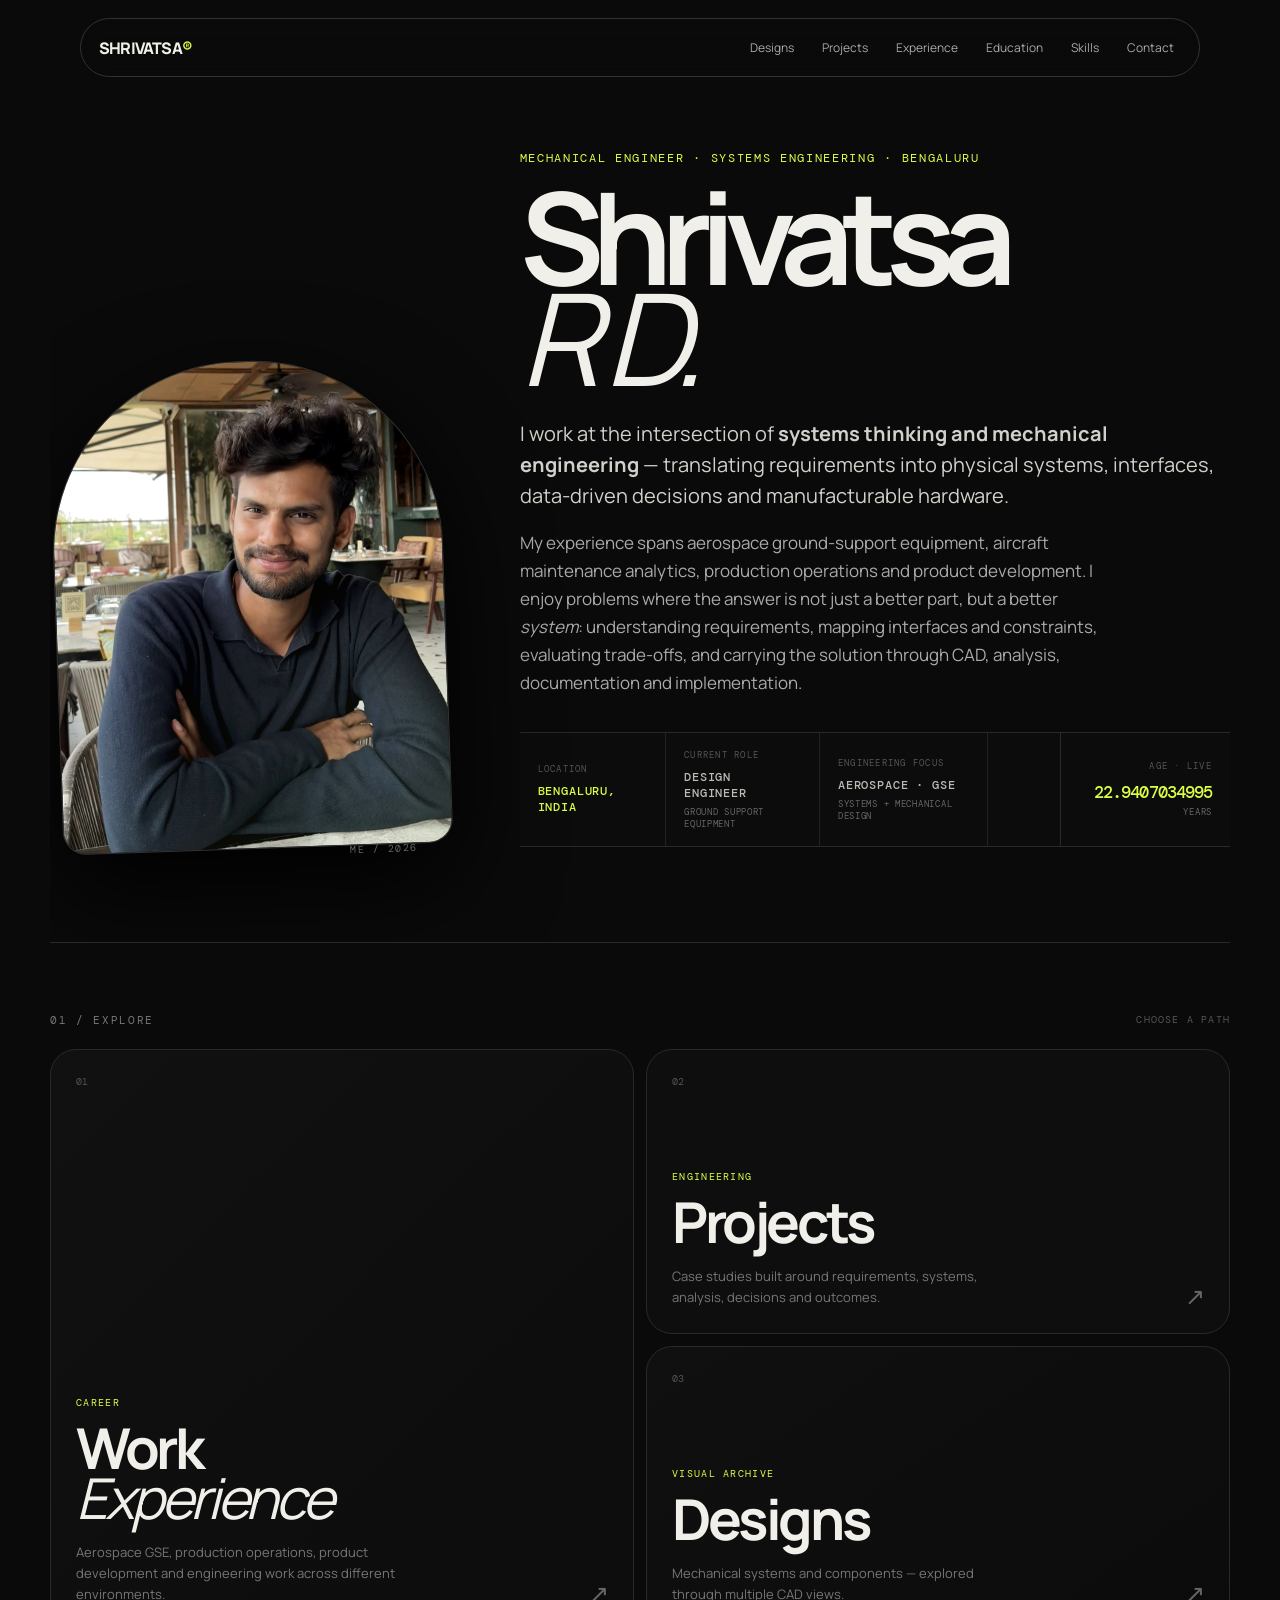
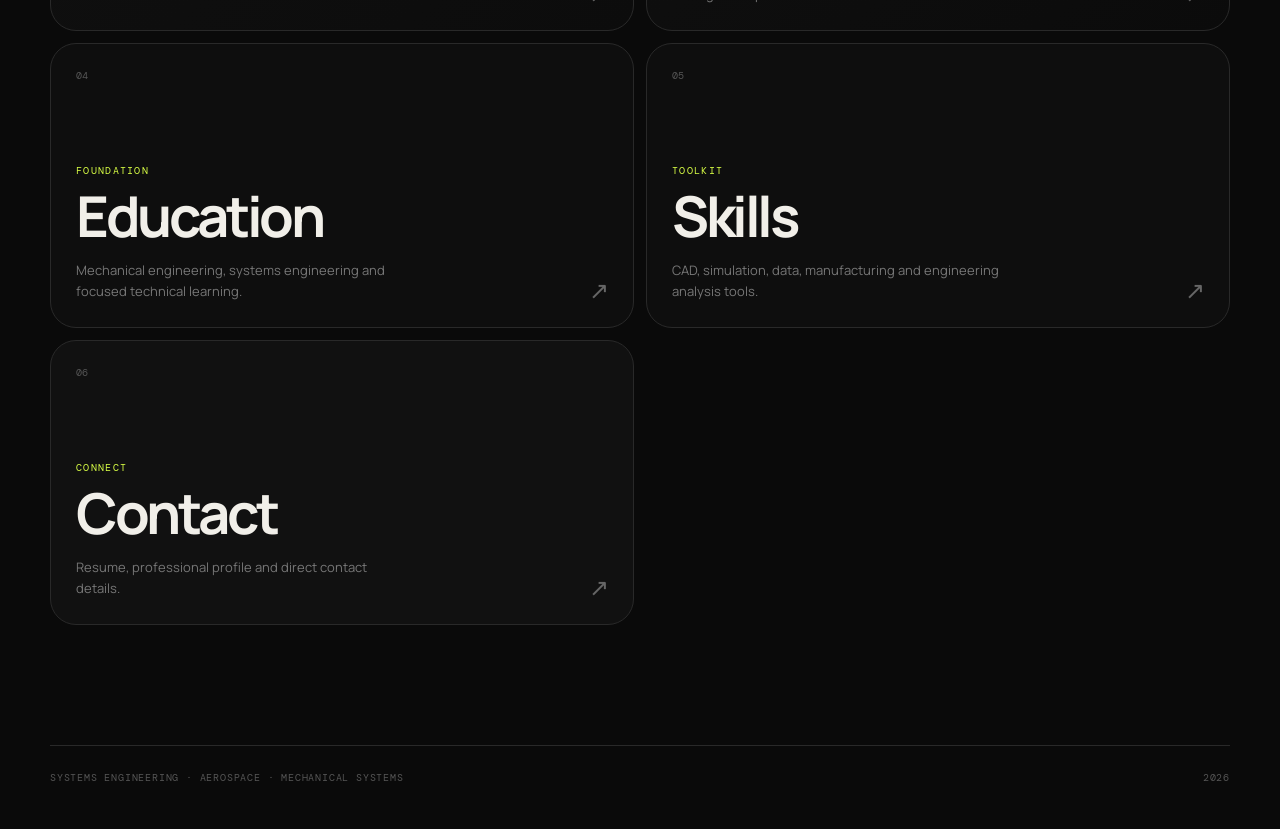
<file: index.html>
<!doctype html>
<html lang="en">
<head>
<meta charset="utf-8"><meta name="viewport" content="width=device-width,initial-scale=1">
<title>Shrivatsa R D — Systems Engineering & Mechanical Design</title>
<link rel="stylesheet" href="css/style.css">
<!-- Google tag (gtag.js) -->
<script async src="https://www.googletagmanager.com/gtag/js?id=G-2WK6SM6V4Y"></script>
<script>
  window.dataLayer = window.dataLayer || [];
  function gtag(){dataLayer.push(arguments);}
  gtag('js', new Date());

  gtag('config', 'G-2WK6SM6V4Y');
</script>
</head>
<body class="home-page">
<nav><a class="logo" href="index.html">SHRIVATSA<span>®</span></a><div class="links"><a href="designs.html">Designs</a><a href="projects.html">Projects</a><a href="experience.html">Experience</a><a href="education.html">Education</a><a href="skills.html">Skills</a><a href="contact.html">Contact</a></div></nav>
<main class="container home-hub">
<section class="home-intro">
  <div class="intro-visual"><div class="portrait-frame"><img src="assets/profile.jpg" alt="Shrivatsa R D"></div><span class="portrait-note">ME / 2026</span></div>
  <div class="intro-copy">
    <div class="kicker">Mechanical Engineer · Systems Engineering · Bengaluru</div>
    <h1>Shrivatsa<br><i>R D.</i></h1>
    <p class="intro-lead">I work at the intersection of <strong>systems thinking and mechanical engineering</strong> — translating requirements into physical systems, interfaces, data-driven decisions and manufacturable hardware.</p>
    <p class="intro-detail">My experience spans aerospace ground-support equipment, aircraft maintenance analytics, production operations and product development. I enjoy problems where the answer is not just a better part, but a better <em>system</em>: understanding requirements, mapping interfaces and constraints, evaluating trade-offs, and carrying the solution through CAD, analysis, documentation and implementation.</p>
    <div class="profile-snapshot">
  <div class="snapshot-item"><small>LOCATION</small><strong>BENGALURU, INDIA</strong></div>
  <div class="snapshot-item"><small>CURRENT ROLE</small><strong>DESIGN ENGINEER</strong><span>GROUND SUPPORT EQUIPMENT</span></div>
  <div class="snapshot-item"><small>ENGINEERING FOCUS</small><strong>AEROSPACE · GSE</strong><span>SYSTEMS + MECHANICAL DESIGN</span></div>
  <div class="snapshot-item age-readout"><small>AGE · LIVE</small><strong id="live-age">22.0000000000</strong><span>YEARS</span></div>
</div>
  </div>
</section>
<section class="hub-section">
  <div class="hub-heading"><span class="eyebrow">01 / Explore</span><span class="hub-caption">Choose a path</span></div>
  <div class="hub-grid">
    <a class="hub-card hub-card-large" href="experience.html"><span class="hub-index">01</span><div><span class="hub-label">Career</span><h2>Work<br><i>Experience</i></h2><p>Aerospace GSE, production operations, product development and engineering work across different environments.</p></div><span class="hub-arrow">↗</span></a>
    <a class="hub-card" href="projects.html"><span class="hub-index">02</span><div><span class="hub-label">Engineering</span><h2>Projects</h2><p>Case studies built around requirements, systems, analysis, decisions and outcomes.</p></div><span class="hub-arrow">↗</span></a>
    <a class="hub-card hub-design" href="designs.html"><span class="hub-index">03</span><div><span class="hub-label">Visual archive</span><h2>Designs</h2><p>Mechanical systems and components — explored through multiple CAD views.</p></div><span class="hub-arrow">↗</span></a>
    <a class="hub-card" href="education.html"><span class="hub-index">04</span><div><span class="hub-label">Foundation</span><h2>Education</h2><p>Mechanical engineering, systems engineering and focused technical learning.</p></div><span class="hub-arrow">↗</span></a>
    <a class="hub-card" href="skills.html"><span class="hub-index">05</span><div><span class="hub-label">Toolkit</span><h2>Skills</h2><p>CAD, simulation, data, manufacturing and engineering analysis tools.</p></div><span class="hub-arrow">↗</span></a>
    <a class="hub-card hub-contact" href="contact.html"><span class="hub-index">06</span><div><span class="hub-label">Connect</span><h2>Contact</h2><p>Resume, professional profile and direct contact details.</p></div><span class="hub-arrow">↗</span></a>
  </div>
</section>
<section class="home-end"><span>SYSTEMS ENGINEERING · AEROSPACE · MECHANICAL SYSTEMS</span><span>2026</span></section>
</main>
<script src="js/main.js"></script></body></html>
</file>
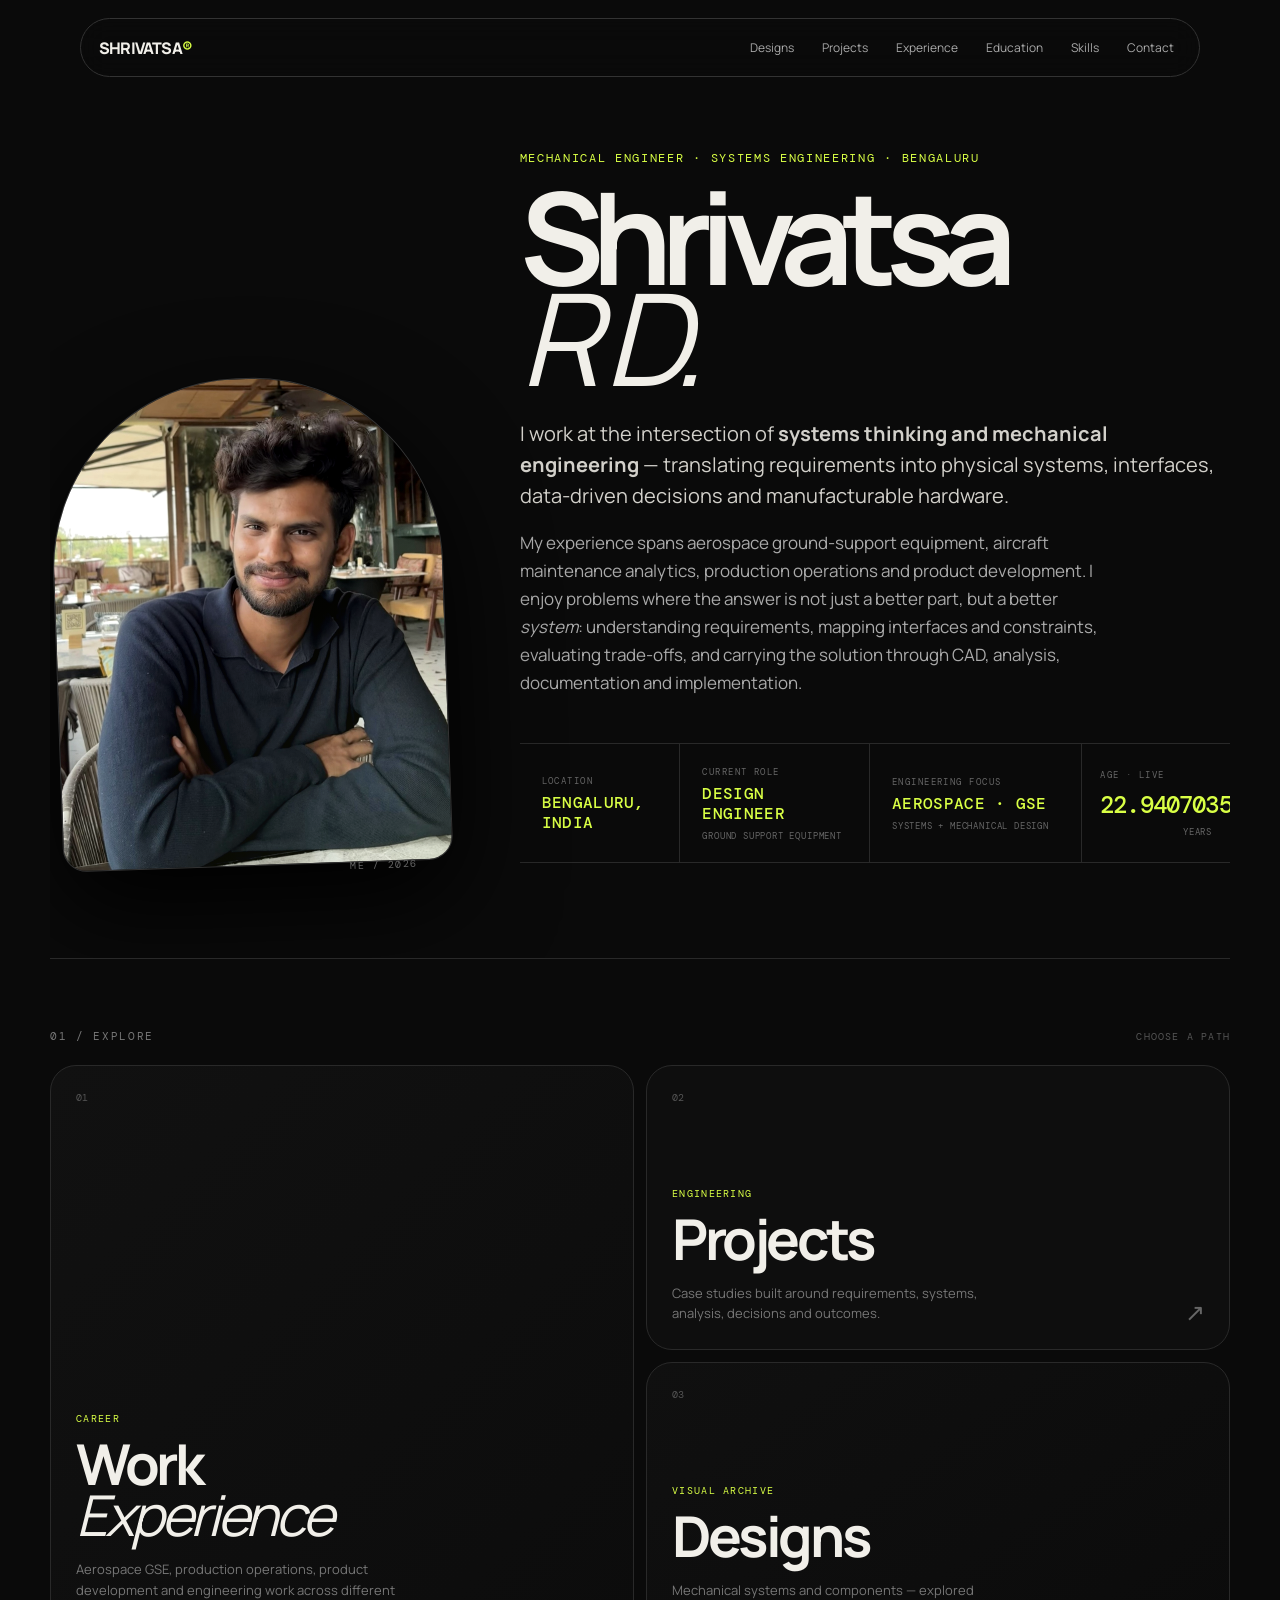
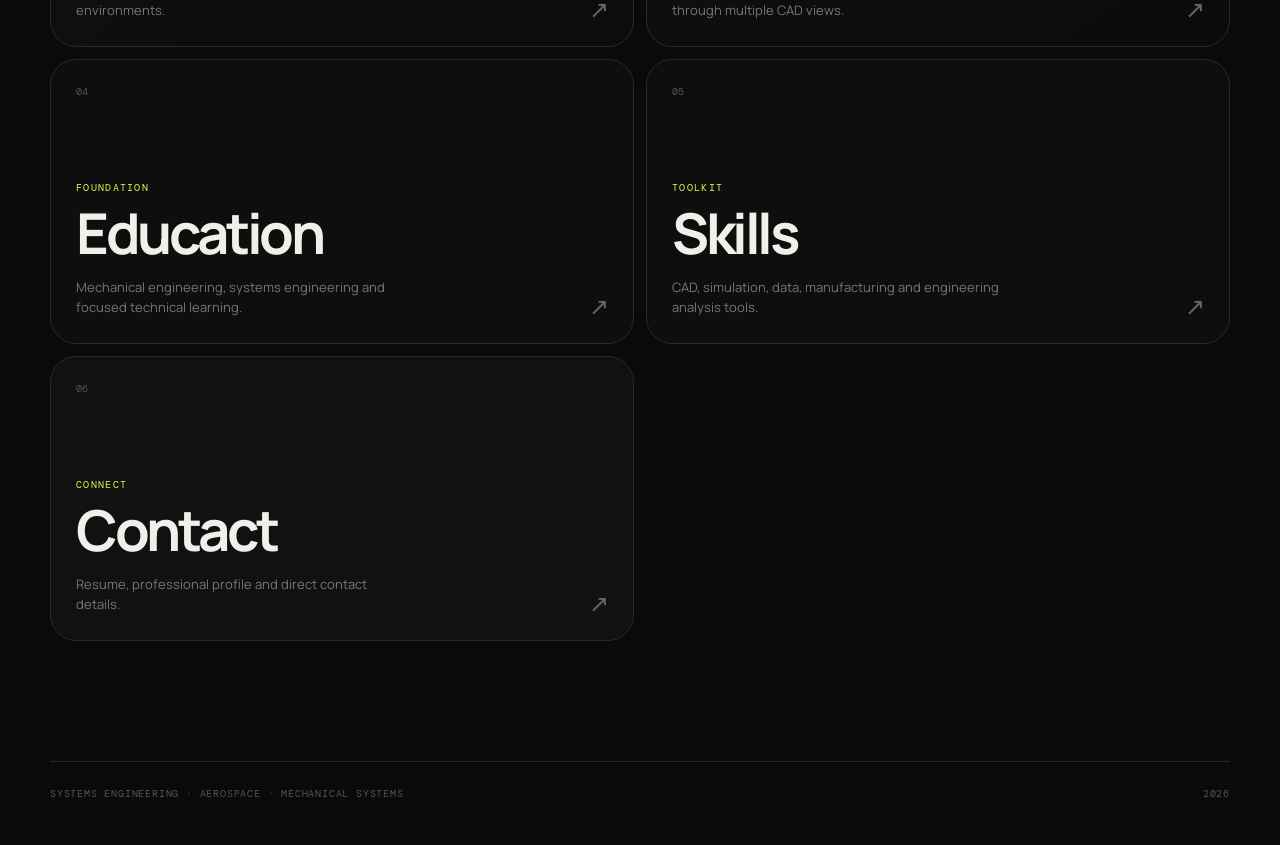
<file: shrivatsa_portfolio/index.html>
<!doctype html>
<html lang="en">
<head>
<meta charset="utf-8"><meta name="viewport" content="width=device-width,initial-scale=1">
<title>Shrivatsa R D — Systems Engineering & Mechanical Design</title>
<link rel="stylesheet" href="css/style.css">
</head>
<body class="home-page">
<nav><a class="logo" href="index.html">SHRIVATSA<span>®</span></a><div class="links"><a href="designs.html">Designs</a><a href="projects.html">Projects</a><a href="experience.html">Experience</a><a href="education.html">Education</a><a href="skills.html">Skills</a><a href="contact.html">Contact</a></div></nav>
<main class="container home-hub">
<section class="home-intro">
  <div class="intro-visual"><div class="portrait-frame"><img src="assets/profile.jpg" alt="Shrivatsa R D"></div><span class="portrait-note">ME / 2026</span></div>
  <div class="intro-copy">
    <div class="kicker">Mechanical Engineer · Systems Engineering · Bengaluru</div>
    <h1>Shrivatsa<br><i>R D.</i></h1>
    <p class="intro-lead">I work at the intersection of <strong>systems thinking and mechanical engineering</strong> — translating requirements into physical systems, interfaces, data-driven decisions and manufacturable hardware.</p>
    <p class="intro-detail">My experience spans aerospace ground-support equipment, aircraft maintenance analytics, production operations and product development. I enjoy problems where the answer is not just a better part, but a better <em>system</em>: understanding requirements, mapping interfaces and constraints, evaluating trade-offs, and carrying the solution through CAD, analysis, documentation and implementation.</p>
    <div class="profile-snapshot">
  <div class="snapshot-item"><small>LOCATION</small><strong>BENGALURU, INDIA</strong></div>
  <div class="snapshot-item"><small>CURRENT ROLE</small><strong>DESIGN ENGINEER</strong><span>GROUND SUPPORT EQUIPMENT</span></div>
  <div class="snapshot-item"><small>ENGINEERING FOCUS</small><strong>AEROSPACE · GSE</strong><span>SYSTEMS + MECHANICAL DESIGN</span></div>
  <div class="snapshot-item age-readout"><small>AGE · LIVE</small><strong id="live-age">22.0000000000</strong><span>YEARS</span></div>
</div>
  </div>
</section>
<section class="hub-section">
  <div class="hub-heading"><span class="eyebrow">01 / Explore</span><span class="hub-caption">Choose a path</span></div>
  <div class="hub-grid">
    <a class="hub-card hub-card-large" href="experience.html"><span class="hub-index">01</span><div><span class="hub-label">Career</span><h2>Work<br><i>Experience</i></h2><p>Aerospace GSE, production operations, product development and engineering work across different environments.</p></div><span class="hub-arrow">↗</span></a>
    <a class="hub-card" href="projects.html"><span class="hub-index">02</span><div><span class="hub-label">Engineering</span><h2>Projects</h2><p>Case studies built around requirements, systems, analysis, decisions and outcomes.</p></div><span class="hub-arrow">↗</span></a>
    <a class="hub-card hub-design" href="designs.html"><span class="hub-index">03</span><div><span class="hub-label">Visual archive</span><h2>Designs</h2><p>Mechanical systems and components — explored through multiple CAD views.</p></div><span class="hub-arrow">↗</span></a>
    <a class="hub-card" href="education.html"><span class="hub-index">04</span><div><span class="hub-label">Foundation</span><h2>Education</h2><p>Mechanical engineering, systems engineering and focused technical learning.</p></div><span class="hub-arrow">↗</span></a>
    <a class="hub-card" href="skills.html"><span class="hub-index">05</span><div><span class="hub-label">Toolkit</span><h2>Skills</h2><p>CAD, simulation, data, manufacturing and engineering analysis tools.</p></div><span class="hub-arrow">↗</span></a>
    <a class="hub-card hub-contact" href="contact.html"><span class="hub-index">06</span><div><span class="hub-label">Connect</span><h2>Contact</h2><p>Resume, professional profile and direct contact details.</p></div><span class="hub-arrow">↗</span></a>
  </div>
</section>
<section class="home-end"><span>SYSTEMS ENGINEERING · AEROSPACE · MECHANICAL SYSTEMS</span><span>2026</span></section>
</main>
<script src="js/main.js"></script></body></html>
</file>
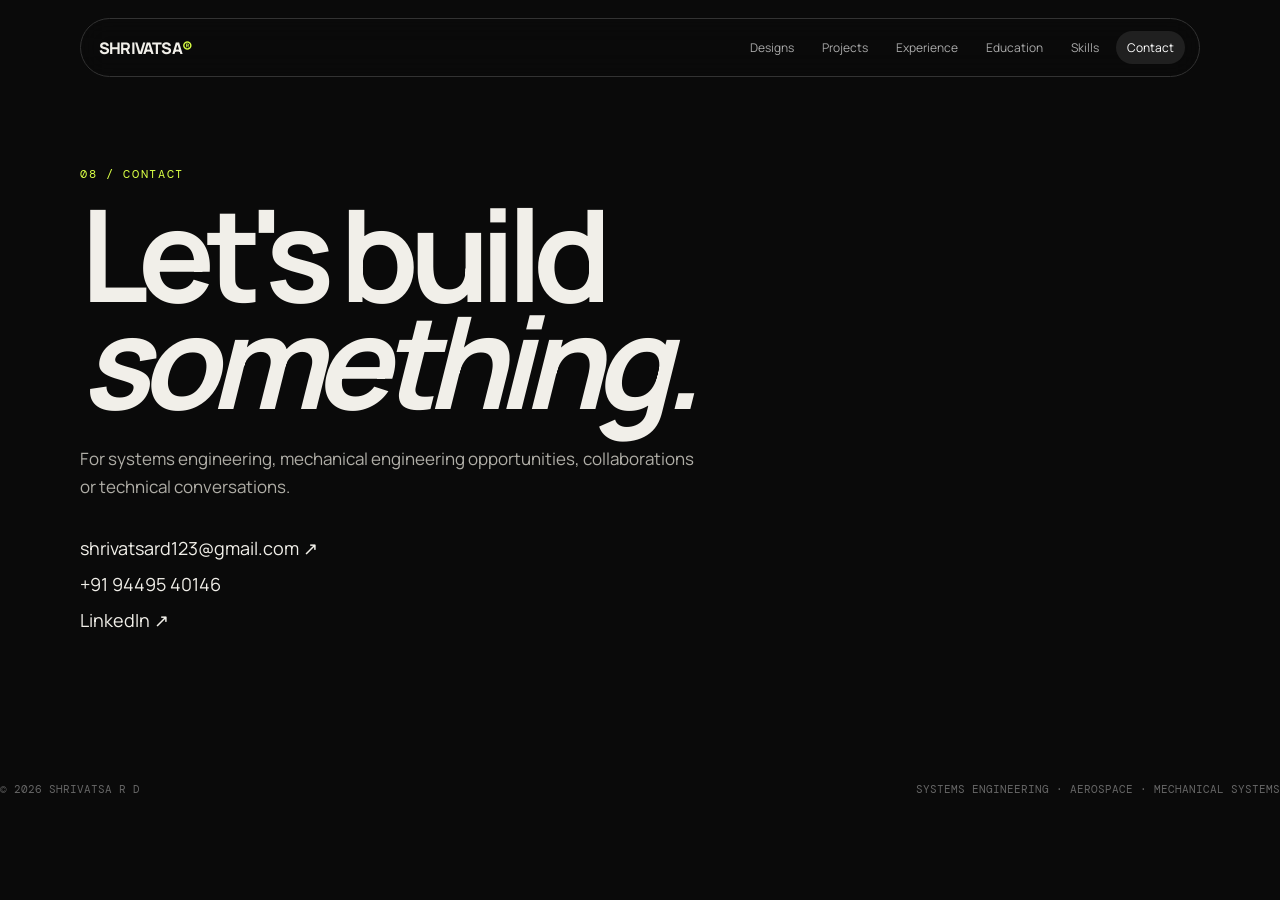
<file: contact.html>
<!doctype html><html><head><meta charset="utf-8"><meta name="viewport" content="width=device-width,initial-scale=1"><title>Contact — Shrivatsa R D</title><link rel="stylesheet" href="css/style.css"><!-- Google tag (gtag.js) -->
<script async src="https://www.googletagmanager.com/gtag/js?id=G-2WK6SM6V4Y"></script>
<script>
  window.dataLayer = window.dataLayer || [];
  function gtag(){dataLayer.push(arguments);}
  gtag('js', new Date());

  gtag('config', 'G-2WK6SM6V4Y');
</script>
</head><body><nav><a class="logo" href="index.html">SHRIVATSA<span>®</span></a><div class="links"><a href="designs.html">Designs</a><a href="projects.html">Projects</a><a href="experience.html">Experience</a><a href="education.html">Education</a><a href="skills.html">Skills</a><a href="contact.html">Contact</a></div></nav><main class="container"><section class="hero" style="min-height:78vh"><div><div class="kicker">08 / Contact</div><h1>Let's build<br><i>something.</i></h1><p>For systems engineering, mechanical engineering opportunities, collaborations or technical conversations.</p><div style="margin-top:35px;display:grid;gap:12px;font-size:18px"><a href="mailto:shrivatsard123@gmail.com">shrivatsard123@gmail.com ↗</a><a href="tel:+919449540146">+91 94495 40146</a><a href="https://www.linkedin.com/in/shrivatsa-rd-83b68a23a/" target="_blank">LinkedIn ↗</a></div></div></section></main><footer><span>© 2026 SHRIVATSA R D</span><span>SYSTEMS ENGINEERING · AEROSPACE · MECHANICAL SYSTEMS</span></footer><script src="js/main.js"></script></body></html>
</file>
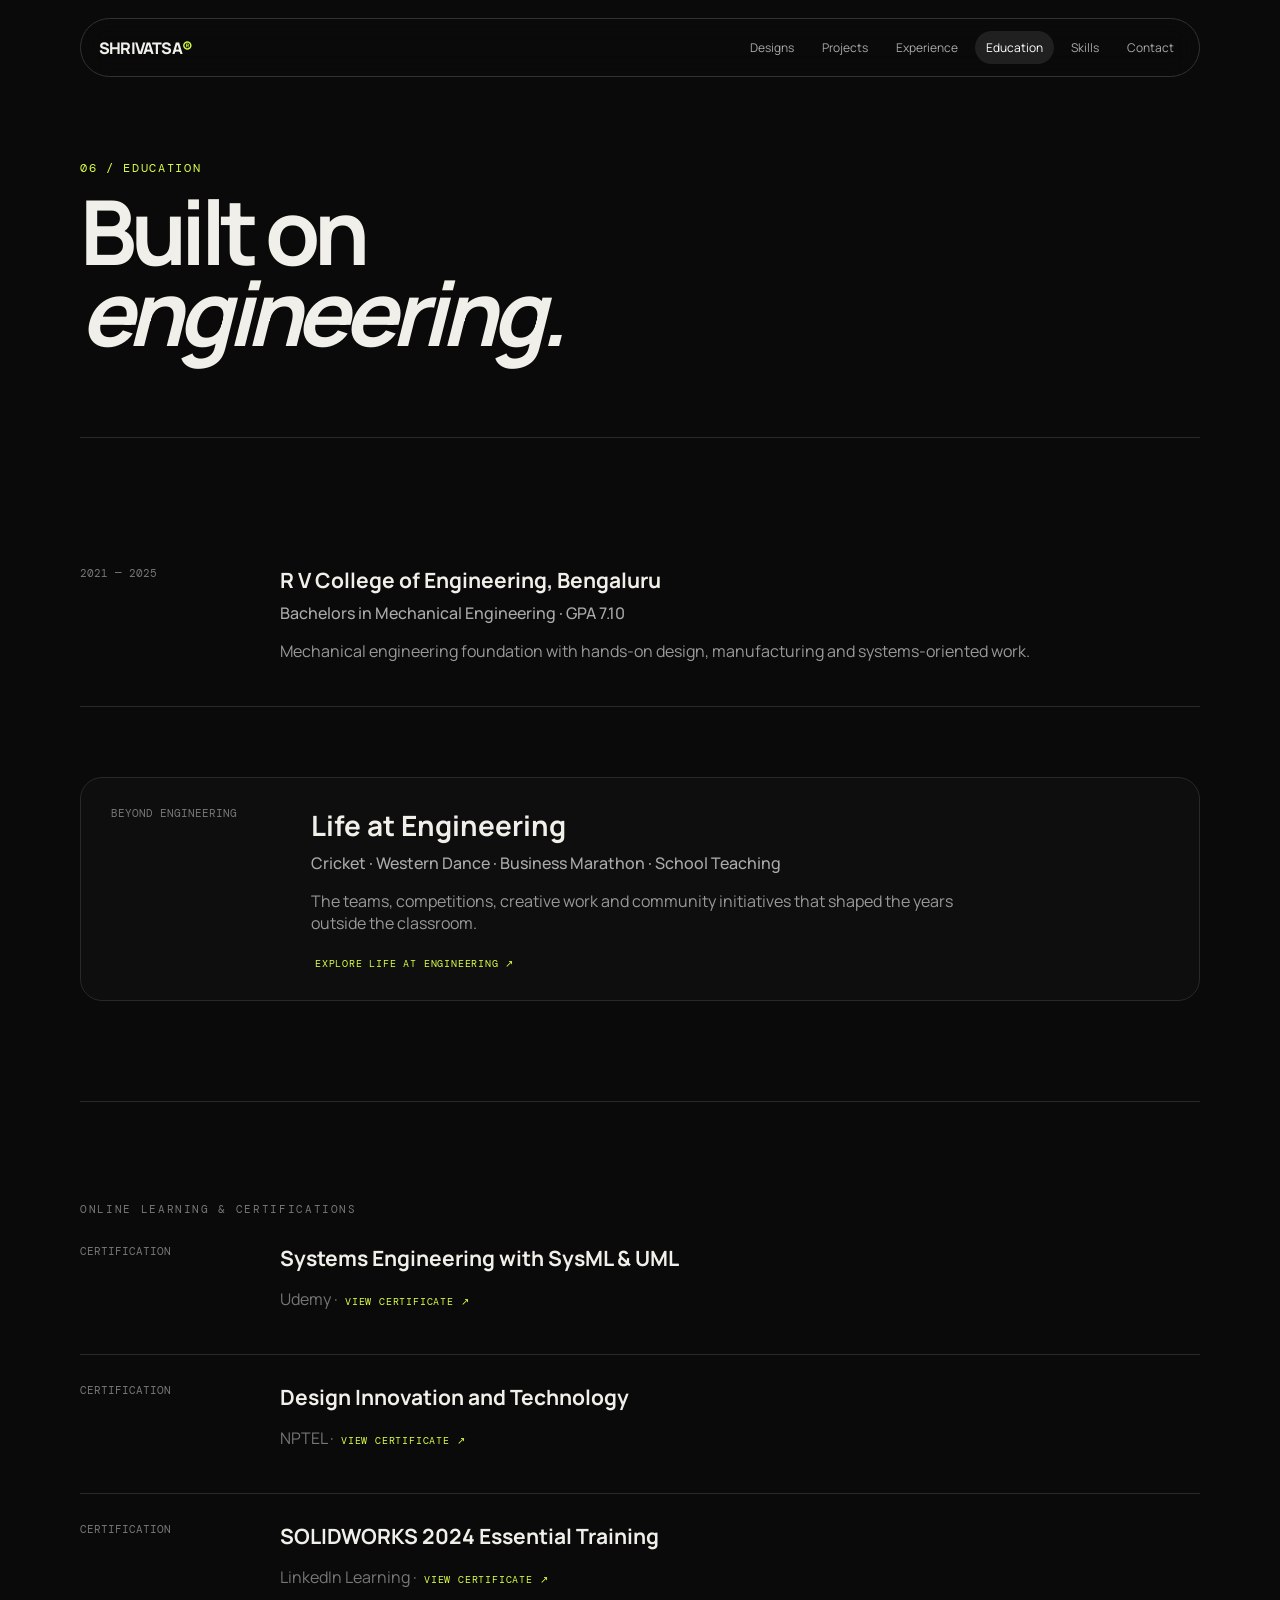
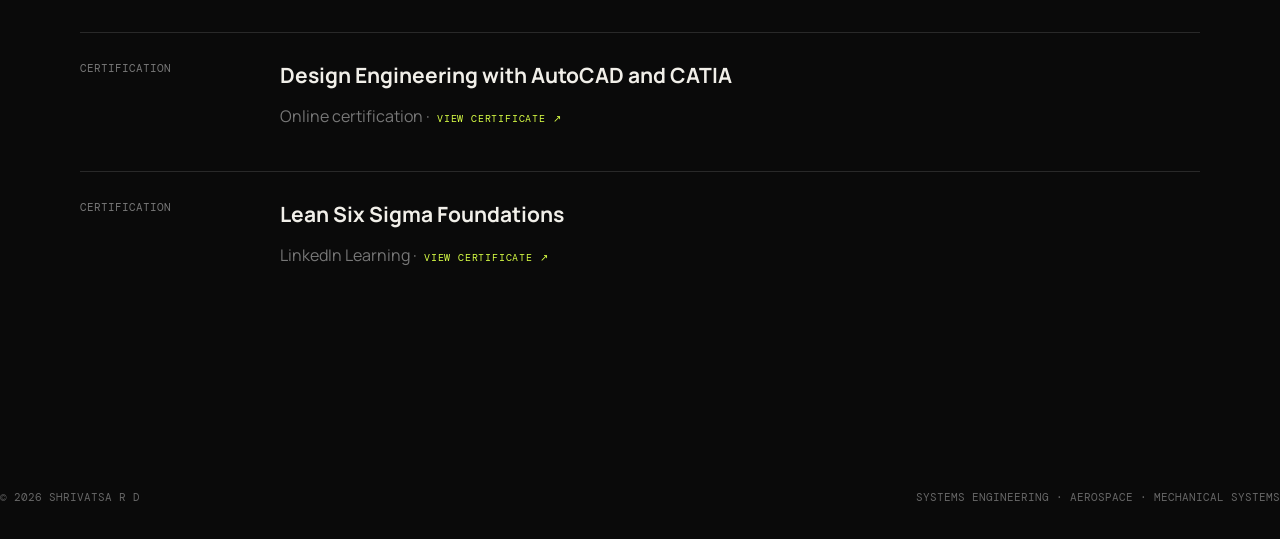
<file: education.html>
<!doctype html><html><head><meta charset="utf-8"><meta name="viewport" content="width=device-width,initial-scale=1"><title>Education — Shrivatsa R D</title><link rel="stylesheet" href="css/style.css"><!-- Google tag (gtag.js) -->
<script async src="https://www.googletagmanager.com/gtag/js?id=G-2WK6SM6V4Y"></script>
<script>
  window.dataLayer = window.dataLayer || [];
  function gtag(){dataLayer.push(arguments);}
  gtag('js', new Date());

  gtag('config', 'G-2WK6SM6V4Y');
</script>
</head><body><nav><a class="logo" href="index.html">SHRIVATSA<span>®</span></a><div class="links"><a href="designs.html">Designs</a><a href="projects.html">Projects</a><a href="experience.html">Experience</a><a href="education.html">Education</a><a href="skills.html">Skills</a><a href="contact.html">Contact</a></div></nav><main class="container"><section class="project-hero"><div class="kicker">06 / Education</div><h1>Built on<br><i>engineering.</i></h1></section><section class="section"><div class="row"><div class="date">2021 — 2025</div><div><h3>R V College of Engineering, Bengaluru</h3><h4>Bachelors in Mechanical Engineering · GPA 7.10</h4><p style="color:#999">Mechanical engineering foundation with hands-on design, manufacturing and systems-oriented work.</p></div></div><section class="section life-entry"><div class="row"><div class="date">BEYOND ENGINEERING</div><div><h3>Life at Engineering</h3><h4>Cricket · Western Dance · Business Marathon · School Teaching</h4><p style="color:#999;max-width:650px">The teams, competitions, creative work and community initiatives that shaped the years outside the classroom.</p><a class="cert-link" href="life-at-engineering.html">Explore life at engineering ↗</a></div></div></section><div class="section" style="padding-bottom:0"><div class="eyebrow">Online learning & certifications</div><div class="list">
<div class="row"><div class="date">CERTIFICATION</div><div><h3>Systems Engineering with SysML & UML</h3><p style="color:#777">Udemy · <a class="cert-link" href="https://www.udemy.com/certificate/UC-9735fd59-2414-4175-a540-50c0f425947c/" target="_blank" rel="noopener">View certificate ↗</a></p></div></div>
<div class="row"><div class="date">CERTIFICATION</div><div><h3>Design Innovation and Technology</h3><p style="color:#777">NPTEL · <a class="cert-link" href="https://drive.google.com/file/d/1xOwjGpIaszT18h_-NHkvuiLv0QsMubot/view?usp=drive_link" target="_blank" rel="noopener">View certificate ↗</a></p></div></div>
<div class="row"><div class="date">CERTIFICATION</div><div><h3>SOLIDWORKS 2024 Essential Training</h3><p style="color:#777">LinkedIn Learning · <a class="cert-link" href="https://www.linkedin.com/learning/certificates/dde20ecbd8032140b10198b565cb9cc7d2b493715646c31774bafe84c3a9ff22" target="_blank" rel="noopener">View certificate ↗</a></p></div></div>
<div class="row"><div class="date">CERTIFICATION</div><div><h3>Design Engineering with AutoCAD and CATIA</h3><p style="color:#777">Online certification · <a class="cert-link" href="https://drive.google.com/file/d/1v1W6o53NtrwEz66AQEwPOGLpoz7B3Tnu/view?usp=sharing" target="_blank" rel="noopener">View certificate ↗</a></p></div></div>
<div class="row"><div class="date">CERTIFICATION</div><div><h3>Lean Six Sigma Foundations</h3><p style="color:#777">LinkedIn Learning · <a class="cert-link" href="https://www.linkedin.com/learning/certificates/67795e19f84803f90080f3d9d44276b224f7b7422f9c63f9523cf3132c374193?trk=share_certificate" target="_blank" rel="noopener">View certificate ↗</a></p></div></div>
</div></div></section></main><footer><span>© 2026 SHRIVATSA R D</span><span>SYSTEMS ENGINEERING · AEROSPACE · MECHANICAL SYSTEMS</span></footer><script src="js/main.js"></script></body></html>
</file>
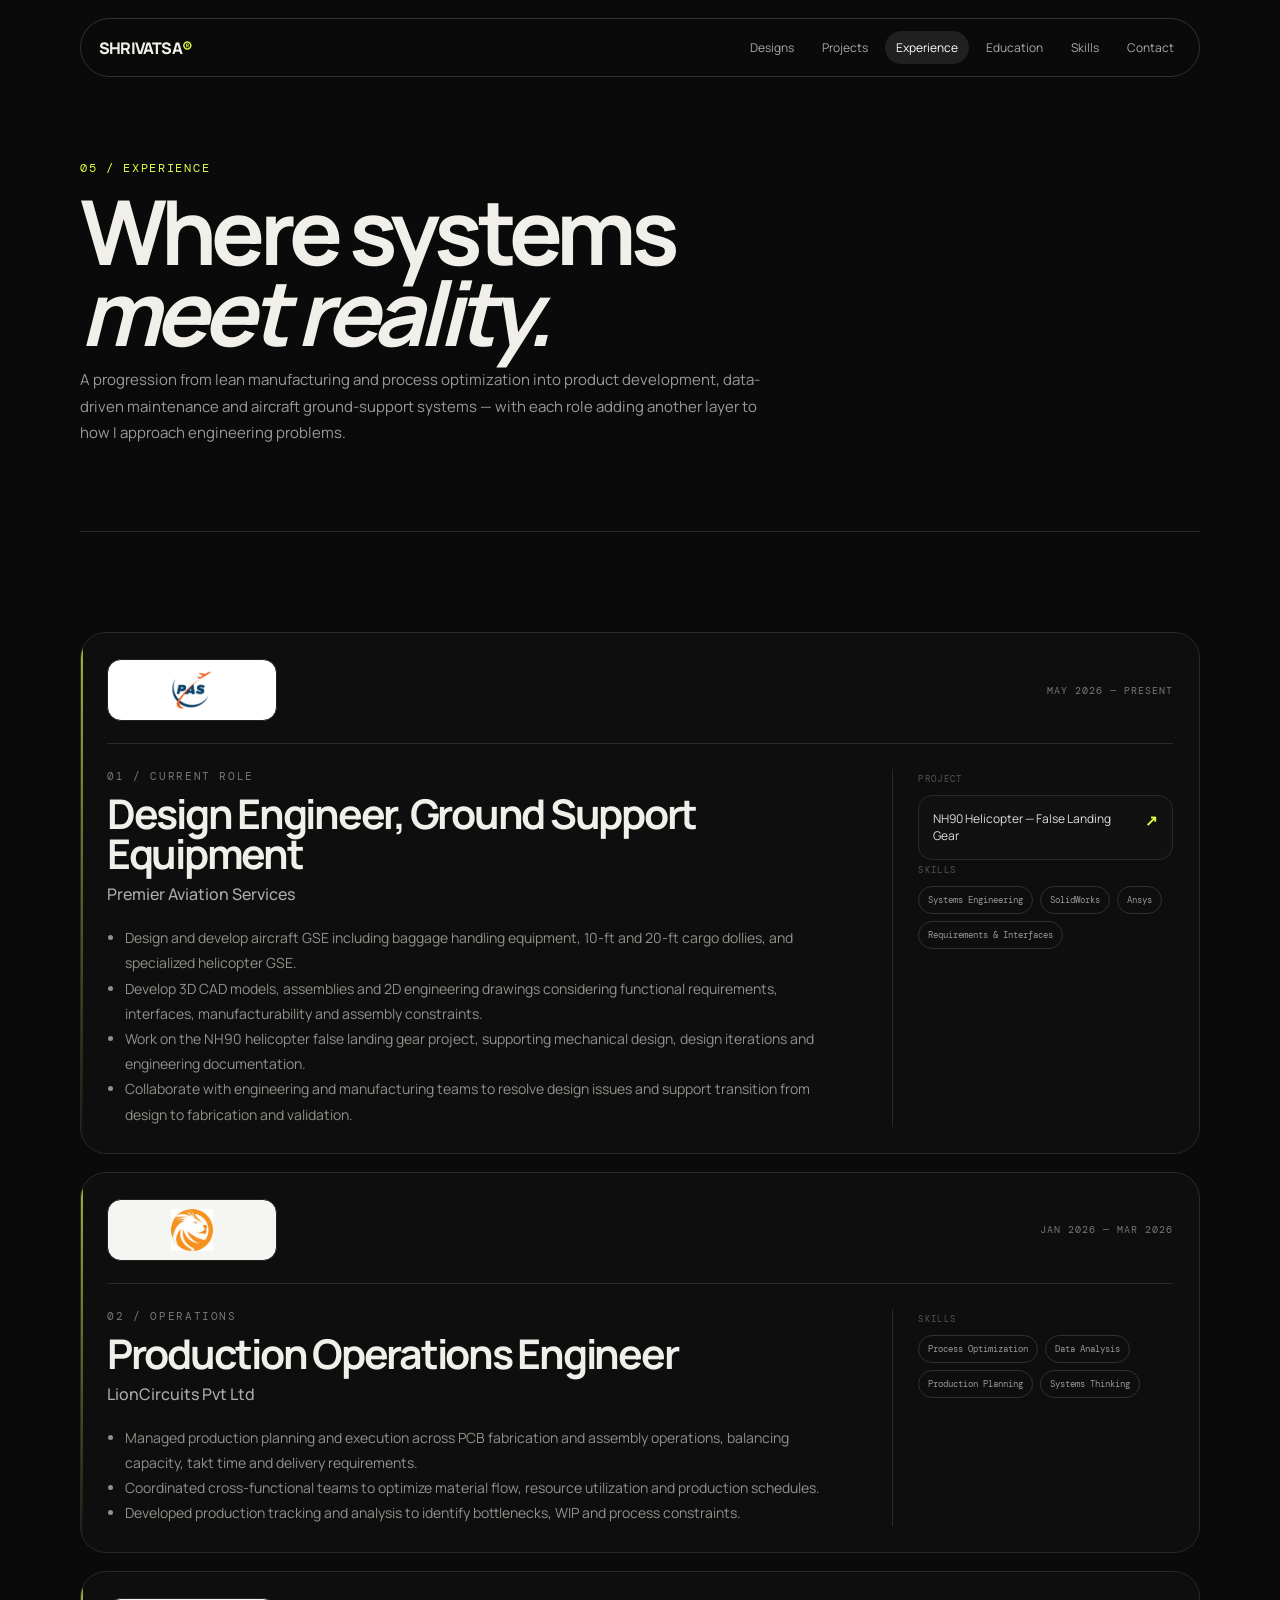
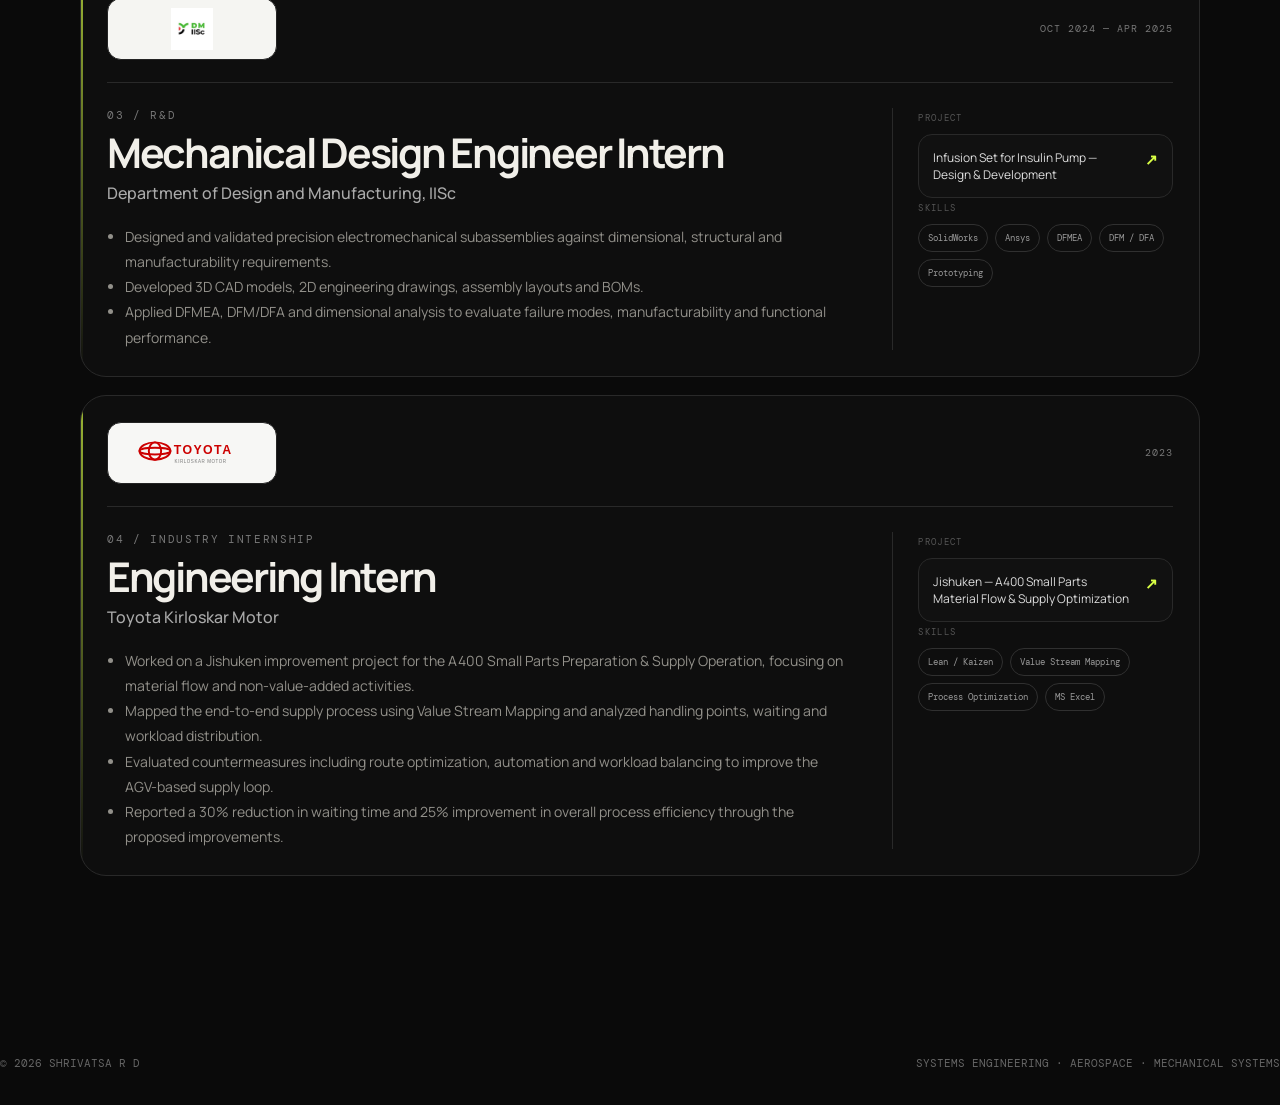
<file: experience.html>
<!doctype html><html><head><meta charset="utf-8"><meta name="viewport" content="width=device-width,initial-scale=1"><title>Experience — Shrivatsa R D</title><link rel="stylesheet" href="css/style.css"><!-- Google tag (gtag.js) -->
<script async src="https://www.googletagmanager.com/gtag/js?id=G-2WK6SM6V4Y"></script>
<script>
  window.dataLayer = window.dataLayer || [];
  function gtag(){dataLayer.push(arguments);}
  gtag('js', new Date());

  gtag('config', 'G-2WK6SM6V4Y');
</script>
</head><body><nav><a class="logo" href="index.html">SHRIVATSA<span>®</span></a><div class="links"><a href="designs.html">Designs</a><a href="projects.html">Projects</a><a class="active" href="experience.html">Experience</a><a href="education.html">Education</a><a href="skills.html">Skills</a><a href="contact.html">Contact</a></div></nav><main class="container"><section class="project-hero"><div class="kicker">05 / Experience</div><h1>Where systems<br><i>meet reality.</i></h1><p class="page-intro">A progression from lean manufacturing and process optimization into product development, data-driven maintenance and aircraft ground-support systems — with each role adding another layer to how I approach engineering problems.</p></section><section class="section"><div class="experience-timeline">
<div class="experience-card"><div class="experience-head"><div class="company-logo pas-logo"><img src="assets/b4e991e8-fdeb-494c-8238-7fe8857ca13f.png" alt="Premier Aviation Services"></div><div class="date">MAY 2026 — PRESENT</div></div><div class="experience-main"><div><div class="eyebrow">01 / CURRENT ROLE</div><h2>Design Engineer, Ground Support Equipment</h2><h4>Premier Aviation Services</h4><ul><li>Design and develop aircraft GSE including baggage handling equipment, 10-ft and 20-ft cargo dollies, and specialized helicopter GSE.</li><li>Develop 3D CAD models, assemblies and 2D engineering drawings considering functional requirements, interfaces, manufacturability and assembly constraints.</li><li>Work on the NH90 helicopter false landing gear project, supporting mechanical design, design iterations and engineering documentation.</li><li>Collaborate with engineering and manufacturing teams to resolve design issues and support transition from design to fabrication and validation.</li></ul></div><div class="experience-links"><div class="link-label">PROJECT</div><a class="linked-project" href="project-nh90.html"><span>NH90 Helicopter — False Landing Gear</span><b>↗</b></a><div class="link-label">SKILLS</div><div class="linked-skills"><a href="skills.html#systems">Systems Engineering</a><a href="skills.html#cad">SolidWorks</a><a href="skills.html#analysis">Ansys</a><a href="skills.html#systems">Requirements & Interfaces</a></div></div></div></div>
<div class="experience-card"><div class="experience-head"><div class="company-logo"><img src="assets/lioncircuits_logo.jpg" alt="LionCircuits"></div><div class="date">JAN 2026 — MAR 2026</div></div><div class="experience-main"><div><div class="eyebrow">02 / OPERATIONS</div><h2>Production Operations Engineer</h2><h4>LionCircuits Pvt Ltd</h4><ul><li>Managed production planning and execution across PCB fabrication and assembly operations, balancing capacity, takt time and delivery requirements.</li><li>Coordinated cross-functional teams to optimize material flow, resource utilization and production schedules.</li><li>Developed production tracking and analysis to identify bottlenecks, WIP and process constraints.</li></ul></div><div class="experience-links"><div class="link-label">SKILLS</div><div class="linked-skills"><a href="skills.html#process">Process Optimization</a><a href="skills.html#data">Data Analysis</a><a href="skills.html#process">Production Planning</a><a href="skills.html#systems">Systems Thinking</a></div></div></div></div>
<div class="experience-card"><div class="experience-head"><div class="company-logo"><img src="assets/indian_institute_of_science_bangalore_logo.jpg" alt="Indian Institute of Science"></div><div class="date">OCT 2024 — APR 2025</div></div><div class="experience-main"><div><div class="eyebrow">03 / R&D</div><h2>Mechanical Design Engineer Intern</h2><h4>Department of Design and Manufacturing, IISc</h4><ul><li>Designed and validated precision electromechanical subassemblies against dimensional, structural and manufacturability requirements.</li><li>Developed 3D CAD models, 2D engineering drawings, assembly layouts and BOMs.</li><li>Applied DFMEA, DFM/DFA and dimensional analysis to evaluate failure modes, manufacturability and functional performance.</li></ul></div><div class="experience-links"><div class="link-label">PROJECT</div><a class="linked-project" href="project-infusion.html"><span>Infusion Set for Insulin Pump — Design & Development</span><b>↗</b></a><div class="link-label">SKILLS</div><div class="linked-skills"><a href="skills.html#cad">SolidWorks</a><a href="skills.html#analysis">Ansys</a><a href="skills.html#systems">DFMEA</a><a href="skills.html#process">DFM / DFA</a><a href="skills.html#prototyping">Prototyping</a></div></div></div></div>
<div class="experience-card"><div class="experience-head"><div class="company-logo toyota-logo"><img src="assets/toyota-logo.svg" alt="Toyota Kirloskar Motor"></div><div class="date">2023</div></div><div class="experience-main"><div><div class="eyebrow">04 / INDUSTRY INTERNSHIP</div><h2>Engineering Intern</h2><h4>Toyota Kirloskar Motor</h4><ul><li>Worked on a Jishuken improvement project for the A400 Small Parts Preparation & Supply Operation, focusing on material flow and non-value-added activities.</li><li>Mapped the end-to-end supply process using Value Stream Mapping and analyzed handling points, waiting and workload distribution.</li><li>Evaluated countermeasures including route optimization, automation and workload balancing to improve the AGV-based supply loop.</li><li>Reported a 30% reduction in waiting time and 25% improvement in overall process efficiency through the proposed improvements.</li></ul></div><div class="experience-links"><div class="link-label">PROJECT</div><a class="linked-project" href="project-jishuken.html"><span>Jishuken — A400 Small Parts Material Flow & Supply Optimization</span><b>↗</b></a><div class="link-label">SKILLS</div><div class="linked-skills"><a href="skills.html#process">Lean / Kaizen</a><a href="skills.html#process">Value Stream Mapping</a><a href="skills.html#process">Process Optimization</a><a href="skills.html#data">MS Excel</a></div></div></div></div>
</div></section></main><footer><span>© 2026 SHRIVATSA R D</span><span>SYSTEMS ENGINEERING · AEROSPACE · MECHANICAL SYSTEMS</span></footer><script src="js/main.js"></script></body></html>
</file>
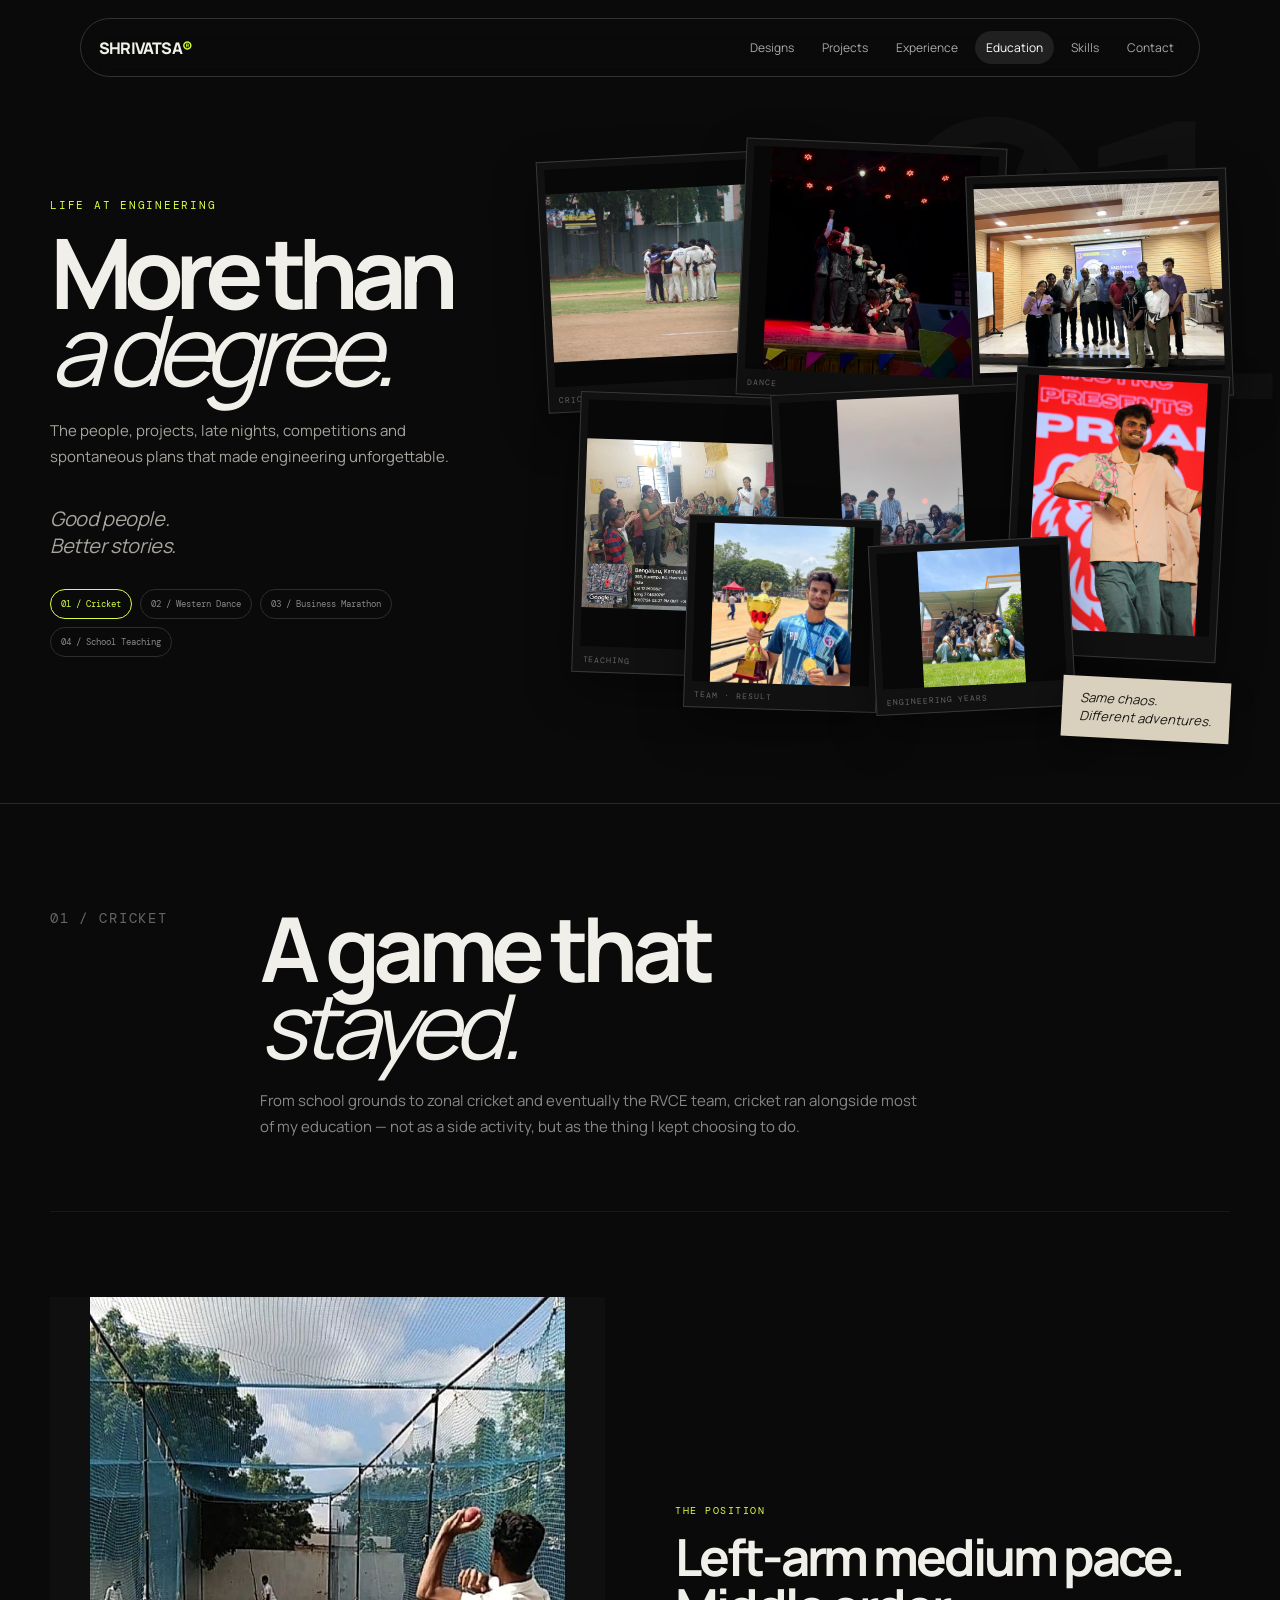
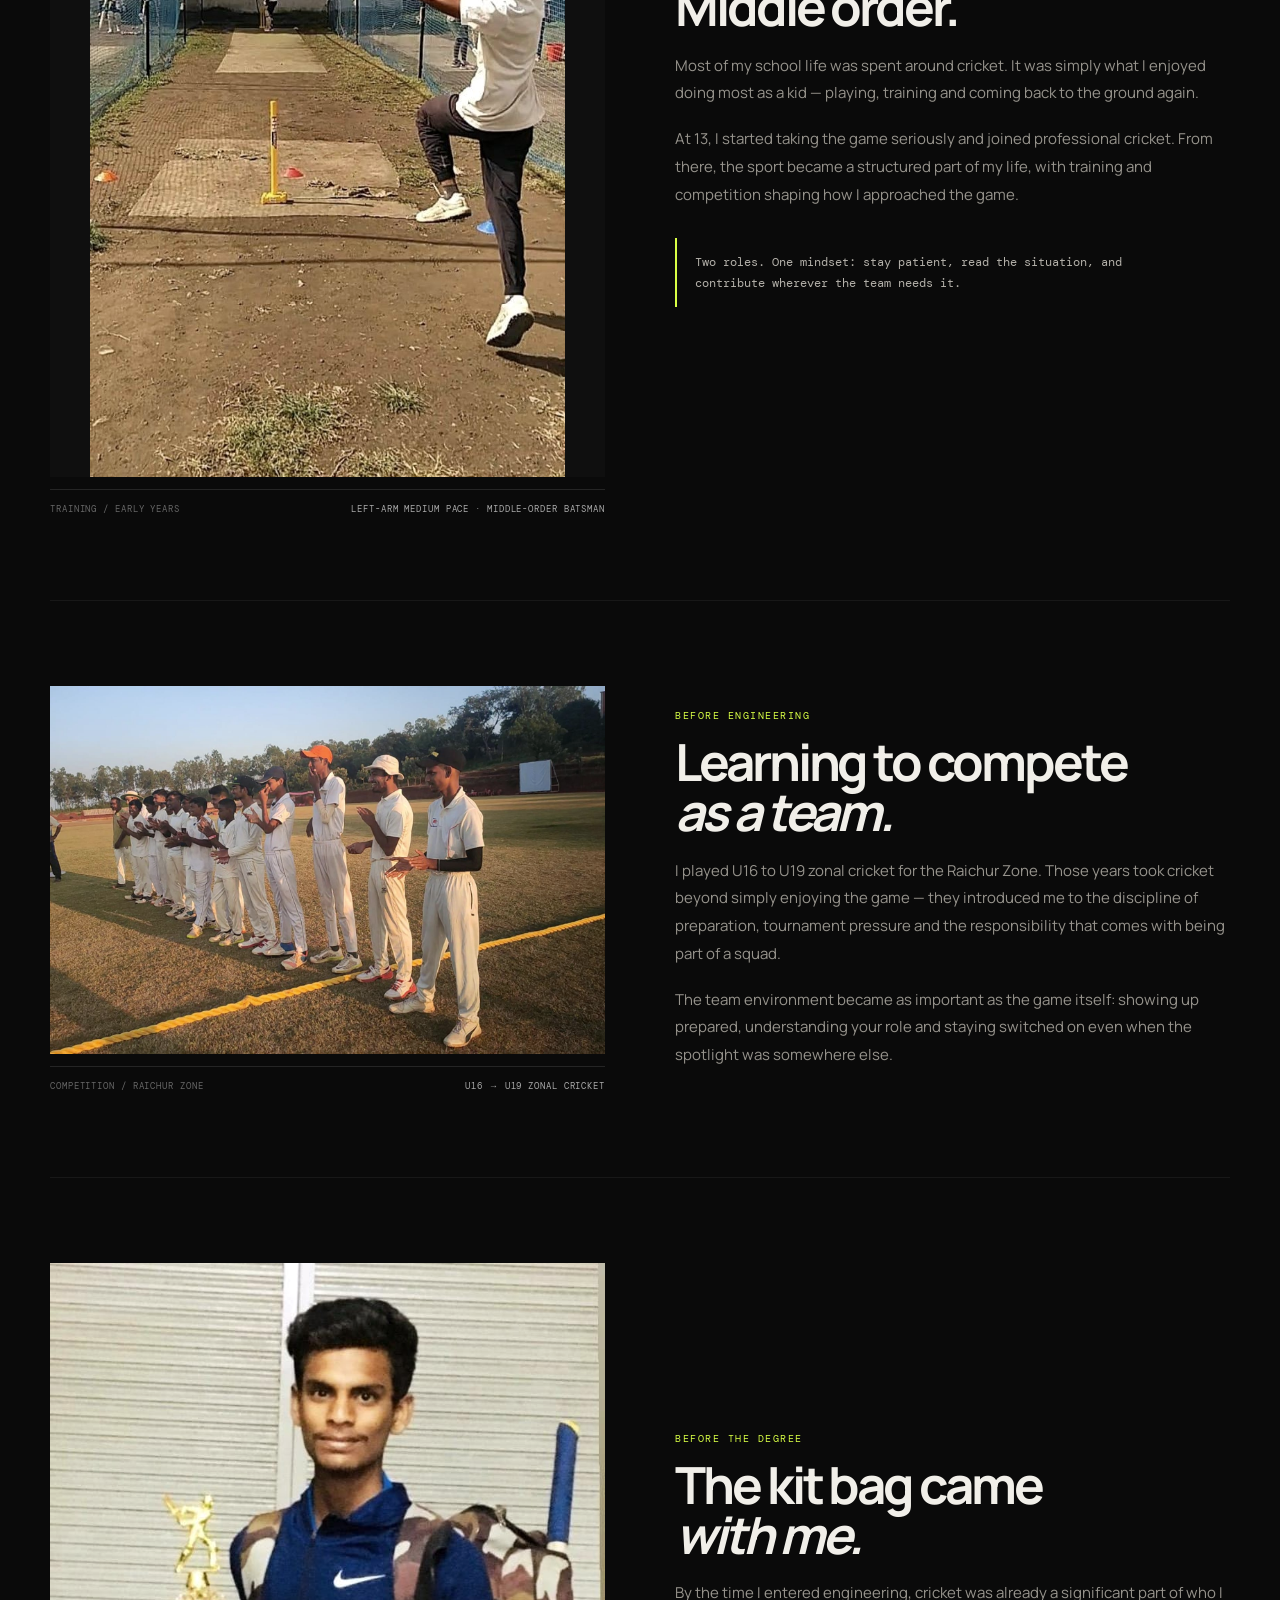
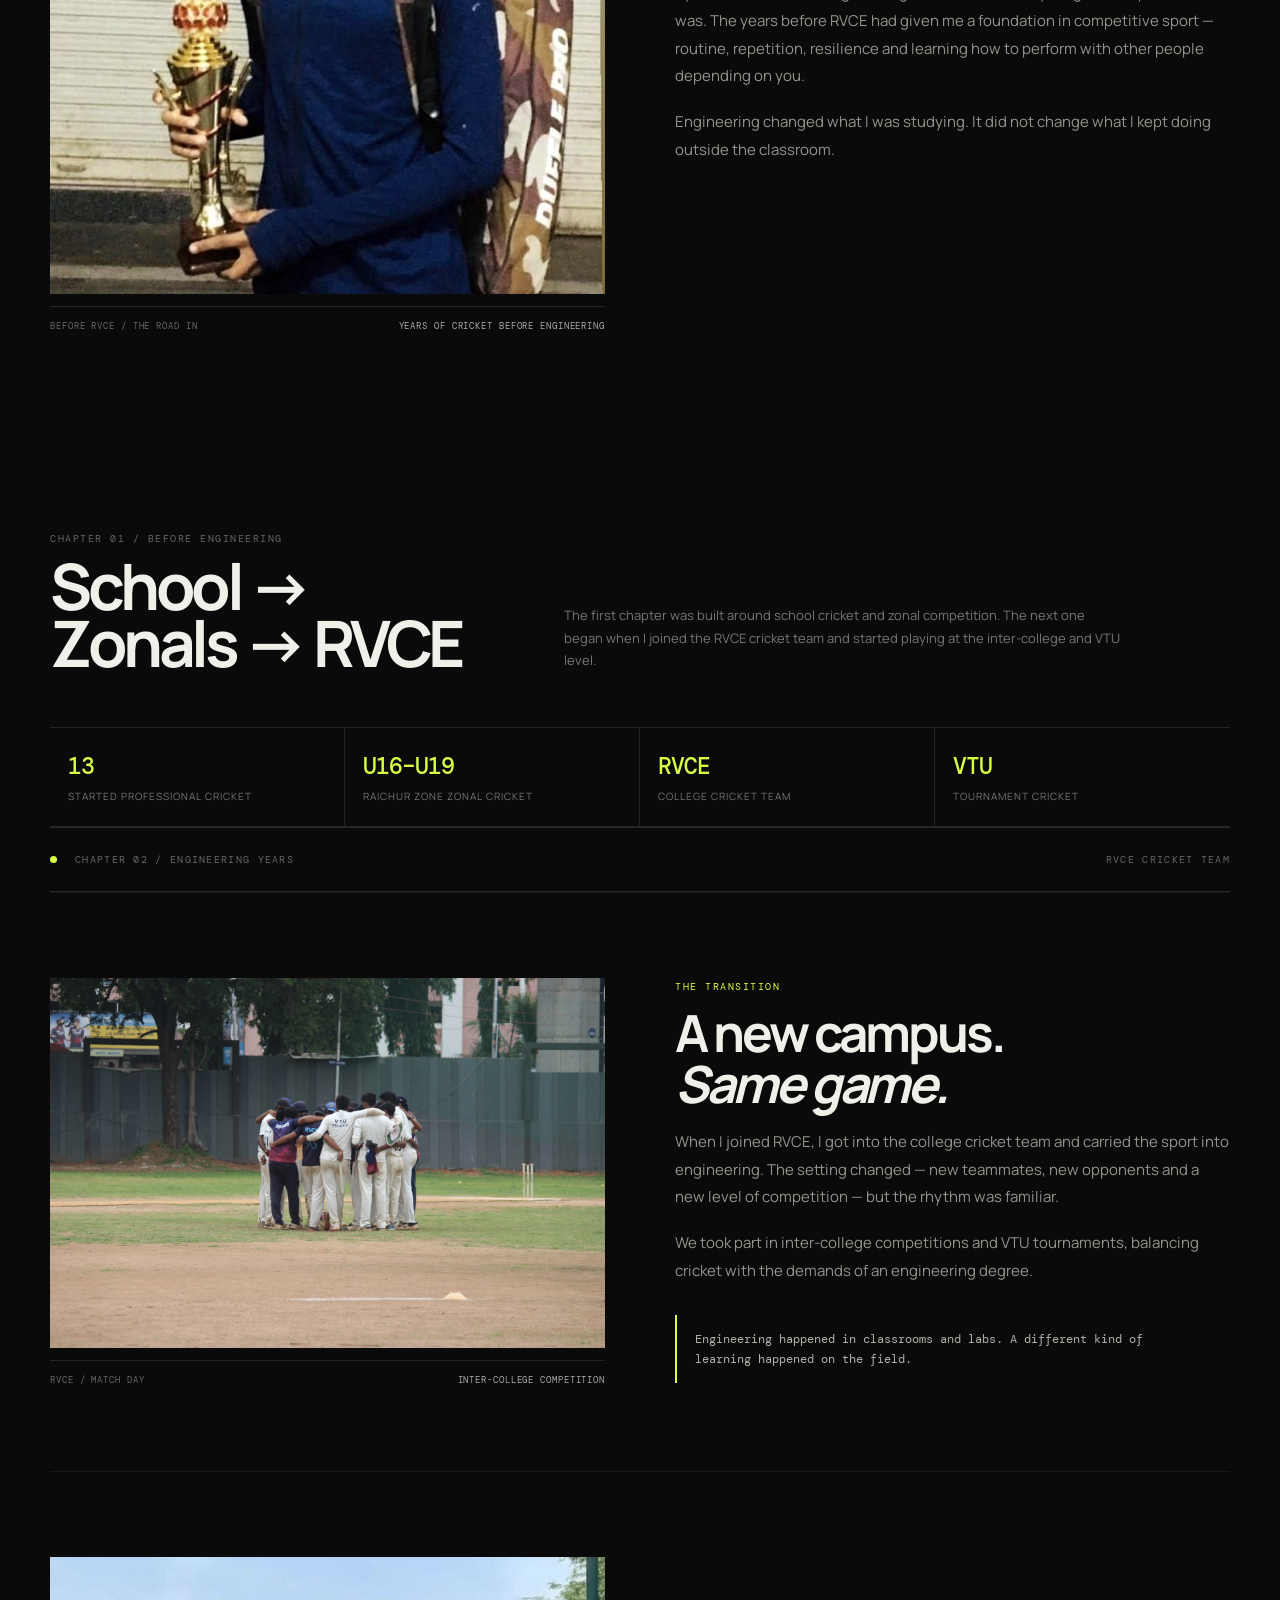
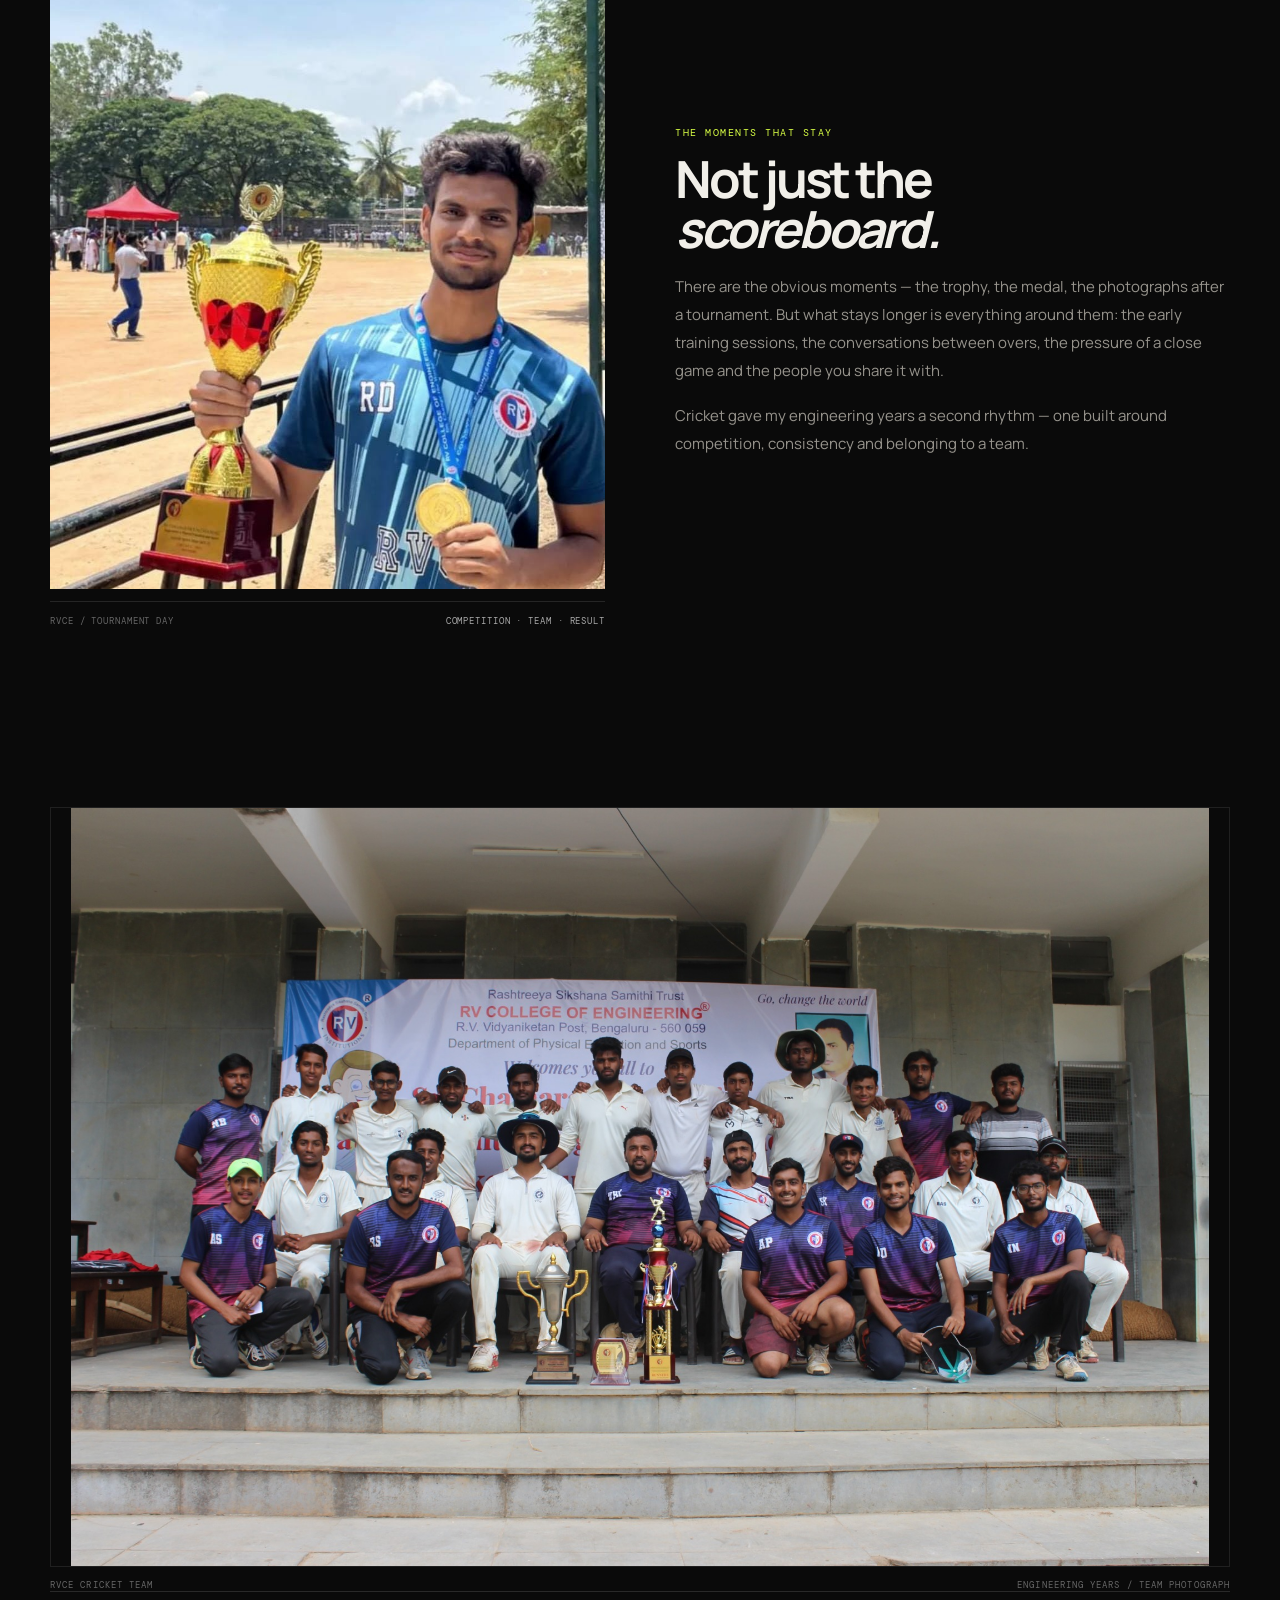
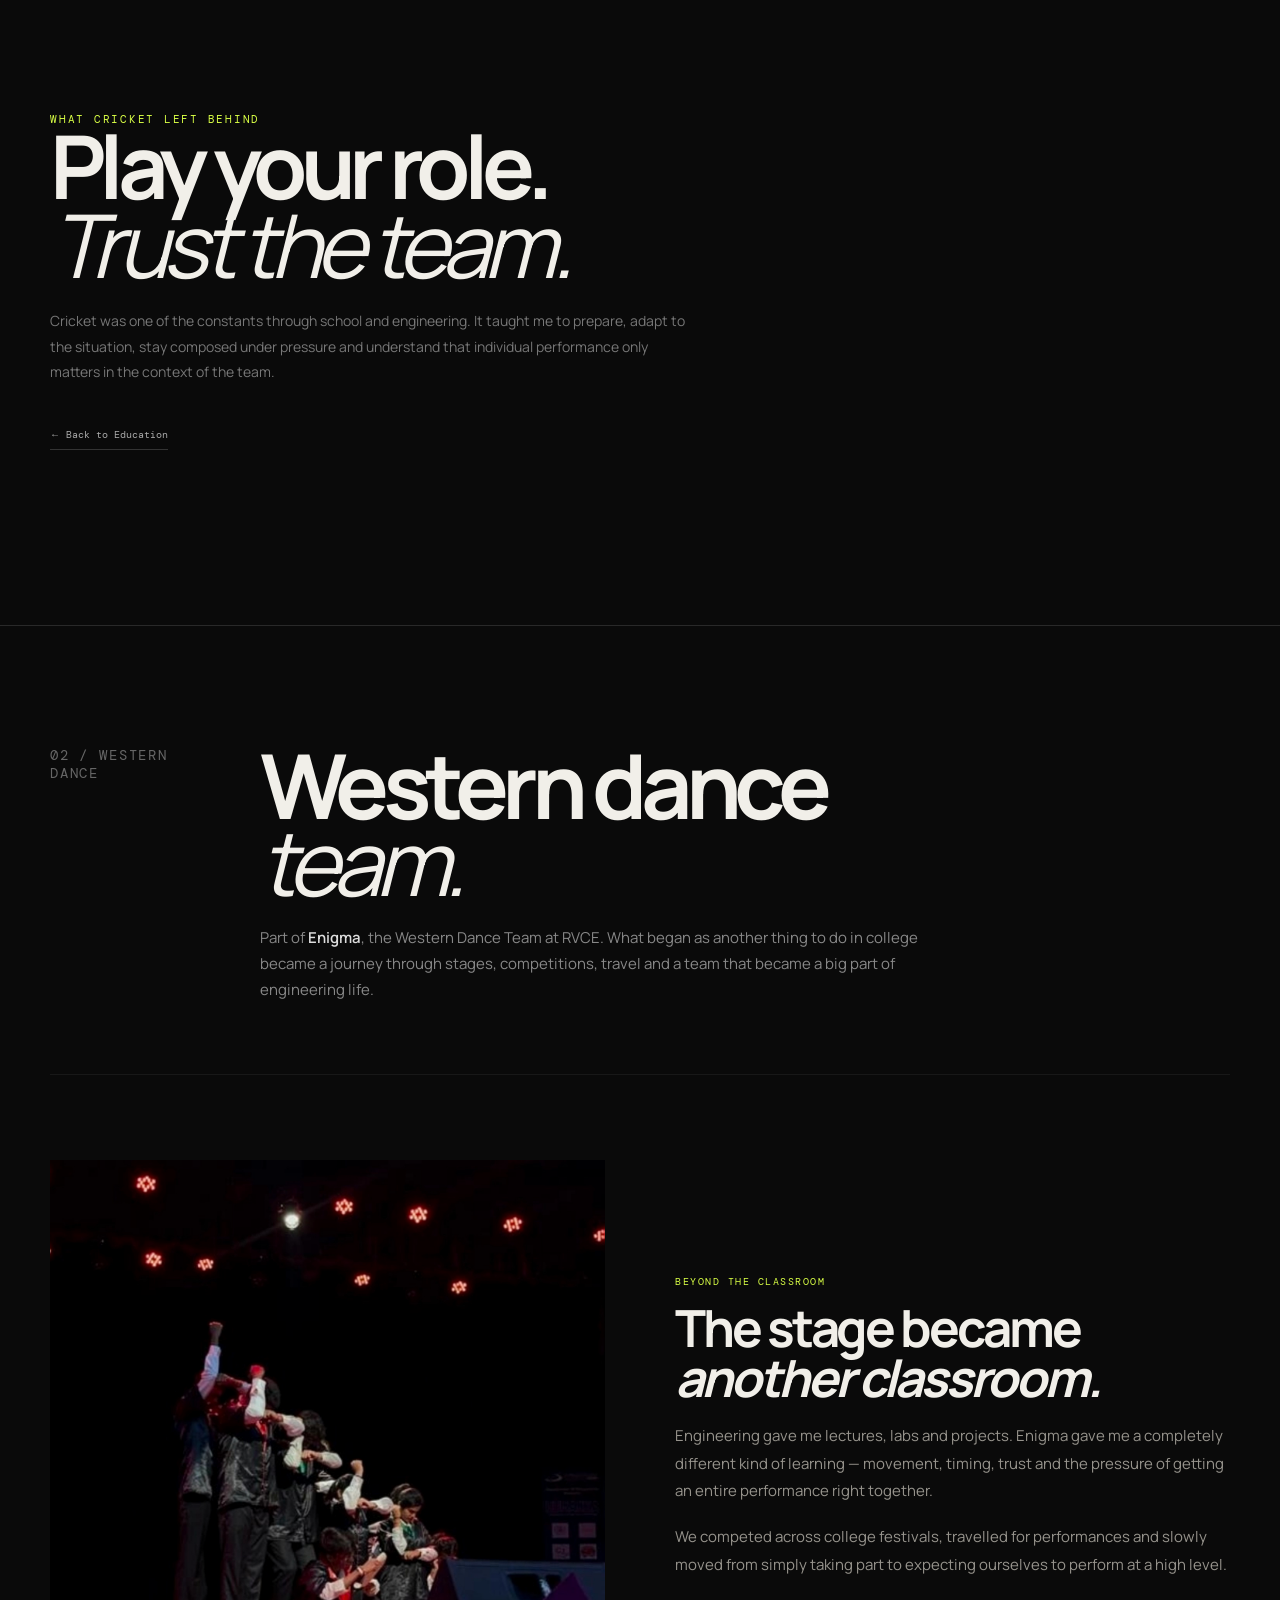
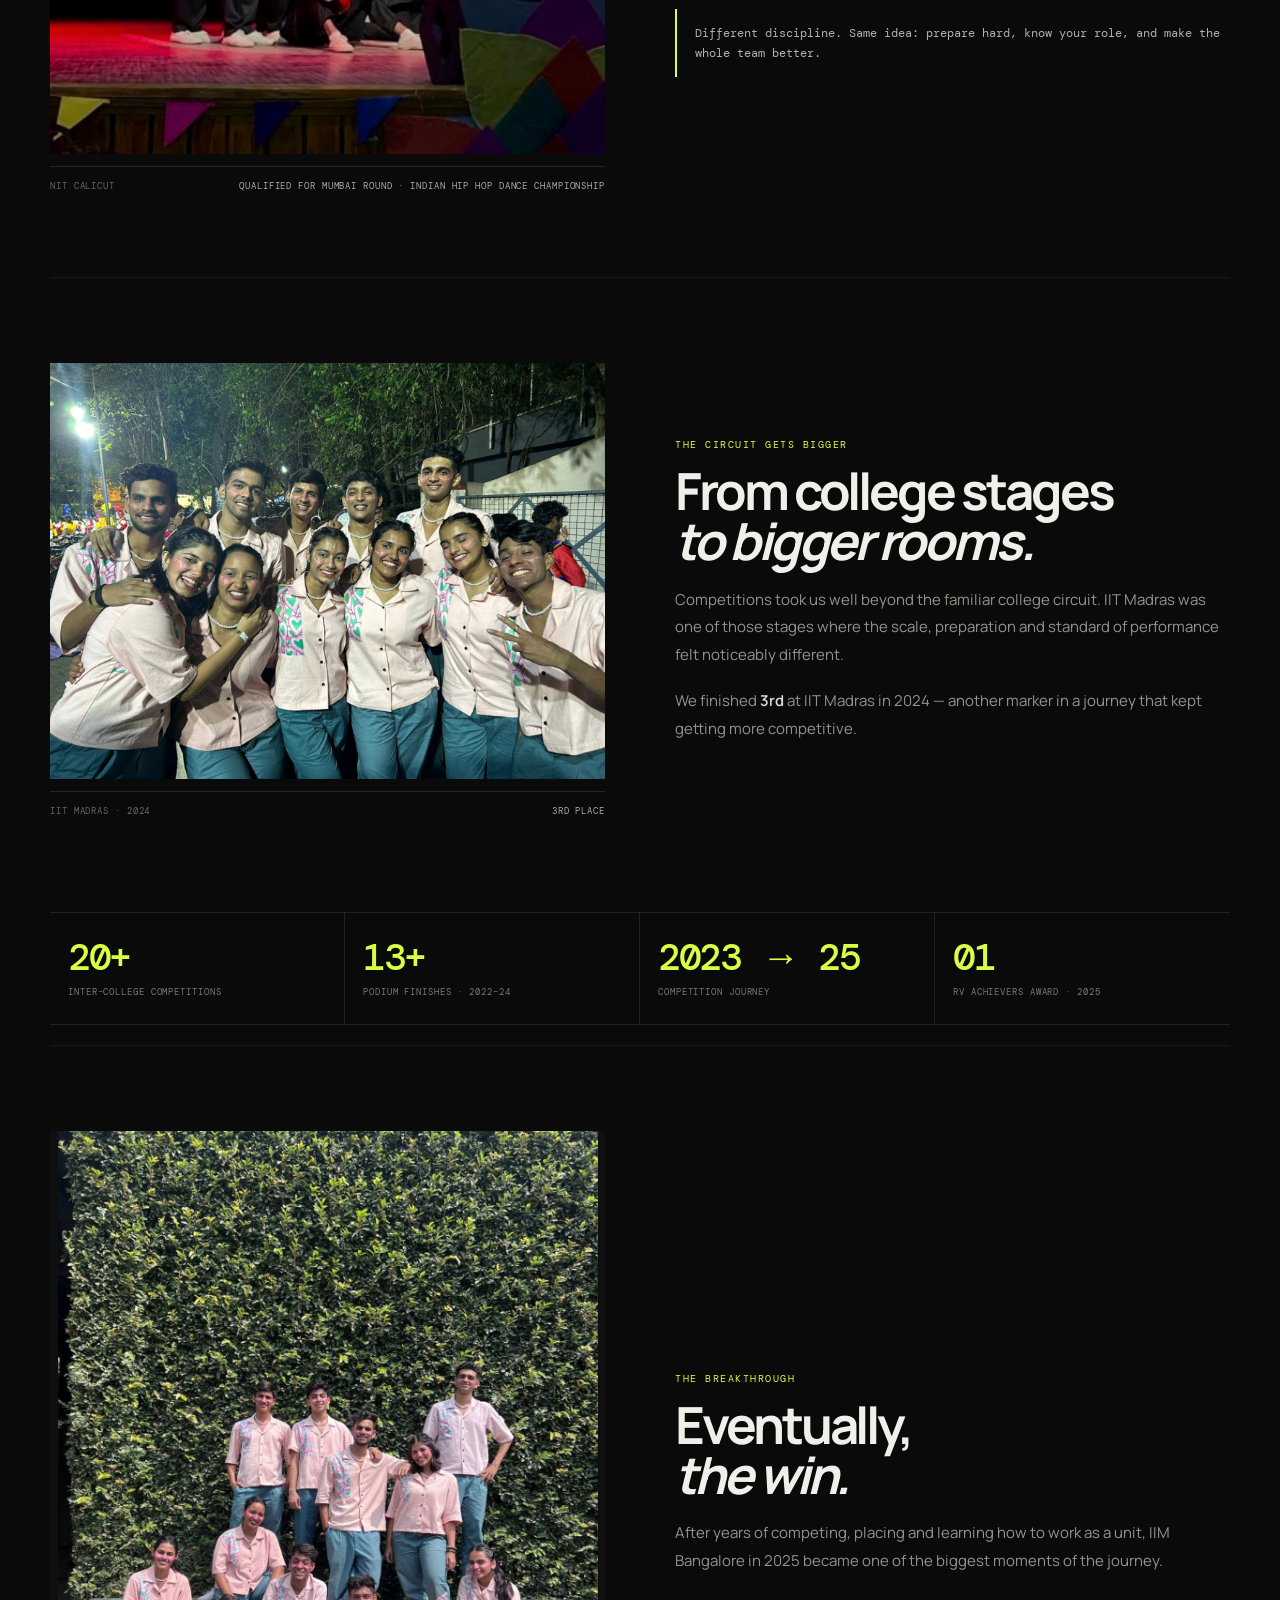
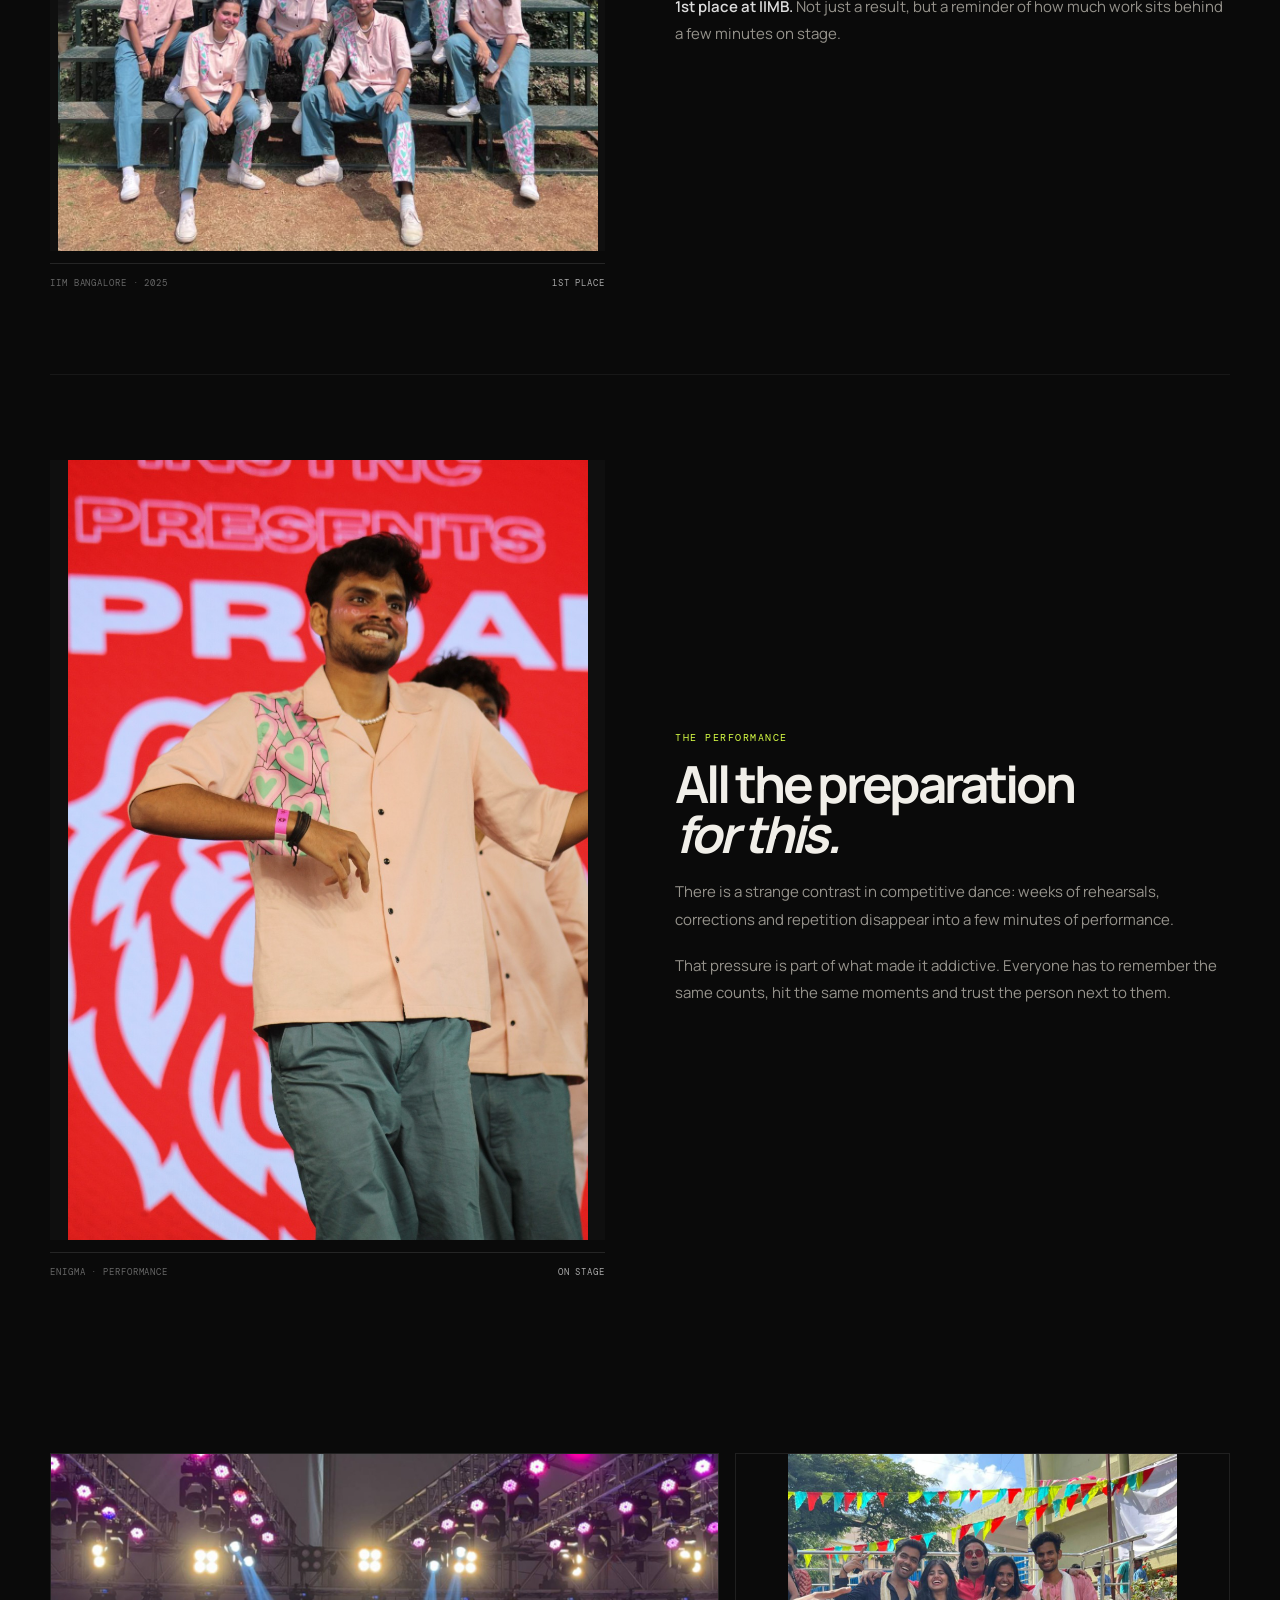
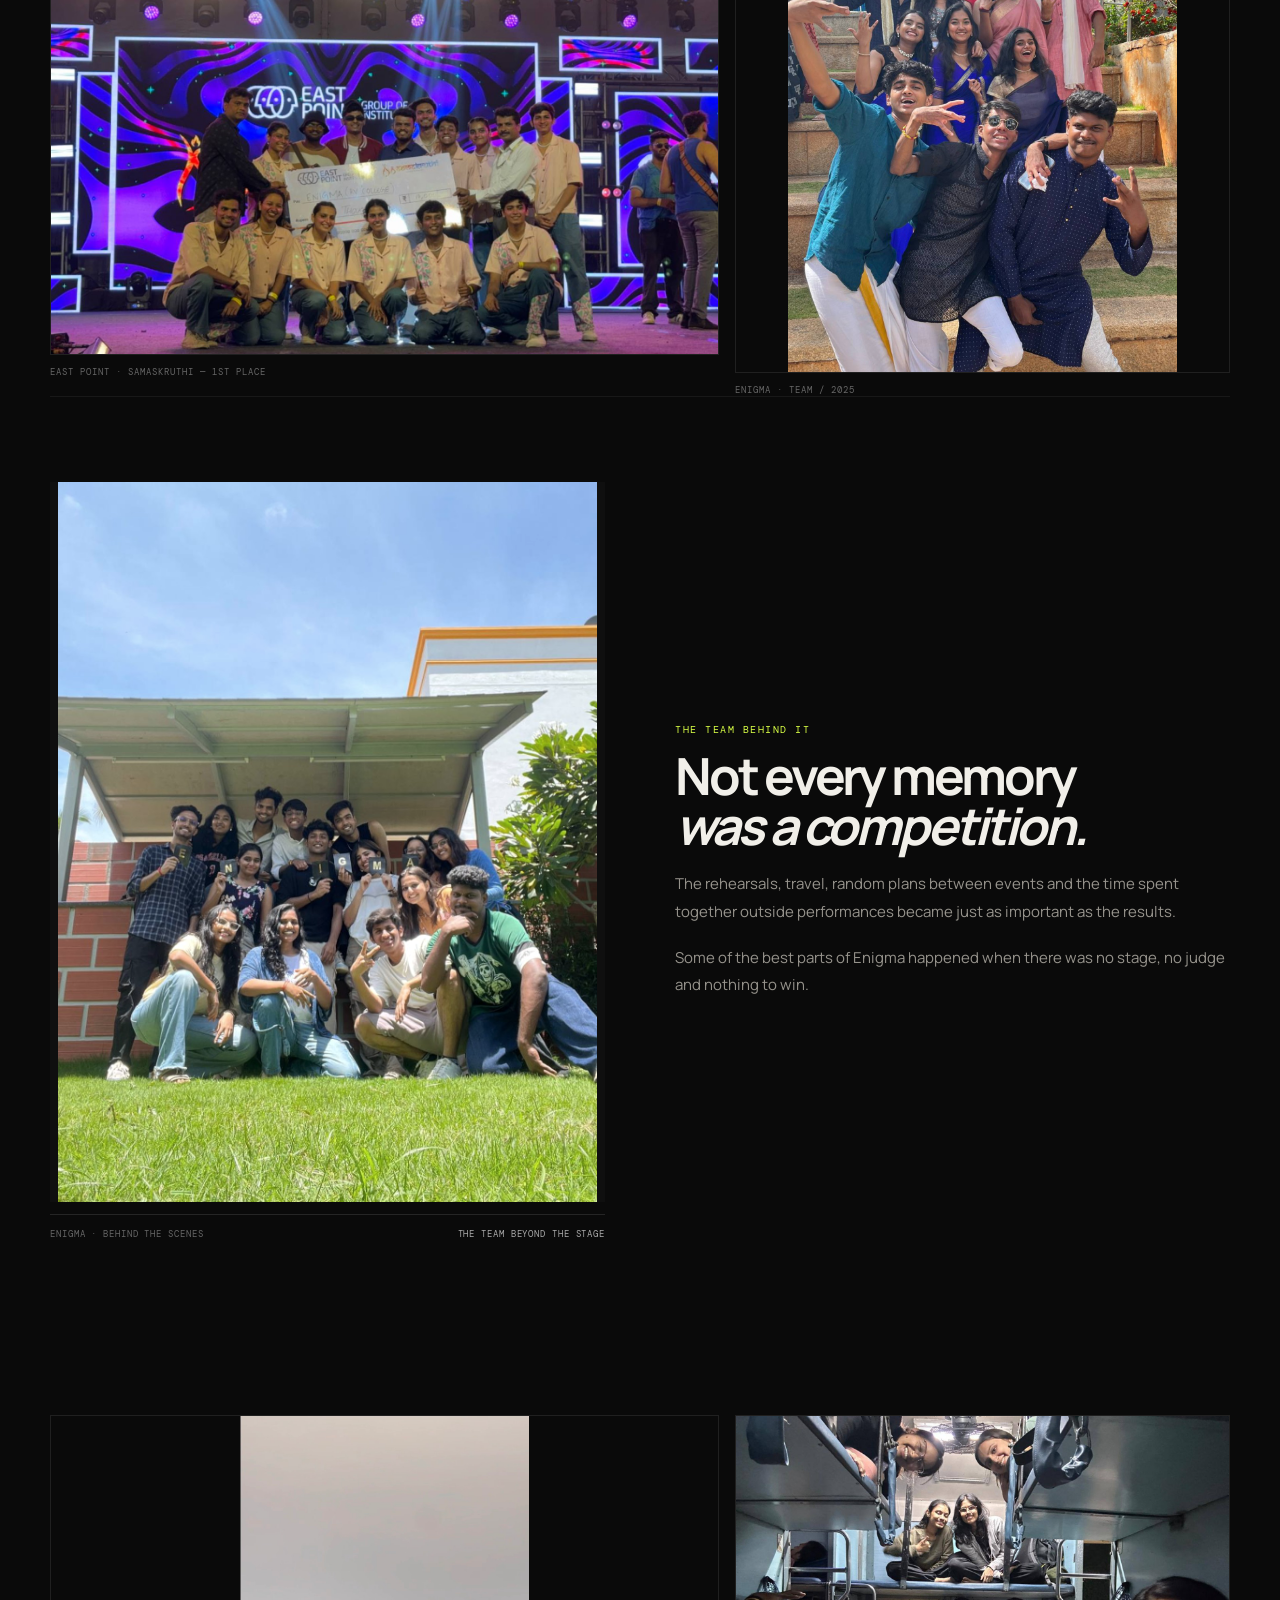
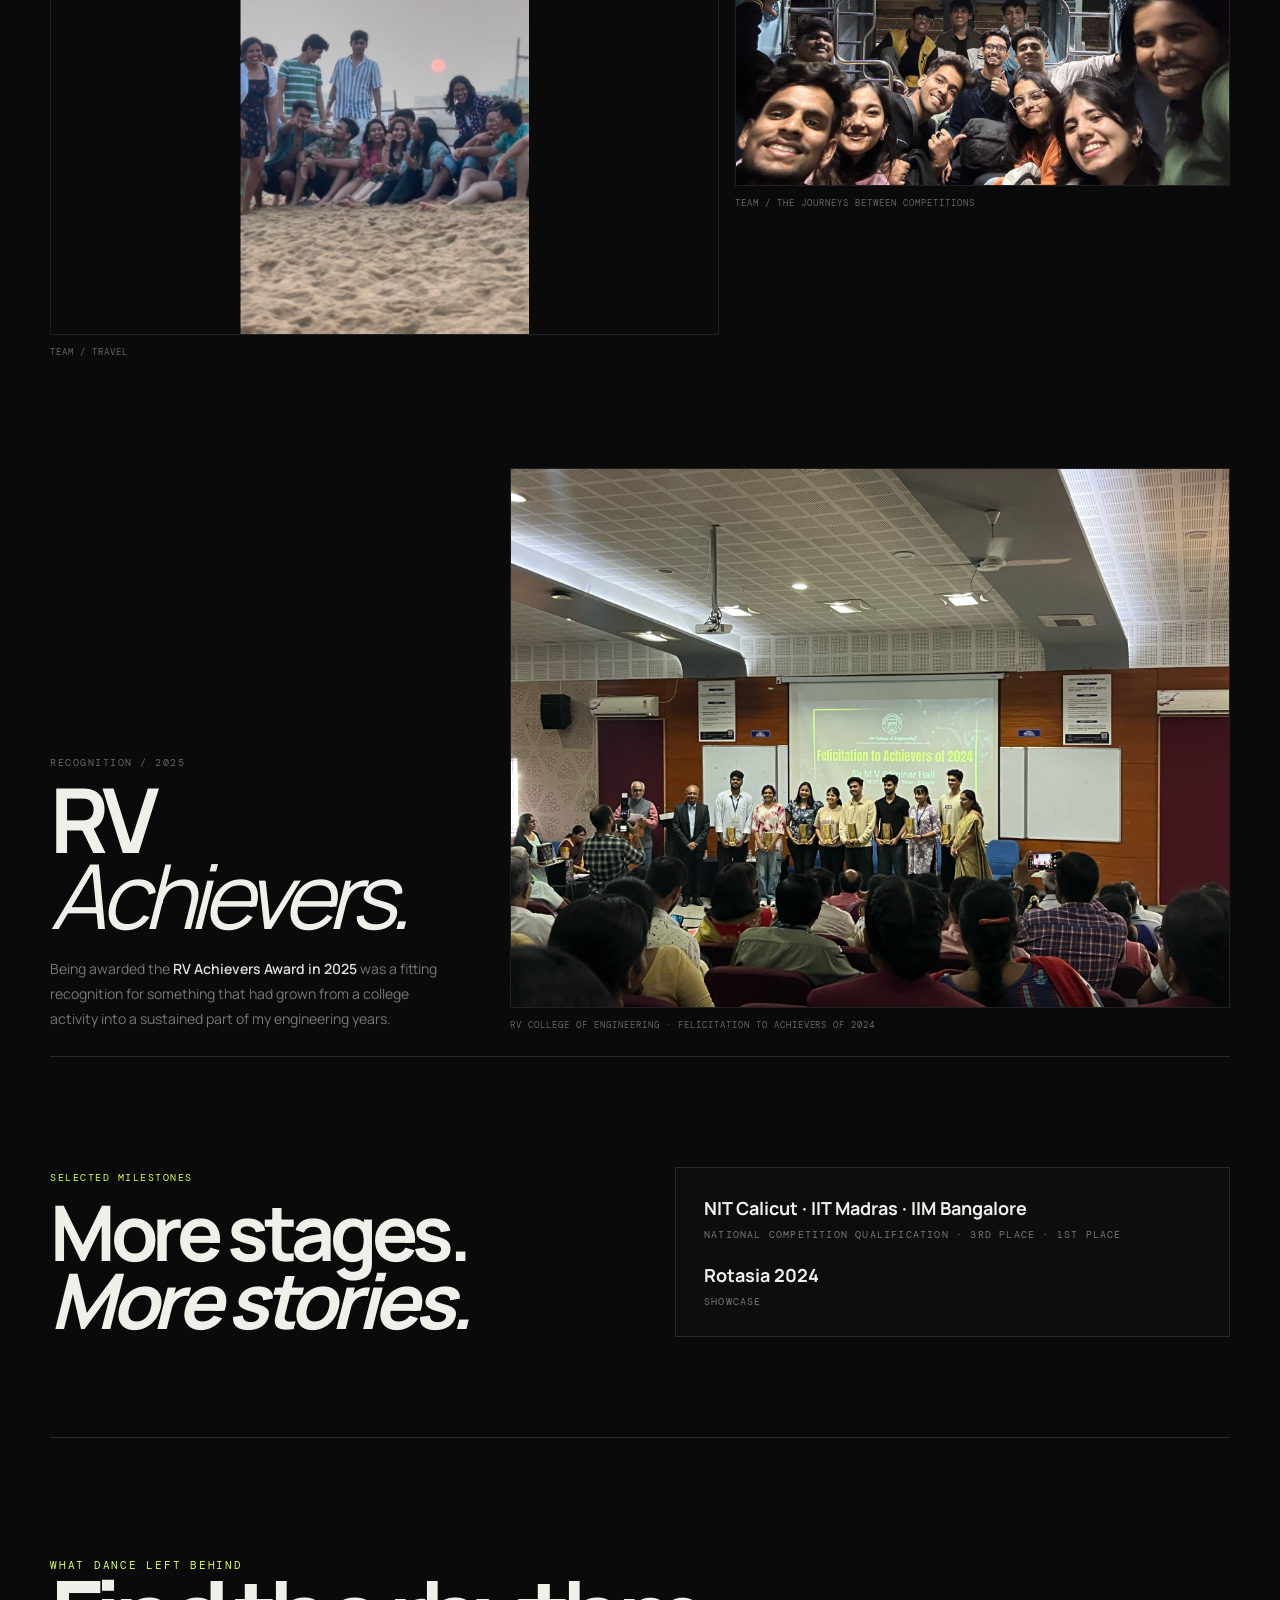
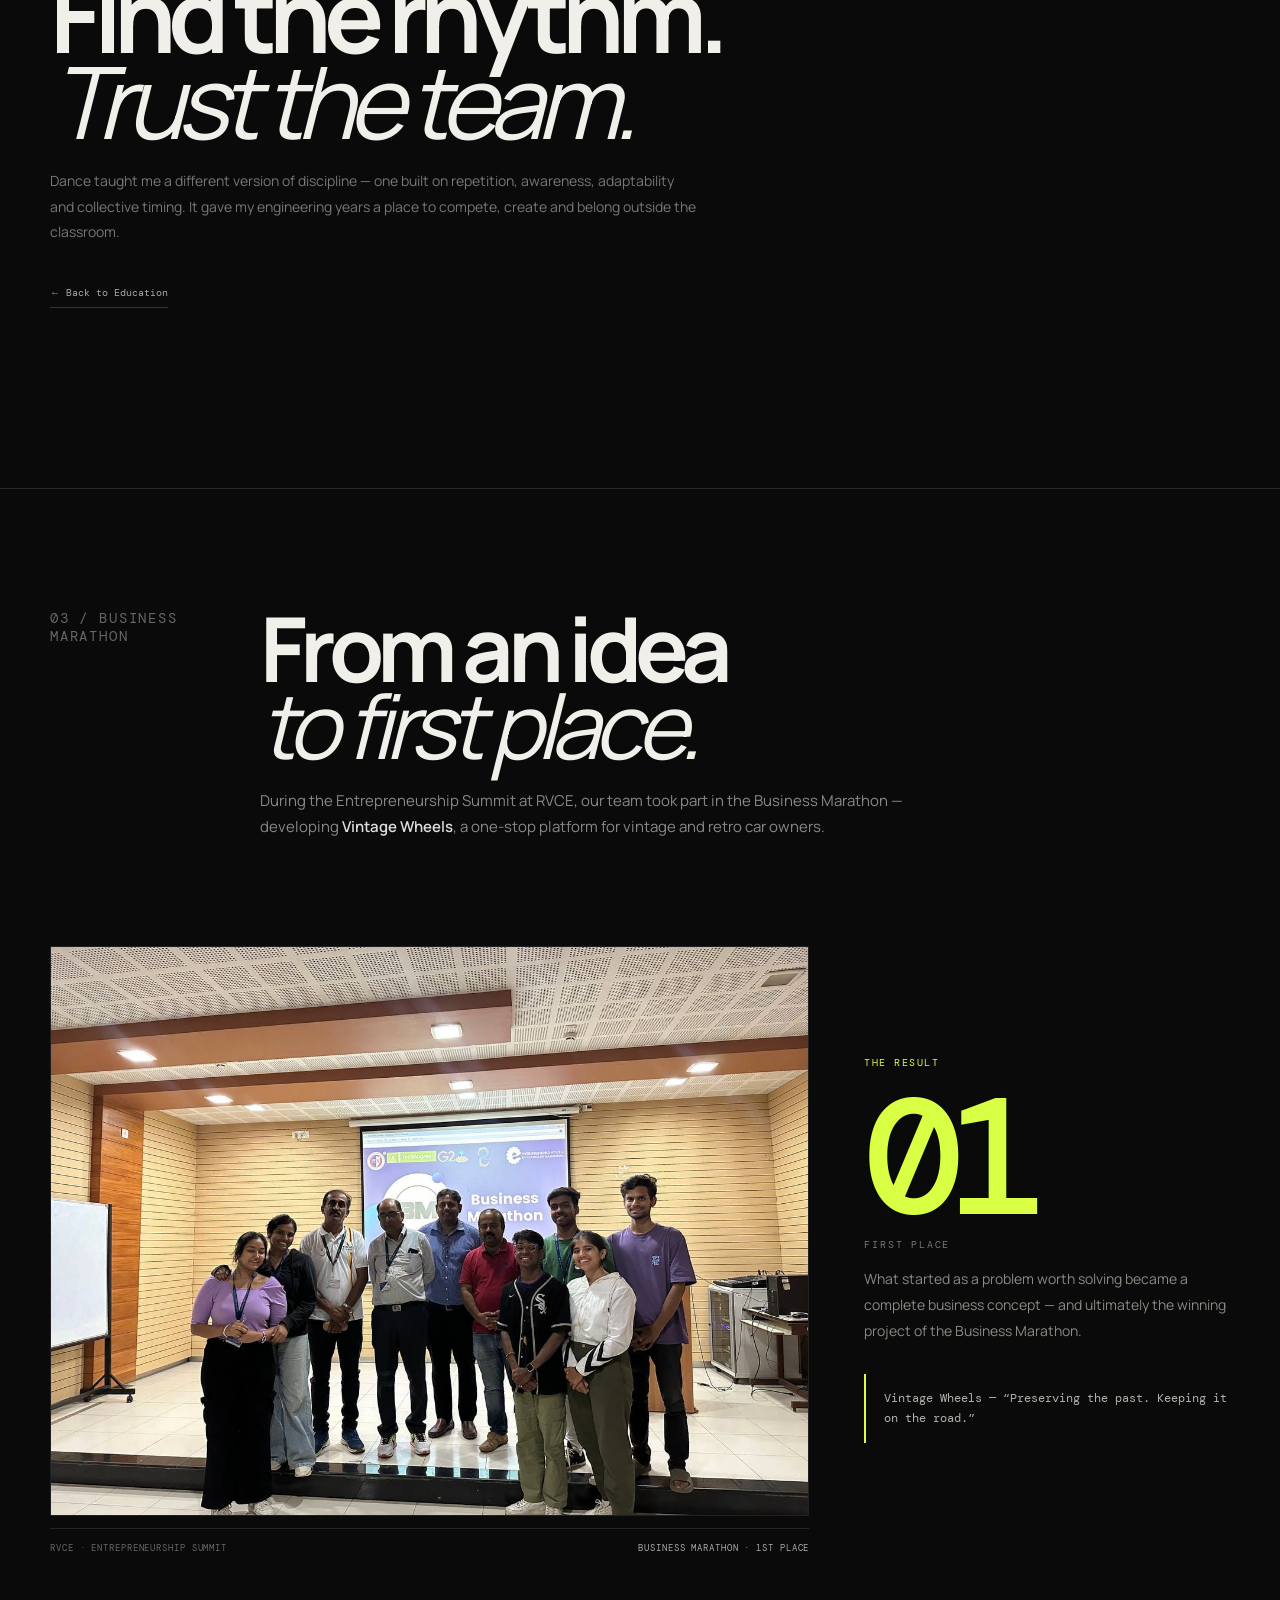
<file: life-at-engineering.html>
<!doctype html>
<html lang="en">
<head>
<meta charset="utf-8"><meta name="viewport" content="width=device-width,initial-scale=1">
<title>Life at Engineering — Shrivatsa R D</title>
<link rel="stylesheet" href="css/life.css">
<!-- Google tag (gtag.js) -->
<script async src="https://www.googletagmanager.com/gtag/js?id=G-2WK6SM6V4Y"></script>
<script>
  window.dataLayer = window.dataLayer || [];
  function gtag(){dataLayer.push(arguments);}
  gtag('js', new Date());

  gtag('config', 'G-2WK6SM6V4Y');
</script>
</head>
<body class="life-page">
<nav><a class="logo" href="index.html">SHRIVATSA<span>®</span></a><div class="links"><a href="designs.html">Designs</a><a href="projects.html">Projects</a><a href="experience.html">Experience</a><a href="education.html" class="active">Education</a><a href="skills.html">Skills</a><a href="contact.html">Contact</a></div></nav>
<main>
<section class="life-hero life-wrap">
  <div class="life-hero-inner">
    <div class="life-kicker">Life at engineering</div>
    <h1>More than<br><i>a degree.</i></h1>
    <p class="life-intro">The people, projects, late nights, competitions and spontaneous plans that made engineering unforgettable.</p>
    <div class="life-hero-note">Good people.<br>Better stories.</div>
    <div class="life-index"><a class="active" href="#cricket">01 / Cricket</a><a href="#dance">02 / Western Dance</a><a href="#business">03 / Business Marathon</a><a href="#school">04 / School Teaching</a></div>
  </div>
  <div class="life-cover-collage" aria-label="Collage of original photos from cricket, dance, business marathon, teaching and engineering life">
    <figure class="cover-photo cover-1"><img src="assets/life/cover/01-cricket.jpg" alt="Cricket team huddle"><span>CRICKET</span></figure>
    <figure class="cover-photo cover-2"><img src="assets/life/cover/02-dance.jpg" alt="Western dance performance"><span>DANCE</span></figure>
    <figure class="cover-photo cover-3"><img src="assets/life/cover/03-business.jpg" alt="Business Marathon event"><span>BUSINESS MARATHON</span></figure>
    <figure class="cover-photo cover-4"><img src="assets/life/cover/04-teaching.jpg" alt="Teaching session at school"><span>TEACHING</span></figure>
    <figure class="cover-photo cover-5"><img src="assets/life/cover/05-friends.jpg" alt="Friends together at the beach"><span>THE PEOPLE</span></figure>
    <figure class="cover-photo cover-6"><img src="assets/life/cover/06-dance-portrait.jpg" alt="Dance performance portrait"><span>STAGE</span></figure>
    <figure class="cover-photo cover-7"><img src="assets/life/cover/07-cricket-trophy.jpg" alt="Cricket trophy and medal"><span>TEAM · RESULT</span></figure>
    <figure class="cover-photo cover-8"><img src="assets/life/cover/08-campus-group.jpg" alt="Engineering friends group photo"><span>ENGINEERING YEARS</span></figure>
    <div class="cover-scrap">Same chaos.<br>Different adventures.</div>
  </div>
</section>

<section id="cricket" class="life-section">
  <div class="life-wrap">
    <div class="story-header reveal">
      <div class="story-no">01 / CRICKET</div>
      <div class="story-title"><h2>A game that<br><i>stayed.</i></h2><p>From school grounds to zonal cricket and eventually the RVCE team, cricket ran alongside most of my education — not as a side activity, but as the thing I kept choosing to do.</p></div>
    </div>

    <div class="story-split reveal">
      <div class="story-media tall"><figure><img src="assets/life/cricket/01-bowling.jpeg" alt="Bowling during cricket training"><figcaption class="story-caption"><span>Training / Early years</span><strong>Left-arm medium pace · Middle-order batsman</strong></figcaption></figure></div>
      <div class="story-copy"><div class="eyebrow">The position</div><h3>Left-arm medium pace.<br>Middle order.</h3><p>Most of my school life was spent around cricket. It was simply what I enjoyed doing most as a kid — playing, training and coming back to the ground again.</p><p>At 13, I started taking the game seriously and joined professional cricket. From there, the sport became a structured part of my life, with training and competition shaping how I approached the game.</p><div class="story-note">Two roles. One mindset: stay patient, read the situation, and contribute wherever the team needs it.</div></div>
    </div>

    <div class="story-split reverse reveal">
      <div class="story-media"><figure><img src="assets/life/cricket/02-team-line.jpeg" alt="Cricket team during a match"><figcaption class="story-caption"><span>Competition / Raichur Zone</span><strong>U16 → U19 zonal cricket</strong></figcaption></figure></div>
      <div class="story-copy"><div class="eyebrow">Before engineering</div><h3>Learning to compete<br><i>as a team.</i></h3><p>I played U16 to U19 zonal cricket for the Raichur Zone. Those years took cricket beyond simply enjoying the game — they introduced me to the discipline of preparation, tournament pressure and the responsibility that comes with being part of a squad.</p><p>The team environment became as important as the game itself: showing up prepared, understanding your role and staying switched on even when the spotlight was somewhere else.</p></div>
    </div>

    <div class="story-split reveal">
      <div class="story-media"><figure><img src="assets/life/cricket/03-trophy-kitbag.jpeg" alt="Cricket trophy with kit bag"><figcaption class="story-caption"><span>Before RVCE / The road in</span><strong>Years of cricket before engineering</strong></figcaption></figure></div>
      <div class="story-copy"><div class="eyebrow">Before the degree</div><h3>The kit bag came<br><i>with me.</i></h3><p>By the time I entered engineering, cricket was already a significant part of who I was. The years before RVCE had given me a foundation in competitive sport — routine, repetition, resilience and learning how to perform with other people depending on you.</p><p>Engineering changed what I was studying. It did not change what I kept doing outside the classroom.</p></div>
    </div>

    <div class="pre-engineering reveal"><div><div class="big-label">CHAPTER 01 / BEFORE ENGINEERING</div><h3>School →<br>Zonals → RVCE</h3></div><p>The first chapter was built around school cricket and zonal competition. The next one began when I joined the RVCE cricket team and started playing at the inter-college and VTU level.</p></div>
    <div class="life-facts reveal"><div class="life-fact"><b>13</b><span>Started professional cricket</span></div><div class="life-fact"><b>U16–U19</b><span>Raichur Zone zonal cricket</span></div><div class="life-fact"><b>RVCE</b><span>College cricket team</span></div><div class="life-fact"><b>VTU</b><span>Tournament cricket</span></div></div>

    <div class="chapter-break reveal"><i></i><span>Chapter 02 / Engineering years</span><span style="margin-left:auto">RVCE Cricket Team</span></div>

    <div class="story-split reverse reveal">
      <div class="story-media"><figure><img src="assets/life/cricket/04-huddle.jpeg" alt="Cricket team huddle on the field"><figcaption class="story-caption"><span>RVCE / Match day</span><strong>Inter-college competition</strong></figcaption></figure></div>
      <div class="story-copy"><div class="eyebrow">The transition</div><h3>A new campus.<br><i>Same game.</i></h3><p>When I joined RVCE, I got into the college cricket team and carried the sport into engineering. The setting changed — new teammates, new opponents and a new level of competition — but the rhythm was familiar.</p><p>We took part in inter-college competitions and VTU tournaments, balancing cricket with the demands of an engineering degree.</p><div class="story-note">Engineering happened in classrooms and labs. A different kind of learning happened on the field.</div></div>
    </div>

    <div class="story-split reveal">
      <div class="story-media tall"><figure><img src="assets/life/cricket/05-trophy-medal.jpeg" alt="Cricket trophy and medal after a tournament"><figcaption class="story-caption"><span>RVCE / Tournament day</span><strong>Competition · team · result</strong></figcaption></figure></div>
      <div class="story-copy"><div class="eyebrow">The moments that stay</div><h3>Not just the<br><i>scoreboard.</i></h3><p>There are the obvious moments — the trophy, the medal, the photographs after a tournament. But what stays longer is everything around them: the early training sessions, the conversations between overs, the pressure of a close game and the people you share it with.</p><p>Cricket gave my engineering years a second rhythm — one built around competition, consistency and belonging to a team.</p></div>
    </div>

    <div class="full-visual reveal"><figure><img src="assets/life/cricket/06-rvce-team.jpeg" alt="RVCE cricket team group photograph"><figcaption><span>RVCE Cricket Team</span><span>Engineering years / Team photograph</span></figcaption></figure></div>

    <div class="life-close reveal"><div class="life-kicker">What cricket left behind</div><h2>Play your role.<br><i>Trust the team.</i></h2><p>Cricket was one of the constants through school and engineering. It taught me to prepare, adapt to the situation, stay composed under pressure and understand that individual performance only matters in the context of the team.</p><a class="life-back" href="education.html">← Back to Education</a></div>
  </div>
</section>
<section id="dance" class="life-section dance-section">
  <div class="life-wrap">
    <div class="story-header reveal">
      <div class="story-no">02 / WESTERN DANCE</div>
      <div class="story-title"><h2>Western dance<br><i>team.</i></h2><p>Part of <strong style="color:#ddd;font-weight:600">Enigma</strong>, the Western Dance Team at RVCE. What began as another thing to do in college became a journey through stages, competitions, travel and a team that became a big part of engineering life.</p></div>
    </div>

    <div class="story-split reveal">
      <div class="story-media dance-hero-image"><figure><img src="assets/life/dance/01-nit-calicut.jpg" alt="Enigma western dance team performing at NIT Calicut"><figcaption class="story-caption"><span>NIT Calicut</span><strong>Qualified for Mumbai Round · Indian Hip Hop Dance Championship</strong></figcaption></figure></div>
      <div class="story-copy"><div class="eyebrow">Beyond the classroom</div><h3>The stage became<br><i>another classroom.</i></h3><p>Engineering gave me lectures, labs and projects. Enigma gave me a completely different kind of learning — movement, timing, trust and the pressure of getting an entire performance right together.</p><p>We competed across college festivals, travelled for performances and slowly moved from simply taking part to expecting ourselves to perform at a high level.</p><div class="story-note">Different discipline. Same idea: prepare hard, know your role, and make the whole team better.</div></div>
    </div>

    <div class="story-split reverse reveal">
      <div class="story-media"><figure><img src="assets/life/dance/02-iit-madras.jpg" alt="Dance team at IIT Madras"><figcaption class="story-caption"><span>IIT Madras · 2024</span><strong>3rd Place</strong></figcaption></figure></div>
      <div class="story-copy"><div class="eyebrow">The circuit gets bigger</div><h3>From college stages<br><i>to bigger rooms.</i></h3><p>Competitions took us well beyond the familiar college circuit. IIT Madras was one of those stages where the scale, preparation and standard of performance felt noticeably different.</p><p>We finished <strong style="color:#ddd;font-weight:600">3rd</strong> at IIT Madras in 2024 — another marker in a journey that kept getting more competitive.</p></div>
    </div>

    <div class="dance-statbar reveal">
      <div class="dance-stat"><b>20+</b><span>Inter-college competitions</span></div>
      <div class="dance-stat"><b>13+</b><span>Podium finishes · 2022–24</span></div>
      <div class="dance-stat"><b>2023 → 25</b><span>Competition journey</span></div>
      <div class="dance-stat"><b>01</b><span>RV Achievers Award · 2025</span></div>
    </div>

    <div class="story-split reveal">
      <div class="story-media"><figure><img src="assets/life/dance/03-iimb-team.jpg" alt="Enigma team at IIM Bangalore"><figcaption class="story-caption"><span>IIM Bangalore · 2025</span><strong>1st Place</strong></figcaption></figure></div>
      <div class="story-copy"><div class="eyebrow">The breakthrough</div><h3>Eventually,<br><i>the win.</i></h3><p>After years of competing, placing and learning how to work as a unit, IIM Bangalore in 2025 became one of the biggest moments of the journey.</p><p><strong style="color:#ddd;font-weight:600">1st place at IIMB.</strong> Not just a result, but a reminder of how much work sits behind a few minutes on stage.</p></div>
    </div>

    <div class="story-split reverse reveal">
      <div class="story-media tall"><figure><img src="assets/life/dance/04-performance.jpg" alt="Western dance performance on stage"><figcaption class="story-caption"><span>Enigma · Performance</span><strong>On stage</strong></figcaption></figure></div>
      <div class="story-copy"><div class="eyebrow">The performance</div><h3>All the preparation<br><i>for this.</i></h3><p>There is a strange contrast in competitive dance: weeks of rehearsals, corrections and repetition disappear into a few minutes of performance.</p><p>That pressure is part of what made it addictive. Everyone has to remember the same counts, hit the same moments and trust the person next to them.</p></div>
    </div>

    <div class="dance-gallery reveal">
      <figure><img src="assets/life/dance/05-east-point-win.jpg" alt="Enigma team after winning at East Point"><figcaption>East Point · Samaskruthi — 1st Place</figcaption></figure>
      <figure class="small"><img src="assets/life/dance/06-enigma-team.jpg" alt="Enigma western dance team group photograph"><figcaption>Enigma · Team / 2025</figcaption></figure>
    </div>

    <div class="story-split reverse reveal">
      <div class="story-media"><figure><img src="assets/life/dance/07-enigma-group.jpg" alt="Enigma team group photograph"><figcaption class="story-caption"><span>Enigma · Behind the scenes</span><strong>The team beyond the stage</strong></figcaption></figure></div>
      <div class="story-copy"><div class="eyebrow">The team behind it</div><h3>Not every memory<br><i>was a competition.</i></h3><p>The rehearsals, travel, random plans between events and the time spent together outside performances became just as important as the results.</p><p>Some of the best parts of Enigma happened when there was no stage, no judge and nothing to win.</p></div>
    </div>

    <div class="dance-gallery reveal">
      <figure class="small"><img src="assets/life/dance/08-beach-trip.jpg" alt="Enigma team on a beach trip"><figcaption>Team / Travel</figcaption></figure>
      <figure><img src="assets/life/dance/09-train-trip.jpg" alt="Enigma team travelling together by train"><figcaption>Team / The journeys between competitions</figcaption></figure>
    </div>

    <div class="dance-award reveal">
      <div class="award-copy"><div class="award-mark">RECOGNITION / 2025</div><h3>RV<br><i>Achievers.</i></h3><p>Being awarded the <strong style="color:#ddd;font-weight:600">RV Achievers Award in 2025</strong> was a fitting recognition for something that had grown from a college activity into a sustained part of my engineering years.</p></div>
      <figure class="award-photo"><img src="assets/life/dance/10-rv-achievers-2024.png" alt="RV College of Engineering felicitation to achievers ceremony"><figcaption>RV College of Engineering · Felicitation to Achievers of 2024</figcaption></figure>
    </div>

    <div class="dance-recognition reveal">
      <div><div class="recognition-label">SELECTED MILESTONES</div><h3>More stages.<br><i>More stories.</i></h3></div>
      <div class="recognition-box"><strong>NIT Calicut · IIT Madras · IIM Bangalore</strong><span>National competition qualification · 3rd place · 1st place</span><br><strong>Rotasia 2024</strong><span>Showcase</span></div>
    </div>

    <div class="dance-end reveal"><div class="life-kicker">What dance left behind</div><h2>Find the rhythm.<br><i>Trust the team.</i></h2><p>Dance taught me a different version of discipline — one built on repetition, awareness, adaptability and collective timing. It gave my engineering years a place to compete, create and belong outside the classroom.</p><a class="life-back" href="education.html">← Back to Education</a></div>
  </div>
</section>
<section id="business" class="life-section business-section">
  <div class="life-wrap">
    <div class="story-header reveal">
      <div class="story-no">03 / BUSINESS MARATHON</div>
      <div class="story-title"><h2>From an idea<br><i>to first place.</i></h2><p>During the Entrepreneurship Summit at RVCE, our team took part in the Business Marathon — developing <strong style="color:#ddd;font-weight:600">Vintage Wheels</strong>, a one-stop platform for vintage and retro car owners.</p></div>
    </div>

    <div class="business-hero reveal">
      <figure><img src="assets/life/business/business-marathon.jpg" alt="Business Marathon team at RVCE Entrepreneurship Summit"><figcaption class="story-caption"><span>RVCE · Entrepreneurship Summit</span><strong>Business Marathon · 1st Place</strong></figcaption></figure>
      <div class="business-hero-copy"><div class="eyebrow">The result</div><div class="business-winner">01<small>FIRST PLACE</small></div><p>What started as a problem worth solving became a complete business concept — and ultimately the winning project of the Business Marathon.</p><div class="story-note">Vintage Wheels — “Preserving the past. Keeping it on the road.”</div></div>
    </div>

    <div class="business-statbar reveal">
      <div class="business-stat"><b>01</b><span>1st place · Business Marathon</span></div>
      <div class="business-stat"><b>04</b><span>Team members</span></div>
      <div class="business-stat"><b>01</b><span>Platform concept</span></div>
      <div class="business-stat"><b>03</b><span>Core value proposition pillars</span></div>
    </div>

    <div class="story-split reverse reveal">
      <div class="story-media business-slide"><figure><img src="assets/life/business/problem.jpg" alt="Vintage Wheels business presentation — the problem"><figcaption class="story-caption"><span>Vintage Wheels / The Problem</span><strong>Why owning a vintage car is becoming difficult</strong></figcaption></figure></div>
      <div class="story-copy"><div class="eyebrow">01 / The problem</div><h3>Keeping an old car<br><i>on the road.</i></h3><p>The idea started with a simple observation: vintage and retro cars can be difficult to maintain and restore as original parts become rare, expensive and harder to source.</p><p>Owners also face uncertainty around trustworthy manufacturers, specialist maintenance knowledge and counterfeit components — while traditional servicing channels may no longer support older vehicles.</p></div>
    </div>

    <div class="story-split reveal">
      <div class="story-media business-slide"><figure><img src="assets/life/business/solution.jpg" alt="Vintage Wheels proposed solution presentation slide"><figcaption class="story-caption"><span>Vintage Wheels / Proposed Solution</span><strong>A one-stop platform for vintage &amp; retro car owners</strong></figcaption></figure></div>
      <div class="story-copy"><div class="eyebrow">02 / The solution</div><h3>One place to<br><i>find the answer.</i></h3><p>We proposed <strong style="color:#ddd;font-weight:600">Vintage Wheels</strong> as a website and mobile app connecting owners with authentic spare parts, maintenance support and expert guidance.</p><p>The platform would act as a bridge between <strong style="color:#ddd;font-weight:600">car owners, manufacturers, workshops, experts, clubs and potential buyers</strong> — bringing a fragmented ecosystem into one place.</p><div class="story-note">Find. Verify. Connect.</div></div>
    </div>

    <div class="business-feature-grid reveal">
      <div><span>01</span><strong>Verified parts</strong><p>Work with reliable manufacturers and test outsourced products against defined quality requirements.</p></div>
      <div><span>02</span><strong>Expert guidance</strong><p>Give owners access to specialists for maintenance, restoration and repair guidance.</p></div>
      <div><span>03</span><strong>Community</strong><p>Connect retro car clubs, workshops and enthusiasts to share practical knowledge and resources.</p></div>
      <div><span>04</span><strong>Simple platform</strong><p>Keep the website and app intuitive while connecting owners to the right solution.</p></div>
    </div>

    <div class="story-split reverse reveal">
      <div class="story-media business-slide"><figure><img src="assets/life/business/how-it-works.jpg" alt="Vintage Wheels customer journey presentation slide"><figcaption class="story-caption"><span>Vintage Wheels / Customer Journey</span><strong>Identify → Find → Verify → Connect</strong></figcaption></figure></div>
      <div class="story-copy"><div class="eyebrow">03 / How it works</div><h3>A simple journey<br><i>for the owner.</i></h3><p>The proposed experience was deliberately straightforward: identify the car and requirement, find the relevant parts or service, verify quality, then connect and transact.</p><p>The business model could grow beyond the basic platform through an online marketplace, manufacturer and workshop partnerships, retro-car communities and additional restoration and maintenance services.</p></div>
    </div>

    <div class="business-value reveal">
      <div class="business-value-copy"><div class="eyebrow">04 / The value proposition</div><h3>Find.<br><i>Trust.</i><br>Connect.</h3><p>The concept was built around reducing the uncertainty vintage-car owners face: finding genuine parts and specialist services, trusting the quality and expertise behind them, and connecting with the people who can keep the vehicle moving.</p></div>
      <figure class="business-slide"><img src="assets/life/business/value-proposition.jpg" alt="Vintage Wheels value proposition presentation slide"><figcaption class="story-caption"><span>Vintage Wheels / Value Proposition</span><strong>Find · Trust · Connect</strong></figcaption></figure>
    </div>

    <div class="business-end reveal"><div class="life-kicker">What the marathon left behind</div><h2>Think beyond<br><i>the idea.</i></h2><p>The Business Marathon was less about having a perfect business on day one and more about taking a problem, structuring it, building a solution and communicating why it should exist.</p><div class="business-result"><span>BUSINESS MARATHON · RVCE ENTREPRENEURSHIP SUMMIT</span><strong>1ST PLACE</strong></div><a class="life-back" href="education.html">← Back to Education</a></div>
  </div>
</section>
<section id="school" class="life-section school-section">
  <div class="life-wrap">
    <div class="story-header reveal">
      <div class="story-no">04 / SCHOOL TEACHING</div>
      <div class="story-title"><h2>Give knowledge<br><i>a place to grow.</i></h2><p>From July 2024 to January 2025, I volunteered with a team from RVCE to conduct teaching sessions for sixth-grade students at the <strong style="color:#ddd;font-weight:600">Government Medium Primary School, Kengeri</strong>.</p></div>
    </div>

    <div class="school-hero reveal">
      <figure><img src="assets/life/school/01-school-group.jpg" alt="Volunteer team at Government Medium Primary School, Kengeri"><figcaption class="story-caption"><span>Government Medium Primary School · Kengeri</span><strong>RVCE · AICTE activity</strong></figcaption></figure>
      <div class="school-hero-copy"><div class="eyebrow">The initiative</div><h3>Eight sessions.<br><i>One classroom.</i></h3><p>Across eight sessions, we worked with both Kannada and English divisions of the sixth grade, covering English, Science and Mathematics through explanations, exercises, games and hands-on activities.</p><div class="story-note">The goal was simple: make difficult ideas easier to understand — and make learning something the students wanted to participate in.</div></div>
    </div>

    <div class="school-statbar reveal">
      <div class="school-stat"><b>08</b><span>Teaching sessions</span></div>
      <div class="school-stat"><b>80</b><span>Hours of engagement</span></div>
      <div class="school-stat"><b>60</b><span>Sixth-grade students</span></div>
      <div class="school-stat"><b>02</b><span>Science models donated</span></div>
    </div>

    <div class="story-split reverse reveal">
      <div class="story-media"><figure><img src="assets/life/school/02-classroom.jpg" alt="Teaching sixth-grade students in the classroom"><figcaption class="story-caption"><span>Teaching / Classroom</span><strong>English · Kannada · Mathematics</strong></figcaption></figure></div>
      <div class="story-copy"><div class="eyebrow">01 / Teaching</div><h3>Teach the concept.<br><i>Then make it stick.</i></h3><p>The sessions moved between multiplication tables, number comparisons, geometry, angles, fractions, integers, English reading and grammar. When language became a barrier, concepts were re-explained in Kannada or Hindi so students could follow the underlying idea rather than simply memorize an answer.</p><p>We used textbook exercises, board work, reading aloud, real-life examples and individual guidance to meet students at their level.</p></div>
    </div>

    <div class="school-gallery reveal">
      <figure><img src="assets/life/school/03-teaching.jpg" alt="Volunteers teaching students"><figcaption>Classroom interaction / Active participation</figcaption></figure>
      <figure><img src="assets/life/school/08-english-session.jpg" alt="English teaching session"><figcaption>English session / Reading &amp; comprehension</figcaption></figure>
      <figure><img src="assets/life/school/04-science-session.jpg" alt="Science activity session"><figcaption>Science / Hands-on learning</figcaption></figure>
    </div>

    <div class="story-split reveal">
      <div class="story-media"><figure><img src="assets/life/school/05-student-recognition.jpg" alt="Volunteer session with students"><figcaption class="story-caption"><span>Learning together</span><strong>Participation · confidence · curiosity</strong></figcaption></figure></div>
      <div class="story-copy"><div class="eyebrow">02 / Beyond the lesson</div><h3>Learning worked<br><i>both ways.</i></h3><p>The sessions were deliberately interactive. Pictionary, quizzes, quick-response games and group activities helped turn lessons into something more engaging while reinforcing the concepts being taught.</p><p>The experience also developed our own leadership, patience, empathy and communication — especially the ability to simplify an idea without losing what matters.</p><div class="story-note">Community engagement became another form of engineering thinking: understand the user, adapt the explanation, test understanding, and iterate.</div></div>
    </div>

    <div class="school-model reveal">
      <div class="school-model-copy"><div class="eyebrow">03 / Leaving something behind</div><h3>From a lesson<br><i>to a resource.</i></h3><p>We built and donated physical models of the <strong style="color:#ddd;font-weight:600">eye</strong> and <strong style="color:#ddd;font-weight:600">respiratory system</strong> so the school could continue using visual and tactile teaching aids after the sessions ended.</p><p>The respiratory-system sessions used working models, balloons and simple demonstrations to make breathing and airflow tangible. The donated models were intended to support future science lessons as well.</p></div>
      <div class="school-model-gallery"><figure><img src="assets/life/school/06-models.jpg" alt="Eye and respiratory system educational models"><figcaption>Educational models / Eye + Respiratory System</figcaption></figure><figure><img src="assets/life/school/07-model-donation.jpg" alt="Donating the educational models to the school"><figcaption>School / Model handover</figcaption></figure></div>
    </div>

    <div class="school-end reveal"><div class="life-kicker">What the experience left behind</div><h2>Explain clearly.<br><i>Listen better.</i></h2><p>The report records improvements in students' reading, writing, comprehension, mathematical problem-solving and curiosity in science. For me, the bigger takeaway was learning how much patience, empathy and adaptability matter when you are responsible for making someone else understand.</p><div class="school-result"><span>GOVERNMENT MEDIUM PRIMARY SCHOOL · KENGERI</span><strong>08 SESSIONS · 80 HRS</strong></div><a class="life-back" href="education.html">← Back to Education</a></div>
  </div>
</section>

</main>
<footer><span>© 2026 SHRIVATSA R D</span><span>LIFE AT ENGINEERING · CRICKET · DANCE · BUSINESS · SCHOOL TEACHING</span></footer>
<script>
document.addEventListener('DOMContentLoaded',()=>{const els=document.querySelectorAll('.reveal');const io=new IntersectionObserver(es=>es.forEach(e=>{if(e.isIntersecting){e.target.classList.add('visible');io.unobserve(e.target)}}),{threshold:.12});els.forEach(e=>io.observe(e));});
</script>
</body></html>
</file>
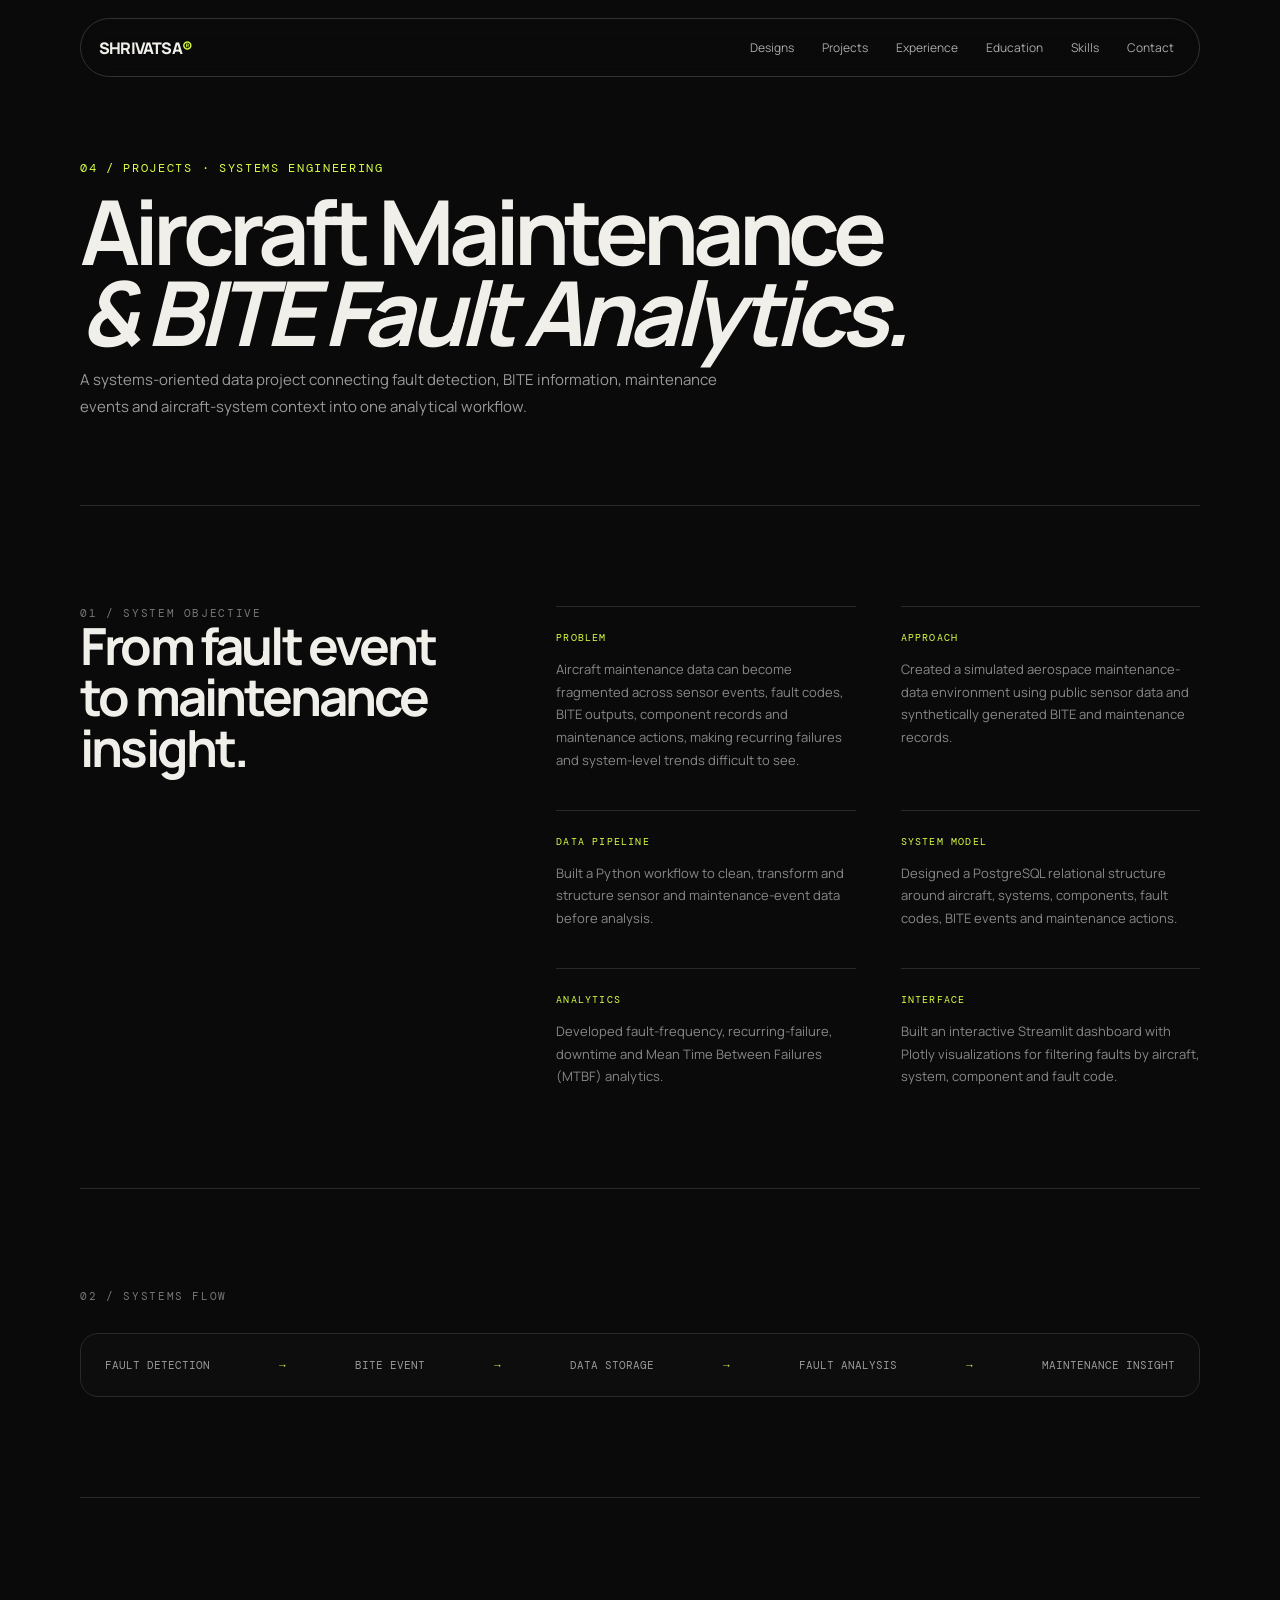
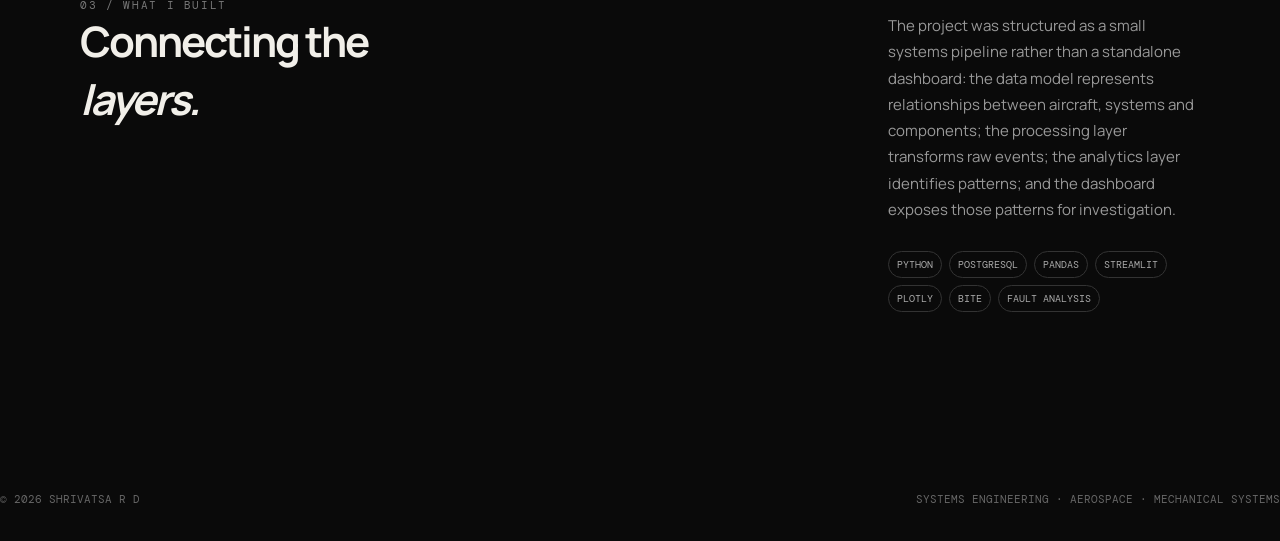
<file: project-fault.html>
<!doctype html><html lang="en"><head><meta charset="utf-8"><meta name="viewport" content="width=device-width,initial-scale=1"><title>BITE Fault Analytics — Shrivatsa R D</title><link rel="stylesheet" href="css/style.css"><!-- Google tag (gtag.js) -->
<script async src="https://www.googletagmanager.com/gtag/js?id=G-2WK6SM6V4Y"></script>
<script>
  window.dataLayer = window.dataLayer || [];
  function gtag(){dataLayer.push(arguments);}
  gtag('js', new Date());

  gtag('config', 'G-2WK6SM6V4Y');
</script>
</head><body><nav><a class="logo" href="index.html">SHRIVATSA<span>®</span></a><div class="links"><a href="designs.html">Designs</a><a href="projects.html">Projects</a><a href="experience.html">Experience</a><a href="education.html">Education</a><a href="skills.html">Skills</a><a href="contact.html">Contact</a></div></nav><main class="container"><section class="project-hero"><div class="kicker">04 / Projects · Systems Engineering</div><h1>Aircraft Maintenance<br><i>& BITE Fault Analytics.</i></h1><p class="page-intro">A systems-oriented data project connecting fault detection, BITE information, maintenance events and aircraft-system context into one analytical workflow.</p></section><section class="section"><div class="nh90-detail-grid"><div><div class="eyebrow">01 / System objective</div><h2>From fault event<br>to maintenance insight.</h2></div><div class="detail-copy"><div class="detail-block"><span>PROBLEM</span><p>Aircraft maintenance data can become fragmented across sensor events, fault codes, BITE outputs, component records and maintenance actions, making recurring failures and system-level trends difficult to see.</p></div><div class="detail-block"><span>APPROACH</span><p>Created a simulated aerospace maintenance-data environment using public sensor data and synthetically generated BITE and maintenance records.</p></div><div class="detail-block"><span>DATA PIPELINE</span><p>Built a Python workflow to clean, transform and structure sensor and maintenance-event data before analysis.</p></div><div class="detail-block"><span>SYSTEM MODEL</span><p>Designed a PostgreSQL relational structure around aircraft, systems, components, fault codes, BITE events and maintenance actions.</p></div><div class="detail-block"><span>ANALYTICS</span><p>Developed fault-frequency, recurring-failure, downtime and Mean Time Between Failures (MTBF) analytics.</p></div><div class="detail-block"><span>INTERFACE</span><p>Built an interactive Streamlit dashboard with Plotly visualizations for filtering faults by aircraft, system, component and fault code.</p></div></div></div></section><section class="section"><div class="eyebrow">02 / Systems flow</div><div class="process-flow"><span>FAULT DETECTION</span><i>→</i><span>BITE EVENT</span><i>→</i><span>DATA STORAGE</span><i>→</i><span>FAULT ANALYSIS</span><i>→</i><span>MAINTENANCE INSIGHT</span></div></section><section class="section"><div class="grid2"><div><div class="eyebrow">03 / What I built</div><h2>Connecting the<br><i>layers.</i></h2></div><div><p class="page-intro">The project was structured as a small systems pipeline rather than a standalone dashboard: the data model represents relationships between aircraft, systems and components; the processing layer transforms raw events; the analytics layer identifies patterns; and the dashboard exposes those patterns for investigation.</p><div class="tags" style="margin-top:28px"><span class="tag">PYTHON</span><span class="tag">POSTGRESQL</span><span class="tag">PANDAS</span><span class="tag">STREAMLIT</span><span class="tag">PLOTLY</span><span class="tag">BITE</span><span class="tag">FAULT ANALYSIS</span></div></div></div></section></main><footer><span>© 2026 SHRIVATSA R D</span><span>SYSTEMS ENGINEERING · AEROSPACE · MECHANICAL SYSTEMS</span></footer><script src="js/main.js"></script></body></html>
</file>
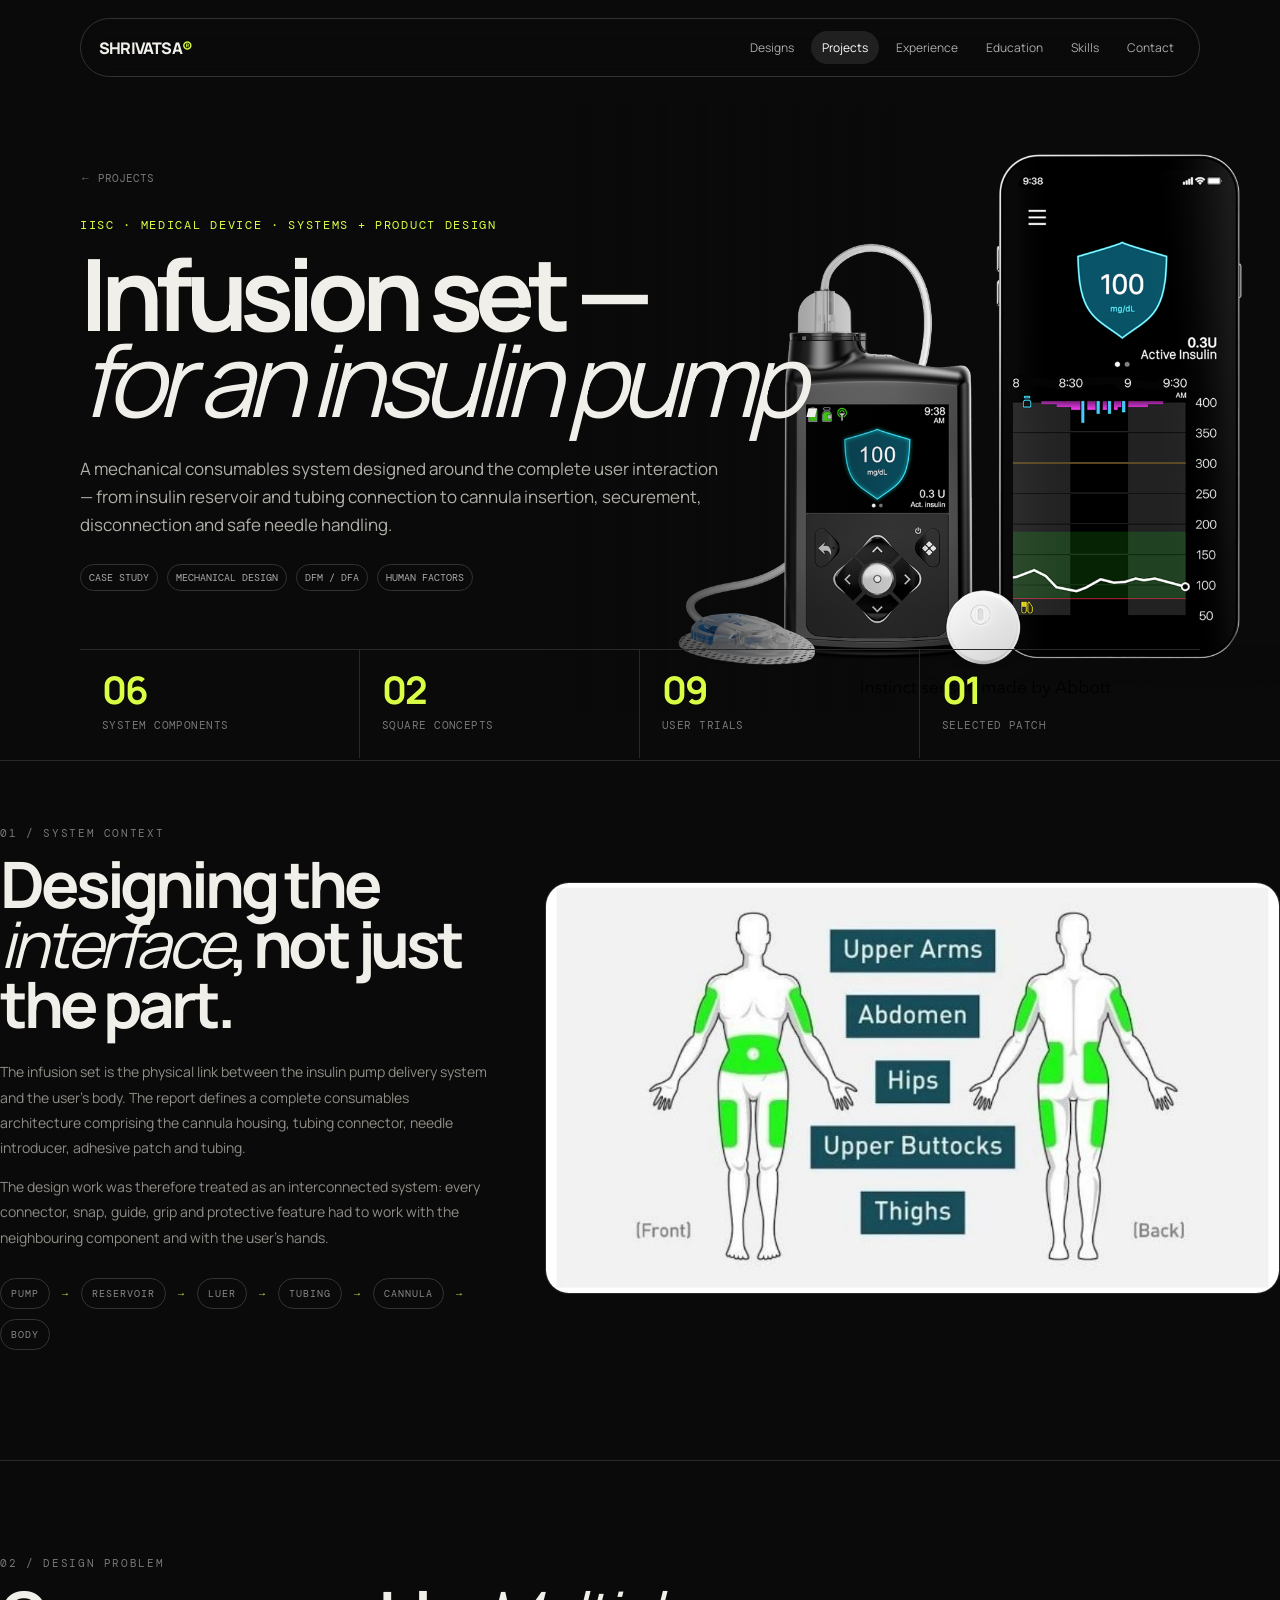
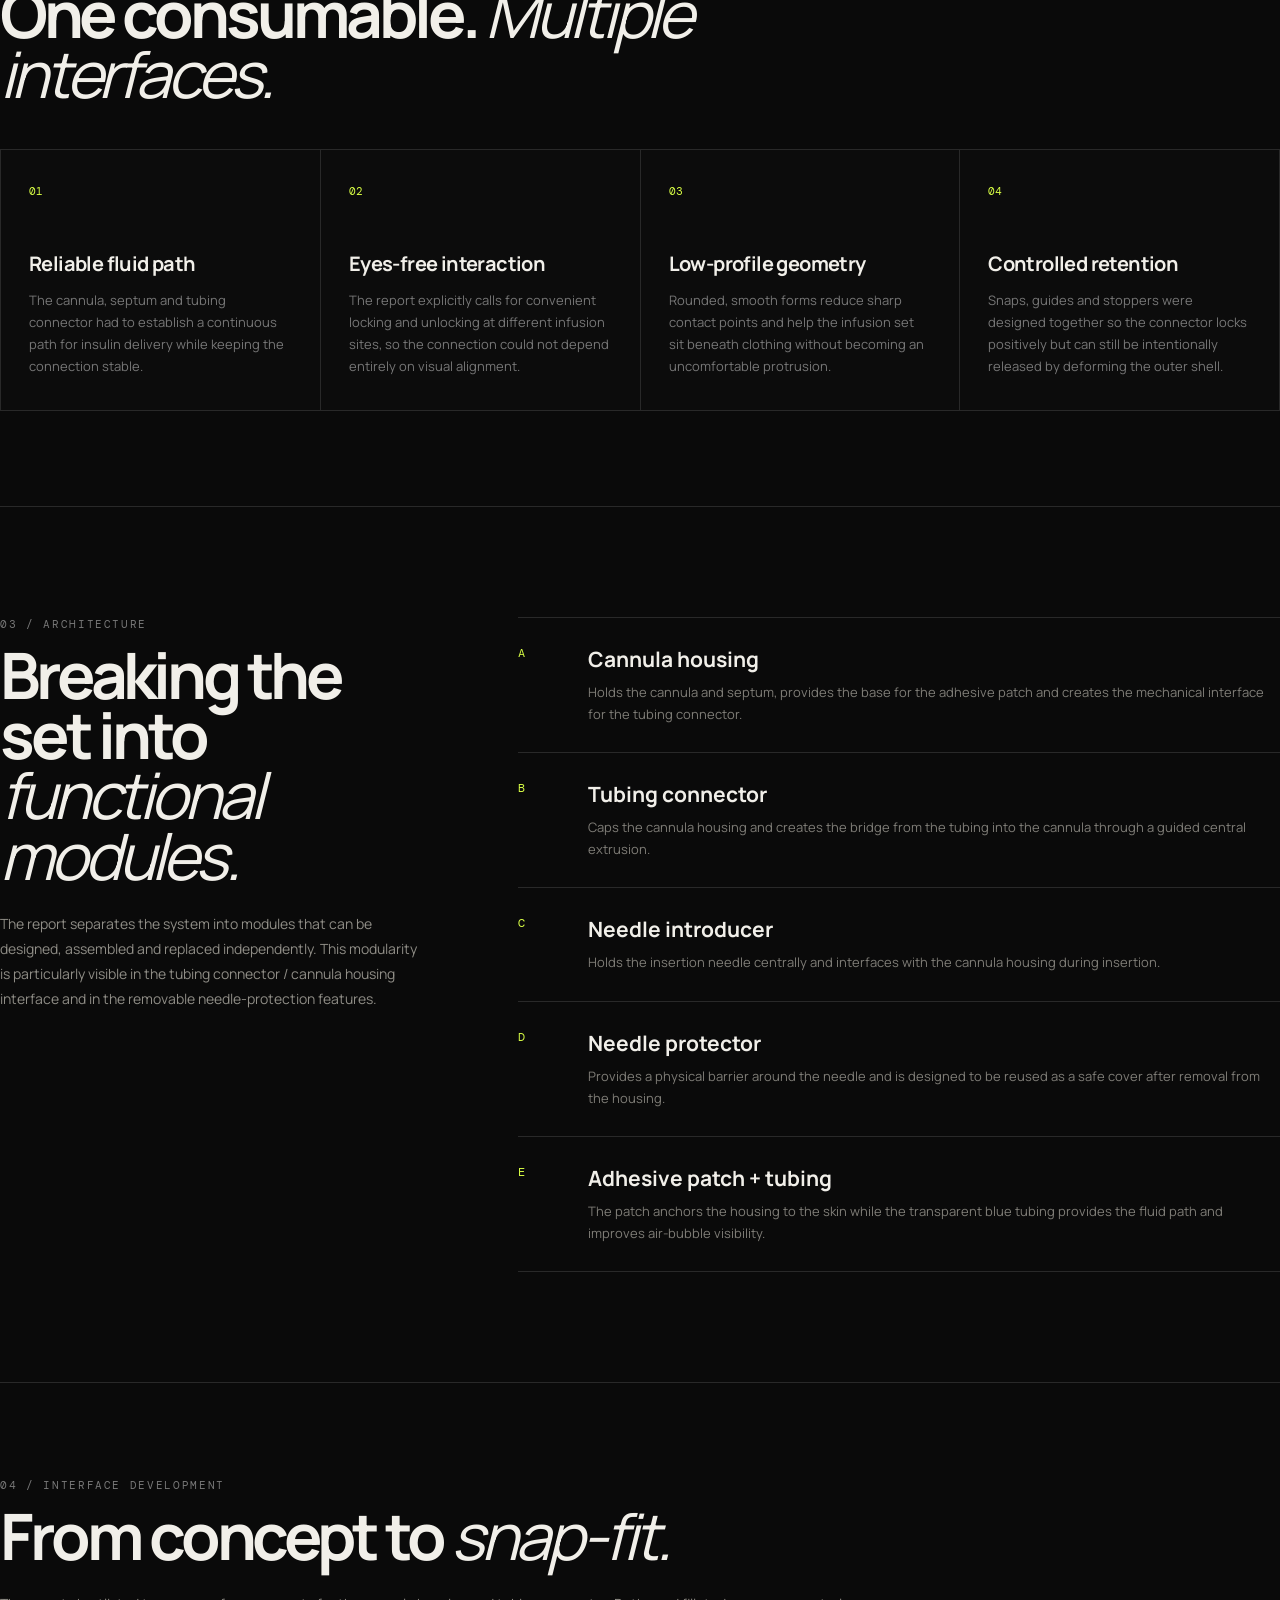
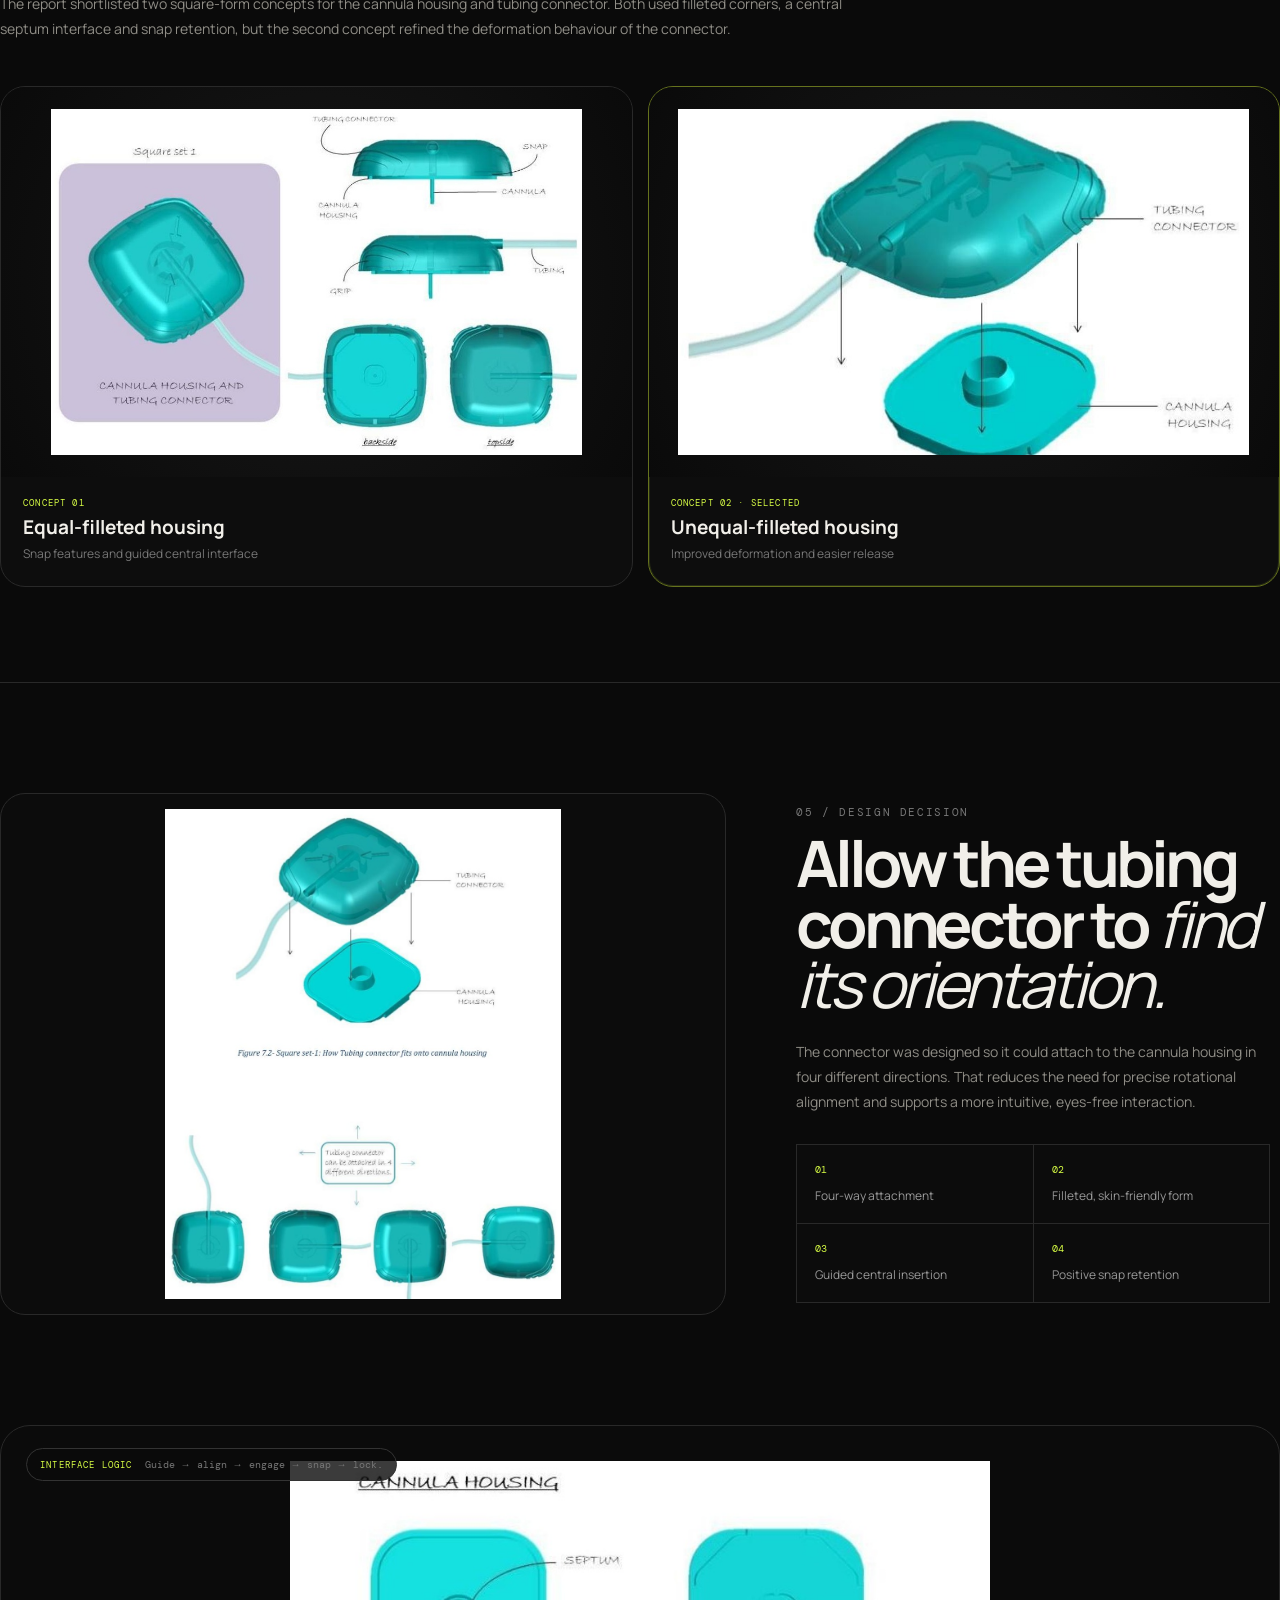
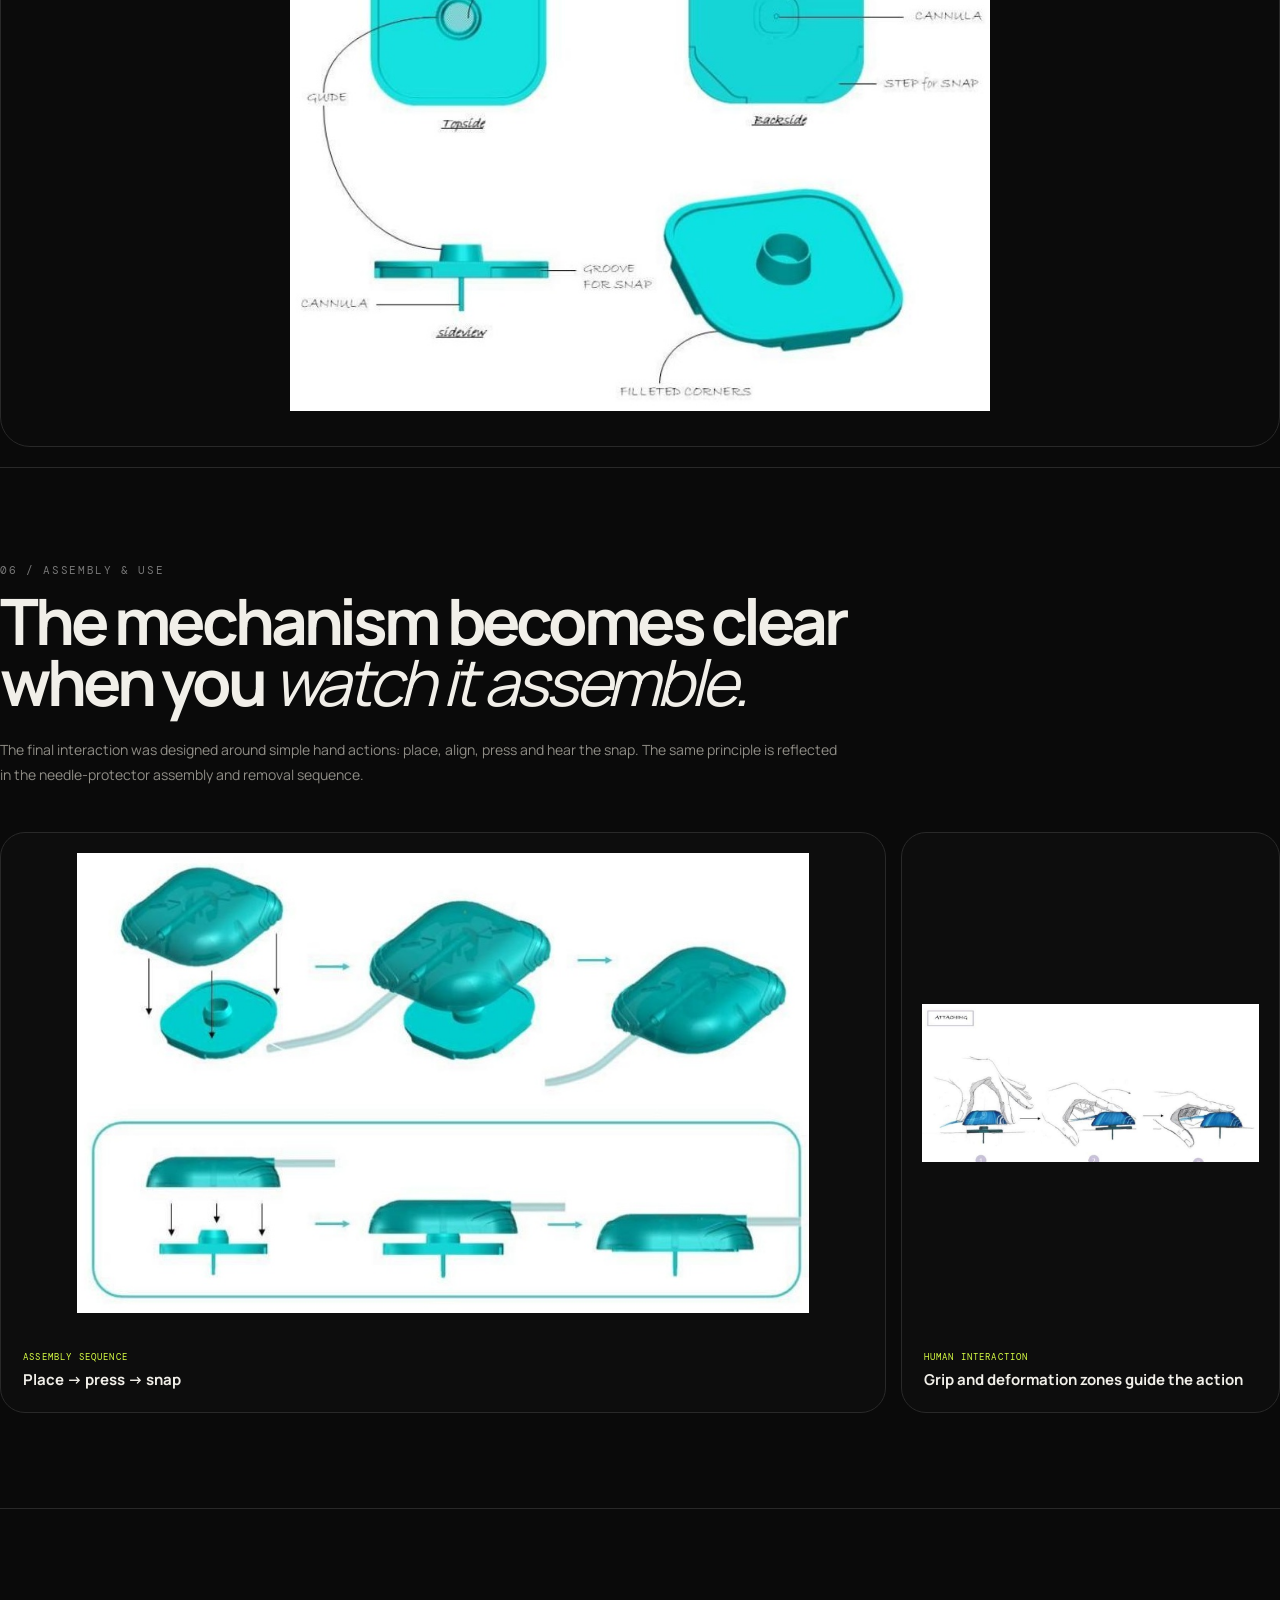
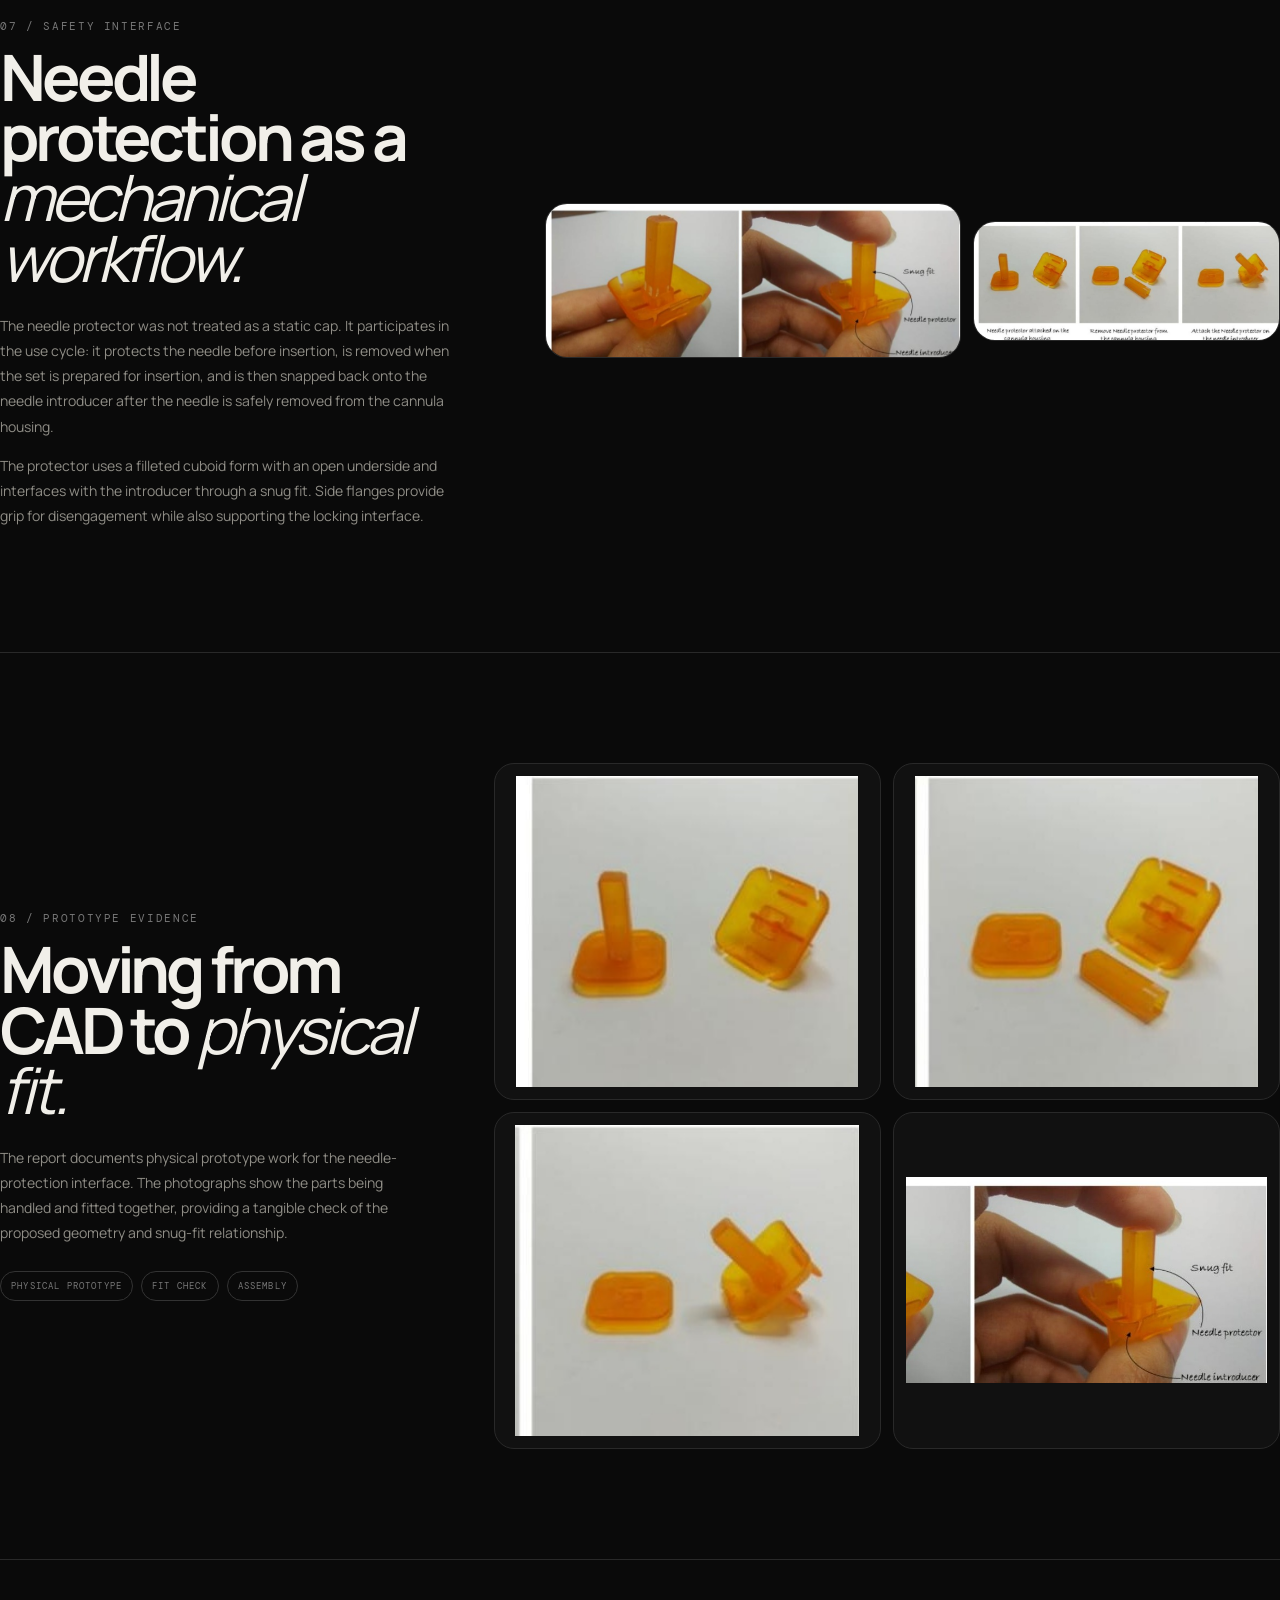
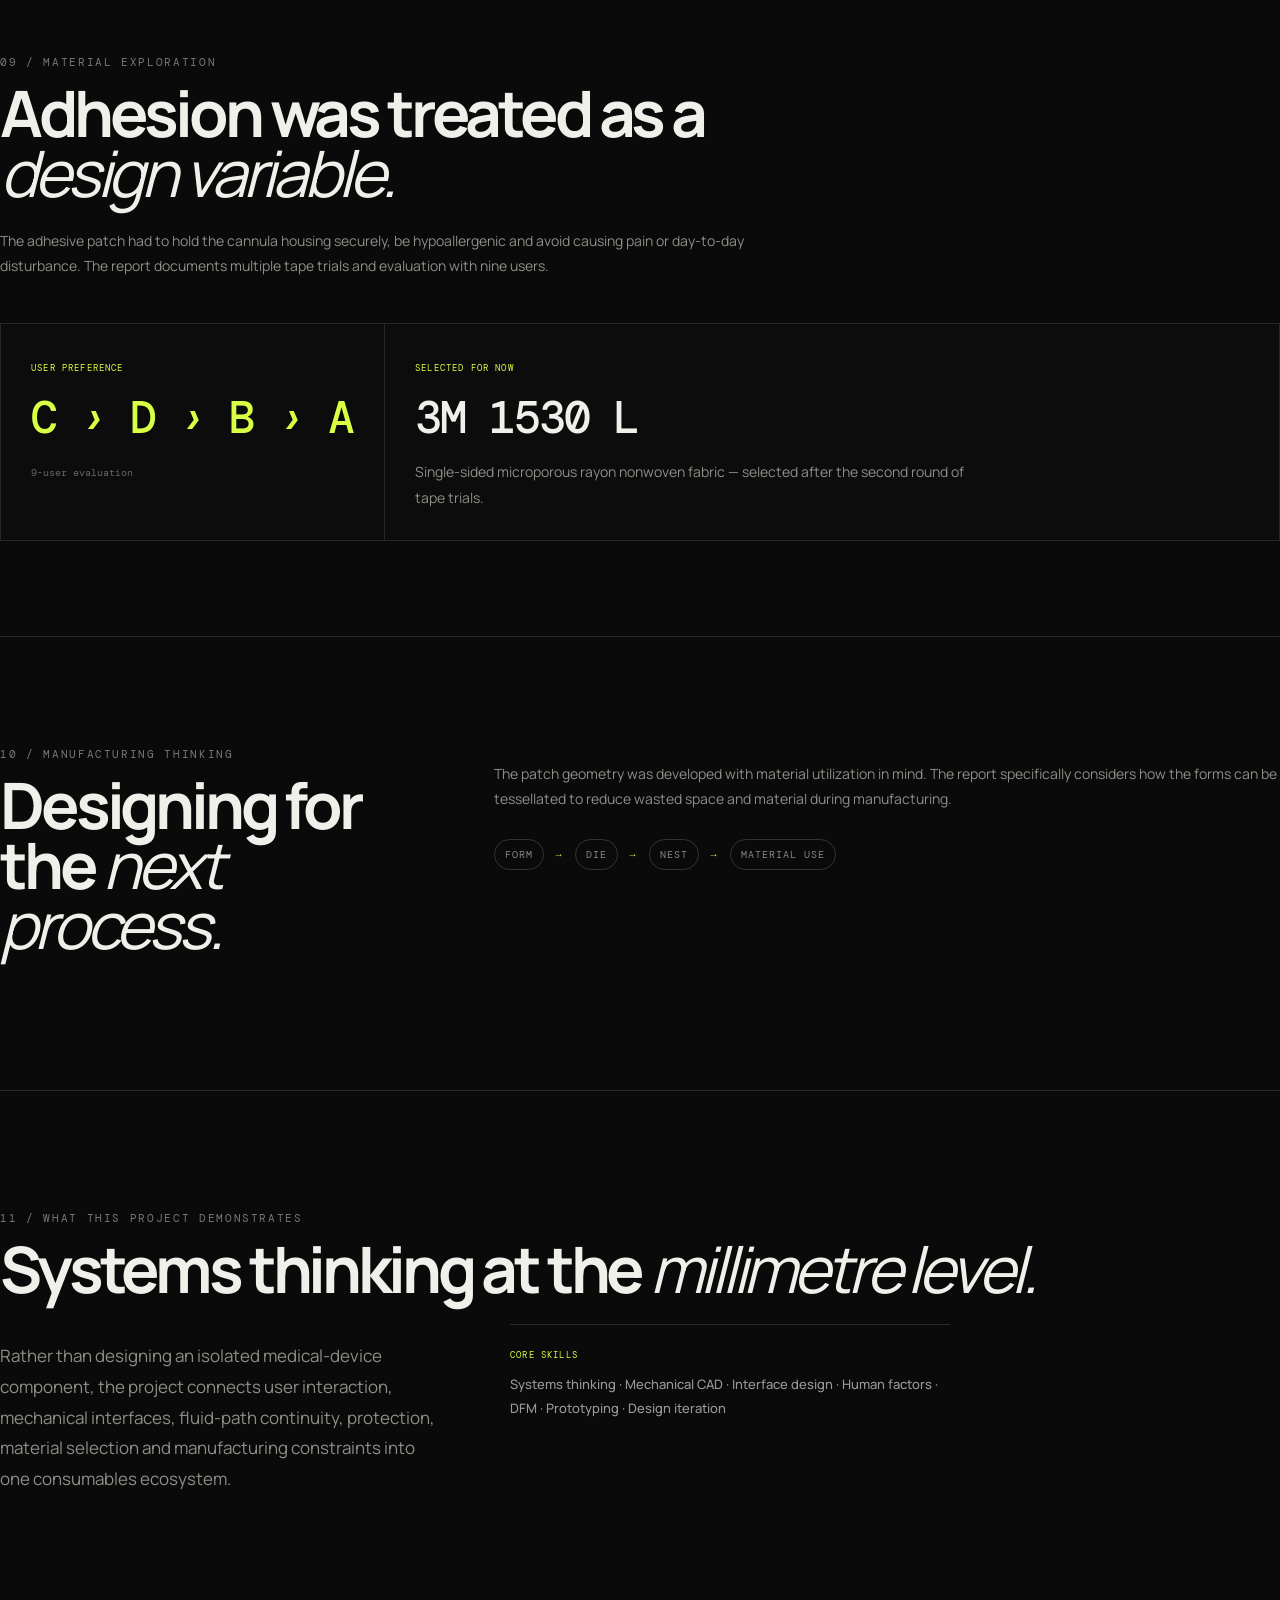
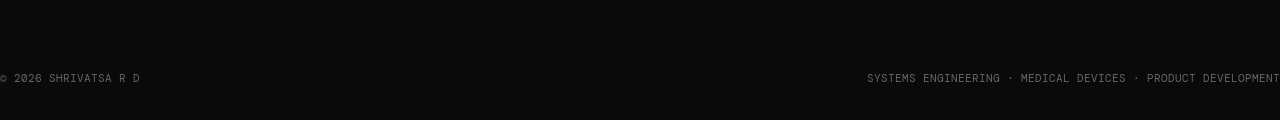
<file: project-infusion.html>
<!doctype html>
<html lang="en">
<head>
<meta charset="utf-8"><meta name="viewport" content="width=device-width,initial-scale=1">
<title>Infusion Set for Insulin Pump — Systems & Product Design | Shrivatsa R D</title>
<link rel="stylesheet" href="css/project-infusion.css">
<!-- Google tag (gtag.js) -->
<script async src="https://www.googletagmanager.com/gtag/js?id=G-2WK6SM6V4Y"></script>
<script>
  window.dataLayer = window.dataLayer || [];
  function gtag(){dataLayer.push(arguments);}
  gtag('js', new Date());

  gtag('config', 'G-2WK6SM6V4Y');
</script>
</head>
<body>
<nav><a class="logo" href="index.html">SHRIVATSA<span>®</span></a><div class="links"><a href="designs.html">Designs</a><a href="projects.html" class="active">Projects</a><a href="experience.html">Experience</a><a href="education.html">Education</a><a href="skills.html">Skills</a><a href="contact.html">Contact</a></div></nav>

<main class="container infusion-page">
<section class="project-hero infusion-hero">
  <div class="infusion-hero-visual" aria-hidden="true">
    <img src="assets/infusion/hero-insulin-pump.png" alt="Insulin pump and infusion set system reference">
  </div>
  <div class="infusion-hero-content">
    <a class="back" href="projects.html">← PROJECTS</a>
    <div class="kicker" style="margin-top:30px">IISc · MEDICAL DEVICE · SYSTEMS + PRODUCT DESIGN</div>
    <h1>Infusion set —<br><i>for an insulin pump.</i></h1>
    <p class="infusion-hero-lead">A mechanical consumables system designed around the complete user interaction — from insulin reservoir and tubing connection to cannula insertion, securement, disconnection and safe needle handling.</p>
    <div class="meta"><span class="tag">CASE STUDY</span><span class="tag">MECHANICAL DESIGN</span><span class="tag">DFM / DFA</span><span class="tag">HUMAN FACTORS</span></div>
  </div>
  <div class="infusion-hero-stats">
    <div><strong>06</strong><span>SYSTEM COMPONENTS</span></div>
    <div><strong>02</strong><span>SQUARE CONCEPTS</span></div>
    <div><strong>09</strong><span>USER TRIALS</span></div>
    <div><strong>01</strong><span>SELECTED PATCH</span></div>
  </div>
</section>

<section class="infusion-overview">
  <div class="overview-copy">
    <div class="eyebrow">01 / System context</div>
    <h2>Designing the <i>interface</i>, not just the part.</h2>
    <p>The infusion set is the physical link between the insulin pump delivery system and the user's body. The report defines a complete consumables architecture comprising the cannula housing, tubing connector, needle introducer, adhesive patch and tubing.</p>
    <p>The design work was therefore treated as an interconnected system: every connector, snap, guide, grip and protective feature had to work with the neighbouring component and with the user's hands.</p>
    <div class="system-chips"><span>PUMP</span><i>→</i><span>RESERVOIR</span><i>→</i><span>LUER</span><i>→</i><span>TUBING</span><i>→</i><span>CANNULA</span><i>→</i><span>BODY</span></div>
  </div>
  <figure class="infusion-wide-image"><img src="assets/infusion/01-system-infusion-sites.jpg" alt="Infusion set placement and system context"></figure>
</section>

<section class="infusion-section">
  <div class="section-head"><div class="eyebrow">02 / Design problem</div><h2>One consumable. <i>Multiple interfaces.</i></h2></div>
  <div class="problem-grid">
    <article><span>01</span><h3>Reliable fluid path</h3><p>The cannula, septum and tubing connector had to establish a continuous path for insulin delivery while keeping the connection stable.</p></article>
    <article><span>02</span><h3>Eyes-free interaction</h3><p>The report explicitly calls for convenient locking and unlocking at different infusion sites, so the connection could not depend entirely on visual alignment.</p></article>
    <article><span>03</span><h3>Low-profile geometry</h3><p>Rounded, smooth forms reduce sharp contact points and help the infusion set sit beneath clothing without becoming an uncomfortable protrusion.</p></article>
    <article><span>04</span><h3>Controlled retention</h3><p>Snaps, guides and stoppers were designed together so the connector locks positively but can still be intentionally released by deforming the outer shell.</p></article>
  </div>
</section>

<section class="infusion-split">
  <div class="sticky-copy"><div class="eyebrow">03 / Architecture</div><h2>Breaking the set into <i>functional modules.</i></h2><p>The report separates the system into modules that can be designed, assembled and replaced independently. This modularity is particularly visible in the tubing connector / cannula housing interface and in the removable needle-protection features.</p></div>
  <div class="architecture-list">
    <div class="architecture-row"><b>A</b><div><h3>Cannula housing</h3><p>Holds the cannula and septum, provides the base for the adhesive patch and creates the mechanical interface for the tubing connector.</p></div></div>
    <div class="architecture-row"><b>B</b><div><h3>Tubing connector</h3><p>Caps the cannula housing and creates the bridge from the tubing into the cannula through a guided central extrusion.</p></div></div>
    <div class="architecture-row"><b>C</b><div><h3>Needle introducer</h3><p>Holds the insertion needle centrally and interfaces with the cannula housing during insertion.</p></div></div>
    <div class="architecture-row"><b>D</b><div><h3>Needle protector</h3><p>Provides a physical barrier around the needle and is designed to be reused as a safe cover after removal from the housing.</p></div></div>
    <div class="architecture-row"><b>E</b><div><h3>Adhesive patch + tubing</h3><p>The patch anchors the housing to the skin while the transparent blue tubing provides the fluid path and improves air-bubble visibility.</p></div></div>
  </div>
</section>

<section class="infusion-gallery-section">
  <div class="section-head"><div class="eyebrow">04 / Interface development</div><h2>From concept to <i>snap-fit.</i></h2><p>The report shortlisted two square-form concepts for the cannula housing and tubing connector. Both used filleted corners, a central septum interface and snap retention, but the second concept refined the deformation behaviour of the connector.</p></div>
  <div class="concept-grid">
    <figure class="concept-card"><img src="assets/infusion/02-square-set1-exploded.jpg" alt="Square set 1 exploded view"><figcaption><span>CONCEPT 01</span><b>Equal-filleted housing</b><small>Snap features and guided central interface</small></figcaption></figure>
    <figure class="concept-card selected"><img src="assets/infusion/05-square-set2-exploded.jpg" alt="Square set 2 exploded view"><figcaption><span>CONCEPT 02 · SELECTED</span><b>Unequal-filleted housing</b><small>Improved deformation and easier release</small></figcaption></figure>
  </div>
</section>

<section class="decision-section">
  <div class="decision-visual"><img src="assets/infusion/03-four-way-tubing.jpg" alt="Tubing connector four-way attachment"></div>
  <div class="decision-copy"><div class="eyebrow">05 / Design decision</div><h2>Allow the tubing connector to <i>find its orientation.</i></h2><p>The connector was designed so it could attach to the cannula housing in four different directions. That reduces the need for precise rotational alignment and supports a more intuitive, eyes-free interaction.</p><div class="decision-points"><div><b>01</b><span>Four-way attachment</span></div><div><b>02</b><span>Filleted, skin-friendly form</span></div><div><b>03</b><span>Guided central insertion</span></div><div><b>04</b><span>Positive snap retention</span></div></div></div>
</section>

<section class="feature-image-section"><div class="feature-caption"><span>INTERFACE LOGIC</span><p>Guide → align → engage → snap → lock.</p></div><img src="assets/infusion/04-cannula-housing.jpg" alt="Cannula housing and connector interface details"></section>

<section class="assembly-section">
  <div class="section-head"><div class="eyebrow">06 / Assembly & use</div><h2>The mechanism becomes clear when you <i>watch it assemble.</i></h2><p>The final interaction was designed around simple hand actions: place, align, press and hear the snap. The same principle is reflected in the needle-protector assembly and removal sequence.</p></div>
  <div class="assembly-grid">
    <figure class="assembly-main"><img src="assets/infusion/06-assembly-sequence.jpg" alt="Tubing connector assembly sequence"><figcaption><span>ASSEMBLY SEQUENCE</span><b>Place → press → snap</b></figcaption></figure>
    <figure class="assembly-side"><img src="assets/infusion/07-hand-attachment.jpg" alt="Hand interaction during tubing connector attachment"><figcaption><span>HUMAN INTERACTION</span><b>Grip and deformation zones guide the action</b></figcaption></figure>
  </div>
</section>

<section class="needle-section">
  <div class="needle-copy"><div class="eyebrow">07 / Safety interface</div><h2>Needle protection as a <i>mechanical workflow.</i></h2><p>The needle protector was not treated as a static cap. It participates in the use cycle: it protects the needle before insertion, is removed when the set is prepared for insertion, and is then snapped back onto the needle introducer after the needle is safely removed from the cannula housing.</p><p>The protector uses a filleted cuboid form with an open underside and interfaces with the introducer through a snug fit. Side flanges provide grip for disengagement while also supporting the locking interface.</p></div>
  <div class="needle-visual"><img src="assets/infusion/09-protector-prototype.jpg" alt="Prototype needle protector assembly"><img class="needle-process" src="assets/infusion/08-protector-order.jpg" alt="Needle protector order of use"></div>
</section>

<section class="prototype-section">
  <div class="prototype-copy"><div class="eyebrow">08 / Prototype evidence</div><h2>Moving from CAD to <i>physical fit.</i></h2><p>The report documents physical prototype work for the needle-protection interface. The photographs show the parts being handled and fitted together, providing a tangible check of the proposed geometry and snug-fit relationship.</p><div class="prototype-tags"><span>PHYSICAL PROTOTYPE</span><span>FIT CHECK</span><span>ASSEMBLY</span></div></div>
  <div class="prototype-grid"><img src="assets/infusion/11-protector-step1.jpg" alt="Needle protector prototype step one"><img src="assets/infusion/12-protector-step2.jpg" alt="Needle protector prototype step two"><img src="assets/infusion/13-protector-step3.jpg" alt="Needle protector prototype step three"><img src="assets/infusion/14-protector-held.jpg" alt="Needle protector held during fit check"></div>
</section>

<section class="materials-section">
  <div class="section-head"><div class="eyebrow">09 / Material exploration</div><h2>Adhesion was treated as a <i>design variable.</i></h2><p>The adhesive patch had to hold the cannula housing securely, be hypoallergenic and avoid causing pain or day-to-day disturbance. The report documents multiple tape trials and evaluation with nine users.</p></div>
  <div class="material-decision"><div class="preference"><small>USER PREFERENCE</small><strong>C <i>›</i> D <i>›</i> B <i>›</i> A</strong><span>9-user evaluation</span></div><div><small>SELECTED FOR NOW</small><strong>3M 1530 L</strong><p>Single-sided microporous rayon nonwoven fabric — selected after the second round of tape trials.</p></div></div>
</section>

<section class="manufacturing-section">
  <div><div class="eyebrow">10 / Manufacturing thinking</div><h2>Designing for the <i>next process.</i></h2></div>
  <div><p>The patch geometry was developed with material utilization in mind. The report specifically considers how the forms can be tessellated to reduce wasted space and material during manufacturing.</p><div class="manufacturing-line"><span>FORM</span><i>→</i><span>DIE</span><i>→</i><span>NEST</span><i>→</i><span>MATERIAL USE</span></div></div>
</section>

<section class="project-close">
  <div class="eyebrow">11 / What this project demonstrates</div>
  <h2>Systems thinking at the <i>millimetre level.</i></h2>
  <div class="close-grid"><p>Rather than designing an isolated medical-device component, the project connects user interaction, mechanical interfaces, fluid-path continuity, protection, material selection and manufacturing constraints into one consumables ecosystem.</p><div><span>CORE SKILLS</span><b>Systems thinking · Mechanical CAD · Interface design · Human factors · DFM · Prototyping · Design iteration</b></div></div>
</section>
</main>
<footer><span>© 2026 SHRIVATSA R D</span><span>SYSTEMS ENGINEERING · MEDICAL DEVICES · PRODUCT DEVELOPMENT</span></footer>
<script src="js/main.js"></script>
</body></html>
</file>
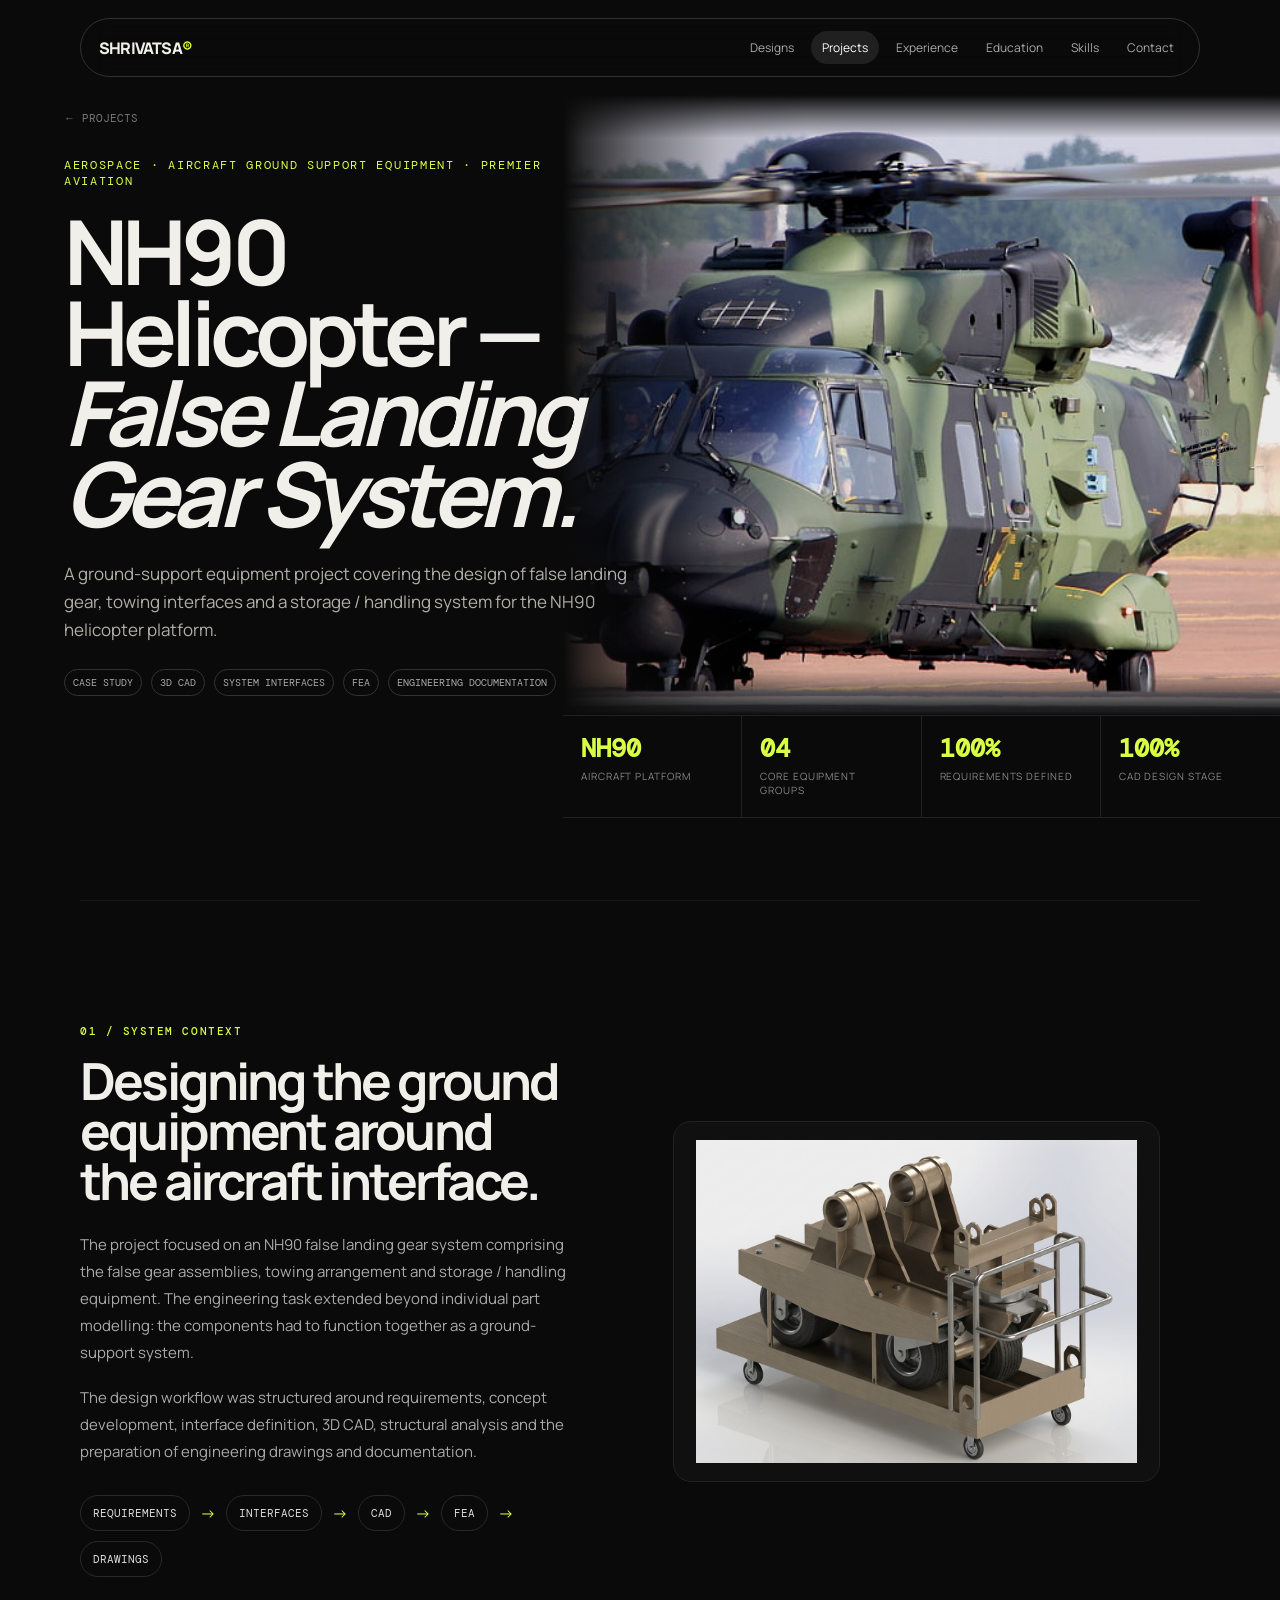
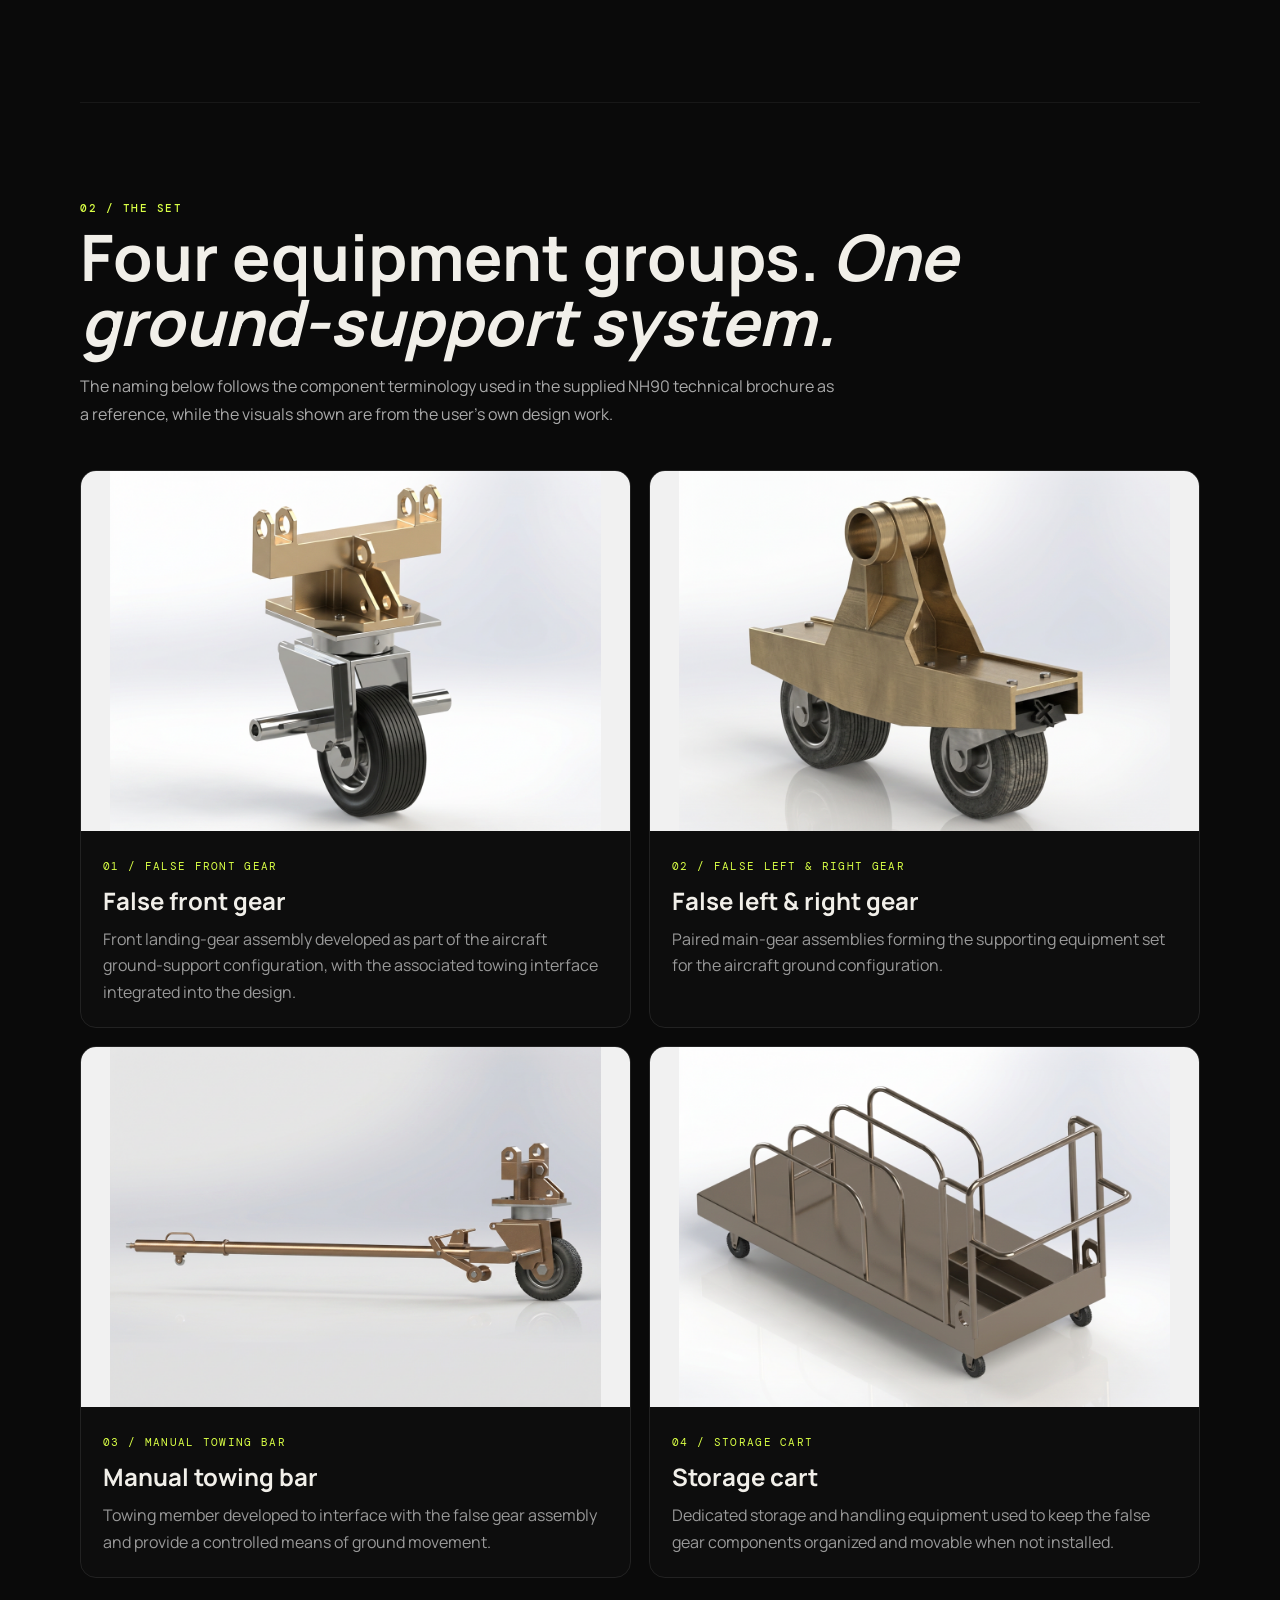
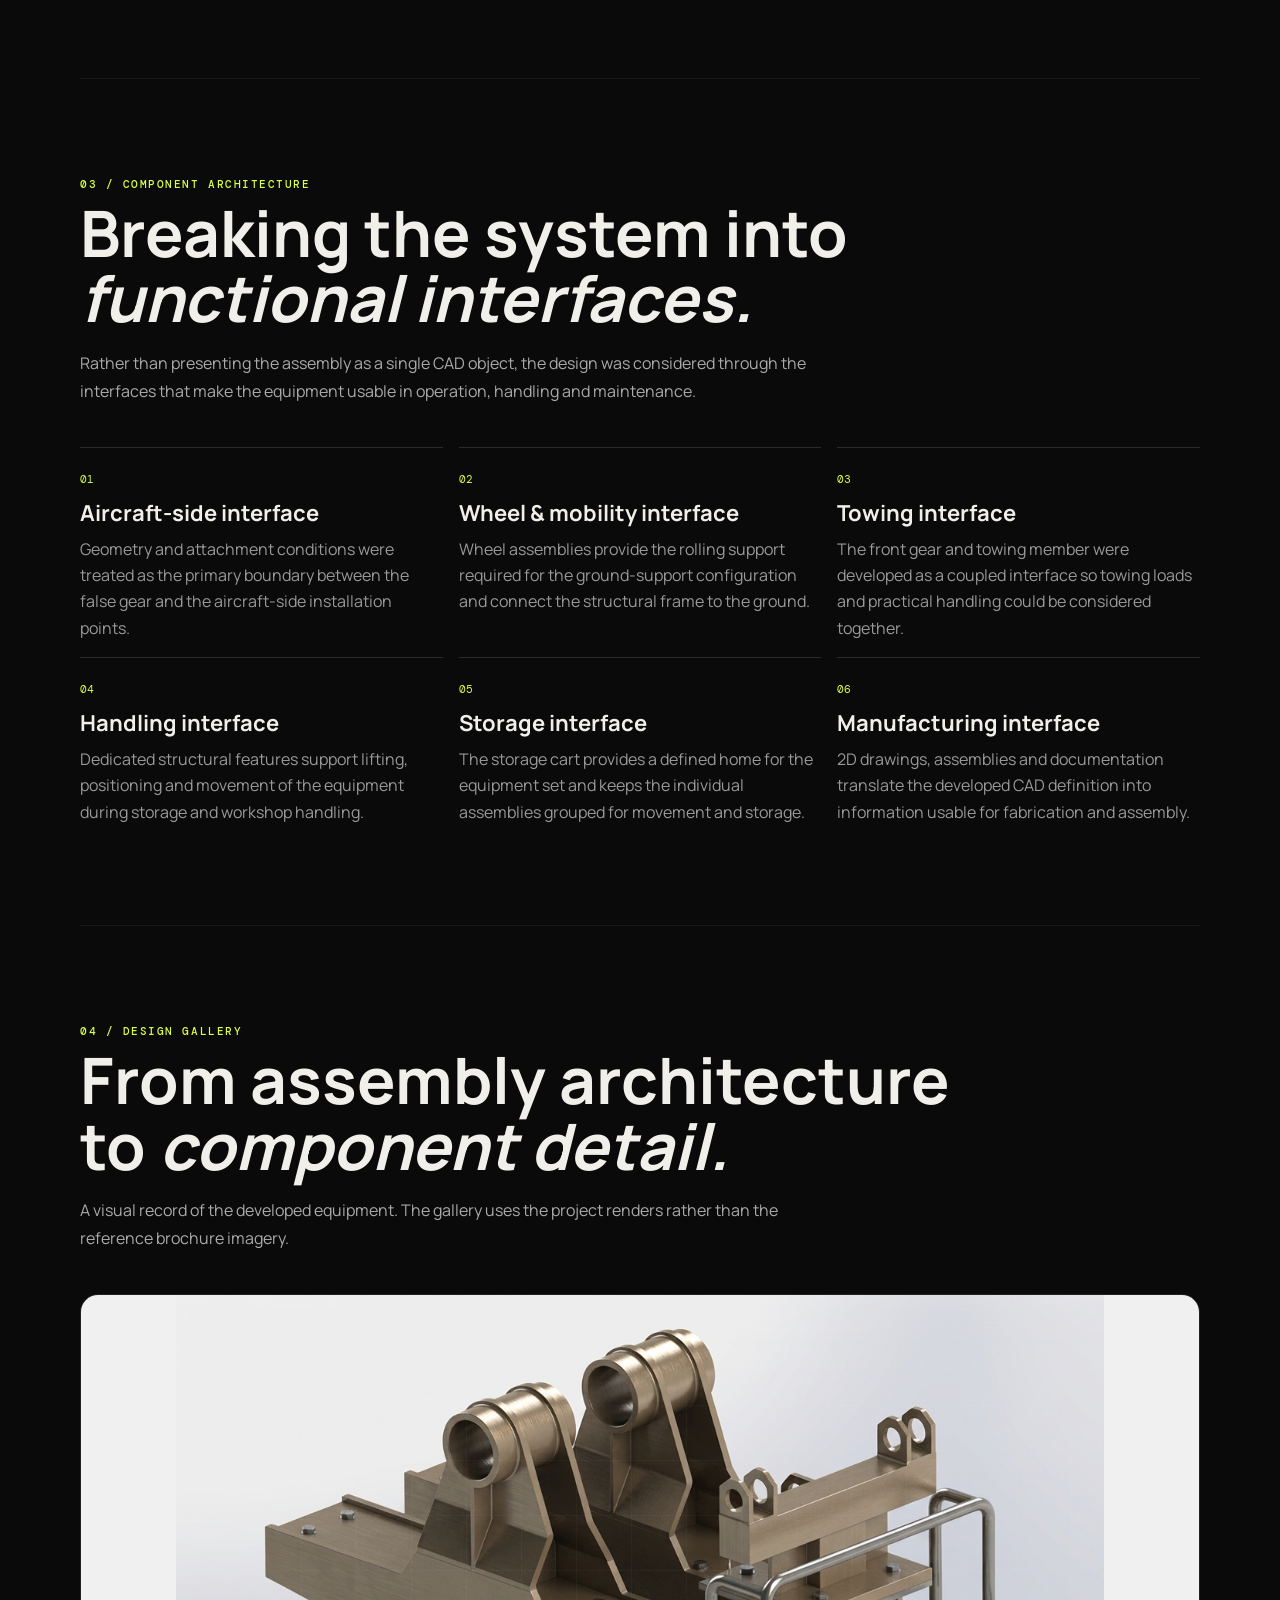
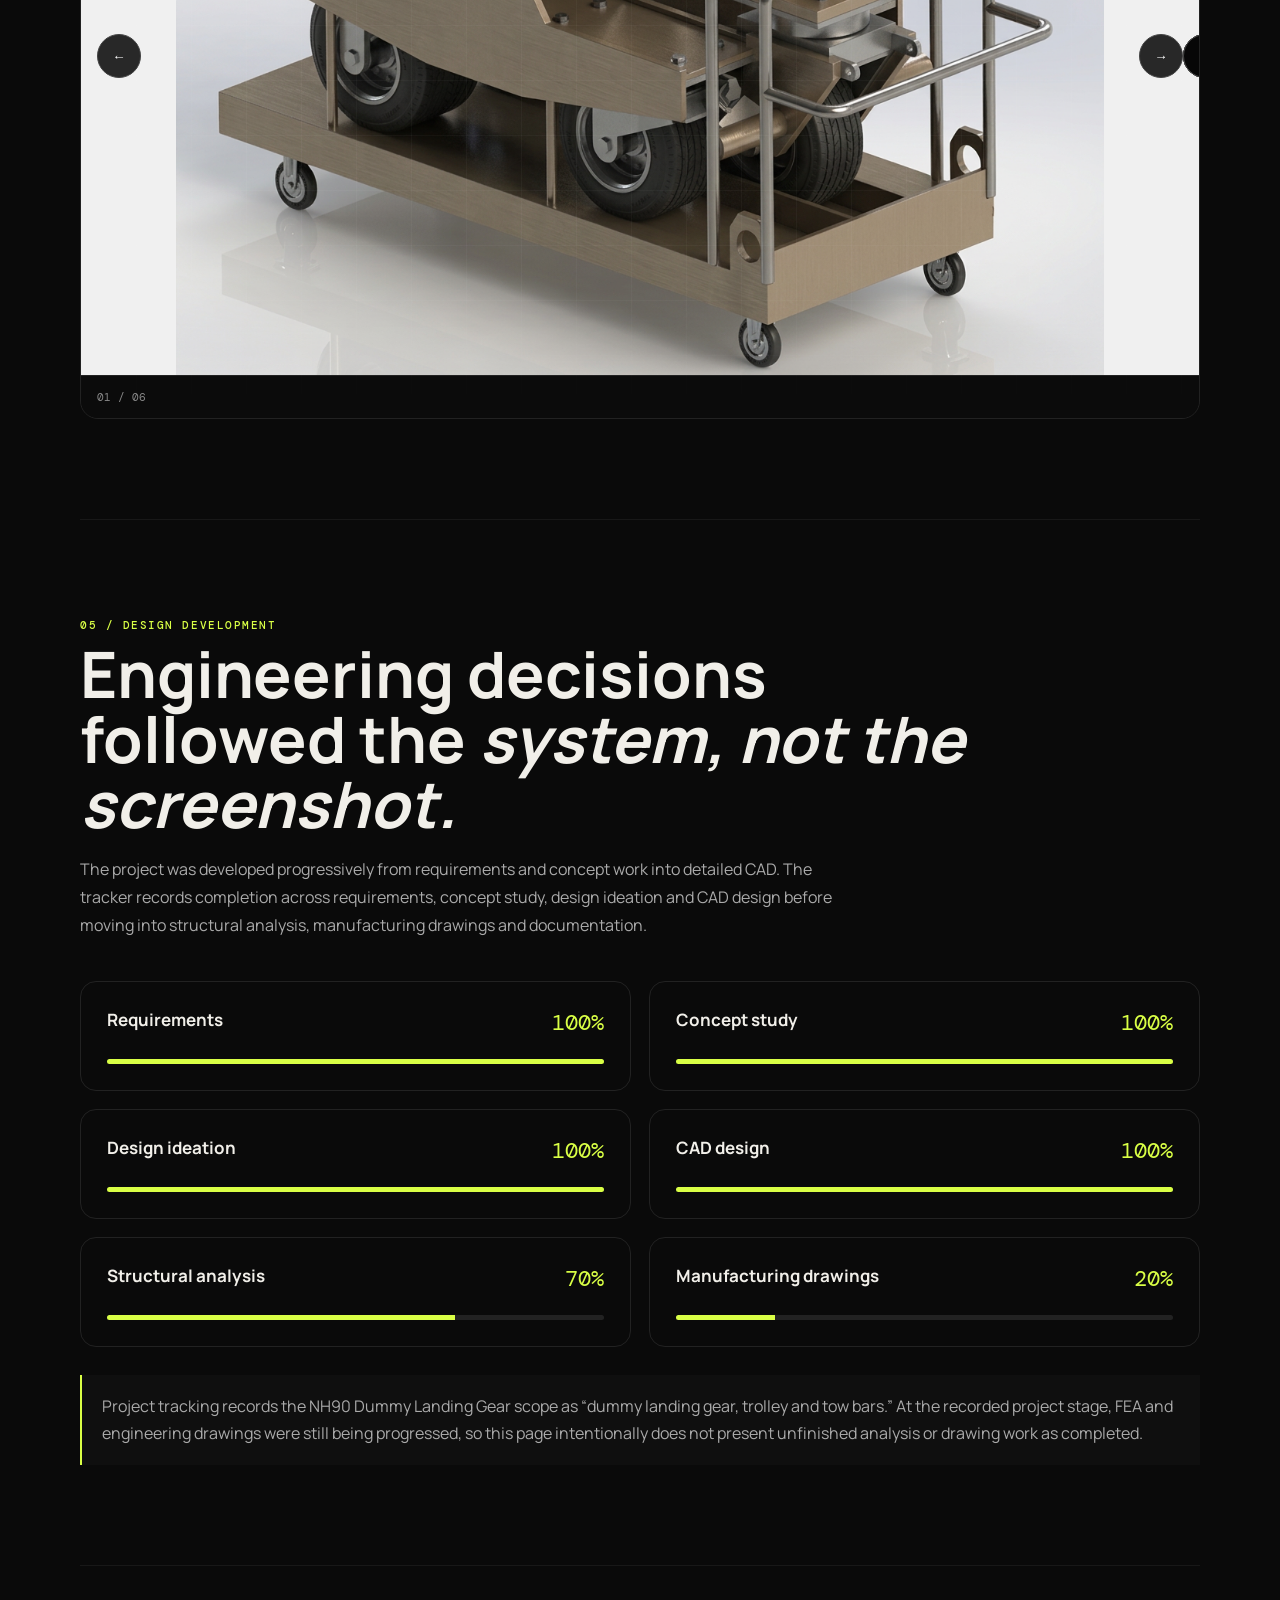
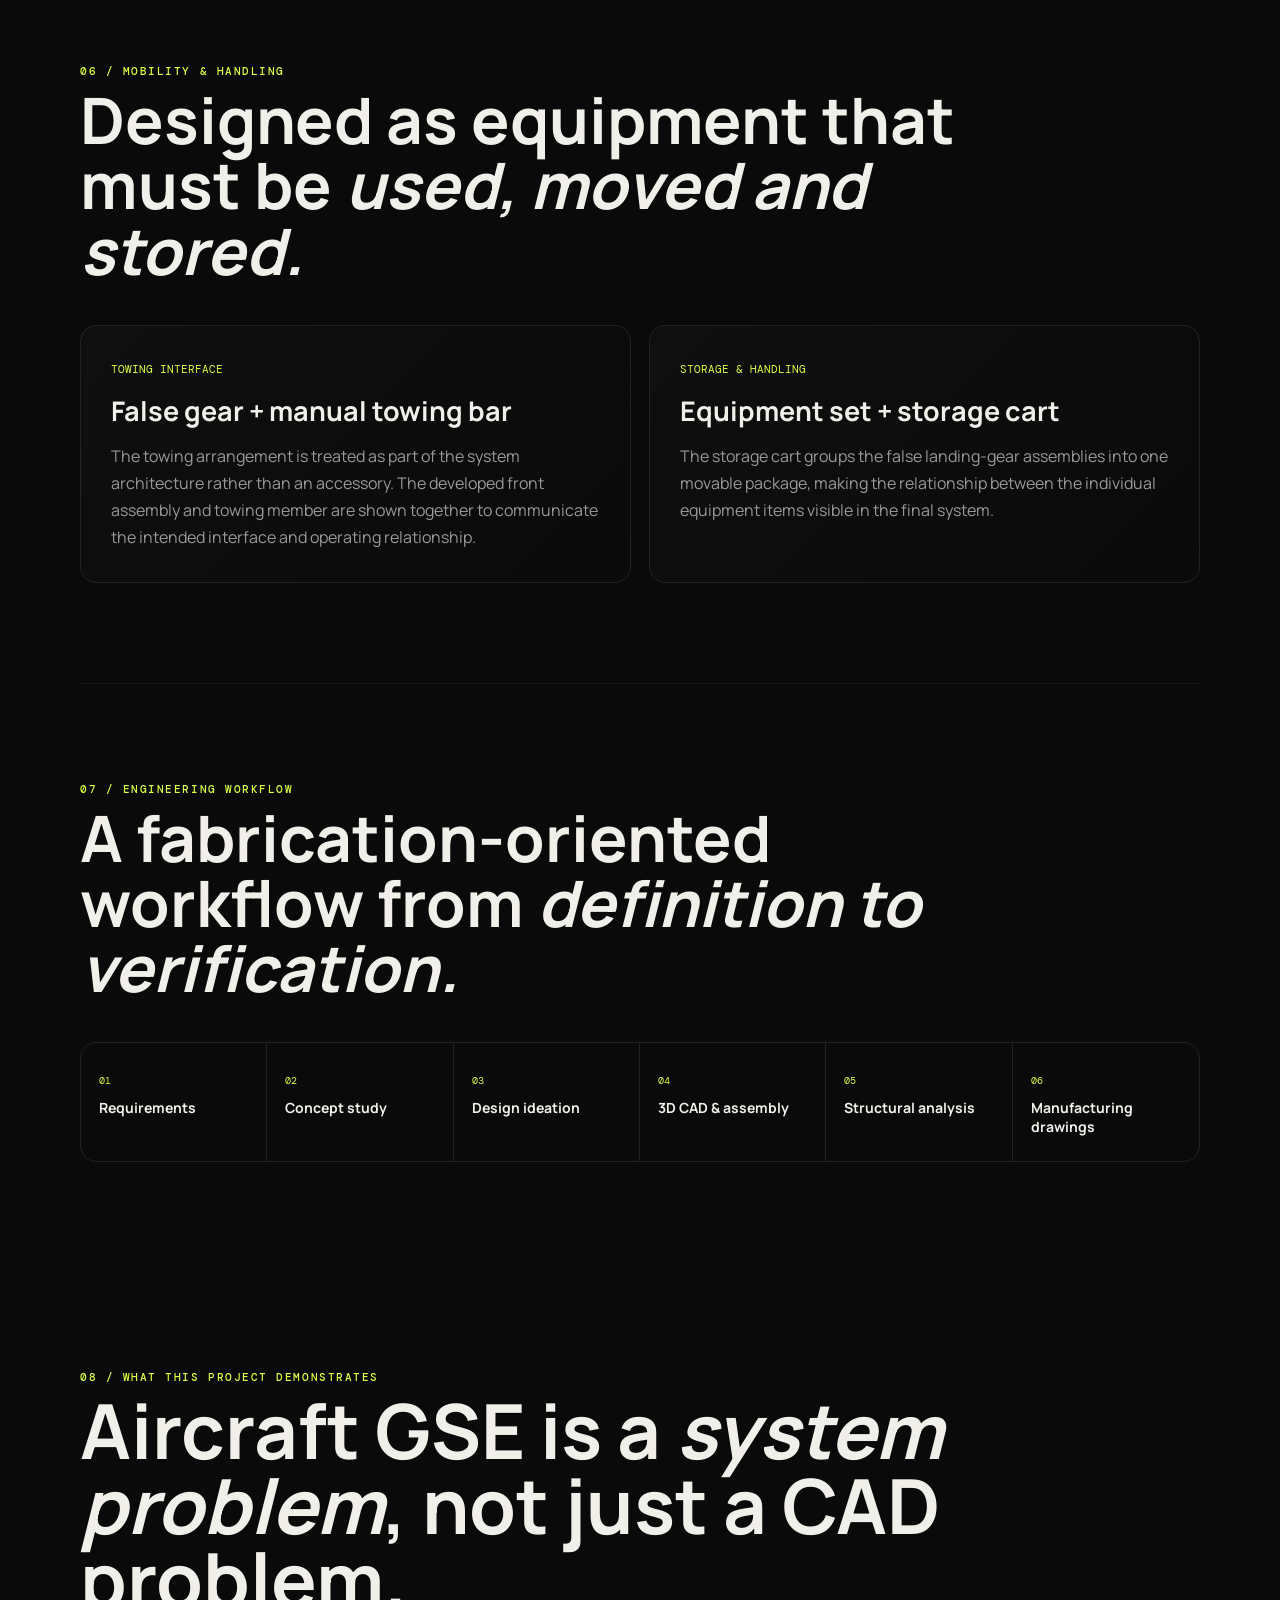
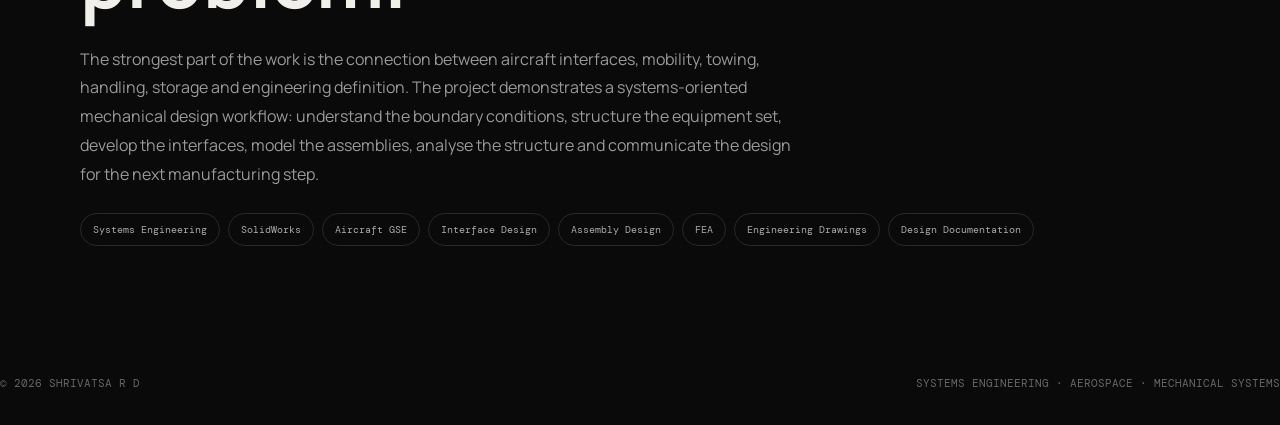
<file: project-nh90.html>
<!doctype html>
<html lang="en"><head><meta charset="utf-8"><meta name="viewport" content="width=device-width,initial-scale=1">
<title>NH90 Helicopter — False Landing Gear System | Shrivatsa R D</title><link rel="stylesheet" href="css/project-nh90.css"><!-- Google tag (gtag.js) -->
<script async src="https://www.googletagmanager.com/gtag/js?id=G-2WK6SM6V4Y"></script>
<script>
  window.dataLayer = window.dataLayer || [];
  function gtag(){dataLayer.push(arguments);}
  gtag('js', new Date());

  gtag('config', 'G-2WK6SM6V4Y');
</script>
</head>
<body>
<nav><a class="logo" href="projects.html">SHRIVATSA<span>®</span></a><div class="links"><a href="designs.html">Designs</a><a href="projects.html" class="active">Projects</a><a href="experience.html">Experience</a><a href="education.html">Education</a><a href="skills.html">Skills</a><a href="contact.html">Contact</a></div></nav>
<main class="container nh90-page">
<section class="project-hero nh90-hero">
<a class="back" href="projects.html">← PROJECTS</a><div class="kicker" style="margin-top:30px">Aerospace · Aircraft Ground Support Equipment · Premier Aviation</div>
<div class="nh90-hero-visual" aria-label="NH90 helicopter reference image"><img src="assets/nh90/nh90-helicopter-reference.jpg" alt="NH90 helicopter" loading="eager"><span>NH90 PLATFORM / REFERENCE</span></div>
<h1>NH90 Helicopter —<br><i>False Landing Gear System.</i></h1>
<p class="nh90-hero-lead">A ground-support equipment project covering the design of false landing gear, towing interfaces and a storage / handling system for the NH90 helicopter platform.</p>
<div class="meta"><span class="tag">CASE STUDY</span><span class="tag">3D CAD</span><span class="tag">SYSTEM INTERFACES</span><span class="tag">FEA</span><span class="tag">ENGINEERING DOCUMENTATION</span></div>
<div class="nh90-kpis"><div class="nh90-kpi"><b>NH90</b><span>Aircraft platform</span></div><div class="nh90-kpi"><b>04</b><span>Core equipment groups</span></div><div class="nh90-kpi"><b>100%</b><span>Requirements defined</span></div><div class="nh90-kpi"><b>100%</b><span>CAD design stage</span></div></div>
</section>

<section class="nh90-section"><div class="nh90-system"><div class="nh90-copy"><div class="nh90-eyebrow">01 / System context</div><h2>Designing the ground equipment around the aircraft interface.</h2><p>The project focused on an NH90 false landing gear system comprising the false gear assemblies, towing arrangement and storage / handling equipment. The engineering task extended beyond individual part modelling: the components had to function together as a ground-support system.</p><p>The design workflow was structured around requirements, concept development, interface definition, 3D CAD, structural analysis and the preparation of engineering drawings and documentation.</p><div class="nh90-flow"><span>REQUIREMENTS</span><i>→</i><span>INTERFACES</span><i>→</i><span>CAD</span><i>→</i><span>FEA</span><i>→</i><span>DRAWINGS</span></div></div><figure class="nh90-hero-image"><img src="assets/nh90/storage-cart.png" alt="NH90 false landing gear storage cart assembly"></figure></div></section>

<section class="nh90-section"><div class="nh90-section-head"><div class="nh90-eyebrow">02 / The set</div><h2>Four equipment groups. <i>One ground-support system.</i></h2><p>The naming below follows the component terminology used in the supplied NH90 technical brochure as a reference, while the visuals shown are from the user's own design work.</p></div>
<div class="nh90-set-grid">
<article class="nh90-set-card"><figure><img src="assets/nh90/false-front-gear.png" alt="False front gear"></figure><div class="set-info"><span class="num">01 / FALSE FRONT GEAR</span><h3>False front gear</h3><p>Front landing-gear assembly developed as part of the aircraft ground-support configuration, with the associated towing interface integrated into the design.</p></div></article>
<article class="nh90-set-card"><figure><img src="assets/nh90/false-left-right-gear.png" alt="False left and right gear"></figure><div class="set-info"><span class="num">02 / FALSE LEFT & RIGHT GEAR</span><h3>False left & right gear</h3><p>Paired main-gear assemblies forming the supporting equipment set for the aircraft ground configuration.</p></div></article>
<article class="nh90-set-card"><figure><img src="assets/nh90/manual-towing-bar.png" alt="Manual towing bar"></figure><div class="set-info"><span class="num">03 / MANUAL TOWING BAR</span><h3>Manual towing bar</h3><p>Towing member developed to interface with the false gear assembly and provide a controlled means of ground movement.</p></div></article>
<article class="nh90-set-card"><figure><img src="assets/nh90/storage-cart-detail.png" alt="Storage cart"></figure><div class="set-info"><span class="num">04 / STORAGE CART</span><h3>Storage cart</h3><p>Dedicated storage and handling equipment used to keep the false gear components organized and movable when not installed.</p></div></article>
</div></section>

<section class="nh90-section"><div class="nh90-section-head"><div class="nh90-eyebrow">03 / Component architecture</div><h2>Breaking the system into <i>functional interfaces.</i></h2><p>Rather than presenting the assembly as a single CAD object, the design was considered through the interfaces that make the equipment usable in operation, handling and maintenance.</p></div>
<div class="nh90-component-grid">
<div class="nh90-component"><span class="label">01</span><h3>Aircraft-side interface</h3><p>Geometry and attachment conditions were treated as the primary boundary between the false gear and the aircraft-side installation points.</p></div>
<div class="nh90-component"><span class="label">02</span><h3>Wheel & mobility interface</h3><p>Wheel assemblies provide the rolling support required for the ground-support configuration and connect the structural frame to the ground.</p></div>
<div class="nh90-component"><span class="label">03</span><h3>Towing interface</h3><p>The front gear and towing member were developed as a coupled interface so towing loads and practical handling could be considered together.</p></div>
<div class="nh90-component"><span class="label">04</span><h3>Handling interface</h3><p>Dedicated structural features support lifting, positioning and movement of the equipment during storage and workshop handling.</p></div>
<div class="nh90-component"><span class="label">05</span><h3>Storage interface</h3><p>The storage cart provides a defined home for the equipment set and keeps the individual assemblies grouped for movement and storage.</p></div>
<div class="nh90-component"><span class="label">06</span><h3>Manufacturing interface</h3><p>2D drawings, assemblies and documentation translate the developed CAD definition into information usable for fabrication and assembly.</p></div>
</div></section>

<section class="nh90-section"><div class="nh90-section-head"><div class="nh90-eyebrow">04 / Design gallery</div><h2>From assembly architecture to <i>component detail.</i></h2><p>A visual record of the developed equipment. The gallery uses the project renders rather than the reference brochure imagery.</p></div>
<div class="nh90-gallery" data-nh90-gallery><div class="nh90-gallery-track"><figure class="nh90-gallery-slide"><img src="assets/nh90/storage-cart.png" alt="False landing gear storage cart"></figure><figure class="nh90-gallery-slide"><img src="assets/nh90/manual-towing-bar.png" alt="Manual towing bar and false front gear"></figure><figure class="nh90-gallery-slide"><img src="assets/nh90/false-front-gear-towbar.png" alt="False front gear with towing arrangement"></figure><figure class="nh90-gallery-slide"><img src="assets/nh90/false-left-right-gear.png" alt="False left and right gear"></figure><figure class="nh90-gallery-slide"><img src="assets/nh90/false-front-gear.png" alt="False front gear detail"></figure><figure class="nh90-gallery-slide"><img src="assets/nh90/storage-cart-detail.png" alt="Storage cart detail"></figure></div><button class="prev" aria-label="Previous image">←</button><button class="next" aria-label="Next image">→</button><div class="nh90-gallery-ui"><span class="nh90-gallery-count">01 / 06</span><div class="nh90-dots"></div></div></div></section>

<section class="nh90-section"><div class="nh90-section-head"><div class="nh90-eyebrow">05 / Design development</div><h2>Engineering decisions followed the <i>system, not the screenshot.</i></h2><p>The project was developed progressively from requirements and concept work into detailed CAD. The tracker records completion across requirements, concept study, design ideation and CAD design before moving into structural analysis, manufacturing drawings and documentation.</p></div>
<div class="nh90-progress">
<div class="nh90-progress-card"><div class="phead"><h3>Requirements</h3><strong>100%</strong></div><div class="nh90-bar"><i style="width:100%"></i></div></div>
<div class="nh90-progress-card"><div class="phead"><h3>Concept study</h3><strong>100%</strong></div><div class="nh90-bar"><i style="width:100%"></i></div></div>
<div class="nh90-progress-card"><div class="phead"><h3>Design ideation</h3><strong>100%</strong></div><div class="nh90-bar"><i style="width:100%"></i></div></div>
<div class="nh90-progress-card"><div class="phead"><h3>CAD design</h3><strong>100%</strong></div><div class="nh90-bar"><i style="width:100%"></i></div></div>
<div class="nh90-progress-card"><div class="phead"><h3>Structural analysis</h3><strong>70%</strong></div><div class="nh90-bar"><i style="width:70%"></i></div></div>
<div class="nh90-progress-card"><div class="phead"><h3>Manufacturing drawings</h3><strong>20%</strong></div><div class="nh90-bar"><i style="width:20%"></i></div></div>
</div><div class="nh90-note">Project tracking records the NH90 Dummy Landing Gear scope as “dummy landing gear, trolley and tow bars.” At the recorded project stage, FEA and engineering drawings were still being progressed, so this page intentionally does not present unfinished analysis or drawing work as completed.</div></section>

<section class="nh90-section"><div class="nh90-section-head"><div class="nh90-eyebrow">06 / Mobility & handling</div><h2>Designed as equipment that must be <i>used, moved and stored.</i></h2></div><div class="nh90-interface"><article class="nh90-interface-card"><b>TOWING INTERFACE</b><h3>False gear + manual towing bar</h3><p>The towing arrangement is treated as part of the system architecture rather than an accessory. The developed front assembly and towing member are shown together to communicate the intended interface and operating relationship.</p></article><article class="nh90-interface-card"><b>STORAGE & HANDLING</b><h3>Equipment set + storage cart</h3><p>The storage cart groups the false landing-gear assemblies into one movable package, making the relationship between the individual equipment items visible in the final system.</p></article></div></section>

<section class="nh90-section"><div class="nh90-section-head"><div class="nh90-eyebrow">07 / Engineering workflow</div><h2>A fabrication-oriented workflow from <i>definition to verification.</i></h2></div><div class="nh90-process"><div><span>01</span><b>Requirements</b></div><div><span>02</span><b>Concept study</b></div><div><span>03</span><b>Design ideation</b></div><div><span>04</span><b>3D CAD & assembly</b></div><div><span>05</span><b>Structural analysis</b></div><div><span>06</span><b>Manufacturing drawings</b></div></div></section>

<section class="nh90-close"><div class="nh90-eyebrow">08 / What this project demonstrates</div><h2>Aircraft GSE is a <i>system problem</i>, not just a CAD problem.</h2><p>The strongest part of the work is the connection between aircraft interfaces, mobility, towing, handling, storage and engineering definition. The project demonstrates a systems-oriented mechanical design workflow: understand the boundary conditions, structure the equipment set, develop the interfaces, model the assemblies, analyse the structure and communicate the design for the next manufacturing step.</p><div class="nh90-tags"><span>Systems Engineering</span><span>SolidWorks</span><span>Aircraft GSE</span><span>Interface Design</span><span>Assembly Design</span><span>FEA</span><span>Engineering Drawings</span><span>Design Documentation</span></div></section>
</main><footer><span>© 2026 SHRIVATSA R D</span><span>SYSTEMS ENGINEERING · AEROSPACE · MECHANICAL SYSTEMS</span></footer>
<script src="js/project-nh90.js"></script></body></html>
</file>
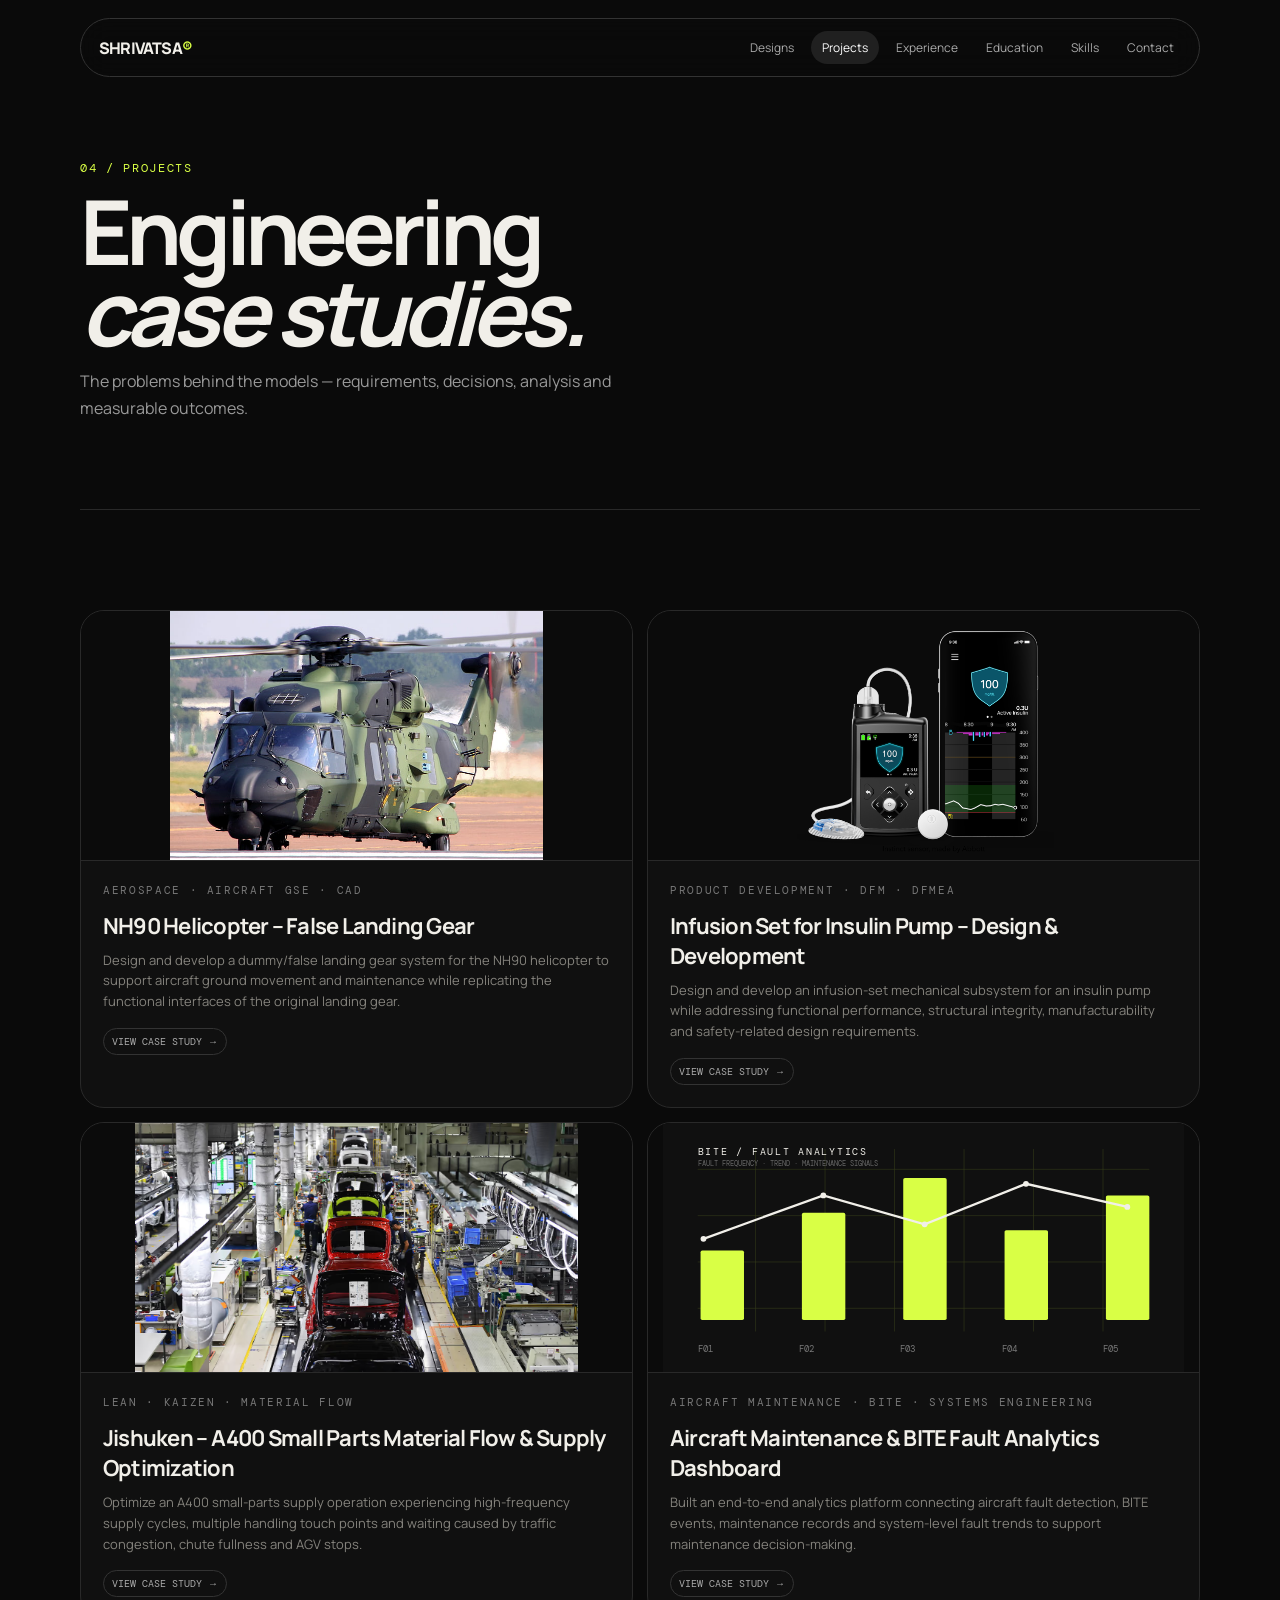
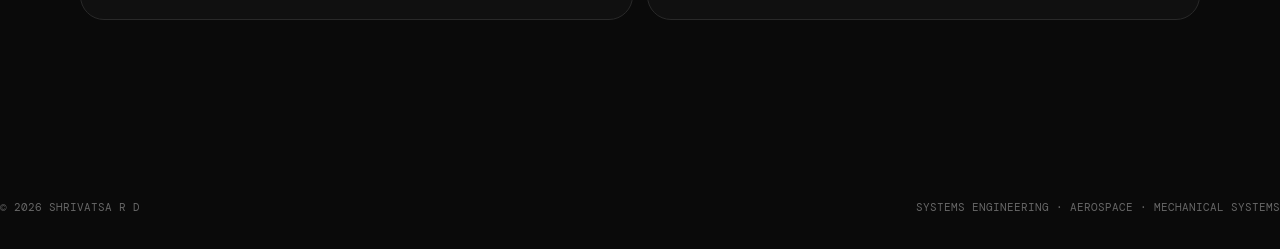
<file: projects.html>
<!doctype html><html><head><meta charset="utf-8"><meta name="viewport" content="width=device-width,initial-scale=1"><title>Projects — Shrivatsa R D</title><link rel="stylesheet" href="css/style.css"><!-- Google tag (gtag.js) -->
<script async src="https://www.googletagmanager.com/gtag/js?id=G-2WK6SM6V4Y"></script>
<script>
  window.dataLayer = window.dataLayer || [];
  function gtag(){dataLayer.push(arguments);}
  gtag('js', new Date());

  gtag('config', 'G-2WK6SM6V4Y');
</script>
</head><body><nav><a class="logo" href="index.html">SHRIVATSA<span>®</span></a><div class="links"><a href="designs.html">Designs</a><a href="projects.html">Projects</a><a href="experience.html">Experience</a><a href="education.html">Education</a><a href="skills.html">Skills</a><a href="contact.html">Contact</a></div></nav><main class="container"><section class="project-hero"><div class="kicker">04 / Projects</div><h1>Engineering<br><i>case studies.</i></h1><p style="color:#999;max-width:600px;line-height:1.7">The problems behind the models — requirements, decisions, analysis and measurable outcomes.</p></section><section class="section"><div class="cards project-cards">
<a class="card project-card" href="project-nh90.html"><div class="media project-cover"><img src="assets/nh90/nh90-helicopter-reference.jpg" alt="NH90 helicopter" loading="lazy"></div><div class="cardbody"><div class="eyebrow">Aerospace · Aircraft GSE · CAD</div><h3 style="margin-top:14px">NH90 Helicopter – False Landing Gear</h3><p>Design and develop a dummy/false landing gear system for the NH90 helicopter to support aircraft ground movement and maintenance while replicating the functional interfaces of the original landing gear.</p><div class="tags"><span class="tag">VIEW CASE STUDY →</span></div></div></a>
<a class="card project-card" href="project-infusion.html"><div class="media project-cover"><img src="assets/infusion/hero-insulin-pump.png" alt="Infusion set for insulin pump" loading="lazy"></div><div class="cardbody"><div class="eyebrow">Product Development · DFM · DFMEA</div><h3 style="margin-top:14px">Infusion Set for Insulin Pump – Design & Development</h3><p>Design and develop an infusion-set mechanical subsystem for an insulin pump while addressing functional performance, structural integrity, manufacturability and safety-related design requirements.</p><div class="tags"><span class="tag">VIEW CASE STUDY →</span></div></div></a>
<a class="card project-card" href="project-jishuken.html"><div class="media project-cover"><img src="assets/jishuken/hero/tkap-assembly-line.png" alt="TKAP assembly line" loading="lazy"></div><div class="cardbody"><div class="eyebrow">Lean · Kaizen · Material Flow</div><h3 style="margin-top:14px">Jishuken – A400 Small Parts Material Flow & Supply Optimization</h3><p>Optimize an A400 small-parts supply operation experiencing high-frequency supply cycles, multiple handling touch points and waiting caused by traffic congestion, chute fullness and AGV stops.</p><div class="tags"><span class="tag">VIEW CASE STUDY →</span></div></div></a>
<a class="card project-card" href="project-fault.html"><div class="media project-cover fault-cover"><svg viewBox="0 0 900 430" role="img" aria-label="Aircraft maintenance BITE fault analytics visualization" preserveAspectRatio="xMidYMid meet"><rect width="900" height="430" fill="#101010"/><g opacity=".18" stroke="#d9ff45"><path d="M60 80H840M60 160H840M60 240H840M60 320H840"/><path d="M160 45V360M280 45V360M400 45V360M520 45V360M640 45V360M760 45V360"/></g><g fill="#777" font-family="DM Mono,monospace" font-size="16"><text x="60" y="395">F01</text><text x="235" y="395">F02</text><text x="410" y="395">F03</text><text x="585" y="395">F04</text><text x="760" y="395">F05</text></g><g fill="#d9ff45"><rect x="65" y="220" width="75" height="120" rx="3"/><rect x="240" y="155" width="75" height="185" rx="3"/><rect x="415" y="95" width="75" height="245" rx="3"/><rect x="590" y="185" width="75" height="155" rx="3"/><rect x="765" y="125" width="75" height="215" rx="3"/></g><polyline points="70,200 277,125 452,175 627,105 802,145" fill="none" stroke="#f1efe9" stroke-width="4"/><circle cx="70" cy="200" r="5" fill="#f1efe9"/><circle cx="277" cy="125" r="5" fill="#f1efe9"/><circle cx="452" cy="175" r="5" fill="#f1efe9"/><circle cx="627" cy="105" r="5" fill="#f1efe9"/><circle cx="802" cy="145" r="5" fill="#f1efe9"/><text x="60" y="55" fill="#f1efe9" font-family="DM Mono,monospace" font-size="18" letter-spacing="3">BITE / FAULT ANALYTICS</text><text x="60" y="75" fill="#666" font-family="DM Mono,monospace" font-size="12">FAULT FREQUENCY · TREND · MAINTENANCE SIGNALS</text></svg></div><div class="cardbody"><div class="eyebrow">Aircraft Maintenance · BITE · Systems Engineering</div><h3 style="margin-top:14px">Aircraft Maintenance & BITE Fault Analytics Dashboard</h3><p>Built an end-to-end analytics platform connecting aircraft fault detection, BITE events, maintenance records and system-level fault trends to support maintenance decision-making.</p><div class="tags"><span class="tag">VIEW CASE STUDY →</span></div></div></a>
</div></section></main><footer><span>© 2026 SHRIVATSA R D</span><span>SYSTEMS ENGINEERING · AEROSPACE · MECHANICAL SYSTEMS</span></footer><script src="js/main.js"></script></body></html>
</file>
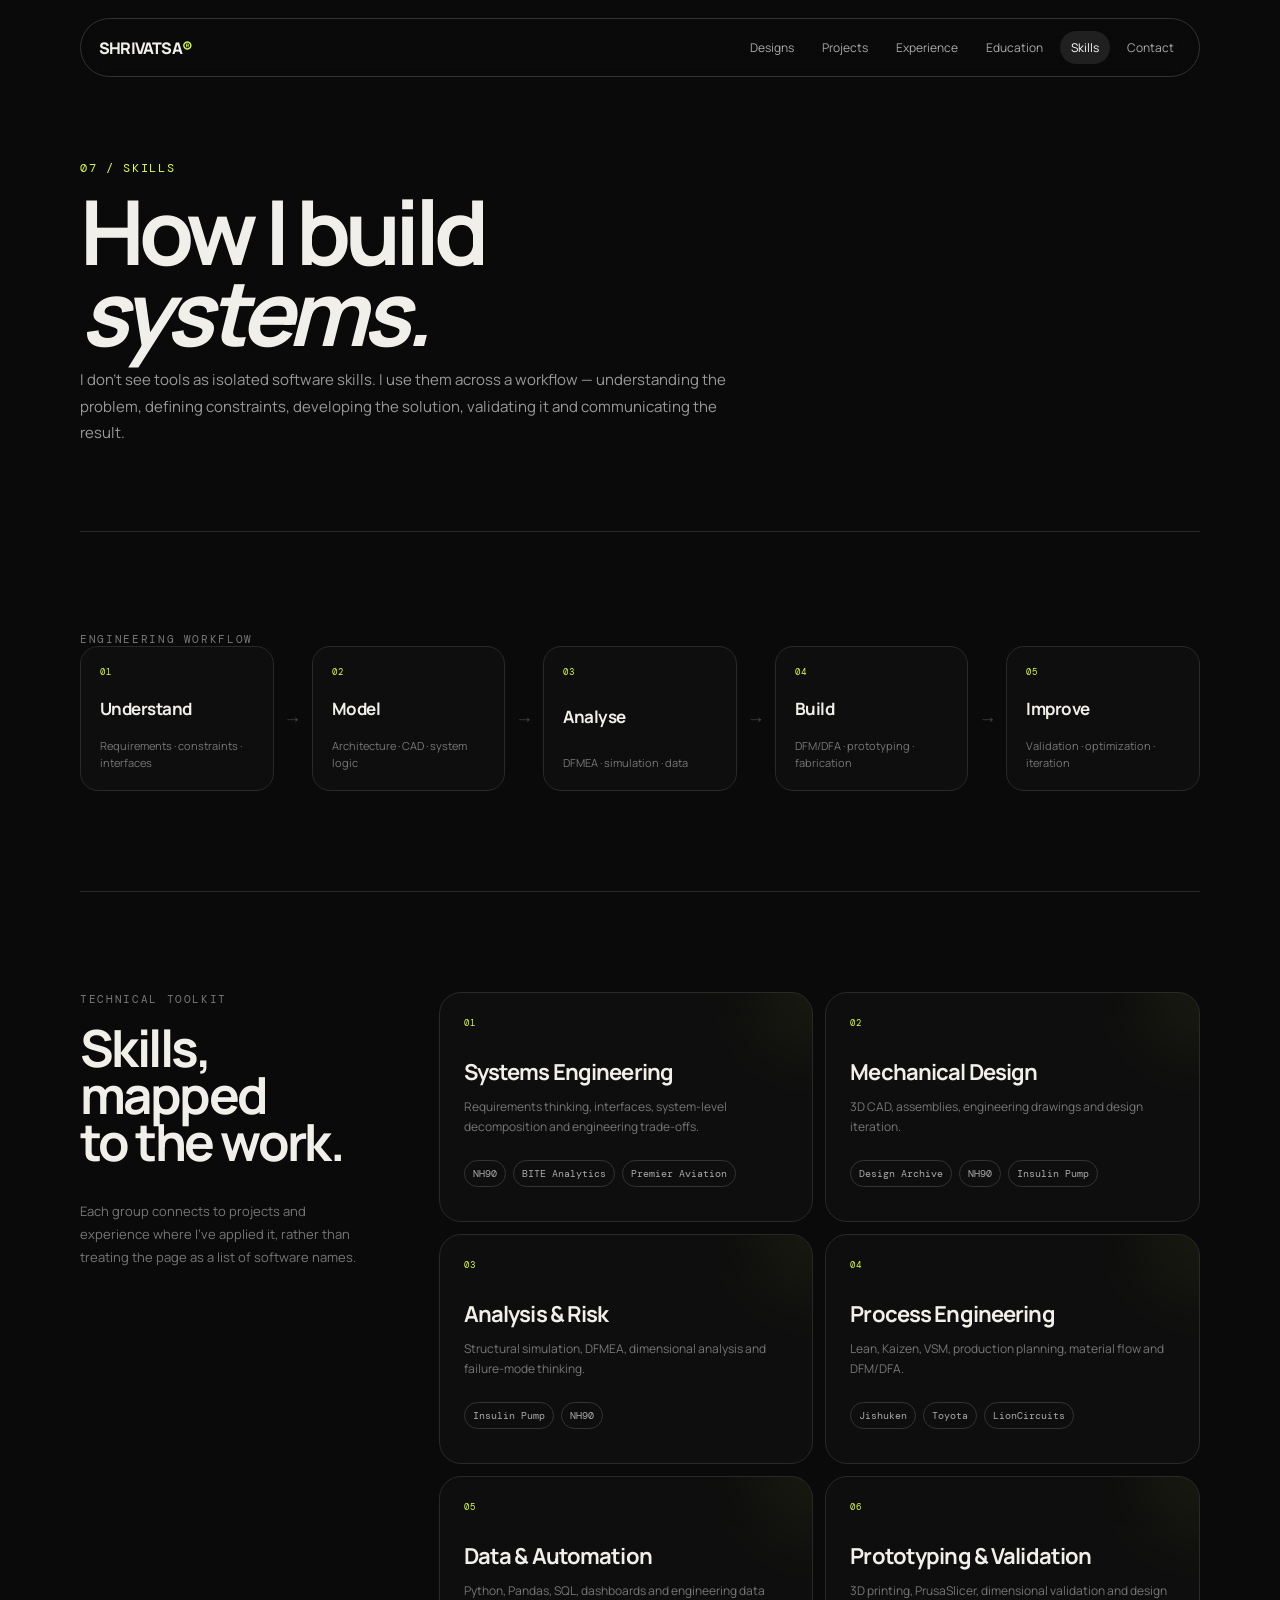
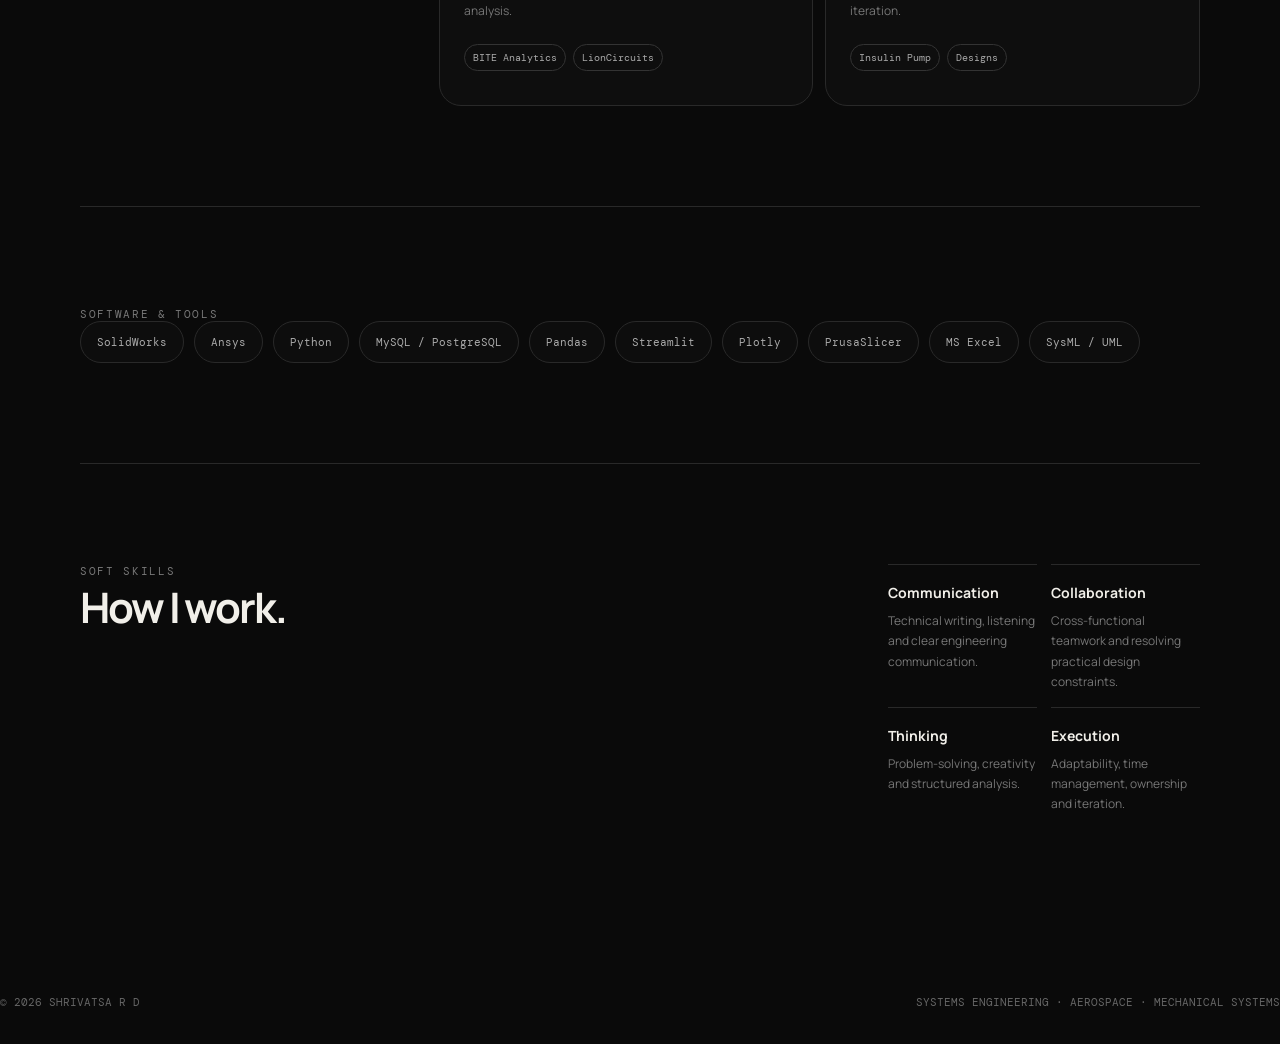
<file: skills.html>
<!doctype html><html><head><meta charset="utf-8"><meta name="viewport" content="width=device-width,initial-scale=1"><title>Skills — Shrivatsa R D</title><link rel="stylesheet" href="css/style.css"><!-- Google tag (gtag.js) -->
<script async src="https://www.googletagmanager.com/gtag/js?id=G-2WK6SM6V4Y"></script>
<script>
  window.dataLayer = window.dataLayer || [];
  function gtag(){dataLayer.push(arguments);}
  gtag('js', new Date());

  gtag('config', 'G-2WK6SM6V4Y');
</script>
</head><body><nav><a class="logo" href="index.html">SHRIVATSA<span>®</span></a><div class="links"><a href="designs.html">Designs</a><a href="projects.html">Projects</a><a href="experience.html">Experience</a><a href="education.html">Education</a><a class="active" href="skills.html">Skills</a><a href="contact.html">Contact</a></div></nav><main class="container"><section class="project-hero"><div class="kicker">07 / Skills</div><h1>How I build<br><i>systems.</i></h1><p class="page-intro">I don't see tools as isolated software skills. I use them across a workflow — understanding the problem, defining constraints, developing the solution, validating it and communicating the result.</p></section>
<section class="section"><div class="eyebrow">Engineering workflow</div><div class="skill-flow"><div><span>01</span><b>Understand</b><small>Requirements · constraints · interfaces</small></div><i>→</i><div><span>02</span><b>Model</b><small>Architecture · CAD · system logic</small></div><i>→</i><div><span>03</span><b>Analyse</b><small>DFMEA · simulation · data</small></div><i>→</i><div><span>04</span><b>Build</b><small>DFM/DFA · prototyping · fabrication</small></div><i>→</i><div><span>05</span><b>Improve</b><small>Validation · optimization · iteration</small></div></div></section>
<section class="section"><div class="skill-layout"><div><div class="eyebrow">Technical toolkit</div><h2>Skills, mapped<br>to the work.</h2><p class="skill-intro">Each group connects to projects and experience where I've applied it, rather than treating the page as a list of software names.</p></div><div class="skill-matrix">
<div class="skill-cluster" id="systems"><div class="cluster-no">01</div><h3>Systems Engineering</h3><p>Requirements thinking, interfaces, system-level decomposition and engineering trade-offs.</p><div class="tags"><a class="tag" href="project-nh90.html">NH90</a><a class="tag" href="project-fault.html">BITE Analytics</a><a class="tag" href="experience.html">Premier Aviation</a></div></div>
<div class="skill-cluster" id="cad"><div class="cluster-no">02</div><h3>Mechanical Design</h3><p>3D CAD, assemblies, engineering drawings and design iteration.</p><div class="tags"><a class="tag" href="designs.html">Design Archive</a><a class="tag" href="project-nh90.html">NH90</a><a class="tag" href="project-infusion.html">Insulin Pump</a></div></div>
<div class="skill-cluster" id="analysis"><div class="cluster-no">03</div><h3>Analysis & Risk</h3><p>Structural simulation, DFMEA, dimensional analysis and failure-mode thinking.</p><div class="tags"><a class="tag" href="project-infusion.html">Insulin Pump</a><a class="tag" href="project-nh90.html">NH90</a></div></div>
<div class="skill-cluster" id="process"><div class="cluster-no">04</div><h3>Process Engineering</h3><p>Lean, Kaizen, VSM, production planning, material flow and DFM/DFA.</p><div class="tags"><a class="tag" href="project-jishuken.html">Jishuken</a><a class="tag" href="experience.html">Toyota</a><a class="tag" href="experience.html">LionCircuits</a></div></div>
<div class="skill-cluster" id="data"><div class="cluster-no">05</div><h3>Data & Automation</h3><p>Python, Pandas, SQL, dashboards and engineering data analysis.</p><div class="tags"><a class="tag" href="project-fault.html">BITE Analytics</a><a class="tag" href="experience.html">LionCircuits</a></div></div>
<div class="skill-cluster" id="prototyping"><div class="cluster-no">06</div><h3>Prototyping & Validation</h3><p>3D printing, PrusaSlicer, dimensional validation and design iteration.</p><div class="tags"><a class="tag" href="project-infusion.html">Insulin Pump</a><a class="tag" href="designs.html">Designs</a></div></div>
</div></div></section>
<section class="section"><div class="eyebrow">Software & tools</div><div class="tool-wall"><span>SolidWorks</span><span>Ansys</span><span>Python</span><span>MySQL / PostgreSQL</span><span>Pandas</span><span>Streamlit</span><span>Plotly</span><span>PrusaSlicer</span><span>MS Excel</span><span>SysML / UML</span></div></section>
<section class="section"><div class="grid2"><div><div class="eyebrow">Soft skills</div><h2>How I work.</h2></div><div class="soft-grid"><div><b>Communication</b><p>Technical writing, listening and clear engineering communication.</p></div><div><b>Collaboration</b><p>Cross-functional teamwork and resolving practical design constraints.</p></div><div><b>Thinking</b><p>Problem-solving, creativity and structured analysis.</p></div><div><b>Execution</b><p>Adaptability, time management, ownership and iteration.</p></div></div></div></section></main><footer><span>© 2026 SHRIVATSA R D</span><span>SYSTEMS ENGINEERING · AEROSPACE · MECHANICAL SYSTEMS</span></footer><script src="js/main.js"></script></body></html>
</file>
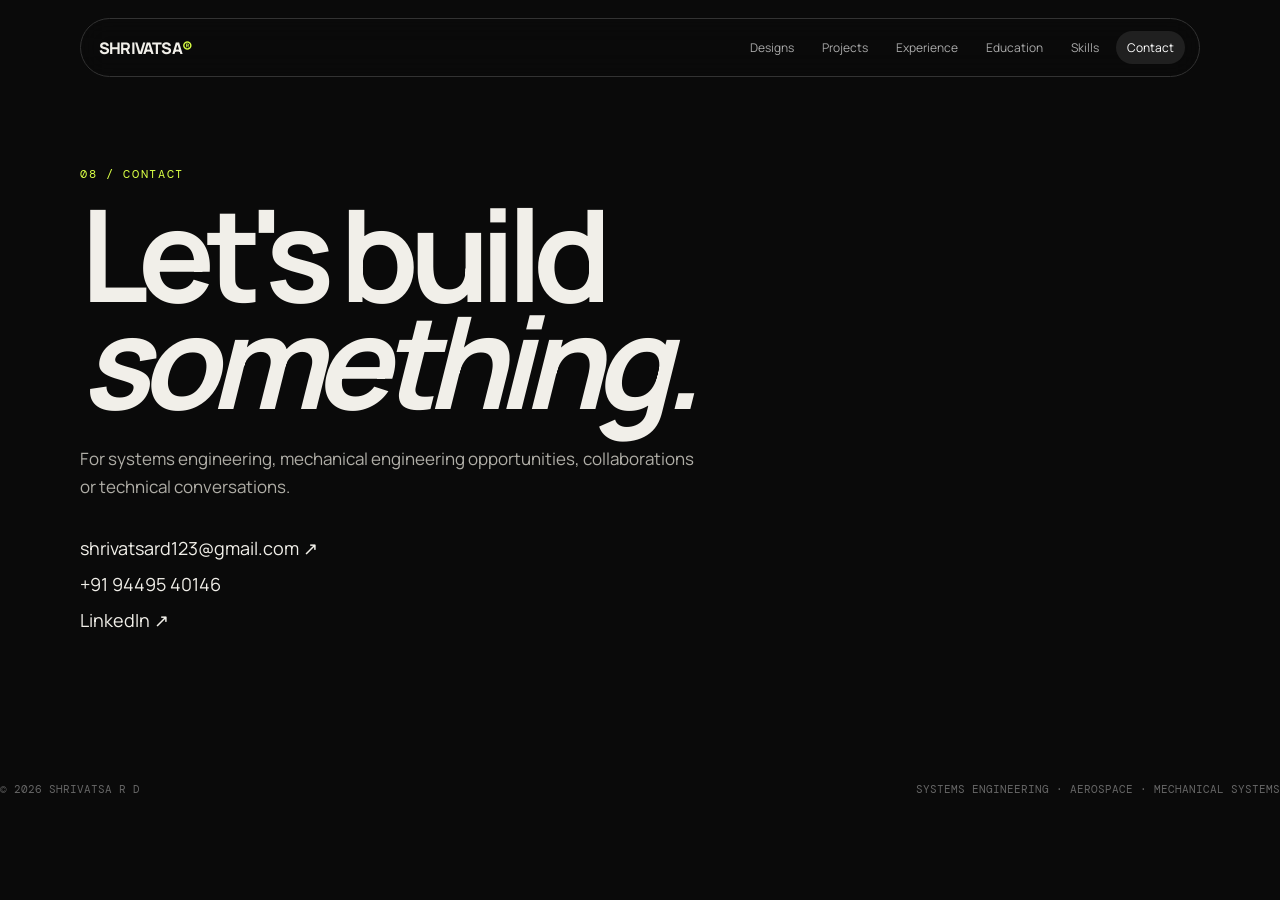
<file: shrivatsa_portfolio/contact.html>
<!doctype html><html><head><meta charset="utf-8"><meta name="viewport" content="width=device-width,initial-scale=1"><title>Contact — Shrivatsa R D</title><link rel="stylesheet" href="css/style.css"></head><body><nav><a class="logo" href="index.html">SHRIVATSA<span>®</span></a><div class="links"><a href="designs.html">Designs</a><a href="projects.html">Projects</a><a href="experience.html">Experience</a><a href="education.html">Education</a><a href="skills.html">Skills</a><a href="contact.html">Contact</a></div></nav><main class="container"><section class="hero" style="min-height:78vh"><div><div class="kicker">08 / Contact</div><h1>Let's build<br><i>something.</i></h1><p>For systems engineering, mechanical engineering opportunities, collaborations or technical conversations.</p><div style="margin-top:35px;display:grid;gap:12px;font-size:18px"><a href="mailto:shrivatsard123@gmail.com">shrivatsard123@gmail.com ↗</a><a href="tel:+919449540146">+91 94495 40146</a><a href="https://www.linkedin.com/in/shrivatsa-rd-83b68a23a/" target="_blank">LinkedIn ↗</a></div></div></section></main><footer><span>© 2026 SHRIVATSA R D</span><span>SYSTEMS ENGINEERING · AEROSPACE · MECHANICAL SYSTEMS</span></footer><script src="js/main.js"></script></body></html>
</file>
<file: css/style.css>
@import url('https://fonts.googleapis.com/css2?family=DM+Mono:wght@300;400;500&family=Manrope:wght@400;500;600;700;800&display=swap');
:root{--bg:#0a0a0a;--fg:#f1efe9;--muted:#92908a;--line:#292929;--accent:#d9ff45}
*{box-sizing:border-box}html{scroll-behavior:smooth}body{margin:0;background:var(--bg);color:var(--fg);font-family:Manrope,Arial,sans-serif}a{color:inherit;text-decoration:none}img{max-width:100%;display:block}
nav{position:fixed;z-index:20;top:18px;left:50%;transform:translateX(-50%);width:min(1120px,calc(100% - 32px));display:flex;justify-content:space-between;align-items:center;padding:12px 14px 12px 18px;border:1px solid #333;background:#0a0a0acc;backdrop-filter:blur(14px);border-radius:999px}
.logo{font-weight:800;letter-spacing:-.05em}.logo span{color:var(--accent)}
.links{display:flex;gap:6px}.links a{font-size:12px;color:#aaa;padding:8px 11px;border-radius:999px}.links a:hover,.links a.active{background:#202020;color:#fff}
.container{width:min(1120px,calc(100% - 40px));margin:auto}.hero{min-height:92vh;display:grid;align-items:end;padding:150px 0 70px;position:relative;overflow:hidden}
.kicker{font:12px 'DM Mono',monospace;color:var(--accent);text-transform:uppercase;letter-spacing:.14em}.hero h1{font-size:clamp(56px,10vw,132px);line-height:.84;letter-spacing:-.075em;margin:18px 0 30px;max-width:1050px}.hero p{max-width:620px;color:#b0aea7;font-size:17px;line-height:1.65}
.grid2{display:grid;grid-template-columns:1.4fr .6fr;gap:80px}.section{padding:100px 0;border-top:1px solid var(--line)}.section h2{font-size:42px;letter-spacing:-.05em;margin:0 0 35px}.eyebrow{font:11px 'DM Mono';color:#777;text-transform:uppercase;letter-spacing:.15em}
.cards{display:grid;grid-template-columns:repeat(2,1fr);gap:14px}.card{border:1px solid var(--line);border-radius:24px;overflow:hidden;background:#101010;transition:.35s}.card:hover{transform:translateY(-7px);border-color:#555}.card .media{aspect-ratio:1.35;background:#161616;overflow:hidden}.card img{width:100%;height:100%;object-fit:cover;transition:.6s}.card:hover img{transform:scale(1.035)}.project-cards .project-card{display:flex;flex-direction:column}.project-cards .project-cover{height:250px;aspect-ratio:auto;border-bottom:1px solid var(--line);background:#0b0b0b;display:flex;align-items:center;justify-content:center;overflow:hidden}.project-cards .project-cover img{width:100%;height:100%;object-fit:contain;padding:0;transition:transform .6s}.project-cards .project-card:hover .project-cover img{transform:scale(1.025)}.project-cards .fault-cover{padding:0}.project-cards .fault-cover svg{width:100%;height:100%;display:block}.project-cards .cardbody{flex:1}.cardbody{padding:22px}.card h3{font-size:22px;margin:0 0 9px;letter-spacing:-.035em}.card p{margin:0;color:#85837d;font-size:13px;line-height:1.6}.tags{display:flex;flex-wrap:wrap;gap:7px;margin-top:16px}.tag{font:10px 'DM Mono';border:1px solid #333;padding:6px 8px;border-radius:999px;color:#aaa}
.list{display:grid;gap:0}.row{display:grid;grid-template-columns:170px 1fr;gap:30px;padding:28px 0;border-top:1px solid var(--line)}.row:first-child{border-top:0}.date{font:11px 'DM Mono';color:#777}.row h3{margin:0 0 8px;font-size:21px}.row h4{margin:0 0 15px;color:#aaa;font-weight:500}.row ul{margin:0;padding-left:18px;color:#9a9891;line-height:1.75;font-size:14px}
.skillgrid{display:grid;grid-template-columns:repeat(3,1fr);gap:1px;background:var(--line);border:1px solid var(--line)}.skill{background:var(--bg);padding:25px}.skill b{display:block;margin-bottom:8px}.skill small{color:#777}
footer{padding:80px 0 35px;color:#666;font:11px 'DM Mono';display:flex;justify-content:space-between}
.design-stage{position:relative;height:690px;margin-top:30px;overflow:hidden;border:1px solid var(--line);border-radius:30px;background:radial-gradient(circle at 50% 50%,#191919,#090909 65%)}.design-stage:before{content:"";position:absolute;inset:0;background-image:linear-gradient(#ffffff08 1px,transparent 1px),linear-gradient(90deg,#ffffff08 1px,transparent 1px);background-size:60px 60px;mask-image:linear-gradient(to bottom,transparent,#000 20%,#000 80%,transparent)}
.design-slide{position:absolute;inset:6%;display:flex;align-items:center;justify-content:center;opacity:0;transform:translateY(70px) scale(.86) rotate(-2deg);transition:opacity .7s,transform .8s}.design-slide.active{opacity:1;transform:translateY(0) scale(1) rotate(0)}.design-slide img{max-height:82%;max-width:86%;object-fit:contain;filter:drop-shadow(0 30px 40px #000)}.design-label{position:absolute;left:28px;bottom:25px;font:12px 'DM Mono';color:#888}.design-counter{position:absolute;right:28px;top:25px;font:11px 'DM Mono';color:#777}
.project-hero{padding:160px 0 70px}.project-hero h1{font-size:clamp(45px,7vw,90px);line-height:.9;letter-spacing:-.065em;max-width:900px;margin:15px 0}.meta{display:flex;gap:9px;flex-wrap:wrap;margin:25px 0}.project-content{display:grid;grid-template-columns:1fr 1.6fr;gap:80px;padding-bottom:100px}.project-content .copy{color:#a5a29b;line-height:1.8;font-size:15px}.project-content h2{color:#fff;font-size:14px;text-transform:uppercase;letter-spacing:.1em;margin-top:38px}.project-images{display:grid;gap:14px}.project-images img{width:100%;border-radius:18px;background:#111}
.back{font:11px 'DM Mono';color:#777}.metric{font-size:38px;letter-spacing:-.05em;color:var(--accent);font-weight:700}.metriclabel{font-size:12px;color:#777;margin-top:4px}
@media(max-width:760px){nav{top:10px}.links a{display:none}.links a:nth-child(2),.links a:nth-child(4){display:block}.hero{min-height:82vh;padding-top:120px}.hero h1{font-size:64px}.grid2,.project-content{grid-template-columns:1fr;gap:35px}.cards{grid-template-columns:1fr}.row{grid-template-columns:1fr;gap:8px}.skillgrid{grid-template-columns:1fr 1fr}.design-stage{height:500px}footer{display:block;line-height:2}.section{padding:70px 0}}

/* Home hub */
.home-hub{width:min(1180px,calc(100% - 40px))}.home-intro{min-height:88vh;padding:170px 0 75px;display:flex;flex-direction:column;justify-content:flex-end}.home-intro h1{font-size:clamp(76px,13vw,175px);line-height:.78;letter-spacing:-.09em;margin:22px 0 35px}.home-intro h1 i{font-weight:400}.home-intro p{max-width:590px;color:#aaa;font-size:17px;line-height:1.65;margin:0}.scroll-note{margin-top:65px;font:10px 'DM Mono';letter-spacing:.16em;color:#777}.scroll-note span{color:var(--accent);font-size:17px;margin-left:8px}.hub-section{padding:90px 0 120px;border-top:1px solid var(--line)}.hub-heading{display:flex;justify-content:space-between;align-items:center;margin-bottom:22px}.hub-caption{font:10px 'DM Mono';color:#555;text-transform:uppercase;letter-spacing:.12em}.hub-grid{display:grid;grid-template-columns:repeat(2,1fr);gap:12px}.hub-card{min-height:285px;border:1px solid var(--line);border-radius:26px;background:#0e0e0e;padding:25px;display:flex;flex-direction:column;justify-content:space-between;position:relative;overflow:hidden;transition:transform .45s cubic-bezier(.2,.8,.2,1),border-color .3s,background .3s}.hub-card:hover{transform:translateY(-7px);border-color:#505050;background:#141414}.hub-card::after{content:"";position:absolute;width:190px;height:190px;border-radius:50%;right:-75px;bottom:-85px;background:var(--accent);opacity:0;filter:blur(35px);transition:.5s}.hub-card:hover::after{opacity:.08}.hub-card-large{grid-row:span 2;min-height:582px}.hub-index{font:10px 'DM Mono';color:#555}.hub-label{font:10px 'DM Mono';color:var(--accent);text-transform:uppercase;letter-spacing:.13em}.hub-card h2{font-size:clamp(35px,4.4vw,62px);line-height:.9;letter-spacing:-.06em;margin:12px 0 18px}.hub-card h2 i{font-weight:400}.hub-card p{max-width:330px;color:#777;font-size:13px;line-height:1.6;margin:0}.hub-arrow{position:absolute;right:24px;bottom:21px;font-size:24px;color:#666;transition:.3s}.hub-card:hover .hub-arrow{color:var(--accent);transform:translate(3px,-3px)}.hub-design{background:linear-gradient(145deg,#101010,#0b0b0b)}.hub-contact{background:#111}.home-end{display:flex;justify-content:space-between;padding:25px 0 45px;border-top:1px solid var(--line);font:10px 'DM Mono';color:#555;letter-spacing:.08em}
@media(max-width:760px){.home-intro{min-height:80vh;padding-top:120px}.home-intro h1{font-size:76px}.home-intro p{font-size:15px}.hub-grid{grid-template-columns:1fr}.hub-card-large{grid-row:auto;min-height:400px}.hub-card{min-height:250px}.home-end{display:block;line-height:2}.home-end span{display:block}}

/* Systems-oriented home / profile */
.home-intro{min-height:100vh;padding:150px 0 85px;display:grid;grid-template-columns:minmax(300px,.72fr) minmax(0,1.28fr);gap:70px;align-items:end;position:relative;overflow:hidden}
.intro-visual{position:relative;align-self:stretch;display:flex;align-items:flex-end;justify-content:center;padding-bottom:8px}.portrait-frame{width:min(390px,100%);aspect-ratio:4/5;overflow:hidden;border-radius:190px 190px 24px 24px;border:1px solid #333;background:#121212;box-shadow:0 35px 100px #000;transform:rotate(-2deg);position:relative}.portrait-frame:after{content:"";position:absolute;inset:0;background:linear-gradient(145deg,transparent 45%,#d9ff4512);pointer-events:none}.portrait-frame img{width:100%;height:100%;object-fit:cover;object-position:center 35%;filter:saturate(.82) contrast(1.05)}.portrait-note{position:absolute;bottom:2px;right:8%;font:10px 'DM Mono';letter-spacing:.15em;color:#666;transform:rotate(-2deg)}
.intro-copy{padding-bottom:10px}.home-intro h1{font-size:clamp(72px,10vw,150px);line-height:.79;letter-spacing:-.09em;margin:20px 0 30px}.home-intro h1 i{font-weight:400}.intro-lead{max-width:700px!important;color:#d2d0ca!important;font-size:20px!important;line-height:1.55!important;margin:0 0 18px!important}.intro-detail{max-width:690px;color:#85837d;font-size:14px;line-height:1.8;margin:0}.intro-meta{display:flex;gap:22px;flex-wrap:wrap;margin-top:34px;font:10px 'DM Mono';letter-spacing:.12em;color:#5e5c57}.intro-meta span:first-child{color:var(--accent)}
.page-intro{color:#999;max-width:680px;line-height:1.75;font-size:15px}.hub-section{padding-top:70px}.hub-card-large{background:linear-gradient(135deg,#111,#0c0c0c)}

/* NH90 interactive case study */
.nh90-feature{display:grid;grid-template-columns:.82fr 1.18fr;gap:55px;align-items:stretch;padding-bottom:95px}.nh90-copy{padding:25px 0}.nh90-copy h2{font-size:clamp(34px,4vw,58px);line-height:.98;letter-spacing:-.055em;margin:18px 0 25px}.nh90-copy p{color:#999;line-height:1.8;font-size:15px}.nh90-copy strong{color:#ddd;font-weight:600}.nh90-statrow{display:grid;grid-template-columns:repeat(3,1fr);gap:1px;margin-top:38px;border:1px solid var(--line);background:var(--line)}.nh90-statrow div{background:#0c0c0c;padding:18px}.nh90-statrow b{display:block;font:20px 'DM Mono';color:var(--accent);margin-bottom:7px}.nh90-statrow span{font-size:10px;color:#666;text-transform:uppercase;letter-spacing:.08em}
.nh90-gallery{position:relative;min-height:620px;border:1px solid #292929;border-radius:28px;background:radial-gradient(circle at 50% 45%,#1b1b1b,#090909 68%);overflow:hidden}.nh90-gallery:before{content:"";position:absolute;inset:0;background-image:linear-gradient(#ffffff08 1px,transparent 1px),linear-gradient(90deg,#ffffff08 1px,transparent 1px);background-size:55px 55px;mask-image:linear-gradient(to bottom,transparent,#000 18%,#000 82%,transparent)}.gallery-track{position:absolute;inset:0}.gallery-slide{position:absolute;inset:45px 50px 75px;display:flex;align-items:center;justify-content:center;opacity:0;transform:translateX(50px) scale(.94);transition:opacity .45s ease,transform .55s cubic-bezier(.2,.8,.2,1);pointer-events:none;margin:0}.gallery-slide.active{opacity:1;transform:translateX(0) scale(1);pointer-events:auto}.gallery-slide img{max-width:100%;max-height:100%;width:auto;height:auto;object-fit:contain;filter:drop-shadow(0 30px 35px #000)}.gallery-prev,.gallery-next{position:absolute;top:50%;transform:translateY(-50%);width:44px;height:44px;border:1px solid #3a3a3a;border-radius:50%;background:#0d0d0ddd;color:#eee;cursor:pointer;font-size:18px;z-index:3}.gallery-prev{left:18px}.gallery-next{right:18px}.gallery-prev:hover,.gallery-next:hover{border-color:#aaa;color:var(--accent)}.gallery-ui{position:absolute;left:24px;right:24px;bottom:20px;display:flex;justify-content:space-between;align-items:center;z-index:4}.gallery-count{font:10px 'DM Mono';color:#777}.gallery-dots{display:flex;gap:6px}.gallery-dots button{width:28px;height:3px;border:0;background:#333;padding:0;cursor:pointer}.gallery-dots button.active{background:var(--accent)}
.nh90-detail-grid{display:grid;grid-template-columns:.75fr 1.25fr;gap:90px}.nh90-detail-grid h2{font-size:clamp(32px,4vw,52px);line-height:1;letter-spacing:-.055em}.detail-copy{display:grid;grid-template-columns:1fr 1fr;gap:38px 45px}.detail-block{border-top:1px solid var(--line);padding-top:17px}.detail-block span{font:10px 'DM Mono';color:var(--accent);letter-spacing:.12em}.detail-block p{color:#888;font-size:13px;line-height:1.75;margin:12px 0 0}.process-flow{display:flex;align-items:center;justify-content:space-between;gap:12px;flex-wrap:wrap;margin-top:30px;padding:24px;border:1px solid var(--line);border-radius:18px;background:#0d0d0d;font:11px 'DM Mono';color:#999}.process-flow i{color:var(--accent);font-style:normal}.process-flow span{white-space:nowrap}

/* Design archive + modal */
.design-grid{display:grid;grid-template-columns:repeat(2,1fr);gap:14px;padding-bottom:100px}.design-card{appearance:none;text-align:left;color:inherit;font:inherit;border:1px solid var(--line);border-radius:26px;overflow:hidden;background:#0e0e0e;padding:0;cursor:pointer;position:relative;min-height:470px;display:flex;flex-direction:column;justify-content:flex-end;transition:transform .45s cubic-bezier(.2,.8,.2,1),border-color .3s}.design-card:hover{transform:translateY(-8px);border-color:#555}.design-card-wide{grid-column:1/-1;min-height:570px}.design-card img{position:absolute;inset:0;width:100%;height:100%;object-fit:contain;padding:25px;transition:transform .7s cubic-bezier(.2,.8,.2,1),filter .5s}.design-card:after{content:"";position:absolute;inset:45% 0 0;background:linear-gradient(transparent,#070707 80%)}.design-card:hover img{transform:scale(1.04) rotate(-1deg);filter:drop-shadow(0 25px 25px #000)}.design-card>div,.design-card>b,.design-no{position:relative;z-index:2}.design-card>div{padding:28px}.design-card>div span{font:10px 'DM Mono';color:var(--accent);letter-spacing:.12em}.design-card h2{font-size:clamp(28px,4vw,48px);line-height:.95;letter-spacing:-.06em;margin:10px 0 8px}.design-card p{margin:0;color:#777;font-size:12px}.design-card>b{position:absolute;right:25px;bottom:29px;font:10px 'DM Mono';color:#aaa}.design-no{position:absolute;left:25px;top:22px;font:10px 'DM Mono';color:#666}
.design-modal{position:fixed;inset:0;z-index:50;display:none;align-items:center;justify-content:center;padding:24px}.design-modal.open{display:flex}.modal-backdrop{position:absolute;inset:0;background:#000c;backdrop-filter:blur(18px)}.modal-panel{position:relative;z-index:2;width:min(1200px,100%);height:min(760px,90vh);display:grid;grid-template-columns:.42fr 1.58fr;border:1px solid #333;border-radius:30px;background:#0b0b0b;overflow:hidden;box-shadow:0 40px 120px #000}.modal-copy{padding:45px;display:flex;flex-direction:column;justify-content:flex-end;border-right:1px solid var(--line)}.modal-copy h2{font-size:clamp(35px,4vw,62px);line-height:.9;letter-spacing:-.06em;margin:12px 0 20px}.modal-copy p{color:#888;line-height:1.7;font-size:13px;margin:0 0 35px}.modal-count{font:11px 'DM Mono';color:#666}.modal-gallery{position:relative;display:flex;align-items:center;justify-content:center;background:radial-gradient(circle at center,#1a1a1a,#080808 70%);overflow:hidden}.modal-gallery img{max-width:88%;max-height:82%;object-fit:contain;filter:drop-shadow(0 35px 45px #000);transition:opacity .25s,transform .35s}.modal-prev,.modal-next{position:absolute;top:50%;transform:translateY(-50%);width:48px;height:48px;border-radius:50%;border:1px solid #444;background:#0b0b0dcc;color:#fff;font-size:18px;cursor:pointer}.modal-prev{left:22px}.modal-next{right:22px}.modal-prev:hover,.modal-next:hover{border-color:var(--accent);color:var(--accent)}.modal-close{position:absolute;right:18px;top:14px;z-index:4;background:none;border:0;color:#777;font-size:30px;cursor:pointer}.modal-close:hover{color:#fff}
@media(max-width:850px){.home-intro{grid-template-columns:1fr;gap:38px;padding-top:125px}.intro-visual{order:2;min-height:420px}.portrait-frame{width:min(330px,80%)}.intro-copy{order:1}.intro-lead{font-size:17px!important}.nh90-feature,.nh90-detail-grid{grid-template-columns:1fr;gap:35px}.nh90-gallery{min-height:500px}.detail-copy{grid-template-columns:1fr}.design-grid{grid-template-columns:1fr}.design-card-wide{grid-column:auto}.modal-panel{grid-template-columns:1fr;height:88vh}.modal-copy{padding:28px;border-right:0;border-bottom:1px solid var(--line);min-height:210px}.modal-gallery{min-height:0}.modal-copy p{margin-bottom:18px}}
@media(max-width:560px){.home-intro{padding-top:105px}.intro-visual{min-height:340px}.portrait-frame{width:78%}.intro-meta{gap:10px 15px}.nh90-statrow{grid-template-columns:1fr}.nh90-gallery{min-height:390px}.gallery-slide{inset:35px 35px 60px}.gallery-prev,.gallery-next{width:38px;height:38px}.process-flow{justify-content:flex-start}.process-flow i{display:none}.process-flow span{margin-right:8px}.design-card{min-height:400px}.design-card-wide{min-height:440px}}

.cert-link{color:var(--accent);font:10px "DM Mono";text-transform:uppercase;letter-spacing:.08em;margin-left:4px}.cert-link:hover{text-decoration:underline}

.age-readout{display:inline-grid;grid-template-columns:auto auto;grid-template-rows:auto auto;column-gap:9px;align-items:end;margin-left:auto;padding-left:18px;border-left:1px solid var(--line);min-width:170px}.age-readout small{grid-column:1/3;color:#666;font:9px 'DM Mono';letter-spacing:.16em;margin-bottom:4px}.age-readout strong{font:500 clamp(17px,2vw,25px) 'DM Mono';letter-spacing:-.04em;color:#f1f1ed;font-variant-numeric:tabular-nums}.age-readout em{font:normal 10px 'DM Mono';color:#666;margin-bottom:3px}.age-readout strong{transition:opacity .2s ease}.live-age-tick{opacity:.72}@media(max-width:760px){.age-readout{margin-left:0;width:100%;padding-left:0;border-left:0;border-top:1px solid var(--line);padding-top:14px;margin-top:4px;min-width:0}}

/* Experience redesign */
.experience-timeline{display:grid;gap:18px}.experience-card{border:1px solid var(--line);border-radius:26px;background:#0e0e0e;padding:26px;position:relative;overflow:hidden}.experience-card:before{content:"";position:absolute;left:0;top:0;bottom:0;width:2px;background:linear-gradient(var(--accent),transparent);opacity:.7}.experience-head{display:flex;align-items:center;justify-content:space-between;gap:25px;border-bottom:1px solid var(--line);padding-bottom:22px;margin-bottom:25px}.company-logo{width:170px;height:62px;border:1px solid #242424;border-radius:14px;background:#f5f5f2;padding:9px 13px;display:flex;align-items:center;justify-content:center;overflow:hidden}.company-logo img{max-height:100%;max-width:100%;object-fit:contain}.company-logo.pas-logo{background:#fff}.company-logo.toyota-logo{background:#f7f7f5}.experience-head .date{font-size:10px;color:#777;letter-spacing:.1em}.experience-main{display:grid;grid-template-columns:minmax(0,1.45fr) minmax(260px,.55fr);gap:45px}.experience-main h2{font-size:clamp(28px,3.2vw,46px);line-height:.98;letter-spacing:-.055em;margin:10px 0 10px}.experience-main h4{margin:0 0 20px;color:#aaa;font-weight:500}.experience-main ul{margin:0;padding-left:18px;color:#92908a;line-height:1.8;font-size:14px}.experience-links{border-left:1px solid var(--line);padding-left:25px;display:flex;flex-direction:column;align-items:stretch}.link-label{font:9px 'DM Mono';color:#555;letter-spacing:.15em;text-transform:uppercase;margin:4px 0 10px}.linked-project{display:flex;justify-content:space-between;gap:15px;border:1px solid #292929;border-radius:14px;padding:14px;color:#ddd;font-size:12px;line-height:1.45;transition:.3s;background:#111}.linked-project:hover{border-color:#555;transform:translateX(3px)}.linked-project b{color:var(--accent);font-size:15px}.linked-skills{display:flex;flex-wrap:wrap;gap:7px}.linked-skills a{font:9px 'DM Mono';border:1px solid #303030;border-radius:999px;padding:7px 9px;color:#999;transition:.25s}.linked-skills a:hover{border-color:var(--accent);color:var(--accent)}

/* Skills redesign */
.skill-flow{display:grid;grid-template-columns:1fr auto 1fr auto 1fr auto 1fr auto 1fr;gap:10px;align-items:stretch}.skill-flow>div{border:1px solid var(--line);border-radius:18px;background:#0e0e0e;padding:19px;min-height:145px;display:flex;flex-direction:column;justify-content:space-between}.skill-flow span,.cluster-no{font:9px 'DM Mono';color:var(--accent);letter-spacing:.12em}.skill-flow b{font-size:17px;letter-spacing:-.03em}.skill-flow small{color:#777;font-size:11px;line-height:1.5}.skill-flow>i{font:18px 'DM Mono';color:#444;align-self:center;font-style:normal}.skill-layout{display:grid;grid-template-columns:.55fr 1.45fr;gap:70px}.skill-layout h2{font-size:clamp(38px,4vw,60px);line-height:.92;margin-top:18px}.skill-intro{color:#777;line-height:1.75;font-size:13px}.skill-matrix{display:grid;grid-template-columns:repeat(2,1fr);gap:12px}.skill-cluster{border:1px solid var(--line);border-radius:22px;padding:24px;background:#0e0e0e;min-height:230px;transition:.3s;position:relative;overflow:hidden}.skill-cluster:hover{transform:translateY(-4px);border-color:#444}.skill-cluster:after{content:"";position:absolute;width:130px;height:130px;right:-70px;top:-70px;border-radius:50%;background:var(--accent);filter:blur(35px);opacity:.05}.skill-cluster h3{font-size:22px;letter-spacing:-.04em;margin:28px 0 10px}.skill-cluster p{color:#777;font-size:12px;line-height:1.7;margin:0}.skill-cluster .tags{margin-top:22px}.skill-cluster .tag{transition:.25s}.skill-cluster .tag:hover{border-color:var(--accent);color:var(--accent)}.tool-wall{display:flex;flex-wrap:wrap;gap:10px}.tool-wall span{border:1px solid #292929;border-radius:999px;padding:13px 16px;color:#aaa;font:11px 'DM Mono';background:#0d0d0d;transition:.25s}.tool-wall span:hover{color:#fff;border-color:#555;transform:translateY(-2px)}.soft-grid{display:grid;grid-template-columns:1fr 1fr;gap:14px}.soft-grid>div{border-top:1px solid var(--line);padding-top:16px}.soft-grid b{font-size:14px}.soft-grid p{color:#777;font-size:12px;line-height:1.7;margin:8px 0 0}
@media(max-width:980px){.experience-main{grid-template-columns:1fr}.experience-links{border-left:0;border-top:1px solid var(--line);padding:22px 0 0}.skill-flow{grid-template-columns:1fr 1fr;gap:12px}.skill-flow>i{display:none}.skill-layout{grid-template-columns:1fr;gap:40px}}
@media(max-width:760px){.experience-card{padding:20px}.experience-head{align-items:flex-start;flex-direction:column}.company-logo{width:150px}.skill-matrix{grid-template-columns:1fr}.soft-grid{grid-template-columns:1fr}.skill-flow{grid-template-columns:1fr}}
.life-entry{padding-top:70px}.life-entry .row{border:1px solid #292929;border-radius:22px;padding:28px 30px;background:#0e0e0e;transition:.3s}.life-entry .row:hover{border-color:#444;transform:translateY(-3px)}.life-entry .row h3{font-size:28px}.life-entry .row h4{color:#aaa}

/* Home profile snapshot */
.profile-snapshot{display:grid;grid-template-columns:1fr 1.05fr 1.15fr 1.65fr;border-top:1px solid #292929;border-bottom:1px solid #292929;margin-top:34px;background:#0c0c0c}
.snapshot-item{min-height:86px;padding:16px 18px;border-right:1px solid #222;display:flex;flex-direction:column;justify-content:center}
.snapshot-item:last-child{border-right:0}
.snapshot-item small{font:9px 'DM Mono';color:#555;letter-spacing:.14em;text-transform:uppercase}
.snapshot-item strong{font:500 12px 'DM Mono';color:#bdbbb4;letter-spacing:.07em;margin-top:8px}
.snapshot-item span{font:9px 'DM Mono';color:#666;letter-spacing:.08em;margin-top:5px;text-transform:uppercase}
.snapshot-item:first-child strong,.snapshot-item.age-readout strong{color:var(--accent)}
.snapshot-item.age-readout strong{font-size:17px;letter-spacing:-.055em;line-height:1;white-space:nowrap}
@media(max-width:900px){.profile-snapshot{grid-template-columns:1fr 1fr}.snapshot-item:nth-child(2){border-right:0}.snapshot-item:nth-child(-n+2){border-bottom:1px solid #222}}
@media(max-width:560px){.profile-snapshot{grid-template-columns:1fr}.snapshot-item{border-right:0!important;border-bottom:1px solid #222}.snapshot-item:last-child{border-bottom:0}}

/* Design view index — keeps every design view reachable and visible without changing the main desktop card layout. */
.modal-thumbs{position:absolute;left:24px;right:24px;bottom:18px;display:flex;gap:7px;justify-content:center;align-items:center;z-index:4;overflow-x:auto;padding:5px 0;scrollbar-width:thin}.modal-thumb{flex:0 0 62px;width:62px;height:42px;padding:3px;border:1px solid #333;border-radius:6px;background:#101010;cursor:pointer;opacity:.62;transition:.2s}.modal-thumb:hover,.modal-thumb.active{opacity:1;border-color:var(--accent)}.modal-thumb img{width:100%;height:100%;object-fit:contain;background:#080808}

/* Mobile layout: preserve the desktop design; these rules only activate below 760px. */
@media(max-width:760px){
  body{overflow-x:hidden}
  nav{width:calc(100% - 14px);padding:9px 10px 9px 13px;gap:10px;justify-content:flex-start}
  .logo{flex:0 0 auto;font-size:13px}
  .links{flex:1 1 auto;min-width:0;display:flex;gap:3px;overflow-x:auto;overflow-y:hidden;white-space:nowrap;scrollbar-width:none;-webkit-overflow-scrolling:touch;padding-right:2px}
  .links::-webkit-scrollbar{display:none}
  .links a,.links a:nth-child(n){display:inline-flex;flex:0 0 auto;font-size:10px;padding:7px 8px;color:#aaa}
  .links a.active{color:#fff;background:#202020}
  .container{width:calc(100% - 28px)}
  .home-intro{min-height:auto;padding:112px 0 55px;display:flex;flex-direction:column;gap:34px;align-items:stretch}
  .intro-visual{order:1;align-self:center;width:100%;min-height:0;padding-bottom:0}
  .portrait-frame{width:min(330px,84vw);aspect-ratio:4/5}
  .intro-copy{order:2;padding-bottom:0}
  .home-intro h1{font-size:clamp(58px,18vw,92px);margin:15px 0 25px}
  .intro-lead{font-size:17px!important}
  .intro-detail{font-size:13px}
  .profile-snapshot{margin-top:25px}
  .design-grid{grid-template-columns:1fr;gap:12px}
  .design-card,.design-card-wide{min-height:420px;grid-column:auto}
  .design-card img{padding:18px;object-fit:contain}
  .design-card>div{padding:22px}
  .modal-panel{width:calc(100vw - 20px);height:92vh;border-radius:20px;grid-template-columns:1fr;grid-template-rows:auto 1fr}
  .modal-copy{padding:24px 24px 16px;border-right:0;border-bottom:1px solid var(--line);min-height:0;justify-content:flex-start}
  .modal-copy h2{font-size:38px}
  .modal-copy p{font-size:12px;margin-bottom:12px}
  .modal-gallery{min-height:0;padding-bottom:70px}
  .modal-gallery img{max-width:88%;max-height:76%}
  .modal-thumbs{left:12px;right:12px;bottom:10px;justify-content:flex-start}
  .modal-thumb{flex-basis:58px;width:58px;height:40px}
  .modal-prev{left:10px}.modal-next{right:10px}
}
</file>
<file: shrivatsa_portfolio/css/style.css>
@import url('https://fonts.googleapis.com/css2?family=DM+Mono:wght@300;400;500&family=Manrope:wght@400;500;600;700;800&display=swap');
:root{--bg:#0a0a0a;--fg:#f1efe9;--muted:#92908a;--line:#292929;--accent:#d9ff45}
*{box-sizing:border-box}html{scroll-behavior:smooth}body{margin:0;background:var(--bg);color:var(--fg);font-family:Manrope,Arial,sans-serif}a{color:inherit;text-decoration:none}img{max-width:100%;display:block}
nav{position:fixed;z-index:20;top:18px;left:50%;transform:translateX(-50%);width:min(1120px,calc(100% - 32px));display:flex;justify-content:space-between;align-items:center;padding:12px 14px 12px 18px;border:1px solid #333;background:#0a0a0acc;backdrop-filter:blur(14px);border-radius:999px}
.logo{font-weight:800;letter-spacing:-.05em}.logo span{color:var(--accent)}
.links{display:flex;gap:6px}.links a{font-size:12px;color:#aaa;padding:8px 11px;border-radius:999px}.links a:hover,.links a.active{background:#202020;color:#fff}
.container{width:min(1120px,calc(100% - 40px));margin:auto}.hero{min-height:92vh;display:grid;align-items:end;padding:150px 0 70px;position:relative;overflow:hidden}
.kicker{font:12px 'DM Mono',monospace;color:var(--accent);text-transform:uppercase;letter-spacing:.14em}.hero h1{font-size:clamp(56px,10vw,132px);line-height:.84;letter-spacing:-.075em;margin:18px 0 30px;max-width:1050px}.hero p{max-width:620px;color:#b0aea7;font-size:17px;line-height:1.65}
.grid2{display:grid;grid-template-columns:1.4fr .6fr;gap:80px}.section{padding:100px 0;border-top:1px solid var(--line)}.section h2{font-size:42px;letter-spacing:-.05em;margin:0 0 35px}.eyebrow{font:11px 'DM Mono';color:#777;text-transform:uppercase;letter-spacing:.15em}
.cards{display:grid;grid-template-columns:repeat(2,1fr);gap:14px}.card{border:1px solid var(--line);border-radius:24px;overflow:hidden;background:#101010;transition:.35s}.card:hover{transform:translateY(-7px);border-color:#555}.card .media{aspect-ratio:1.35;background:#161616;overflow:hidden}.card img{width:100%;height:100%;object-fit:cover;transition:.6s}.card:hover img{transform:scale(1.035)}.cardbody{padding:22px}.card h3{font-size:22px;margin:0 0 9px;letter-spacing:-.035em}.card p{margin:0;color:#85837d;font-size:13px;line-height:1.6}.tags{display:flex;flex-wrap:wrap;gap:7px;margin-top:16px}.tag{font:10px 'DM Mono';border:1px solid #333;padding:6px 8px;border-radius:999px;color:#aaa}
.list{display:grid;gap:0}.row{display:grid;grid-template-columns:170px 1fr;gap:30px;padding:28px 0;border-top:1px solid var(--line)}.row:first-child{border-top:0}.date{font:11px 'DM Mono';color:#777}.row h3{margin:0 0 8px;font-size:21px}.row h4{margin:0 0 15px;color:#aaa;font-weight:500}.row ul{margin:0;padding-left:18px;color:#9a9891;line-height:1.75;font-size:14px}
.skillgrid{display:grid;grid-template-columns:repeat(3,1fr);gap:1px;background:var(--line);border:1px solid var(--line)}.skill{background:var(--bg);padding:25px}.skill b{display:block;margin-bottom:8px}.skill small{color:#777}
footer{padding:80px 0 35px;color:#666;font:11px 'DM Mono';display:flex;justify-content:space-between}
.design-stage{position:relative;height:690px;margin-top:30px;overflow:hidden;border:1px solid var(--line);border-radius:30px;background:radial-gradient(circle at 50% 50%,#191919,#090909 65%)}.design-stage:before{content:"";position:absolute;inset:0;background-image:linear-gradient(#ffffff08 1px,transparent 1px),linear-gradient(90deg,#ffffff08 1px,transparent 1px);background-size:60px 60px;mask-image:linear-gradient(to bottom,transparent,#000 20%,#000 80%,transparent)}
.design-slide{position:absolute;inset:6%;display:flex;align-items:center;justify-content:center;opacity:0;transform:translateY(70px) scale(.86) rotate(-2deg);transition:opacity .7s,transform .8s}.design-slide.active{opacity:1;transform:translateY(0) scale(1) rotate(0)}.design-slide img{max-height:82%;max-width:86%;object-fit:contain;filter:drop-shadow(0 30px 40px #000)}.design-label{position:absolute;left:28px;bottom:25px;font:12px 'DM Mono';color:#888}.design-counter{position:absolute;right:28px;top:25px;font:11px 'DM Mono';color:#777}
.project-hero{padding:160px 0 70px}.project-hero h1{font-size:clamp(45px,7vw,90px);line-height:.9;letter-spacing:-.065em;max-width:900px;margin:15px 0}.meta{display:flex;gap:9px;flex-wrap:wrap;margin:25px 0}.project-content{display:grid;grid-template-columns:1fr 1.6fr;gap:80px;padding-bottom:100px}.project-content .copy{color:#a5a29b;line-height:1.8;font-size:15px}.project-content h2{color:#fff;font-size:14px;text-transform:uppercase;letter-spacing:.1em;margin-top:38px}.project-images{display:grid;gap:14px}.project-images img{width:100%;border-radius:18px;background:#111}
.back{font:11px 'DM Mono';color:#777}.metric{font-size:38px;letter-spacing:-.05em;color:var(--accent);font-weight:700}.metriclabel{font-size:12px;color:#777;margin-top:4px}
@media(max-width:760px){nav{top:10px}.links a{display:none}.links a:nth-child(2),.links a:nth-child(4){display:block}.hero{min-height:82vh;padding-top:120px}.hero h1{font-size:64px}.grid2,.project-content{grid-template-columns:1fr;gap:35px}.cards{grid-template-columns:1fr}.row{grid-template-columns:1fr;gap:8px}.skillgrid{grid-template-columns:1fr 1fr}.design-stage{height:500px}footer{display:block;line-height:2}.section{padding:70px 0}}

/* Home hub */
.home-hub{width:min(1180px,calc(100% - 40px))}.home-intro{min-height:88vh;padding:170px 0 75px;display:flex;flex-direction:column;justify-content:flex-end}.home-intro h1{font-size:clamp(76px,13vw,175px);line-height:.78;letter-spacing:-.09em;margin:22px 0 35px}.home-intro h1 i{font-weight:400}.home-intro p{max-width:590px;color:#aaa;font-size:17px;line-height:1.65;margin:0}.scroll-note{margin-top:65px;font:10px 'DM Mono';letter-spacing:.16em;color:#777}.scroll-note span{color:var(--accent);font-size:17px;margin-left:8px}.hub-section{padding:90px 0 120px;border-top:1px solid var(--line)}.hub-heading{display:flex;justify-content:space-between;align-items:center;margin-bottom:22px}.hub-caption{font:10px 'DM Mono';color:#555;text-transform:uppercase;letter-spacing:.12em}.hub-grid{display:grid;grid-template-columns:repeat(2,1fr);gap:12px}.hub-card{min-height:285px;border:1px solid var(--line);border-radius:26px;background:#0e0e0e;padding:25px;display:flex;flex-direction:column;justify-content:space-between;position:relative;overflow:hidden;transition:transform .45s cubic-bezier(.2,.8,.2,1),border-color .3s,background .3s}.hub-card:hover{transform:translateY(-7px);border-color:#505050;background:#141414}.hub-card::after{content:"";position:absolute;width:190px;height:190px;border-radius:50%;right:-75px;bottom:-85px;background:var(--accent);opacity:0;filter:blur(35px);transition:.5s}.hub-card:hover::after{opacity:.08}.hub-card-large{grid-row:span 2;min-height:582px}.hub-index{font:10px 'DM Mono';color:#555}.hub-label{font:10px 'DM Mono';color:var(--accent);text-transform:uppercase;letter-spacing:.13em}.hub-card h2{font-size:clamp(35px,4.4vw,62px);line-height:.9;letter-spacing:-.06em;margin:12px 0 18px}.hub-card h2 i{font-weight:400}.hub-card p{max-width:330px;color:#777;font-size:13px;line-height:1.6;margin:0}.hub-arrow{position:absolute;right:24px;bottom:21px;font-size:24px;color:#666;transition:.3s}.hub-card:hover .hub-arrow{color:var(--accent);transform:translate(3px,-3px)}.hub-design{background:linear-gradient(145deg,#101010,#0b0b0b)}.hub-contact{background:#111}.home-end{display:flex;justify-content:space-between;padding:25px 0 45px;border-top:1px solid var(--line);font:10px 'DM Mono';color:#555;letter-spacing:.08em}
@media(max-width:760px){.profile-snapshot{grid-template-columns:1fr 1fr}.snapshot-item:nth-child(2){border-right:0}.snapshot-item:nth-child(3){border-top:1px solid var(--line)}.snapshot-item:nth-child(4){border-top:1px solid var(--line)}.snapshot-item.age-readout{border-left:1px solid var(--line);}.home-intro{min-height:80vh;padding-top:120px}.home-intro h1{font-size:76px}.home-intro p{font-size:15px}.hub-grid{grid-template-columns:1fr}.hub-card-large{grid-row:auto;min-height:400px}.hub-card{min-height:250px}.home-end{display:block;line-height:2}.home-end span{display:block}}

/* Systems-oriented home / profile */
.home-intro{min-height:100vh;padding:150px 0 85px;display:grid;grid-template-columns:minmax(300px,.72fr) minmax(0,1.28fr);gap:70px;align-items:end;position:relative;overflow:hidden}
.intro-visual{position:relative;align-self:stretch;display:flex;align-items:flex-end;justify-content:center;padding-bottom:8px}.portrait-frame{width:min(390px,100%);aspect-ratio:4/5;overflow:hidden;border-radius:190px 190px 24px 24px;border:1px solid #333;background:#121212;box-shadow:0 35px 100px #000;transform:rotate(-2deg);position:relative}.portrait-frame:after{content:"";position:absolute;inset:0;background:linear-gradient(145deg,transparent 45%,#d9ff4512);pointer-events:none}.portrait-frame img{width:100%;height:100%;object-fit:cover;object-position:center 35%;filter:saturate(.82) contrast(1.05)}.portrait-note{position:absolute;bottom:2px;right:8%;font:10px 'DM Mono';letter-spacing:.15em;color:#666;transform:rotate(-2deg)}
.intro-copy{padding-bottom:10px}.home-intro h1{font-size:clamp(72px,10vw,150px);line-height:.79;letter-spacing:-.09em;margin:20px 0 30px}.home-intro h1 i{font-weight:400}.intro-lead{max-width:700px!important;color:#d2d0ca!important;font-size:20px!important;line-height:1.55!important;margin:0 0 18px!important}.intro-detail{max-width:690px;color:#85837d;font-size:14px;line-height:1.8;margin:0}.intro-meta{display:flex;gap:22px;flex-wrap:wrap;margin-top:34px;font:10px 'DM Mono';letter-spacing:.12em;color:#5e5c57}.intro-meta span:first-child{color:var(--accent)}
.page-intro{color:#999;max-width:680px;line-height:1.75;font-size:15px}.hub-section{padding-top:70px}.hub-card-large{background:linear-gradient(135deg,#111,#0c0c0c)}

/* NH90 interactive case study */
.nh90-feature{display:grid;grid-template-columns:.82fr 1.18fr;gap:55px;align-items:stretch;padding-bottom:95px}.nh90-copy{padding:25px 0}.nh90-copy h2{font-size:clamp(34px,4vw,58px);line-height:.98;letter-spacing:-.055em;margin:18px 0 25px}.nh90-copy p{color:#999;line-height:1.8;font-size:15px}.nh90-copy strong{color:#ddd;font-weight:600}.nh90-statrow{display:grid;grid-template-columns:repeat(3,1fr);gap:1px;margin-top:38px;border:1px solid var(--line);background:var(--line)}.nh90-statrow div{background:#0c0c0c;padding:18px}.nh90-statrow b{display:block;font:20px 'DM Mono';color:var(--accent);margin-bottom:7px}.nh90-statrow span{font-size:10px;color:#666;text-transform:uppercase;letter-spacing:.08em}
.nh90-gallery{position:relative;min-height:620px;border:1px solid #292929;border-radius:28px;background:radial-gradient(circle at 50% 45%,#1b1b1b,#090909 68%);overflow:hidden}.nh90-gallery:before{content:"";position:absolute;inset:0;background-image:linear-gradient(#ffffff08 1px,transparent 1px),linear-gradient(90deg,#ffffff08 1px,transparent 1px);background-size:55px 55px;mask-image:linear-gradient(to bottom,transparent,#000 18%,#000 82%,transparent)}.gallery-track{position:absolute;inset:0}.gallery-slide{position:absolute;inset:45px 50px 75px;display:flex;align-items:center;justify-content:center;opacity:0;transform:translateX(50px) scale(.94);transition:opacity .45s ease,transform .55s cubic-bezier(.2,.8,.2,1);pointer-events:none;margin:0}.gallery-slide.active{opacity:1;transform:translateX(0) scale(1);pointer-events:auto}.gallery-slide img{max-width:100%;max-height:100%;width:auto;height:auto;object-fit:contain;filter:drop-shadow(0 30px 35px #000)}.gallery-prev,.gallery-next{position:absolute;top:50%;transform:translateY(-50%);width:44px;height:44px;border:1px solid #3a3a3a;border-radius:50%;background:#0d0d0ddd;color:#eee;cursor:pointer;font-size:18px;z-index:3}.gallery-prev{left:18px}.gallery-next{right:18px}.gallery-prev:hover,.gallery-next:hover{border-color:#aaa;color:var(--accent)}.gallery-ui{position:absolute;left:24px;right:24px;bottom:20px;display:flex;justify-content:space-between;align-items:center;z-index:4}.gallery-count{font:10px 'DM Mono';color:#777}.gallery-dots{display:flex;gap:6px}.gallery-dots button{width:28px;height:3px;border:0;background:#333;padding:0;cursor:pointer}.gallery-dots button.active{background:var(--accent)}
.nh90-detail-grid{display:grid;grid-template-columns:.75fr 1.25fr;gap:90px}.nh90-detail-grid h2{font-size:clamp(32px,4vw,52px);line-height:1;letter-spacing:-.055em}.detail-copy{display:grid;grid-template-columns:1fr 1fr;gap:38px 45px}.detail-block{border-top:1px solid var(--line);padding-top:17px}.detail-block span{font:10px 'DM Mono';color:var(--accent);letter-spacing:.12em}.detail-block p{color:#888;font-size:13px;line-height:1.75;margin:12px 0 0}.process-flow{display:flex;align-items:center;justify-content:space-between;gap:12px;flex-wrap:wrap;margin-top:30px;padding:24px;border:1px solid var(--line);border-radius:18px;background:#0d0d0d;font:11px 'DM Mono';color:#999}.process-flow i{color:var(--accent);font-style:normal}.process-flow span{white-space:nowrap}

/* Design archive + modal */
.design-grid{display:grid;grid-template-columns:repeat(2,1fr);gap:14px;padding-bottom:100px}.design-card{appearance:none;text-align:left;color:inherit;font:inherit;border:1px solid var(--line);border-radius:26px;overflow:hidden;background:#0e0e0e;padding:0;cursor:pointer;position:relative;min-height:470px;display:flex;flex-direction:column;justify-content:flex-end;transition:transform .45s cubic-bezier(.2,.8,.2,1),border-color .3s}.design-card:hover{transform:translateY(-8px);border-color:#555}.design-card-wide{grid-column:1/-1;min-height:570px}.design-card img{position:absolute;inset:0;width:100%;height:100%;object-fit:contain;padding:25px;transition:transform .7s cubic-bezier(.2,.8,.2,1),filter .5s}.design-card:after{content:"";position:absolute;inset:45% 0 0;background:linear-gradient(transparent,#070707 80%)}.design-card:hover img{transform:scale(1.04) rotate(-1deg);filter:drop-shadow(0 25px 25px #000)}.design-card>div,.design-card>b,.design-no{position:relative;z-index:2}.design-card>div{padding:28px}.design-card>div span{font:10px 'DM Mono';color:var(--accent);letter-spacing:.12em}.design-card h2{font-size:clamp(28px,4vw,48px);line-height:.95;letter-spacing:-.06em;margin:10px 0 8px}.design-card p{margin:0;color:#777;font-size:12px}.design-card>b{position:absolute;right:25px;bottom:29px;font:10px 'DM Mono';color:#aaa}.design-no{position:absolute;left:25px;top:22px;font:10px 'DM Mono';color:#666}
.design-modal{position:fixed;inset:0;z-index:50;display:none;align-items:center;justify-content:center;padding:24px}.design-modal.open{display:flex}.modal-backdrop{position:absolute;inset:0;background:#000c;backdrop-filter:blur(18px)}.modal-panel{position:relative;z-index:2;width:min(1200px,100%);height:min(760px,90vh);display:grid;grid-template-columns:.42fr 1.58fr;border:1px solid #333;border-radius:30px;background:#0b0b0b;overflow:hidden;box-shadow:0 40px 120px #000}.modal-copy{padding:45px;display:flex;flex-direction:column;justify-content:flex-end;border-right:1px solid var(--line)}.modal-copy h2{font-size:clamp(35px,4vw,62px);line-height:.9;letter-spacing:-.06em;margin:12px 0 20px}.modal-copy p{color:#888;line-height:1.7;font-size:13px;margin:0 0 35px}.modal-count{font:11px 'DM Mono';color:#666}.modal-gallery{position:relative;display:flex;align-items:center;justify-content:center;background:radial-gradient(circle at center,#1a1a1a,#080808 70%);overflow:hidden}.modal-gallery img{max-width:88%;max-height:82%;object-fit:contain;filter:drop-shadow(0 35px 45px #000);transition:opacity .25s,transform .35s}.modal-prev,.modal-next{position:absolute;top:50%;transform:translateY(-50%);width:48px;height:48px;border-radius:50%;border:1px solid #444;background:#0b0b0dcc;color:#fff;font-size:18px;cursor:pointer}.modal-prev{left:22px}.modal-next{right:22px}.modal-prev:hover,.modal-next:hover{border-color:var(--accent);color:var(--accent)}.modal-close{position:absolute;right:18px;top:14px;z-index:4;background:none;border:0;color:#777;font-size:30px;cursor:pointer}.modal-close:hover{color:#fff}
@media(max-width:850px){.home-intro{grid-template-columns:1fr;gap:38px;padding-top:125px}.intro-visual{order:2;min-height:420px}.portrait-frame{width:min(330px,80%)}.intro-copy{order:1}.intro-lead{font-size:17px!important}.nh90-feature,.nh90-detail-grid{grid-template-columns:1fr;gap:35px}.nh90-gallery{min-height:500px}.detail-copy{grid-template-columns:1fr}.design-grid{grid-template-columns:1fr}.design-card-wide{grid-column:auto}.modal-panel{grid-template-columns:1fr;height:88vh}.modal-copy{padding:28px;border-right:0;border-bottom:1px solid var(--line);min-height:210px}.modal-gallery{min-height:0}.modal-copy p{margin-bottom:18px}}
@media(max-width:560px){.profile-snapshot{grid-template-columns:1fr}.snapshot-item,.snapshot-item.age-readout{border-right:0;border-top:1px solid var(--line);padding:18px 20px}.snapshot-item:first-child{border-top:0}.home-intro{padding-top:105px}.intro-visual{min-height:340px}.portrait-frame{width:78%}.intro-meta{gap:10px 15px}.nh90-statrow{grid-template-columns:1fr}.nh90-gallery{min-height:390px}.gallery-slide{inset:35px 35px 60px}.gallery-prev,.gallery-next{width:38px;height:38px}.process-flow{justify-content:flex-start}.process-flow i{display:none}.process-flow span{margin-right:8px}.design-card{min-height:400px}.design-card-wide{min-height:440px}}

.cert-link{color:var(--accent);font:10px "DM Mono";text-transform:uppercase;letter-spacing:.08em;margin-left:4px}.cert-link:hover{text-decoration:underline}

.age-readout{display:inline-grid;grid-template-columns:auto auto;grid-template-rows:auto auto;column-gap:9px;align-items:end;margin-left:auto;padding-left:18px;border-left:1px solid var(--line);min-width:170px}.age-readout small{grid-column:1/3;color:#666;font:9px 'DM Mono';letter-spacing:.16em;margin-bottom:4px}.age-readout strong{font:500 clamp(17px,2vw,25px) 'DM Mono';letter-spacing:-.04em;color:#f1f1ed;font-variant-numeric:tabular-nums}.age-readout em{font:normal 10px 'DM Mono';color:#666;margin-bottom:3px}.age-readout strong{transition:opacity .2s ease}.live-age-tick{opacity:.72}@media(max-width:760px){.age-readout{margin-left:0;width:100%;padding-left:0;border-left:0;border-top:1px solid var(--line);padding-top:14px;margin-top:4px;min-width:0}}

/* Experience redesign */
.experience-timeline{display:grid;gap:18px}.experience-card{border:1px solid var(--line);border-radius:26px;background:#0e0e0e;padding:26px;position:relative;overflow:hidden}.experience-card:before{content:"";position:absolute;left:0;top:0;bottom:0;width:2px;background:linear-gradient(var(--accent),transparent);opacity:.7}.experience-head{display:flex;align-items:center;justify-content:space-between;gap:25px;border-bottom:1px solid var(--line);padding-bottom:22px;margin-bottom:25px}.company-logo{width:170px;height:62px;border:1px solid #242424;border-radius:14px;background:#f5f5f2;padding:9px 13px;display:flex;align-items:center;justify-content:center;overflow:hidden}.company-logo img{max-height:100%;max-width:100%;object-fit:contain}.company-logo.pas-logo{background:#fff}.company-logo.toyota-logo{background:#f7f7f5}.experience-head .date{font-size:10px;color:#777;letter-spacing:.1em}.experience-main{display:grid;grid-template-columns:minmax(0,1.45fr) minmax(260px,.55fr);gap:45px}.experience-main h2{font-size:clamp(28px,3.2vw,46px);line-height:.98;letter-spacing:-.055em;margin:10px 0 10px}.experience-main h4{margin:0 0 20px;color:#aaa;font-weight:500}.experience-main ul{margin:0;padding-left:18px;color:#92908a;line-height:1.8;font-size:14px}.experience-links{border-left:1px solid var(--line);padding-left:25px;display:flex;flex-direction:column;align-items:stretch}.link-label{font:9px 'DM Mono';color:#555;letter-spacing:.15em;text-transform:uppercase;margin:4px 0 10px}.linked-project{display:flex;justify-content:space-between;gap:15px;border:1px solid #292929;border-radius:14px;padding:14px;color:#ddd;font-size:12px;line-height:1.45;transition:.3s;background:#111}.linked-project:hover{border-color:#555;transform:translateX(3px)}.linked-project b{color:var(--accent);font-size:15px}.linked-skills{display:flex;flex-wrap:wrap;gap:7px}.linked-skills a{font:9px 'DM Mono';border:1px solid #303030;border-radius:999px;padding:7px 9px;color:#999;transition:.25s}.linked-skills a:hover{border-color:var(--accent);color:var(--accent)}

/* Skills redesign */
.skill-flow{display:grid;grid-template-columns:1fr auto 1fr auto 1fr auto 1fr auto 1fr;gap:10px;align-items:stretch}.skill-flow>div{border:1px solid var(--line);border-radius:18px;background:#0e0e0e;padding:19px;min-height:145px;display:flex;flex-direction:column;justify-content:space-between}.skill-flow span,.cluster-no{font:9px 'DM Mono';color:var(--accent);letter-spacing:.12em}.skill-flow b{font-size:17px;letter-spacing:-.03em}.skill-flow small{color:#777;font-size:11px;line-height:1.5}.skill-flow>i{font:18px 'DM Mono';color:#444;align-self:center;font-style:normal}.skill-layout{display:grid;grid-template-columns:.55fr 1.45fr;gap:70px}.skill-layout h2{font-size:clamp(38px,4vw,60px);line-height:.92;margin-top:18px}.skill-intro{color:#777;line-height:1.75;font-size:13px}.skill-matrix{display:grid;grid-template-columns:repeat(2,1fr);gap:12px}.skill-cluster{border:1px solid var(--line);border-radius:22px;padding:24px;background:#0e0e0e;min-height:230px;transition:.3s;position:relative;overflow:hidden}.skill-cluster:hover{transform:translateY(-4px);border-color:#444}.skill-cluster:after{content:"";position:absolute;width:130px;height:130px;right:-70px;top:-70px;border-radius:50%;background:var(--accent);filter:blur(35px);opacity:.05}.skill-cluster h3{font-size:22px;letter-spacing:-.04em;margin:28px 0 10px}.skill-cluster p{color:#777;font-size:12px;line-height:1.7;margin:0}.skill-cluster .tags{margin-top:22px}.skill-cluster .tag{transition:.25s}.skill-cluster .tag:hover{border-color:var(--accent);color:var(--accent)}.tool-wall{display:flex;flex-wrap:wrap;gap:10px}.tool-wall span{border:1px solid #292929;border-radius:999px;padding:13px 16px;color:#aaa;font:11px 'DM Mono';background:#0d0d0d;transition:.25s}.tool-wall span:hover{color:#fff;border-color:#555;transform:translateY(-2px)}.soft-grid{display:grid;grid-template-columns:1fr 1fr;gap:14px}.soft-grid>div{border-top:1px solid var(--line);padding-top:16px}.soft-grid b{font-size:14px}.soft-grid p{color:#777;font-size:12px;line-height:1.7;margin:8px 0 0}
@media(max-width:980px){.experience-main{grid-template-columns:1fr}.experience-links{border-left:0;border-top:1px solid var(--line);padding:22px 0 0}.skill-flow{grid-template-columns:1fr 1fr;gap:12px}.skill-flow>i{display:none}.skill-layout{grid-template-columns:1fr;gap:40px}}
@media(max-width:760px){.experience-card{padding:20px}.experience-head{align-items:flex-start;flex-direction:column}.company-logo{width:150px}.skill-matrix{grid-template-columns:1fr}.soft-grid{grid-template-columns:1fr}.skill-flow{grid-template-columns:1fr}}
.life-entry{padding-top:70px}.life-entry .row{border:1px solid #292929;border-radius:22px;padding:28px 30px;background:#0e0e0e;transition:.3s}.life-entry .row:hover{border-color:#444;transform:translateY(-3px)}.life-entry .row h3{font-size:28px}.life-entry .row h4{color:#aaa}

/* Homepage profile snapshot */
.profile-snapshot{display:grid;grid-template-columns:1fr 1.18fr 1.32fr .92fr;margin-top:45px;border-top:1px solid var(--line);border-bottom:1px solid var(--line);min-width:0}
.snapshot-item{min-width:0;padding:22px 22px 20px;border-right:1px solid var(--line);display:flex;flex-direction:column;justify-content:center;gap:6px}
.snapshot-item:first-child{padding-left:22px}
.snapshot-item:last-child{border-right:0}
.snapshot-item small{font:9px 'DM Mono';letter-spacing:.16em;color:#666}
.snapshot-item strong{font:500 16px 'DM Mono';letter-spacing:.02em;color:var(--accent);line-height:1.25}
.snapshot-item span{font:9px 'DM Mono';letter-spacing:.09em;color:#666;line-height:1.4}
.snapshot-item.age-readout{display:flex;min-width:0;margin:0;padding:22px 18px 20px;border-left:0;border-top:0;border-right:0;grid-template-columns:none;grid-template-rows:none;align-items:flex-start;gap:6px}
.snapshot-item.age-readout strong{font-size:clamp(17px,1.85vw,25px);letter-spacing:-.035em;color:var(--accent);font-variant-numeric:tabular-nums;white-space:nowrap}
.snapshot-item.age-readout span{align-self:flex-end;margin-top:-1px}

/* Project cover imagery */
.project-cover{aspect-ratio:1.55!important;background:#111;overflow:hidden;position:relative}
.project-cover img{width:100%;height:100%;object-fit:contain!important;padding:22px;transition:transform .6s ease,filter .45s ease}
.card:hover .project-cover img{transform:scale(1.035);filter:brightness(1.06)}
.project-cover-data{display:flex;align-items:flex-end;background:radial-gradient(circle at 75% 20%,#d9ff4510,transparent 35%),linear-gradient(145deg,#151515,#0a0a0a)}
.data-cover{padding:28px;display:flex;flex-direction:column;gap:10px}
.data-cover span,.data-cover i{font:9px 'DM Mono';letter-spacing:.15em;color:#777;font-style:normal}
.data-cover strong{font-size:clamp(30px,4vw,54px);line-height:.86;letter-spacing:-.06em;color:#f1f1ed}
.data-cover i{color:var(--accent)}

@media(max-width:760px){.profile-snapshot{grid-template-columns:1fr 1fr}.snapshot-item:nth-child(2){border-right:0}.snapshot-item:nth-child(3){border-top:1px solid var(--line)}.snapshot-item:nth-child(4){border-top:1px solid var(--line);border-left:1px solid var(--line)}.snapshot-item.age-readout{border-left:0;}.project-cover{aspect-ratio:1.35!important}.project-cover img{padding:16px}}
@media(max-width:560px){.profile-snapshot{grid-template-columns:1fr}.snapshot-item,.snapshot-item.age-readout{border-right:0!important;border-left:0!important;border-top:1px solid var(--line);padding:18px 20px}.snapshot-item:first-child{border-top:0}.project-cover{aspect-ratio:1.25!important}.project-cover img{padding:12px}}
</file>
<file: css/life.css>
@import url('https://fonts.googleapis.com/css2?family=DM+Mono:wght@300;400;500&family=Manrope:wght@400;500;600;700;800&display=swap');
:root{--bg:#0a0a0a;--fg:#f1efe9;--muted:#92908a;--line:#292929;--accent:#d9ff45}
*{box-sizing:border-box}html{scroll-behavior:smooth}body{margin:0;background:var(--bg);color:var(--fg);font-family:Manrope,Arial,sans-serif}a{color:inherit;text-decoration:none}img{max-width:100%;display:block}
nav{position:fixed;z-index:30;top:18px;left:50%;transform:translateX(-50%);width:min(1120px,calc(100% - 32px));display:flex;justify-content:space-between;align-items:center;padding:12px 14px 12px 18px;border:1px solid #333;background:#0a0a0acc;backdrop-filter:blur(14px);border-radius:999px}.logo{font-weight:800;letter-spacing:-.05em}.logo span{color:var(--accent)}.links{display:flex;gap:6px}.links a{font-size:12px;color:#aaa;padding:8px 11px;border-radius:999px}.links a:hover,.links a.active{background:#202020;color:#fff}
.life-page{overflow-x:hidden}.life-wrap{width:min(1180px,calc(100% - 40px));margin:auto}.life-hero{min-height:86vh;padding:135px 0 75px;display:grid;grid-template-columns:.78fr 1.22fr;gap:52px;align-items:center;position:relative}.life-hero:before{content:'01';position:absolute;right:-2vw;top:105px;font:300 clamp(180px,31vw,420px)/.8 'DM Mono';color:#111;letter-spacing:-.12em;pointer-events:none}.life-hero-inner{position:relative;z-index:2;padding-bottom:8px}.life-kicker{font:11px 'DM Mono';color:var(--accent);text-transform:uppercase;letter-spacing:.16em}.life-hero h1{font-size:clamp(58px,7.6vw,112px);line-height:.79;letter-spacing:-.09em;margin:22px 0 30px;max-width:620px}.life-hero h1 i{font-weight:400}.life-intro{max-width:500px;color:#a7a49d;font-size:15px;line-height:1.75;margin:0}.life-hero-note{margin-top:34px;color:#a8a49c;font:20px/1.35 'Manrope';font-style:italic;letter-spacing:-.02em}.life-index{display:flex;gap:8px;flex-wrap:wrap;margin-top:30px}.life-index a{border:1px solid #2d2d2d;border-radius:999px;padding:8px 10px;color:#888;font:9px 'DM Mono';transition:.25s}.life-index a:hover{border-color:#555;color:#fff}.life-index a.active{border-color:#d9ff45;color:#d9ff45}.life-cover-collage{position:relative;z-index:2;min-height:560px;height:min(65vh,650px);width:100%;margin-top:8px}.cover-photo{position:absolute;margin:0;padding:7px 7px 25px;background:#111;border:1px solid #383838;box-shadow:0 18px 45px rgba(0,0,0,.38);overflow:hidden;transform-origin:center;transition:transform .35s ease,box-shadow .35s ease;box-sizing:border-box}.cover-photo img{display:block;width:100%;height:100%;object-fit:contain;background:#080808}.cover-photo span{position:absolute;left:10px;bottom:7px;color:#666;font:8px 'DM Mono';letter-spacing:.12em;text-transform:uppercase}.cover-photo:hover{z-index:10;transform:rotate(0deg) scale(1.035)!important;box-shadow:0 24px 60px rgba(0,0,0,.58)}.cover-1{left:0;top:2%;width:39%;height:43%;transform:rotate(-3deg)}.cover-2{left:29%;top:0;width:38%;height:44%;transform:rotate(2.5deg)}.cover-3{right:0;top:5%;width:38%;height:39%;transform:rotate(-2deg)}.cover-4{left:5%;top:43%;width:35%;height:48%;transform:rotate(2deg)}.cover-5{left:34%;top:42%;width:37%;height:43%;transform:rotate(-2.7deg)}.cover-6{right:1%;top:39%;width:31%;height:49%;transform:rotate(3deg)}.cover-7{left:21%;top:64%;width:28%;height:33%;transform:rotate(1.8deg)}.cover-8{right:23%;top:68%;width:29%;height:29%;transform:rotate(-3deg)}.cover-scrap{position:absolute;right:0;bottom:-2%;z-index:5;padding:13px 18px;background:#d9d0bd;color:#1d1b17;transform:rotate(3deg);font:13px/1.35 'Manrope';font-style:italic;box-shadow:0 12px 25px rgba(0,0,0,.3)}
.life-section{padding:105px 0;border-top:1px solid var(--line)}.story-header{display:grid;grid-template-columns:170px 1fr;gap:40px;margin-bottom:70px}.story-no{font:14px 'DM Mono';color:#666;letter-spacing:.13em}.story-title h2{font-size:clamp(48px,7vw,92px);line-height:.86;letter-spacing:-.075em;margin:0}.story-title h2 i{font-weight:400}.story-title p{max-width:660px;color:#888;font-size:15px;line-height:1.75;margin:25px 0 0}
.story-split{display:grid;grid-template-columns:minmax(0,1fr) minmax(0,1fr);gap:70px;align-items:center;padding:85px 0;border-top:1px solid #181818}.story-split:first-of-type{border-top:0;padding-top:0}.story-split.reverse .story-copy{order:2}.story-split.reverse .story-media{order:1}.story-media{min-width:0}.story-media figure{margin:0}.story-media img{width:100%;height:auto;max-height:720px;object-fit:contain;background:#111;filter:saturate(.88) contrast(1.02);transition:transform .7s cubic-bezier(.2,.8,.2,1),filter .5s}.story-media:hover img{transform:scale(1.018);filter:saturate(1) contrast(1.03)}.story-media.tall img{max-height:780px;object-position:center}.story-media.wide img{height:auto;object-fit:contain}.story-caption{display:flex;justify-content:space-between;gap:18px;padding:13px 0 0;border-top:1px solid #252525;margin-top:12px;font:9px 'DM Mono';color:#666;text-transform:uppercase;letter-spacing:.1em}.story-caption strong{font-weight:400;color:#aaa;text-align:right}.story-copy .eyebrow{font:10px 'DM Mono';color:var(--accent);letter-spacing:.15em;text-transform:uppercase}.story-copy h3{font-size:clamp(30px,4vw,53px);line-height:.98;letter-spacing:-.06em;margin:14px 0 20px}.story-copy p{color:#96938c;font-size:15px;line-height:1.85;max-width:570px;margin:0}.story-copy p+p{margin-top:18px}.story-note{border-left:2px solid var(--accent);padding:14px 0 14px 18px;margin-top:30px;color:#b4b1aa;font:12px/1.7 'DM Mono';max-width:520px}
.pre-engineering{display:grid;grid-template-columns:.8fr 1.2fr;gap:70px;align-items:end;padding:115px 0 35px}.pre-engineering .big-label{font:10px 'DM Mono';color:#666;letter-spacing:.15em}.pre-engineering h3{font-size:clamp(38px,5vw,66px);line-height:.9;letter-spacing:-.07em;margin:12px 0 0}.pre-engineering p{color:#777;line-height:1.75;font-size:13px;max-width:560px;margin:0}.chapter-break{display:flex;align-items:center;gap:18px;padding:25px 0;border-top:1px solid var(--line);border-bottom:1px solid var(--line);font:10px 'DM Mono';letter-spacing:.13em;color:#666;text-transform:uppercase}.chapter-break i{width:7px;height:7px;background:var(--accent);border-radius:50%;display:block}
.life-facts{display:grid;grid-template-columns:repeat(4,1fr);border-top:1px solid #222;border-bottom:1px solid #222;margin-top:20px}.life-fact{padding:23px 18px;border-right:1px solid #222}.life-fact:last-child{border-right:0}.life-fact b{display:block;color:var(--accent);font:500 23px 'DM Mono';letter-spacing:-.04em}.life-fact span{display:block;margin-top:8px;color:#777;font-size:10px;text-transform:uppercase;letter-spacing:.1em;line-height:1.4}
.full-visual{padding:95px 0 0}.full-visual figure{margin:0}.full-visual img{width:100%;height:auto;max-height:760px;object-fit:contain;object-position:center;border:1px solid #202020}.full-visual figcaption{display:flex;justify-content:space-between;padding-top:12px;font:9px 'DM Mono';color:#666;letter-spacing:.12em;text-transform:uppercase}
.life-close{padding:120px 0 70px;border-top:1px solid var(--line)}.life-close h2{font-size:clamp(45px,7vw,88px);line-height:.9;letter-spacing:-.075em;margin:0 0 24px;max-width:900px}.life-close h2 i{font-weight:400}.life-close p{max-width:650px;color:#777;line-height:1.8;font-size:14px}.life-back{display:inline-flex;gap:9px;align-items:center;margin-top:30px;color:#aaa;font:10px 'DM Mono';border-bottom:1px solid #333;padding-bottom:8px}.life-back:hover{color:var(--accent);border-color:var(--accent)}footer{width:min(1120px,calc(100% - 40px));margin:auto;padding:55px 0 35px;color:#666;font:10px 'DM Mono';display:flex;justify-content:space-between;border-top:1px solid var(--line)}
.reveal{opacity:0;transform:translateY(28px);transition:opacity .8s ease,transform .8s cubic-bezier(.2,.8,.2,1)}.reveal.visible{opacity:1;transform:none}
@media(max-width:850px){.life-hero{grid-template-columns:1fr;gap:35px;min-height:auto;padding-top:130px}.life-hero-inner{padding-bottom:0}.life-cover-collage{height:610px;min-height:0;margin-top:0}.life-hero h1{font-size:clamp(68px,13vw,112px)}.life-intro{max-width:620px}.life-hero-note{margin-top:24px}.life-index{margin-top:25px}.story-header{grid-template-columns:1fr;gap:18px;margin-bottom:45px}.story-split{grid-template-columns:1fr;gap:38px;padding:70px 0}.story-split.reverse .story-copy{order:1}.story-split.reverse .story-media{order:2}.story-media img,.story-media.tall img{height:auto;max-height:none;aspect-ratio:auto}.life-facts{grid-template-columns:1fr 1fr}.life-fact:nth-child(2){border-right:0}.life-fact:nth-child(-n+2){border-bottom:1px solid #222}.pre-engineering{grid-template-columns:1fr;gap:25px}.life-hero:before{top:150px}}
@media(max-width:560px){.life-cover-collage{height:530px}.cover-photo{padding:5px 5px 19px}.cover-photo span{font-size:6px;left:7px;bottom:5px}.cover-1{width:48%;height:34%;left:0}.cover-2{width:46%;height:37%;left:35%;top:2%}.cover-3{width:48%;height:31%;right:-2%;top:29%}.cover-4{width:45%;height:35%;left:-1%;top:35%}.cover-5{width:48%;height:31%;left:28%;top:51%}.cover-6{width:40%;height:34%;right:-1%;top:61%}.cover-7{width:37%;height:27%;left:5%;top:68%}.cover-8{width:36%;height:25%;right:31%;top:76%}.cover-scrap{font-size:10px;padding:9px 12px;bottom:0}.life-hero h1{font-size:clamp(58px,17vw,92px)}}@media(max-width:560px){nav{top:10px}.links a{display:none}.links a:nth-child(4){display:block}.life-wrap{width:min(100% - 30px,1180px)}.life-hero{min-height:80vh;padding-top:120px}.life-hero h1{font-size:clamp(60px,18vw,100px)}.story-split{padding:55px 0}.story-media img,.story-media.tall img{aspect-ratio:auto}.life-facts{grid-template-columns:1fr}.life-fact{border-right:0!important;border-bottom:1px solid #222!important}.life-fact:last-child{border-bottom:0!important}footer{width:min(100% - 30px,1120px);display:block;line-height:2.2}}

/* Dance chapter */
.dance-section{padding-top:120px}.dance-section .story-title h2{max-width:900px}.dance-lead{max-width:700px;color:#aaa;font-size:16px;line-height:1.8}.dance-hero-image img{max-height:780px!important;object-position:center}.dance-statbar{display:grid;grid-template-columns:repeat(4,1fr);border-top:1px solid #222;border-bottom:1px solid #222;margin:10px 0 20px}.dance-stat{padding:25px 18px;border-right:1px solid #222}.dance-stat:last-child{border-right:0}.dance-stat b{display:block;color:var(--accent);font:500 clamp(25px,3vw,42px)/1 'DM Mono';letter-spacing:-.06em}.dance-stat span{display:block;margin-top:9px;color:#777;font:9px/1.45 'DM Mono';text-transform:uppercase;letter-spacing:.1em}.dance-award{display:grid;grid-template-columns:.72fr 1.28fr;gap:55px;align-items:end;padding:110px 0 25px}.dance-award .award-mark{font:10px 'DM Mono';color:#666;letter-spacing:.15em}.dance-award h3{font-size:clamp(48px,7vw,94px);line-height:.84;letter-spacing:-.08em;margin:12px 0 0}.dance-award h3 i{font-weight:400}.dance-award p{color:#777;font-size:14px;line-height:1.8;max-width:540px;margin:24px 0 0}.dance-award .award-photo{margin:0}.dance-award .award-photo img{display:block;width:100%;height:auto;max-height:620px;object-fit:contain;object-position:center;border:1px solid #202020}.dance-award .award-photo figcaption{padding-top:11px;font:9px DM Mono,monospace;color:#666;text-transform:uppercase;letter-spacing:.11em}.dance-recognition{border-top:1px solid var(--line);padding:110px 0 20px;display:grid;grid-template-columns:1fr 1fr;gap:70px;align-items:center}.dance-recognition .recognition-label{font:10px 'DM Mono';color:var(--accent);letter-spacing:.15em}.dance-recognition h3{font-size:clamp(40px,6vw,78px);line-height:.88;letter-spacing:-.07em;margin:14px 0 0}.dance-recognition p{color:#888;font-size:14px;line-height:1.8;max-width:530px}.dance-recognition .recognition-box{border:1px solid #292929;padding:28px;background:#0d0d0d}.dance-recognition .recognition-box strong{display:block;font-size:18px}.dance-recognition .recognition-box span{display:block;margin-top:8px;color:#777;font:10px 'DM Mono';text-transform:uppercase;letter-spacing:.12em}.dance-gallery{display:grid;grid-template-columns:1.15fr .85fr;gap:16px;padding:90px 0 0}.dance-gallery figure{margin:0}.dance-gallery img{width:100%;height:auto;max-height:650px;object-fit:contain;border:1px solid #202020}.dance-gallery .small img{height:auto;max-height:520px}.dance-gallery figcaption{padding-top:11px;font:9px 'DM Mono';color:#666;text-transform:uppercase;letter-spacing:.11em}.dance-section .story-note{max-width:570px}.dance-end{padding:120px 0 75px;border-top:1px solid var(--line);margin-top:80px}.dance-end h2{font-size:clamp(48px,8vw,100px);line-height:.86;letter-spacing:-.08em;margin:0}.dance-end h2 i{font-weight:400}.dance-end p{max-width:650px;color:#777;line-height:1.8;font-size:14px;margin-top:24px}.dance-end .life-back{margin-top:28px}
@media(max-width:850px){.dance-statbar{grid-template-columns:1fr 1fr}.dance-stat:nth-child(2){border-right:0}.dance-stat:nth-child(-n+2){border-bottom:1px solid #222}.dance-award,.dance-recognition{grid-template-columns:1fr;gap:30px}.dance-gallery{grid-template-columns:1fr}.dance-gallery img,.dance-gallery .small img{height:auto;max-height:none;aspect-ratio:auto}}
@media(max-width:560px){.dance-statbar{grid-template-columns:1fr}.dance-stat{border-right:0!important;border-bottom:1px solid #222!important}.dance-stat:last-child{border-bottom:0!important}}

/* Business Marathon chapter */
.business-section{padding-top:120px}.business-section .story-title h2{max-width:900px}.business-hero{display:grid;grid-template-columns:1.35fr .65fr;gap:55px;align-items:center;padding:35px 0 75px}.business-hero figure{margin:0}.business-hero figure img{display:block;width:100%;height:auto;max-height:720px;object-fit:contain;object-position:center;border:1px solid #202020}.business-hero-copy{padding:10px 0}.business-hero-copy .eyebrow,.business-value .eyebrow{font:10px 'DM Mono';color:var(--accent);letter-spacing:.15em;text-transform:uppercase}.business-winner{font:500 clamp(100px,13vw,190px)/.8 'DM Mono';letter-spacing:-.09em;color:var(--accent);margin:22px 0 15px}.business-winner small{display:block;font:10px 'DM Mono';letter-spacing:.18em;color:#777;margin-top:14px}.business-hero-copy p{color:#8b8982;font-size:14px;line-height:1.85;max-width:470px}.business-statbar{display:grid;grid-template-columns:repeat(4,1fr);border-top:1px solid #222;border-bottom:1px solid #222;margin:0 0 20px}.business-stat{padding:25px 18px;border-right:1px solid #222}.business-stat:last-child{border-right:0}.business-stat b{display:block;color:var(--accent);font:500 clamp(25px,3vw,42px)/1 'DM Mono';letter-spacing:-.06em}.business-stat span{display:block;margin-top:9px;color:#777;font:9px/1.45 'DM Mono';text-transform:uppercase;letter-spacing:.1em}.business-slide img{height:auto!important;max-height:720px!important;aspect-ratio:auto!important;object-fit:contain!important}.business-feature-grid{display:grid;grid-template-columns:repeat(4,1fr);border-top:1px solid #222;border-bottom:1px solid #222;margin:70px 0 20px}.business-feature-grid>div{padding:28px 20px;border-right:1px solid #222}.business-feature-grid>div:last-child{border-right:0}.business-feature-grid span{display:block;color:var(--accent);font:10px 'DM Mono';letter-spacing:.15em}.business-feature-grid strong{display:block;margin-top:18px;font-size:17px}.business-feature-grid p{color:#777;font-size:12px;line-height:1.7;margin:10px 0 0}.business-value{display:grid;grid-template-columns:.75fr 1.25fr;gap:55px;align-items:center;padding:110px 0 30px}.business-value h3{font-size:clamp(54px,7vw,92px);line-height:.83;letter-spacing:-.08em;margin:14px 0 22px}.business-value h3 i{font-weight:400}.business-value-copy>p{color:#777;font-size:14px;line-height:1.85;max-width:480px}.business-value figure{margin:0}.business-value figure img{display:block;width:100%;height:auto;max-height:700px;object-fit:contain;border:1px solid #202020}.business-end{padding:120px 0 75px;border-top:1px solid var(--line);margin-top:80px}.business-end h2{font-size:clamp(52px,8vw,105px);line-height:.84;letter-spacing:-.08em;margin:0}.business-end h2 i{font-weight:400}.business-end>p{max-width:650px;color:#777;line-height:1.8;font-size:14px;margin-top:25px}.business-result{display:flex;justify-content:space-between;align-items:end;border-top:1px solid #292929;border-bottom:1px solid #292929;margin-top:55px;padding:20px 0}.business-result span{font:9px 'DM Mono';color:#666;letter-spacing:.12em}.business-result strong{font:500 30px 'DM Mono';color:var(--accent);letter-spacing:-.04em}
@media(max-width:850px){.business-hero,.business-value{grid-template-columns:1fr;gap:35px}.business-statbar{grid-template-columns:1fr 1fr}.business-stat:nth-child(2){border-right:0}.business-stat:nth-child(-n+2){border-bottom:1px solid #222}.business-feature-grid{grid-template-columns:1fr 1fr}.business-feature-grid>div:nth-child(2){border-right:0}.business-feature-grid>div:nth-child(-n+2){border-bottom:1px solid #222}.business-result{display:block}.business-result strong{display:block;margin-top:14px}}
@media(max-width:560px){.business-statbar{grid-template-columns:1fr}.business-stat{border-right:0!important;border-bottom:1px solid #222!important}.business-stat:last-child{border-bottom:0!important}.business-feature-grid{grid-template-columns:1fr}.business-feature-grid>div{border-right:0!important;border-bottom:1px solid #222}.business-feature-grid>div:last-child{border-bottom:0}.business-winner{font-size:110px}}

/* School teaching chapter */
.school-section{padding-top:120px}.school-section .story-title h2{max-width:900px}
.school-hero{display:grid;grid-template-columns:1.35fr .65fr;gap:55px;align-items:center;padding:35px 0 75px}.school-hero figure{margin:0}.school-hero figure img{display:block;width:100%;height:auto;max-height:720px;object-fit:contain;object-position:center;border:1px solid #202020}.school-hero-copy{padding:10px 0}.school-hero-copy h3{font-size:clamp(40px,5vw,65px);line-height:.9;letter-spacing:-.07em;margin:15px 0 20px}.school-hero-copy h3 i{font-weight:400}.school-hero-copy p{color:#8b8982;font-size:14px;line-height:1.85;max-width:470px}
.school-statbar{display:grid;grid-template-columns:repeat(4,1fr);border-top:1px solid #222;border-bottom:1px solid #222;margin:0 0 20px}.school-stat{padding:25px 18px;border-right:1px solid #222}.school-stat:last-child{border-right:0}.school-stat b{display:block;color:var(--accent);font:500 clamp(27px,3vw,43px)/1 'DM Mono';letter-spacing:-.06em}.school-stat span{display:block;margin-top:9px;color:#777;font:9px/1.45 'DM Mono';text-transform:uppercase;letter-spacing:.1em}
.school-gallery{display:grid;grid-template-columns:1.15fr .85fr;gap:16px;padding:85px 0 20px}.school-gallery figure{margin:0}.school-gallery figure:first-child{grid-row:span 2}.school-gallery img{width:100%;height:auto;max-height:650px;object-fit:contain;border:1px solid #202020}.school-gallery figure:first-child img{max-height:760px}.school-gallery figcaption,.school-model-gallery figcaption{padding-top:11px;font:9px 'DM Mono';color:#666;text-transform:uppercase;letter-spacing:.11em}
.school-model{display:grid;grid-template-columns:.8fr 1.2fr;gap:55px;align-items:center;padding:110px 0 35px;border-top:1px solid #181818}.school-model h3{font-size:clamp(45px,6vw,78px);line-height:.85;letter-spacing:-.08em;margin:14px 0 22px}.school-model h3 i{font-weight:400}.school-model p{color:#777;font-size:14px;line-height:1.85;max-width:520px}.school-model-gallery{display:grid;grid-template-columns:1fr 1fr;gap:14px}.school-model-gallery figure{margin:0}.school-model-gallery img{width:100%;height:auto;max-height:520px;object-fit:contain;border:1px solid #202020}
.school-end{padding:120px 0 75px;border-top:1px solid var(--line);margin-top:80px}.school-end h2{font-size:clamp(52px,8vw,105px);line-height:.84;letter-spacing:-.08em;margin:0}.school-end h2 i{font-weight:400}.school-end>p{max-width:700px;color:#777;line-height:1.8;font-size:14px;margin-top:25px}.school-result{display:flex;justify-content:space-between;align-items:end;border-top:1px solid #292929;border-bottom:1px solid #292929;margin-top:55px;padding:20px 0}.school-result span{font:9px 'DM Mono';color:#666;letter-spacing:.12em}.school-result strong{font:500 26px 'DM Mono';color:var(--accent);letter-spacing:-.04em}
@media(max-width:850px){.school-hero,.school-model{grid-template-columns:1fr;gap:35px}.school-statbar{grid-template-columns:1fr 1fr}.school-stat:nth-child(2){border-right:0}.school-stat:nth-child(-n+2){border-bottom:1px solid #222}.school-gallery{grid-template-columns:1fr}.school-gallery figure:first-child{grid-row:auto}.school-model-gallery{grid-template-columns:1fr}.school-result{display:block}.school-result strong{display:block;margin-top:14px}}
@media(max-width:560px){.school-statbar{grid-template-columns:1fr}.school-stat{border-right:0!important;border-bottom:1px solid #222!important}.school-stat:last-child{border-bottom:0!important}.school-gallery{padding-top:55px}.school-model{padding-top:75px}}
</file>
<file: css/project-infusion.css>
@import url('https://fonts.googleapis.com/css2?family=DM+Mono:wght@300;400;500&family=Manrope:wght@400;500;600;700;800&display=swap');
:root{--bg:#0a0a0a;--fg:#f1efe9;--muted:#92908a;--line:#292929;--accent:#d9ff45}
*{box-sizing:border-box}html{scroll-behavior:smooth}body{margin:0;background:var(--bg);color:var(--fg);font-family:Manrope,Arial,sans-serif}a{color:inherit;text-decoration:none}img{max-width:100%;display:block}
nav{position:fixed;z-index:20;top:18px;left:50%;transform:translateX(-50%);width:min(1120px,calc(100% - 32px));display:flex;justify-content:space-between;align-items:center;padding:12px 14px 12px 18px;border:1px solid #333;background:#0a0a0acc;backdrop-filter:blur(14px);border-radius:999px}
.logo{font-weight:800;letter-spacing:-.05em}.logo span{color:var(--accent)}
.links{display:flex;gap:6px}.links a{font-size:12px;color:#aaa;padding:8px 11px;border-radius:999px}.links a:hover,.links a.active{background:#202020;color:#fff}
.container{width:min(1120px,calc(100% - 40px));margin:auto}.hero{min-height:92vh;display:grid;align-items:end;padding:150px 0 70px;position:relative;overflow:hidden}
.kicker{font:12px 'DM Mono',monospace;color:var(--accent);text-transform:uppercase;letter-spacing:.14em}.hero h1{font-size:clamp(56px,10vw,132px);line-height:.84;letter-spacing:-.075em;margin:18px 0 30px;max-width:1050px}.hero p{max-width:620px;color:#b0aea7;font-size:17px;line-height:1.65}
.grid2{display:grid;grid-template-columns:1.4fr .6fr;gap:80px}.section{padding:100px 0;border-top:1px solid var(--line)}.section h2{font-size:42px;letter-spacing:-.05em;margin:0 0 35px}.eyebrow{font:11px 'DM Mono';color:#777;text-transform:uppercase;letter-spacing:.15em}
.cards{display:grid;grid-template-columns:repeat(2,1fr);gap:14px}.card{border:1px solid var(--line);border-radius:24px;overflow:hidden;background:#101010;transition:.35s}.card:hover{transform:translateY(-7px);border-color:#555}.card .media{aspect-ratio:1.35;background:#161616;overflow:hidden}.card img{width:100%;height:100%;object-fit:cover;transition:.6s}.card:hover img{transform:scale(1.035)}.cardbody{padding:22px}.card h3{font-size:22px;margin:0 0 9px;letter-spacing:-.035em}.card p{margin:0;color:#85837d;font-size:13px;line-height:1.6}.tags{display:flex;flex-wrap:wrap;gap:7px;margin-top:16px}.tag{font:10px 'DM Mono';border:1px solid #333;padding:6px 8px;border-radius:999px;color:#aaa}
.list{display:grid;gap:0}.row{display:grid;grid-template-columns:170px 1fr;gap:30px;padding:28px 0;border-top:1px solid var(--line)}.row:first-child{border-top:0}.date{font:11px 'DM Mono';color:#777}.row h3{margin:0 0 8px;font-size:21px}.row h4{margin:0 0 15px;color:#aaa;font-weight:500}.row ul{margin:0;padding-left:18px;color:#9a9891;line-height:1.75;font-size:14px}
.skillgrid{display:grid;grid-template-columns:repeat(3,1fr);gap:1px;background:var(--line);border:1px solid var(--line)}.skill{background:var(--bg);padding:25px}.skill b{display:block;margin-bottom:8px}.skill small{color:#777}
footer{padding:80px 0 35px;color:#666;font:11px 'DM Mono';display:flex;justify-content:space-between}
.design-stage{position:relative;height:690px;margin-top:30px;overflow:hidden;border:1px solid var(--line);border-radius:30px;background:radial-gradient(circle at 50% 50%,#191919,#090909 65%)}.design-stage:before{content:"";position:absolute;inset:0;background-image:linear-gradient(#ffffff08 1px,transparent 1px),linear-gradient(90deg,#ffffff08 1px,transparent 1px);background-size:60px 60px;mask-image:linear-gradient(to bottom,transparent,#000 20%,#000 80%,transparent)}
.design-slide{position:absolute;inset:6%;display:flex;align-items:center;justify-content:center;opacity:0;transform:translateY(70px) scale(.86) rotate(-2deg);transition:opacity .7s,transform .8s}.design-slide.active{opacity:1;transform:translateY(0) scale(1) rotate(0)}.design-slide img{max-height:82%;max-width:86%;object-fit:contain;filter:drop-shadow(0 30px 40px #000)}.design-label{position:absolute;left:28px;bottom:25px;font:12px 'DM Mono';color:#888}.design-counter{position:absolute;right:28px;top:25px;font:11px 'DM Mono';color:#777}
.project-hero{padding:160px 0 70px}.project-hero h1{font-size:clamp(45px,7vw,90px);line-height:.9;letter-spacing:-.065em;max-width:900px;margin:15px 0}.meta{display:flex;gap:9px;flex-wrap:wrap;margin:25px 0}.project-content{display:grid;grid-template-columns:1fr 1.6fr;gap:80px;padding-bottom:100px}.project-content .copy{color:#a5a29b;line-height:1.8;font-size:15px}.project-content h2{color:#fff;font-size:14px;text-transform:uppercase;letter-spacing:.1em;margin-top:38px}.project-images{display:grid;gap:14px}.project-images img{width:100%;border-radius:18px;background:#111}
.back{font:11px 'DM Mono';color:#777}.metric{font-size:38px;letter-spacing:-.05em;color:var(--accent);font-weight:700}.metriclabel{font-size:12px;color:#777;margin-top:4px}
@media(max-width:760px){nav{top:10px}.links a{display:none}.links a:nth-child(2),.links a:nth-child(4){display:block}.hero{min-height:82vh;padding-top:120px}.hero h1{font-size:64px}.grid2,.project-content{grid-template-columns:1fr;gap:35px}.cards{grid-template-columns:1fr}.row{grid-template-columns:1fr;gap:8px}.skillgrid{grid-template-columns:1fr 1fr}.design-stage{height:500px}footer{display:block;line-height:2}.section{padding:70px 0}}

/* Home hub */
.home-hub{width:min(1180px,calc(100% - 40px))}.home-intro{min-height:88vh;padding:170px 0 75px;display:flex;flex-direction:column;justify-content:flex-end}.home-intro h1{font-size:clamp(76px,13vw,175px);line-height:.78;letter-spacing:-.09em;margin:22px 0 35px}.home-intro h1 i{font-weight:400}.home-intro p{max-width:590px;color:#aaa;font-size:17px;line-height:1.65;margin:0}.scroll-note{margin-top:65px;font:10px 'DM Mono';letter-spacing:.16em;color:#777}.scroll-note span{color:var(--accent);font-size:17px;margin-left:8px}.hub-section{padding:90px 0 120px;border-top:1px solid var(--line)}.hub-heading{display:flex;justify-content:space-between;align-items:center;margin-bottom:22px}.hub-caption{font:10px 'DM Mono';color:#555;text-transform:uppercase;letter-spacing:.12em}.hub-grid{display:grid;grid-template-columns:repeat(2,1fr);gap:12px}.hub-card{min-height:285px;border:1px solid var(--line);border-radius:26px;background:#0e0e0e;padding:25px;display:flex;flex-direction:column;justify-content:space-between;position:relative;overflow:hidden;transition:transform .45s cubic-bezier(.2,.8,.2,1),border-color .3s,background .3s}.hub-card:hover{transform:translateY(-7px);border-color:#505050;background:#141414}.hub-card::after{content:"";position:absolute;width:190px;height:190px;border-radius:50%;right:-75px;bottom:-85px;background:var(--accent);opacity:0;filter:blur(35px);transition:.5s}.hub-card:hover::after{opacity:.08}.hub-card-large{grid-row:span 2;min-height:582px}.hub-index{font:10px 'DM Mono';color:#555}.hub-label{font:10px 'DM Mono';color:var(--accent);text-transform:uppercase;letter-spacing:.13em}.hub-card h2{font-size:clamp(35px,4.4vw,62px);line-height:.9;letter-spacing:-.06em;margin:12px 0 18px}.hub-card h2 i{font-weight:400}.hub-card p{max-width:330px;color:#777;font-size:13px;line-height:1.6;margin:0}.hub-arrow{position:absolute;right:24px;bottom:21px;font-size:24px;color:#666;transition:.3s}.hub-card:hover .hub-arrow{color:var(--accent);transform:translate(3px,-3px)}.hub-design{background:linear-gradient(145deg,#101010,#0b0b0b)}.hub-contact{background:#111}.home-end{display:flex;justify-content:space-between;padding:25px 0 45px;border-top:1px solid var(--line);font:10px 'DM Mono';color:#555;letter-spacing:.08em}
@media(max-width:760px){.home-intro{min-height:80vh;padding-top:120px}.home-intro h1{font-size:76px}.home-intro p{font-size:15px}.hub-grid{grid-template-columns:1fr}.hub-card-large{grid-row:auto;min-height:400px}.hub-card{min-height:250px}.home-end{display:block;line-height:2}.home-end span{display:block}}

/* Systems-oriented home / profile */
.home-intro{min-height:100vh;padding:150px 0 85px;display:grid;grid-template-columns:minmax(300px,.72fr) minmax(0,1.28fr);gap:70px;align-items:end;position:relative;overflow:hidden}
.intro-visual{position:relative;align-self:stretch;display:flex;align-items:flex-end;justify-content:center;padding-bottom:8px}.portrait-frame{width:min(390px,100%);aspect-ratio:4/5;overflow:hidden;border-radius:190px 190px 24px 24px;border:1px solid #333;background:#121212;box-shadow:0 35px 100px #000;transform:rotate(-2deg);position:relative}.portrait-frame:after{content:"";position:absolute;inset:0;background:linear-gradient(145deg,transparent 45%,#d9ff4512);pointer-events:none}.portrait-frame img{width:100%;height:100%;object-fit:cover;object-position:center 35%;filter:saturate(.82) contrast(1.05)}.portrait-note{position:absolute;bottom:2px;right:8%;font:10px 'DM Mono';letter-spacing:.15em;color:#666;transform:rotate(-2deg)}
.intro-copy{padding-bottom:10px}.home-intro h1{font-size:clamp(72px,10vw,150px);line-height:.79;letter-spacing:-.09em;margin:20px 0 30px}.home-intro h1 i{font-weight:400}.intro-lead{max-width:700px!important;color:#d2d0ca!important;font-size:20px!important;line-height:1.55!important;margin:0 0 18px!important}.intro-detail{max-width:690px;color:#85837d;font-size:14px;line-height:1.8;margin:0}.intro-meta{display:flex;gap:22px;flex-wrap:wrap;margin-top:34px;font:10px 'DM Mono';letter-spacing:.12em;color:#5e5c57}.intro-meta span:first-child{color:var(--accent)}
.page-intro{color:#999;max-width:680px;line-height:1.75;font-size:15px}.hub-section{padding-top:70px}.hub-card-large{background:linear-gradient(135deg,#111,#0c0c0c)}

/* NH90 interactive case study */
.nh90-feature{display:grid;grid-template-columns:.82fr 1.18fr;gap:55px;align-items:stretch;padding-bottom:95px}.nh90-copy{padding:25px 0}.nh90-copy h2{font-size:clamp(34px,4vw,58px);line-height:.98;letter-spacing:-.055em;margin:18px 0 25px}.nh90-copy p{color:#999;line-height:1.8;font-size:15px}.nh90-copy strong{color:#ddd;font-weight:600}.nh90-statrow{display:grid;grid-template-columns:repeat(3,1fr);gap:1px;margin-top:38px;border:1px solid var(--line);background:var(--line)}.nh90-statrow div{background:#0c0c0c;padding:18px}.nh90-statrow b{display:block;font:20px 'DM Mono';color:var(--accent);margin-bottom:7px}.nh90-statrow span{font-size:10px;color:#666;text-transform:uppercase;letter-spacing:.08em}
.nh90-gallery{position:relative;min-height:620px;border:1px solid #292929;border-radius:28px;background:radial-gradient(circle at 50% 45%,#1b1b1b,#090909 68%);overflow:hidden}.nh90-gallery:before{content:"";position:absolute;inset:0;background-image:linear-gradient(#ffffff08 1px,transparent 1px),linear-gradient(90deg,#ffffff08 1px,transparent 1px);background-size:55px 55px;mask-image:linear-gradient(to bottom,transparent,#000 18%,#000 82%,transparent)}.gallery-track{position:absolute;inset:0}.gallery-slide{position:absolute;inset:45px 50px 75px;display:flex;align-items:center;justify-content:center;opacity:0;transform:translateX(50px) scale(.94);transition:opacity .45s ease,transform .55s cubic-bezier(.2,.8,.2,1);pointer-events:none;margin:0}.gallery-slide.active{opacity:1;transform:translateX(0) scale(1);pointer-events:auto}.gallery-slide img{max-width:100%;max-height:100%;width:auto;height:auto;object-fit:contain;filter:drop-shadow(0 30px 35px #000)}.gallery-prev,.gallery-next{position:absolute;top:50%;transform:translateY(-50%);width:44px;height:44px;border:1px solid #3a3a3a;border-radius:50%;background:#0d0d0ddd;color:#eee;cursor:pointer;font-size:18px;z-index:3}.gallery-prev{left:18px}.gallery-next{right:18px}.gallery-prev:hover,.gallery-next:hover{border-color:#aaa;color:var(--accent)}.gallery-ui{position:absolute;left:24px;right:24px;bottom:20px;display:flex;justify-content:space-between;align-items:center;z-index:4}.gallery-count{font:10px 'DM Mono';color:#777}.gallery-dots{display:flex;gap:6px}.gallery-dots button{width:28px;height:3px;border:0;background:#333;padding:0;cursor:pointer}.gallery-dots button.active{background:var(--accent)}
.nh90-detail-grid{display:grid;grid-template-columns:.75fr 1.25fr;gap:90px}.nh90-detail-grid h2{font-size:clamp(32px,4vw,52px);line-height:1;letter-spacing:-.055em}.detail-copy{display:grid;grid-template-columns:1fr 1fr;gap:38px 45px}.detail-block{border-top:1px solid var(--line);padding-top:17px}.detail-block span{font:10px 'DM Mono';color:var(--accent);letter-spacing:.12em}.detail-block p{color:#888;font-size:13px;line-height:1.75;margin:12px 0 0}.process-flow{display:flex;align-items:center;justify-content:space-between;gap:12px;flex-wrap:wrap;margin-top:30px;padding:24px;border:1px solid var(--line);border-radius:18px;background:#0d0d0d;font:11px 'DM Mono';color:#999}.process-flow i{color:var(--accent);font-style:normal}.process-flow span{white-space:nowrap}

/* Design archive + modal */
.design-grid{display:grid;grid-template-columns:repeat(2,1fr);gap:14px;padding-bottom:100px}.design-card{appearance:none;text-align:left;color:inherit;font:inherit;border:1px solid var(--line);border-radius:26px;overflow:hidden;background:#0e0e0e;padding:0;cursor:pointer;position:relative;min-height:470px;display:flex;flex-direction:column;justify-content:flex-end;transition:transform .45s cubic-bezier(.2,.8,.2,1),border-color .3s}.design-card:hover{transform:translateY(-8px);border-color:#555}.design-card-wide{grid-column:1/-1;min-height:570px}.design-card img{position:absolute;inset:0;width:100%;height:100%;object-fit:contain;padding:25px;transition:transform .7s cubic-bezier(.2,.8,.2,1),filter .5s}.design-card:after{content:"";position:absolute;inset:45% 0 0;background:linear-gradient(transparent,#070707 80%)}.design-card:hover img{transform:scale(1.04) rotate(-1deg);filter:drop-shadow(0 25px 25px #000)}.design-card>div,.design-card>b,.design-no{position:relative;z-index:2}.design-card>div{padding:28px}.design-card>div span{font:10px 'DM Mono';color:var(--accent);letter-spacing:.12em}.design-card h2{font-size:clamp(28px,4vw,48px);line-height:.95;letter-spacing:-.06em;margin:10px 0 8px}.design-card p{margin:0;color:#777;font-size:12px}.design-card>b{position:absolute;right:25px;bottom:29px;font:10px 'DM Mono';color:#aaa}.design-no{position:absolute;left:25px;top:22px;font:10px 'DM Mono';color:#666}
.design-modal{position:fixed;inset:0;z-index:50;display:none;align-items:center;justify-content:center;padding:24px}.design-modal.open{display:flex}.modal-backdrop{position:absolute;inset:0;background:#000c;backdrop-filter:blur(18px)}.modal-panel{position:relative;z-index:2;width:min(1200px,100%);height:min(760px,90vh);display:grid;grid-template-columns:.42fr 1.58fr;border:1px solid #333;border-radius:30px;background:#0b0b0b;overflow:hidden;box-shadow:0 40px 120px #000}.modal-copy{padding:45px;display:flex;flex-direction:column;justify-content:flex-end;border-right:1px solid var(--line)}.modal-copy h2{font-size:clamp(35px,4vw,62px);line-height:.9;letter-spacing:-.06em;margin:12px 0 20px}.modal-copy p{color:#888;line-height:1.7;font-size:13px;margin:0 0 35px}.modal-count{font:11px 'DM Mono';color:#666}.modal-gallery{position:relative;display:flex;align-items:center;justify-content:center;background:radial-gradient(circle at center,#1a1a1a,#080808 70%);overflow:hidden}.modal-gallery img{max-width:88%;max-height:82%;object-fit:contain;filter:drop-shadow(0 35px 45px #000);transition:opacity .25s,transform .35s}.modal-prev,.modal-next{position:absolute;top:50%;transform:translateY(-50%);width:48px;height:48px;border-radius:50%;border:1px solid #444;background:#0b0b0dcc;color:#fff;font-size:18px;cursor:pointer}.modal-prev{left:22px}.modal-next{right:22px}.modal-prev:hover,.modal-next:hover{border-color:var(--accent);color:var(--accent)}.modal-close{position:absolute;right:18px;top:14px;z-index:4;background:none;border:0;color:#777;font-size:30px;cursor:pointer}.modal-close:hover{color:#fff}
@media(max-width:850px){.home-intro{grid-template-columns:1fr;gap:38px;padding-top:125px}.intro-visual{order:2;min-height:420px}.portrait-frame{width:min(330px,80%)}.intro-copy{order:1}.intro-lead{font-size:17px!important}.nh90-feature,.nh90-detail-grid{grid-template-columns:1fr;gap:35px}.nh90-gallery{min-height:500px}.detail-copy{grid-template-columns:1fr}.design-grid{grid-template-columns:1fr}.design-card-wide{grid-column:auto}.modal-panel{grid-template-columns:1fr;height:88vh}.modal-copy{padding:28px;border-right:0;border-bottom:1px solid var(--line);min-height:210px}.modal-gallery{min-height:0}.modal-copy p{margin-bottom:18px}}
@media(max-width:560px){.home-intro{padding-top:105px}.intro-visual{min-height:340px}.portrait-frame{width:78%}.intro-meta{gap:10px 15px}.nh90-statrow{grid-template-columns:1fr}.nh90-gallery{min-height:390px}.gallery-slide{inset:35px 35px 60px}.gallery-prev,.gallery-next{width:38px;height:38px}.process-flow{justify-content:flex-start}.process-flow i{display:none}.process-flow span{margin-right:8px}.design-card{min-height:400px}.design-card-wide{min-height:440px}}

.cert-link{color:var(--accent);font:10px "DM Mono";text-transform:uppercase;letter-spacing:.08em;margin-left:4px}.cert-link:hover{text-decoration:underline}

.age-readout{display:inline-grid;grid-template-columns:auto auto;grid-template-rows:auto auto;column-gap:9px;align-items:end;margin-left:auto;padding-left:18px;border-left:1px solid var(--line);min-width:170px}.age-readout small{grid-column:1/3;color:#666;font:9px 'DM Mono';letter-spacing:.16em;margin-bottom:4px}.age-readout strong{font:500 clamp(17px,2vw,25px) 'DM Mono';letter-spacing:-.04em;color:#f1f1ed;font-variant-numeric:tabular-nums}.age-readout em{font:normal 10px 'DM Mono';color:#666;margin-bottom:3px}.age-readout strong{transition:opacity .2s ease}.live-age-tick{opacity:.72}@media(max-width:760px){.age-readout{margin-left:0;width:100%;padding-left:0;border-left:0;border-top:1px solid var(--line);padding-top:14px;margin-top:4px;min-width:0}}

/* Infusion set case study */
.infusion-page{padding-bottom:40px}.infusion-hero{padding-bottom:55px}.infusion-hero h1{max-width:1050px}.infusion-hero h1 i{font-weight:400}.infusion-hero-lead{max-width:760px;color:#aaa;font-size:18px;line-height:1.7;margin:0}.infusion-overview{display:grid;grid-template-columns:.8fr 1.2fr;gap:55px;align-items:center;padding:65px 0 110px;border-top:1px solid var(--line)}.overview-copy h2,.section-head h2,.sticky-copy h2,.decision-copy h2,.needle-copy h2,.prototype-copy h2,.manufacturing-section h2,.project-close h2{font-size:clamp(38px,5vw,68px);line-height:.94;letter-spacing:-.065em;margin:14px 0 25px}.overview-copy h2 i,.section-head h2 i,.sticky-copy h2 i,.decision-copy h2 i,.needle-copy h2 i,.prototype-copy h2 i,.manufacturing-section h2 i,.project-close h2 i{font-weight:400}.overview-copy p,.section-head p,.sticky-copy p,.decision-copy p,.needle-copy p,.prototype-copy p,.materials-section p,.manufacturing-section p,.project-close p{color:#8f8d86;line-height:1.8;font-size:14px}.infusion-wide-image{margin:0;border:1px solid #292929;border-radius:24px;overflow:hidden;background:#111}.infusion-wide-image img{width:100%;height:auto;filter:saturate(.9)}.system-chips,.manufacturing-line{display:flex;align-items:center;gap:10px;flex-wrap:wrap;margin-top:28px;font:10px 'DM Mono';letter-spacing:.1em;color:#888}.system-chips span,.manufacturing-line span{border:1px solid #333;border-radius:999px;padding:8px 10px}.system-chips i,.manufacturing-line i{font-style:normal;color:var(--accent)}.infusion-section,.infusion-gallery-section,.assembly-section,.materials-section{padding:95px 0;border-top:1px solid var(--line)}.section-head{max-width:850px;margin-bottom:45px}.problem-grid{display:grid;grid-template-columns:repeat(4,1fr);gap:1px;background:var(--line);border:1px solid var(--line)}.problem-grid article{background:#0c0c0c;padding:28px;min-height:260px}.problem-grid article span{font:11px 'DM Mono';color:var(--accent)}.problem-grid h3{font-size:20px;letter-spacing:-.03em;margin:50px 0 12px}.problem-grid p{font-size:13px;line-height:1.7;color:#777;margin:0}.infusion-split{display:grid;grid-template-columns:.72fr 1.28fr;gap:90px;padding:110px 0;border-top:1px solid var(--line)}.sticky-copy{position:sticky;top:110px;align-self:start}.architecture-list{border-top:1px solid var(--line)}.architecture-row{display:grid;grid-template-columns:50px 1fr;gap:20px;padding:27px 0;border-bottom:1px solid var(--line)}.architecture-row>b{font:12px 'DM Mono';color:var(--accent)}.architecture-row h3{font-size:21px;margin:0 0 8px}.architecture-row p{color:#7f7d77;line-height:1.7;font-size:13px;margin:0}.concept-grid{display:grid;grid-template-columns:1fr 1fr;gap:15px}.concept-card{margin:0;border:1px solid var(--line);border-radius:25px;overflow:hidden;background:#0d0d0d}.concept-card.selected{border-color:#65721d;box-shadow:0 0 0 1px #d9ff4520 inset}.concept-card img{width:100%;height:390px;object-fit:contain;background:radial-gradient(circle,#181818,#0a0a0a);padding:22px}.concept-card figcaption{display:grid;gap:5px;padding:20px 22px 24px}.concept-card figcaption span,.feature-caption span,.assembly-main figcaption span,.assembly-side figcaption span,.prototype-tags span,.material-decision small,.close-grid span{font:9px 'DM Mono';letter-spacing:.13em;color:var(--accent)}.concept-card figcaption b{font-size:19px}.concept-card figcaption small{color:#777;font-size:12px}.decision-section{display:grid;grid-template-columns:1.2fr .8fr;gap:70px;align-items:center;padding:110px 0;border-top:1px solid var(--line)}.decision-visual{border:1px solid var(--line);border-radius:25px;overflow:hidden;background:#0c0c0c}.decision-visual img{width:100%;height:520px;object-fit:contain;padding:15px}.decision-copy{padding-right:10px}.decision-points{display:grid;grid-template-columns:1fr 1fr;gap:1px;background:var(--line);border:1px solid var(--line);margin-top:30px}.decision-points div{background:#0c0c0c;padding:18px}.decision-points b{font:10px 'DM Mono';color:var(--accent);display:block;margin-bottom:7px}.decision-points span{font-size:12px;color:#999}.feature-image-section{position:relative;margin:0 0 20px;border:1px solid var(--line);border-radius:30px;overflow:hidden;background:#0b0b0b}.feature-image-section img{width:100%;height:min(620px,58vw);object-fit:contain;padding:35px}.feature-caption{position:absolute;left:25px;top:22px;z-index:2;background:#0a0a0acc;border:1px solid #333;border-radius:999px;padding:9px 13px;display:flex;gap:12px;align-items:center}.feature-caption p{font:10px 'DM Mono';color:#777;margin:0}.assembly-grid{display:grid;grid-template-columns:1.4fr .6fr;gap:15px}.assembly-main,.assembly-side{margin:0;border:1px solid var(--line);border-radius:25px;overflow:hidden;background:#0d0d0d}.assembly-main img{width:100%;height:500px;object-fit:contain;padding:20px}.assembly-side img{width:100%;height:500px;object-fit:contain;padding:20px}.assembly-main figcaption,.assembly-side figcaption{display:grid;gap:6px;padding:18px 22px 22px}.assembly-main figcaption b,.assembly-side figcaption b{font-size:15px}.needle-section{display:grid;grid-template-columns:.78fr 1.22fr;gap:75px;padding:110px 0;border-top:1px solid var(--line)}.needle-copy{align-self:center}.needle-visual{display:grid;grid-template-columns:1.15fr .85fr;gap:12px;align-items:center}.needle-visual>img{width:100%;border:1px solid var(--line);border-radius:22px;background:#0c0c0c}.needle-visual .needle-process{padding:0}.prototype-section{display:grid;grid-template-columns:.7fr 1.3fr;gap:70px;padding:110px 0;border-top:1px solid var(--line)}.prototype-copy{align-self:center}.prototype-tags{display:flex;flex-wrap:wrap;gap:8px;margin-top:25px}.prototype-tags span{border:1px solid #333;padding:8px 10px;border-radius:999px;color:#777}.prototype-grid{display:grid;grid-template-columns:1fr 1fr;gap:12px}.prototype-grid img{width:100%;aspect-ratio:1.15;object-fit:contain;padding:12px;border:1px solid var(--line);border-radius:20px;background:#111}.materials-section .section-head{max-width:800px}.material-decision{display:grid;grid-template-columns:.6fr 1.4fr;border:1px solid var(--line);background:var(--line);gap:1px}.material-decision>div{background:#0c0c0c;padding:30px}.material-decision strong{display:block;font:500 clamp(25px,4vw,45px) 'DM Mono';letter-spacing:-.05em;margin:12px 0;color:#f1efe9}.material-decision .preference strong{color:var(--accent)}.material-decision span{font:10px 'DM Mono';color:#666}.material-decision p{margin:0;max-width:560px}.manufacturing-section{display:grid;grid-template-columns:.7fr 1.3fr;gap:70px;padding:110px 0;border-top:1px solid var(--line)}.project-close{padding:120px 0 80px;border-top:1px solid var(--line)}.close-grid{display:grid;grid-template-columns:1fr 1fr;gap:70px;max-width:950px}.close-grid>p{font-size:17px}.close-grid>div{border-top:1px solid var(--line);padding-top:16px}.close-grid b{display:block;color:#999;font-size:13px;line-height:1.8;margin-top:10px;font-weight:500}
@media(max-width:850px){.infusion-overview,.infusion-split,.decision-section,.needle-section,.prototype-section,.manufacturing-section{grid-template-columns:1fr;gap:40px}.problem-grid{grid-template-columns:1fr 1fr}.concept-grid,.assembly-grid,.material-decision,.close-grid{grid-template-columns:1fr}.sticky-copy{position:static}.decision-visual img{height:400px}.needle-visual{grid-template-columns:1fr 1fr}.prototype-copy{max-width:700px}.concept-card img{height:320px}}
@media(max-width:560px){.infusion-hero h1{font-size:56px}.problem-grid{grid-template-columns:1fr}.system-chips{gap:6px}.system-chips i{display:none}.concept-card img{height:260px}.decision-visual img,.assembly-main img,.assembly-side img{height:300px}.needle-visual{grid-template-columns:1fr}.prototype-grid{grid-template-columns:1fr 1fr}.material-decision>div{padding:22px}.feature-image-section img{height:360px;padding:20px}.feature-caption{left:12px;right:12px;top:12px;justify-content:space-between}}

/* Infusion hero — full-bleed split composition */
.infusion-page{width:100%;max-width:none;padding:0;margin:0}
.infusion-hero{position:relative;min-height:760px;padding:165px 0 0;overflow:visible}
.infusion-hero-content{position:relative;z-index:3;width:min(1120px,calc(100% - 40px));margin:0 auto}
.infusion-hero h1{font-size:clamp(58px,7.8vw,112px);line-height:.86;letter-spacing:-.075em;max-width:760px;margin:18px 0 32px}
.infusion-hero-lead{max-width:650px;color:#b0aea7;font-size:17px;line-height:1.65;margin:0}
.infusion-hero-visual{position:absolute;z-index:1;top:105px;right:0;width:58vw;height:610px;overflow:hidden;pointer-events:none}
.infusion-hero-visual img{width:100%;height:100%;object-fit:contain;object-position:center right;filter:saturate(.98) contrast(1.02);}
.infusion-hero-visual:after{content:"";position:absolute;inset:0;background:linear-gradient(90deg,var(--bg) 0%,rgba(10,10,10,.96) 4%,rgba(10,10,10,.62) 22%,rgba(10,10,10,0) 48%);pointer-events:none}
.infusion-hero-stats{position:relative;z-index:4;width:min(1120px,calc(100% - 40px));margin:58px auto 0;border-top:1px solid var(--line);display:grid;grid-template-columns:repeat(4,1fr)}
.infusion-hero-stats>div{min-height:108px;padding:20px 22px;border-right:1px solid var(--line)}
.infusion-hero-stats>div:first-child{border-left:0}.infusion-hero-stats>div:last-child{border-right:0}
.infusion-hero-stats strong{display:block;font:700 38px/1 Manrope,sans-serif;letter-spacing:-.06em;color:var(--accent)}
.infusion-hero-stats span{display:block;margin-top:10px;color:#777;font:11px 'DM Mono',monospace;letter-spacing:.04em}
@media(max-width:900px){.infusion-hero{min-height:880px;padding-top:145px}.infusion-hero-visual{top:125px;width:75vw;height:500px;opacity:.8}.infusion-hero-content{width:min(100% - 32px,760px)}.infusion-hero h1{font-size:clamp(54px,10vw,86px);max-width:700px}.infusion-hero-stats{width:calc(100% - 32px)}}
@media(max-width:760px){.infusion-hero{min-height:auto;padding:125px 0 0}.infusion-hero-visual{position:relative;top:auto;right:auto;width:100%;height:330px;margin-top:-40px;opacity:1;order:2}.infusion-hero-visual:after{background:linear-gradient(180deg,var(--bg) 0%,rgba(10,10,10,0) 28%,rgba(10,10,10,0) 72%,var(--bg) 100%)}.infusion-hero-content{width:calc(100% - 32px)}.infusion-hero h1{font-size:clamp(52px,15vw,76px)}.infusion-hero-stats{width:calc(100% - 32px);grid-template-columns:1fr 1fr;margin-top:15px}.infusion-hero-stats>div{border-bottom:1px solid var(--line)}.infusion-hero-stats>div:nth-child(2){border-right:0}.infusion-hero-stats>div:nth-child(3){border-bottom:0}.infusion-hero-stats>div:nth-child(4){border-right:0;border-bottom:0}}
</file>
<file: css/project-nh90.css>
@import url('https://fonts.googleapis.com/css2?family=DM+Mono:wght@300;400;500&family=Manrope:wght@400;500;600;700;800&display=swap');
:root{--bg:#0a0a0a;--fg:#f1efe9;--muted:#92908a;--line:#292929;--accent:#d9ff45}
*{box-sizing:border-box}html{scroll-behavior:smooth}body{margin:0;background:var(--bg);color:var(--fg);font-family:Manrope,Arial,sans-serif}a{color:inherit;text-decoration:none}img{max-width:100%;display:block}
nav{position:fixed;z-index:20;top:18px;left:50%;transform:translateX(-50%);width:min(1120px,calc(100% - 32px));display:flex;justify-content:space-between;align-items:center;padding:12px 14px 12px 18px;border:1px solid #333;background:#0a0a0acc;backdrop-filter:blur(14px);border-radius:999px}
.logo{font-weight:800;letter-spacing:-.05em}.logo span{color:var(--accent)}
.links{display:flex;gap:6px}.links a{font-size:12px;color:#aaa;padding:8px 11px;border-radius:999px}.links a:hover,.links a.active{background:#202020;color:#fff}
.container{width:min(1120px,calc(100% - 40px));margin:auto}.hero{min-height:92vh;display:grid;align-items:end;padding:150px 0 70px;position:relative;overflow:hidden}
.kicker{font:12px 'DM Mono',monospace;color:var(--accent);text-transform:uppercase;letter-spacing:.14em}.hero h1{font-size:clamp(56px,10vw,132px);line-height:.84;letter-spacing:-.075em;margin:18px 0 30px;max-width:1050px}.hero p{max-width:620px;color:#b0aea7;font-size:17px;line-height:1.65}
.grid2{display:grid;grid-template-columns:1.4fr .6fr;gap:80px}.section{padding:100px 0;border-top:1px solid var(--line)}.section h2{font-size:42px;letter-spacing:-.05em;margin:0 0 35px}.eyebrow{font:11px 'DM Mono';color:#777;text-transform:uppercase;letter-spacing:.15em}
.cards{display:grid;grid-template-columns:repeat(2,1fr);gap:14px}.card{border:1px solid var(--line);border-radius:24px;overflow:hidden;background:#101010;transition:.35s}.card:hover{transform:translateY(-7px);border-color:#555}.card .media{aspect-ratio:1.35;background:#161616;overflow:hidden}.card img{width:100%;height:100%;object-fit:cover;transition:.6s}.card:hover img{transform:scale(1.035)}.cardbody{padding:22px}.card h3{font-size:22px;margin:0 0 9px;letter-spacing:-.035em}.card p{margin:0;color:#85837d;font-size:13px;line-height:1.6}.tags{display:flex;flex-wrap:wrap;gap:7px;margin-top:16px}.tag{font:10px 'DM Mono';border:1px solid #333;padding:6px 8px;border-radius:999px;color:#aaa}
.list{display:grid;gap:0}.row{display:grid;grid-template-columns:170px 1fr;gap:30px;padding:28px 0;border-top:1px solid var(--line)}.row:first-child{border-top:0}.date{font:11px 'DM Mono';color:#777}.row h3{margin:0 0 8px;font-size:21px}.row h4{margin:0 0 15px;color:#aaa;font-weight:500}.row ul{margin:0;padding-left:18px;color:#9a9891;line-height:1.75;font-size:14px}
.skillgrid{display:grid;grid-template-columns:repeat(3,1fr);gap:1px;background:var(--line);border:1px solid var(--line)}.skill{background:var(--bg);padding:25px}.skill b{display:block;margin-bottom:8px}.skill small{color:#777}
footer{padding:80px 0 35px;color:#666;font:11px 'DM Mono';display:flex;justify-content:space-between}
.design-stage{position:relative;height:690px;margin-top:30px;overflow:hidden;border:1px solid var(--line);border-radius:30px;background:radial-gradient(circle at 50% 50%,#191919,#090909 65%)}.design-stage:before{content:"";position:absolute;inset:0;background-image:linear-gradient(#ffffff08 1px,transparent 1px),linear-gradient(90deg,#ffffff08 1px,transparent 1px);background-size:60px 60px;mask-image:linear-gradient(to bottom,transparent,#000 20%,#000 80%,transparent)}
.design-slide{position:absolute;inset:6%;display:flex;align-items:center;justify-content:center;opacity:0;transform:translateY(70px) scale(.86) rotate(-2deg);transition:opacity .7s,transform .8s}.design-slide.active{opacity:1;transform:translateY(0) scale(1) rotate(0)}.design-slide img{max-height:82%;max-width:86%;object-fit:contain;filter:drop-shadow(0 30px 40px #000)}.design-label{position:absolute;left:28px;bottom:25px;font:12px 'DM Mono';color:#888}.design-counter{position:absolute;right:28px;top:25px;font:11px 'DM Mono';color:#777}
.project-hero{padding:160px 0 70px}.project-hero h1{font-size:clamp(45px,7vw,90px);line-height:.9;letter-spacing:-.065em;max-width:900px;margin:15px 0}.meta{display:flex;gap:9px;flex-wrap:wrap;margin:25px 0}.project-content{display:grid;grid-template-columns:1fr 1.6fr;gap:80px;padding-bottom:100px}.project-content .copy{color:#a5a29b;line-height:1.8;font-size:15px}.project-content h2{color:#fff;font-size:14px;text-transform:uppercase;letter-spacing:.1em;margin-top:38px}.project-images{display:grid;gap:14px}.project-images img{width:100%;border-radius:18px;background:#111}
.back{font:11px 'DM Mono';color:#777}.metric{font-size:38px;letter-spacing:-.05em;color:var(--accent);font-weight:700}.metriclabel{font-size:12px;color:#777;margin-top:4px}
@media(max-width:760px){nav{top:10px}.links a{display:none}.links a:nth-child(2),.links a:nth-child(4){display:block}.hero{min-height:82vh;padding-top:120px}.hero h1{font-size:64px}.grid2,.project-content{grid-template-columns:1fr;gap:35px}.cards{grid-template-columns:1fr}.row{grid-template-columns:1fr;gap:8px}.skillgrid{grid-template-columns:1fr 1fr}.design-stage{height:500px}footer{display:block;line-height:2}.section{padding:70px 0}}

/* Home hub */
.home-hub{width:min(1180px,calc(100% - 40px))}.home-intro{min-height:88vh;padding:170px 0 75px;display:flex;flex-direction:column;justify-content:flex-end}.home-intro h1{font-size:clamp(76px,13vw,175px);line-height:.78;letter-spacing:-.09em;margin:22px 0 35px}.home-intro h1 i{font-weight:400}.home-intro p{max-width:590px;color:#aaa;font-size:17px;line-height:1.65;margin:0}.scroll-note{margin-top:65px;font:10px 'DM Mono';letter-spacing:.16em;color:#777}.scroll-note span{color:var(--accent);font-size:17px;margin-left:8px}.hub-section{padding:90px 0 120px;border-top:1px solid var(--line)}.hub-heading{display:flex;justify-content:space-between;align-items:center;margin-bottom:22px}.hub-caption{font:10px 'DM Mono';color:#555;text-transform:uppercase;letter-spacing:.12em}.hub-grid{display:grid;grid-template-columns:repeat(2,1fr);gap:12px}.hub-card{min-height:285px;border:1px solid var(--line);border-radius:26px;background:#0e0e0e;padding:25px;display:flex;flex-direction:column;justify-content:space-between;position:relative;overflow:hidden;transition:transform .45s cubic-bezier(.2,.8,.2,1),border-color .3s,background .3s}.hub-card:hover{transform:translateY(-7px);border-color:#505050;background:#141414}.hub-card::after{content:"";position:absolute;width:190px;height:190px;border-radius:50%;right:-75px;bottom:-85px;background:var(--accent);opacity:0;filter:blur(35px);transition:.5s}.hub-card:hover::after{opacity:.08}.hub-card-large{grid-row:span 2;min-height:582px}.hub-index{font:10px 'DM Mono';color:#555}.hub-label{font:10px 'DM Mono';color:var(--accent);text-transform:uppercase;letter-spacing:.13em}.hub-card h2{font-size:clamp(35px,4.4vw,62px);line-height:.9;letter-spacing:-.06em;margin:12px 0 18px}.hub-card h2 i{font-weight:400}.hub-card p{max-width:330px;color:#777;font-size:13px;line-height:1.6;margin:0}.hub-arrow{position:absolute;right:24px;bottom:21px;font-size:24px;color:#666;transition:.3s}.hub-card:hover .hub-arrow{color:var(--accent);transform:translate(3px,-3px)}.hub-design{background:linear-gradient(145deg,#101010,#0b0b0b)}.hub-contact{background:#111}.home-end{display:flex;justify-content:space-between;padding:25px 0 45px;border-top:1px solid var(--line);font:10px 'DM Mono';color:#555;letter-spacing:.08em}
@media(max-width:760px){.home-intro{min-height:80vh;padding-top:120px}.home-intro h1{font-size:76px}.home-intro p{font-size:15px}.hub-grid{grid-template-columns:1fr}.hub-card-large{grid-row:auto;min-height:400px}.hub-card{min-height:250px}.home-end{display:block;line-height:2}.home-end span{display:block}}

/* Systems-oriented home / profile */
.home-intro{min-height:100vh;padding:150px 0 85px;display:grid;grid-template-columns:minmax(300px,.72fr) minmax(0,1.28fr);gap:70px;align-items:end;position:relative;overflow:hidden}
.intro-visual{position:relative;align-self:stretch;display:flex;align-items:flex-end;justify-content:center;padding-bottom:8px}.portrait-frame{width:min(390px,100%);aspect-ratio:4/5;overflow:hidden;border-radius:190px 190px 24px 24px;border:1px solid #333;background:#121212;box-shadow:0 35px 100px #000;transform:rotate(-2deg);position:relative}.portrait-frame:after{content:"";position:absolute;inset:0;background:linear-gradient(145deg,transparent 45%,#d9ff4512);pointer-events:none}.portrait-frame img{width:100%;height:100%;object-fit:cover;object-position:center 35%;filter:saturate(.82) contrast(1.05)}.portrait-note{position:absolute;bottom:2px;right:8%;font:10px 'DM Mono';letter-spacing:.15em;color:#666;transform:rotate(-2deg)}
.intro-copy{padding-bottom:10px}.home-intro h1{font-size:clamp(72px,10vw,150px);line-height:.79;letter-spacing:-.09em;margin:20px 0 30px}.home-intro h1 i{font-weight:400}.intro-lead{max-width:700px!important;color:#d2d0ca!important;font-size:20px!important;line-height:1.55!important;margin:0 0 18px!important}.intro-detail{max-width:690px;color:#85837d;font-size:14px;line-height:1.8;margin:0}.intro-meta{display:flex;gap:22px;flex-wrap:wrap;margin-top:34px;font:10px 'DM Mono';letter-spacing:.12em;color:#5e5c57}.intro-meta span:first-child{color:var(--accent)}
.page-intro{color:#999;max-width:680px;line-height:1.75;font-size:15px}.hub-section{padding-top:70px}.hub-card-large{background:linear-gradient(135deg,#111,#0c0c0c)}

/* NH90 interactive case study */
.nh90-feature{display:grid;grid-template-columns:.82fr 1.18fr;gap:55px;align-items:stretch;padding-bottom:95px}.nh90-copy{padding:25px 0}.nh90-copy h2{font-size:clamp(34px,4vw,58px);line-height:.98;letter-spacing:-.055em;margin:18px 0 25px}.nh90-copy p{color:#999;line-height:1.8;font-size:15px}.nh90-copy strong{color:#ddd;font-weight:600}.nh90-statrow{display:grid;grid-template-columns:repeat(3,1fr);gap:1px;margin-top:38px;border:1px solid var(--line);background:var(--line)}.nh90-statrow div{background:#0c0c0c;padding:18px}.nh90-statrow b{display:block;font:20px 'DM Mono';color:var(--accent);margin-bottom:7px}.nh90-statrow span{font-size:10px;color:#666;text-transform:uppercase;letter-spacing:.08em}
.nh90-gallery{position:relative;min-height:620px;border:1px solid #292929;border-radius:28px;background:radial-gradient(circle at 50% 45%,#1b1b1b,#090909 68%);overflow:hidden}.nh90-gallery:before{content:"";position:absolute;inset:0;background-image:linear-gradient(#ffffff08 1px,transparent 1px),linear-gradient(90deg,#ffffff08 1px,transparent 1px);background-size:55px 55px;mask-image:linear-gradient(to bottom,transparent,#000 18%,#000 82%,transparent)}.gallery-track{position:absolute;inset:0}.gallery-slide{position:absolute;inset:45px 50px 75px;display:flex;align-items:center;justify-content:center;opacity:0;transform:translateX(50px) scale(.94);transition:opacity .45s ease,transform .55s cubic-bezier(.2,.8,.2,1);pointer-events:none;margin:0}.gallery-slide.active{opacity:1;transform:translateX(0) scale(1);pointer-events:auto}.gallery-slide img{max-width:100%;max-height:100%;width:auto;height:auto;object-fit:contain;filter:drop-shadow(0 30px 35px #000)}.gallery-prev,.gallery-next{position:absolute;top:50%;transform:translateY(-50%);width:44px;height:44px;border:1px solid #3a3a3a;border-radius:50%;background:#0d0d0ddd;color:#eee;cursor:pointer;font-size:18px;z-index:3}.gallery-prev{left:18px}.gallery-next{right:18px}.gallery-prev:hover,.gallery-next:hover{border-color:#aaa;color:var(--accent)}.gallery-ui{position:absolute;left:24px;right:24px;bottom:20px;display:flex;justify-content:space-between;align-items:center;z-index:4}.gallery-count{font:10px 'DM Mono';color:#777}.gallery-dots{display:flex;gap:6px}.gallery-dots button{width:28px;height:3px;border:0;background:#333;padding:0;cursor:pointer}.gallery-dots button.active{background:var(--accent)}
.nh90-detail-grid{display:grid;grid-template-columns:.75fr 1.25fr;gap:90px}.nh90-detail-grid h2{font-size:clamp(32px,4vw,52px);line-height:1;letter-spacing:-.055em}.detail-copy{display:grid;grid-template-columns:1fr 1fr;gap:38px 45px}.detail-block{border-top:1px solid var(--line);padding-top:17px}.detail-block span{font:10px 'DM Mono';color:var(--accent);letter-spacing:.12em}.detail-block p{color:#888;font-size:13px;line-height:1.75;margin:12px 0 0}.process-flow{display:flex;align-items:center;justify-content:space-between;gap:12px;flex-wrap:wrap;margin-top:30px;padding:24px;border:1px solid var(--line);border-radius:18px;background:#0d0d0d;font:11px 'DM Mono';color:#999}.process-flow i{color:var(--accent);font-style:normal}.process-flow span{white-space:nowrap}

/* Design archive + modal */
.design-grid{display:grid;grid-template-columns:repeat(2,1fr);gap:14px;padding-bottom:100px}.design-card{appearance:none;text-align:left;color:inherit;font:inherit;border:1px solid var(--line);border-radius:26px;overflow:hidden;background:#0e0e0e;padding:0;cursor:pointer;position:relative;min-height:470px;display:flex;flex-direction:column;justify-content:flex-end;transition:transform .45s cubic-bezier(.2,.8,.2,1),border-color .3s}.design-card:hover{transform:translateY(-8px);border-color:#555}.design-card-wide{grid-column:1/-1;min-height:570px}.design-card img{position:absolute;inset:0;width:100%;height:100%;object-fit:contain;padding:25px;transition:transform .7s cubic-bezier(.2,.8,.2,1),filter .5s}.design-card:after{content:"";position:absolute;inset:45% 0 0;background:linear-gradient(transparent,#070707 80%)}.design-card:hover img{transform:scale(1.04) rotate(-1deg);filter:drop-shadow(0 25px 25px #000)}.design-card>div,.design-card>b,.design-no{position:relative;z-index:2}.design-card>div{padding:28px}.design-card>div span{font:10px 'DM Mono';color:var(--accent);letter-spacing:.12em}.design-card h2{font-size:clamp(28px,4vw,48px);line-height:.95;letter-spacing:-.06em;margin:10px 0 8px}.design-card p{margin:0;color:#777;font-size:12px}.design-card>b{position:absolute;right:25px;bottom:29px;font:10px 'DM Mono';color:#aaa}.design-no{position:absolute;left:25px;top:22px;font:10px 'DM Mono';color:#666}
.design-modal{position:fixed;inset:0;z-index:50;display:none;align-items:center;justify-content:center;padding:24px}.design-modal.open{display:flex}.modal-backdrop{position:absolute;inset:0;background:#000c;backdrop-filter:blur(18px)}.modal-panel{position:relative;z-index:2;width:min(1200px,100%);height:min(760px,90vh);display:grid;grid-template-columns:.42fr 1.58fr;border:1px solid #333;border-radius:30px;background:#0b0b0b;overflow:hidden;box-shadow:0 40px 120px #000}.modal-copy{padding:45px;display:flex;flex-direction:column;justify-content:flex-end;border-right:1px solid var(--line)}.modal-copy h2{font-size:clamp(35px,4vw,62px);line-height:.9;letter-spacing:-.06em;margin:12px 0 20px}.modal-copy p{color:#888;line-height:1.7;font-size:13px;margin:0 0 35px}.modal-count{font:11px 'DM Mono';color:#666}.modal-gallery{position:relative;display:flex;align-items:center;justify-content:center;background:radial-gradient(circle at center,#1a1a1a,#080808 70%);overflow:hidden}.modal-gallery img{max-width:88%;max-height:82%;object-fit:contain;filter:drop-shadow(0 35px 45px #000);transition:opacity .25s,transform .35s}.modal-prev,.modal-next{position:absolute;top:50%;transform:translateY(-50%);width:48px;height:48px;border-radius:50%;border:1px solid #444;background:#0b0b0dcc;color:#fff;font-size:18px;cursor:pointer}.modal-prev{left:22px}.modal-next{right:22px}.modal-prev:hover,.modal-next:hover{border-color:var(--accent);color:var(--accent)}.modal-close{position:absolute;right:18px;top:14px;z-index:4;background:none;border:0;color:#777;font-size:30px;cursor:pointer}.modal-close:hover{color:#fff}
@media(max-width:850px){.home-intro{grid-template-columns:1fr;gap:38px;padding-top:125px}.intro-visual{order:2;min-height:420px}.portrait-frame{width:min(330px,80%)}.intro-copy{order:1}.intro-lead{font-size:17px!important}.nh90-feature,.nh90-detail-grid{grid-template-columns:1fr;gap:35px}.nh90-gallery{min-height:500px}.detail-copy{grid-template-columns:1fr}.design-grid{grid-template-columns:1fr}.design-card-wide{grid-column:auto}.modal-panel{grid-template-columns:1fr;height:88vh}.modal-copy{padding:28px;border-right:0;border-bottom:1px solid var(--line);min-height:210px}.modal-gallery{min-height:0}.modal-copy p{margin-bottom:18px}}
@media(max-width:560px){.home-intro{padding-top:105px}.intro-visual{min-height:340px}.portrait-frame{width:78%}.intro-meta{gap:10px 15px}.nh90-statrow{grid-template-columns:1fr}.nh90-gallery{min-height:390px}.gallery-slide{inset:35px 35px 60px}.gallery-prev,.gallery-next{width:38px;height:38px}.process-flow{justify-content:flex-start}.process-flow i{display:none}.process-flow span{margin-right:8px}.design-card{min-height:400px}.design-card-wide{min-height:440px}}

.cert-link{color:var(--accent);font:10px "DM Mono";text-transform:uppercase;letter-spacing:.08em;margin-left:4px}.cert-link:hover{text-decoration:underline}

.age-readout{display:inline-grid;grid-template-columns:auto auto;grid-template-rows:auto auto;column-gap:9px;align-items:end;margin-left:auto;padding-left:18px;border-left:1px solid var(--line);min-width:170px}.age-readout small{grid-column:1/3;color:#666;font:9px 'DM Mono';letter-spacing:.16em;margin-bottom:4px}.age-readout strong{font:500 clamp(17px,2vw,25px) 'DM Mono';letter-spacing:-.04em;color:#f1f1ed;font-variant-numeric:tabular-nums}.age-readout em{font:normal 10px 'DM Mono';color:#666;margin-bottom:3px}.age-readout strong{transition:opacity .2s ease}.live-age-tick{opacity:.72}@media(max-width:760px){.age-readout{margin-left:0;width:100%;padding-left:0;border-left:0;border-top:1px solid var(--line);padding-top:14px;margin-top:4px;min-width:0}}

/* Experience redesign */
.experience-timeline{display:grid;gap:18px}.experience-card{border:1px solid var(--line);border-radius:26px;background:#0e0e0e;padding:26px;position:relative;overflow:hidden}.experience-card:before{content:"";position:absolute;left:0;top:0;bottom:0;width:2px;background:linear-gradient(var(--accent),transparent);opacity:.7}.experience-head{display:flex;align-items:center;justify-content:space-between;gap:25px;border-bottom:1px solid var(--line);padding-bottom:22px;margin-bottom:25px}.company-logo{width:170px;height:62px;border:1px solid #242424;border-radius:14px;background:#f5f5f2;padding:9px 13px;display:flex;align-items:center;justify-content:center;overflow:hidden}.company-logo img{max-height:100%;max-width:100%;object-fit:contain}.company-logo.pas-logo{background:#fff}.company-logo.toyota-logo{background:#f7f7f5}.experience-head .date{font-size:10px;color:#777;letter-spacing:.1em}.experience-main{display:grid;grid-template-columns:minmax(0,1.45fr) minmax(260px,.55fr);gap:45px}.experience-main h2{font-size:clamp(28px,3.2vw,46px);line-height:.98;letter-spacing:-.055em;margin:10px 0 10px}.experience-main h4{margin:0 0 20px;color:#aaa;font-weight:500}.experience-main ul{margin:0;padding-left:18px;color:#92908a;line-height:1.8;font-size:14px}.experience-links{border-left:1px solid var(--line);padding-left:25px;display:flex;flex-direction:column;align-items:stretch}.link-label{font:9px 'DM Mono';color:#555;letter-spacing:.15em;text-transform:uppercase;margin:4px 0 10px}.linked-project{display:flex;justify-content:space-between;gap:15px;border:1px solid #292929;border-radius:14px;padding:14px;color:#ddd;font-size:12px;line-height:1.45;transition:.3s;background:#111}.linked-project:hover{border-color:#555;transform:translateX(3px)}.linked-project b{color:var(--accent);font-size:15px}.linked-skills{display:flex;flex-wrap:wrap;gap:7px}.linked-skills a{font:9px 'DM Mono';border:1px solid #303030;border-radius:999px;padding:7px 9px;color:#999;transition:.25s}.linked-skills a:hover{border-color:var(--accent);color:var(--accent)}

/* Skills redesign */
.skill-flow{display:grid;grid-template-columns:1fr auto 1fr auto 1fr auto 1fr auto 1fr;gap:10px;align-items:stretch}.skill-flow>div{border:1px solid var(--line);border-radius:18px;background:#0e0e0e;padding:19px;min-height:145px;display:flex;flex-direction:column;justify-content:space-between}.skill-flow span,.cluster-no{font:9px 'DM Mono';color:var(--accent);letter-spacing:.12em}.skill-flow b{font-size:17px;letter-spacing:-.03em}.skill-flow small{color:#777;font-size:11px;line-height:1.5}.skill-flow>i{font:18px 'DM Mono';color:#444;align-self:center;font-style:normal}.skill-layout{display:grid;grid-template-columns:.55fr 1.45fr;gap:70px}.skill-layout h2{font-size:clamp(38px,4vw,60px);line-height:.92;margin-top:18px}.skill-intro{color:#777;line-height:1.75;font-size:13px}.skill-matrix{display:grid;grid-template-columns:repeat(2,1fr);gap:12px}.skill-cluster{border:1px solid var(--line);border-radius:22px;padding:24px;background:#0e0e0e;min-height:230px;transition:.3s;position:relative;overflow:hidden}.skill-cluster:hover{transform:translateY(-4px);border-color:#444}.skill-cluster:after{content:"";position:absolute;width:130px;height:130px;right:-70px;top:-70px;border-radius:50%;background:var(--accent);filter:blur(35px);opacity:.05}.skill-cluster h3{font-size:22px;letter-spacing:-.04em;margin:28px 0 10px}.skill-cluster p{color:#777;font-size:12px;line-height:1.7;margin:0}.skill-cluster .tags{margin-top:22px}.skill-cluster .tag{transition:.25s}.skill-cluster .tag:hover{border-color:var(--accent);color:var(--accent)}.tool-wall{display:flex;flex-wrap:wrap;gap:10px}.tool-wall span{border:1px solid #292929;border-radius:999px;padding:13px 16px;color:#aaa;font:11px 'DM Mono';background:#0d0d0d;transition:.25s}.tool-wall span:hover{color:#fff;border-color:#555;transform:translateY(-2px)}.soft-grid{display:grid;grid-template-columns:1fr 1fr;gap:14px}.soft-grid>div{border-top:1px solid var(--line);padding-top:16px}.soft-grid b{font-size:14px}.soft-grid p{color:#777;font-size:12px;line-height:1.7;margin:8px 0 0}
@media(max-width:980px){.experience-main{grid-template-columns:1fr}.experience-links{border-left:0;border-top:1px solid var(--line);padding:22px 0 0}.skill-flow{grid-template-columns:1fr 1fr;gap:12px}.skill-flow>i{display:none}.skill-layout{grid-template-columns:1fr;gap:40px}}
@media(max-width:760px){.experience-card{padding:20px}.experience-head{align-items:flex-start;flex-direction:column}.company-logo{width:150px}.skill-matrix{grid-template-columns:1fr}.soft-grid{grid-template-columns:1fr}.skill-flow{grid-template-columns:1fr}}



/* NH90 detailed case study */
.nh90-page{overflow:visible}.nh90-hero{padding-bottom:70px}.nh90-hero h1{max-width:980px}.nh90-hero-lead{max-width:820px;font-size:20px;line-height:1.65;color:#b8b8b8;margin:26px 0 0}.nh90-kpis{display:grid;grid-template-columns:repeat(4,1fr);border-top:1px solid #222;border-bottom:1px solid #222;margin-top:48px}.nh90-kpi{padding:22px 20px;border-right:1px solid #222}.nh90-kpi:last-child{border-right:0}.nh90-kpi b{display:block;color:#d9ff45;font:600 28px/1 'DM Mono',monospace}.nh90-kpi span{display:block;margin-top:9px;color:#888;font-size:12px;text-transform:uppercase;letter-spacing:.11em}.nh90-section{padding:100px 0;border-top:1px solid #181818}.nh90-section-head{max-width:900px;margin-bottom:42px}.nh90-section-head h2{font-size:clamp(34px,5vw,64px);line-height:1.02;margin:10px 0 18px}.nh90-section-head p{max-width:760px;color:#aaa;line-height:1.75;font-size:16px}.nh90-eyebrow{font:500 11px/1 'DM Mono',monospace;color:#d9ff45;letter-spacing:.14em;text-transform:uppercase}.nh90-system{display:grid;grid-template-columns:1fr 1.15fr;gap:60px;align-items:center}.nh90-copy p{color:#aaa;line-height:1.8}.nh90-copy p+p{margin-top:18px}.nh90-hero-image{background:#101010;border:1px solid #222;border-radius:18px;overflow:hidden}.nh90-hero-image img{display:block;width:100%;aspect-ratio:1.35;object-fit:contain;padding:18px}.nh90-flow{display:flex;flex-wrap:wrap;gap:10px;align-items:center;margin-top:30px}.nh90-flow span{padding:10px 12px;border:1px solid #292929;border-radius:999px;color:#ddd;font:11px 'DM Mono',monospace}.nh90-flow i{color:#d9ff45;font-style:normal}.nh90-set-grid{display:grid;grid-template-columns:1fr 1fr;gap:18px}.nh90-set-card{border:1px solid #222;border-radius:16px;overflow:hidden;background:#0d0d0d}.nh90-set-card figure{margin:0;background:#f1f1f1}.nh90-set-card img{width:100%;height:360px;object-fit:contain;display:block}.nh90-set-card .set-info{padding:22px}.nh90-set-card .num{color:#d9ff45;font:11px 'DM Mono',monospace;letter-spacing:.12em}.nh90-set-card h3{font-size:24px;margin:9px 0}.nh90-set-card p{color:#999;line-height:1.65;margin:0}.nh90-set-card.wide{grid-column:1/-1;display:grid;grid-template-columns:1.25fr .75fr}.nh90-set-card.wide img{height:390px}.nh90-set-card.wide .set-info{display:flex;flex-direction:column;justify-content:center}.nh90-component-grid{display:grid;grid-template-columns:repeat(3,1fr);gap:16px}.nh90-component{border-top:1px solid #2a2a2a;padding-top:18px}.nh90-component .label{font:11px 'DM Mono',monospace;color:#d9ff45}.nh90-component h3{font-size:22px;margin:10px 0 8px}.nh90-component p{color:#999;line-height:1.65;margin:0}.nh90-gallery{position:relative;border:1px solid #222;border-radius:18px;overflow:hidden;background:#101010}.nh90-gallery-track{display:flex;transition:transform .45s cubic-bezier(.2,.8,.2,1)}.nh90-gallery-slide{min-width:100%;margin:0;background:#f0f0f0}.nh90-gallery-slide img{display:block;width:100%;height:min(66vw,680px);object-fit:contain}.nh90-gallery button{position:absolute;top:50%;transform:translateY(-50%);width:44px;height:44px;border:1px solid #444;background:rgba(8,8,8,.86);color:#fff;border-radius:50%;cursor:pointer}.nh90-gallery .prev{left:16px}.nh90-gallery .next{right:16px}.nh90-gallery-ui{display:flex;justify-content:space-between;align-items:center;padding:14px 16px;background:#0b0b0b;border-top:1px solid #222}.nh90-gallery-count{font:11px 'DM Mono',monospace;color:#888}.nh90-dots{display:flex;gap:7px}.nh90-dot{width:7px;height:7px;border-radius:50%;background:#444;border:0;padding:0;cursor:pointer}.nh90-dot.active{background:#d9ff45}.nh90-interface{display:grid;grid-template-columns:1fr 1fr;gap:18px}.nh90-interface-card{padding:30px;border:1px solid #222;border-radius:16px;background:linear-gradient(135deg,#0f0f0f,#0a0a0a)}.nh90-interface-card b{font:11px 'DM Mono',monospace;color:#d9ff45}.nh90-interface-card h3{font-size:27px;margin:14px 0}.nh90-interface-card p{color:#999;line-height:1.7;margin:0}.nh90-process{display:grid;grid-template-columns:repeat(6,1fr);border:1px solid #222;border-radius:16px;overflow:hidden}.nh90-process div{padding:24px 18px;border-right:1px solid #222}.nh90-process div:last-child{border-right:0}.nh90-process span{font:10px 'DM Mono',monospace;color:#d9ff45}.nh90-process b{display:block;margin-top:10px;font-size:14px;line-height:1.35}.nh90-progress{display:grid;grid-template-columns:1fr 1fr;gap:18px}.nh90-progress-card{border:1px solid #222;border-radius:16px;padding:26px}.nh90-progress-card .phead{display:flex;justify-content:space-between;gap:20px}.nh90-progress-card strong{font:22px 'DM Mono',monospace;color:#d9ff45}.nh90-progress-card h3{margin:0;font-size:17px}.nh90-bar{height:5px;background:#222;margin-top:22px;border-radius:10px;overflow:hidden}.nh90-bar i{display:block;height:100%;background:#d9ff45}.nh90-note{padding:18px 20px;border-left:2px solid #d9ff45;background:#0f0f0f;color:#aaa;line-height:1.7;margin-top:28px}.nh90-close{padding:110px 0 50px}.nh90-close h2{max-width:900px;font-size:clamp(38px,6vw,76px);line-height:.98;margin:10px 0 28px}.nh90-close p{max-width:720px;color:#999;line-height:1.8}.nh90-tags{display:flex;flex-wrap:wrap;gap:8px;margin-top:25px}.nh90-tags span{border:1px solid #292929;border-radius:999px;padding:9px 12px;font:10px 'DM Mono',monospace;color:#aaa}
@media(max-width:900px){.nh90-system,.nh90-interface,.nh90-progress{grid-template-columns:1fr}.nh90-set-grid{grid-template-columns:1fr}.nh90-set-card.wide{grid-column:auto;display:block}.nh90-set-card.wide img{height:340px}.nh90-component-grid{grid-template-columns:1fr 1fr}.nh90-process{grid-template-columns:repeat(2,1fr)}.nh90-process div:nth-child(2n){border-right:0}.nh90-process div{border-bottom:1px solid #222}.nh90-kpis{grid-template-columns:1fr 1fr}.nh90-kpi:nth-child(2){border-right:0}.nh90-kpi{border-bottom:1px solid #222}.nh90-kpi:nth-child(3),.nh90-kpi:nth-child(4){border-bottom:0}}
@media(max-width:600px){.nh90-section{padding:70px 0}.nh90-component-grid{grid-template-columns:1fr}.nh90-process{grid-template-columns:1fr 1fr}.nh90-gallery-slide img{height:72vw}.nh90-kpi{padding:18px 12px}.nh90-kpi b{font-size:22px}}

/* NH90 hero — locked reference composition */
.nh90-page{overflow:visible}
.nh90-hero{
  position:relative;
  overflow:visible;
  min-height:900px;
  padding-top:105px;
  width:100vw;
  margin-left:calc(50% - 50vw);
  padding-left:5vw;
  padding-right:0;
  box-sizing:border-box;
}
.nh90-hero .back,
.nh90-hero .kicker,
.nh90-hero h1,
.nh90-hero .nh90-hero-lead,
.nh90-hero .meta{position:relative;z-index:5}
.nh90-hero .back{display:inline-block}
.nh90-hero .kicker{width:43vw;margin-top:30px}
.nh90-hero h1{width:48vw;max-width:900px;margin-top:22px;position:relative;z-index:6}
.nh90-hero-lead{width:45vw;max-width:760px;color:#b0aea7;font-size:17px;line-height:1.65;position:relative;z-index:6}
.nh90-hero .meta{width:46vw;max-width:760px}
.nh90-hero-visual{
  position:absolute;
  z-index:2;
  left:44vw;
  right:0;
  top:95px;
  width:auto;
  height:620px;
  pointer-events:none;
  overflow:hidden;
}
.nh90-hero-visual:before{
  content:"";
  position:absolute;
  inset:0;
  z-index:2;
  background:
    linear-gradient(90deg,#0a0a0a 0%,rgba(10,10,10,.82) 3%,rgba(10,10,10,.48) 11%,rgba(10,10,10,.14) 22%,rgba(10,10,10,0) 34%),
    linear-gradient(0deg,#0a0a0a 0%,rgba(10,10,10,0) 7%,rgba(10,10,10,0) 93%,#0a0a0a 100%);
  pointer-events:none;
}
.nh90-hero-visual img{
  width:100%;
  height:100%;
  object-fit:cover;
  object-position:center center;
  display:block;
  filter:saturate(.92) contrast(1.04) brightness(.92);
}
.nh90-hero-visual span{position:absolute;z-index:3;right:3.5%;top:57%;transform:translateY(-50%);font:9px 'DM Mono';letter-spacing:.14em;color:#777;max-width:70px;line-height:1.65}
.nh90-kpis{
  position:absolute;
  z-index:7;
  left:44vw;
  right:0;
  top:715px;
  width:auto;
  margin:0;
  display:grid;
  grid-template-columns:repeat(4,1fr);
  border-top:1px solid #222;
  border-bottom:1px solid #222;
}
.nh90-kpi{padding:20px 18px;border-right:1px solid #222;background:#0a0a0a;min-width:0}
.nh90-kpi:last-child{border-right:0}
.nh90-kpi b{display:block;color:#d9ff45;font:600 25px/1 'DM Mono',monospace}
.nh90-kpi span{display:block;margin-top:9px;color:#888;font-size:10px;text-transform:uppercase;letter-spacing:.09em;line-height:1.35}
@media(max-width:1100px){
  .nh90-hero h1{width:51vw;font-size:clamp(58px,6vw,92px)}
  .nh90-hero-lead{width:46vw}
  .nh90-hero-visual{left:47vw;height:580px}
  .nh90-kpis{left:47vw;top:675px}
}
@media(max-width:850px){
  .nh90-hero{min-height:auto;padding-top:75px;overflow:hidden;width:100vw;margin-left:calc(50% - 50vw);padding-left:6vw;padding-right:6vw}
  .nh90-hero .kicker,.nh90-hero h1,.nh90-hero .nh90-hero-lead,.nh90-hero .meta{width:100%}
  .nh90-hero-visual{position:relative;left:auto;right:auto;top:auto;width:calc(100% + 12vw);height:auto;aspect-ratio:728/486;margin:30px -6vw 0;overflow:hidden}
  .nh90-hero-visual:before{background:linear-gradient(0deg,#0a0a0a 0%,rgba(10,10,10,0) 18%,rgba(10,10,10,0) 78%,#0a0a0a 100%)}
  .nh90-hero-visual img{object-position:center}
  .nh90-hero-visual span{right:24px;bottom:18px}
  .nh90-hero h1{max-width:100%}
  .nh90-kpis{position:relative;left:auto;right:auto;top:auto;width:100%;margin-top:0;grid-template-columns:1fr 1fr}
  .nh90-kpi:nth-child(2){border-right:0}
  .nh90-kpi{border-bottom:1px solid #222}
  .nh90-kpi:nth-child(3),.nh90-kpi:nth-child(4){border-bottom:0}
}
@media(max-width:600px){
  .nh90-kpis{grid-template-columns:1fr 1fr}
  .nh90-kpi{padding:18px 12px}
  .nh90-kpi b{font-size:22px}
}
</file>
